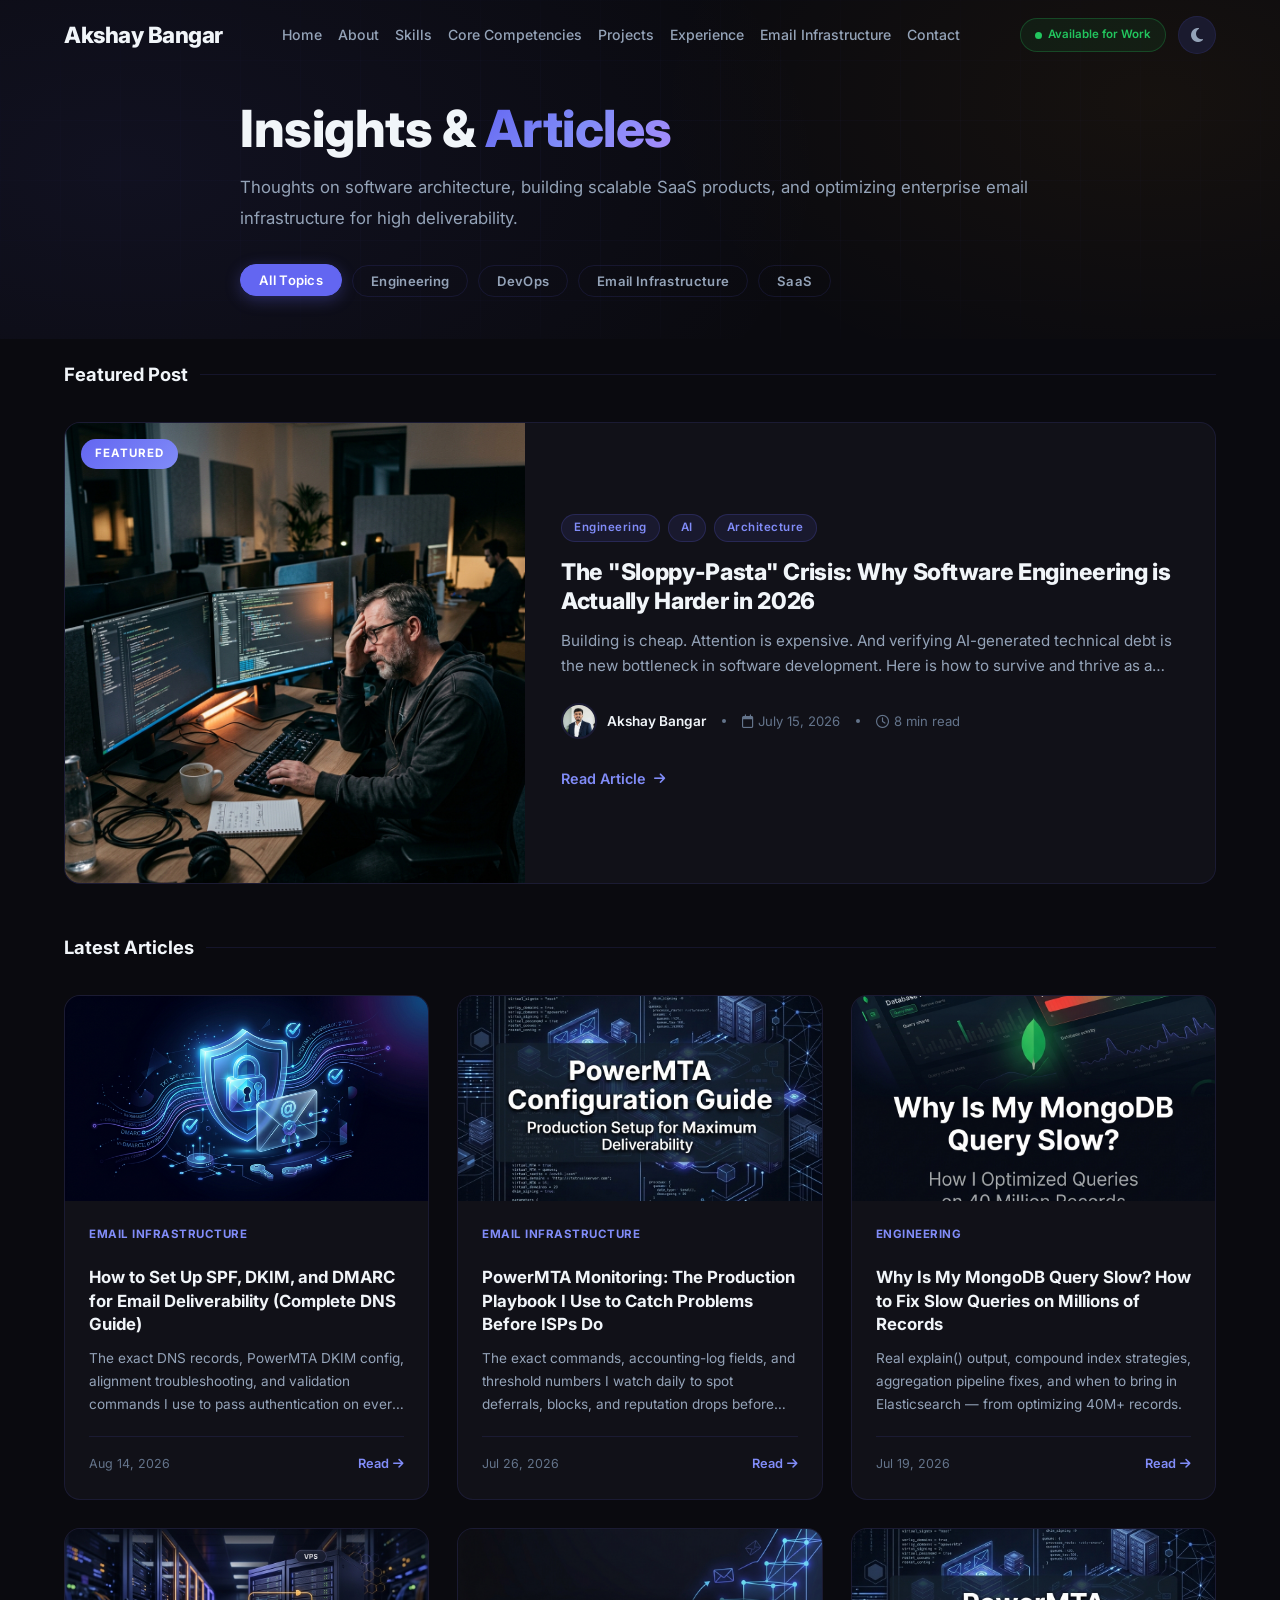
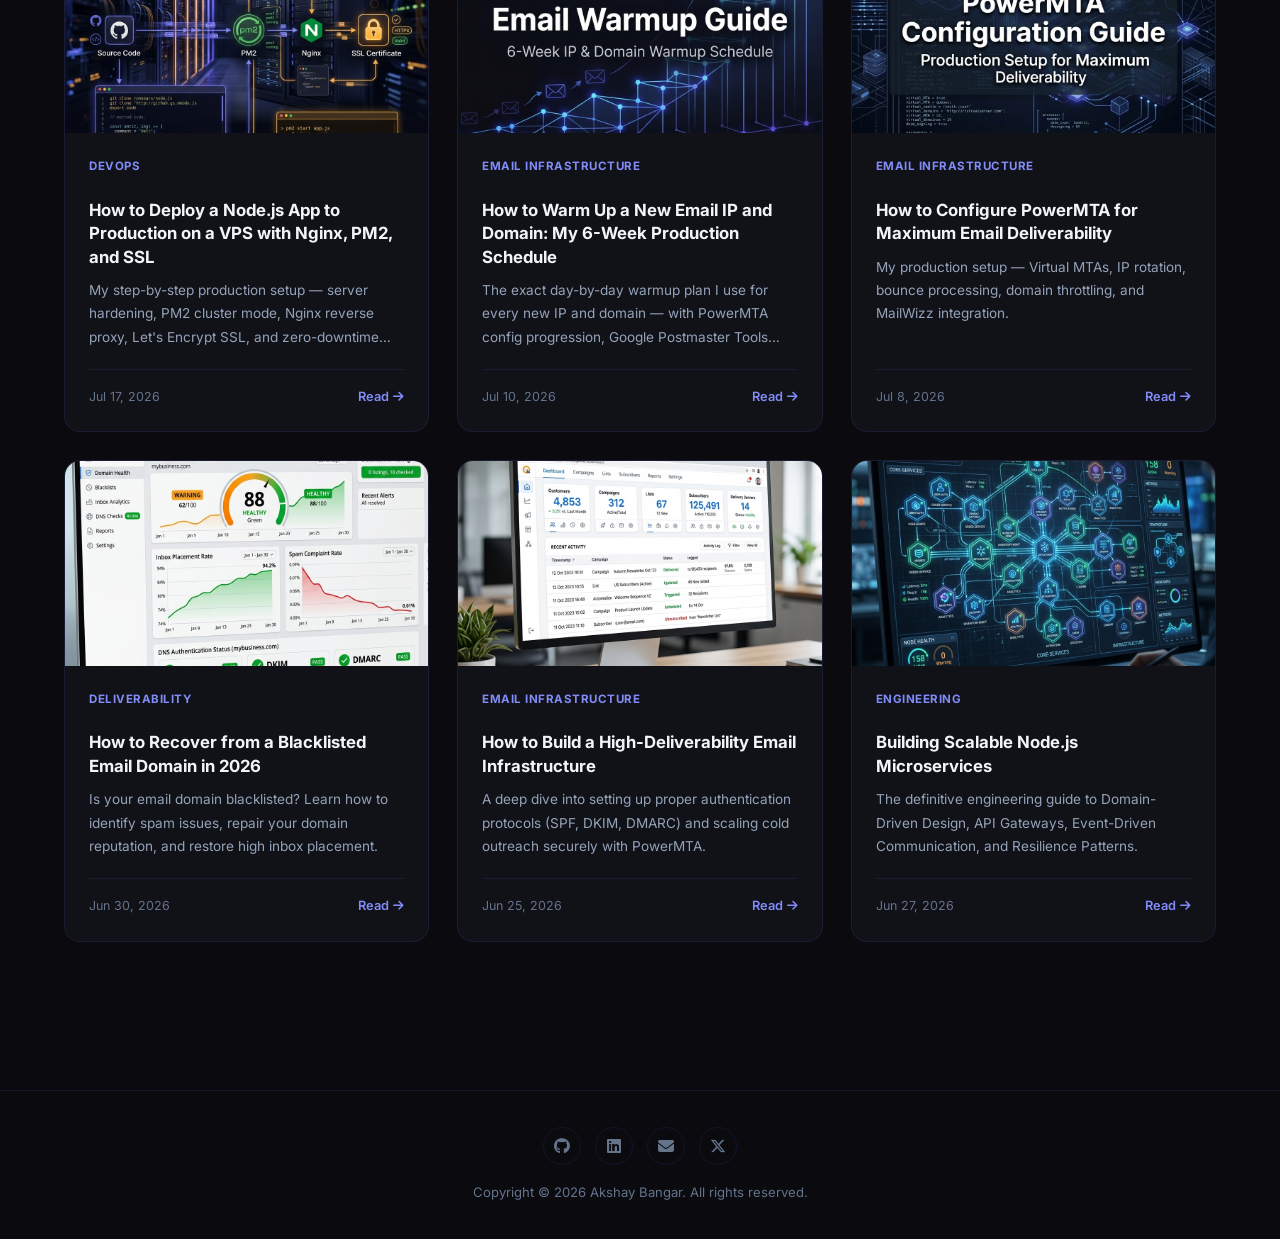
<file: blog/index.html>
<!DOCTYPE html>
<html lang="en" data-theme="dark">
<head>
<meta charset="UTF-8">
<meta name="viewport" content="width=device-width,initial-scale=1">
<title>Blog & Insights | Akshay Bangar</title>
<meta name="description" content="Read articles about software development, backend architecture, SaaS, and cold email infrastructure by Akshay Bangar.">
<meta name="robots" content="index, follow">
<link rel="canonical" href="https://akshaybangarab.github.io/blog/">

<!-- JSON-LD Schema -->
<script type="application/ld+json">
{
  "@context": "https://schema.org",
  "@type": "Blog",
  "@id": "https://akshaybangarab.github.io/blog/",
  "name": "Blog & Insights | Akshay Bangar",
  "url": "https://akshaybangarab.github.io/blog/",
  "description": "Technical articles on software development, backend architecture, SaaS, and cold email infrastructure by Akshay Bangar.",
  "isPartOf": {
    "@type": "WebSite",
    "@id": "https://akshaybangarab.github.io/#website",
    "name": "Akshay Bangar",
    "url": "https://akshaybangarab.github.io/"
  },
  "publisher": {
    "@type": "Person",
    "@id": "https://akshaybangarab.github.io/#person",
    "name": "Akshay Bangar"
  }
}
</script>

<!-- JSON-LD Schema: BreadcrumbList -->
<script type="application/ld+json">
{
  "@context": "https://schema.org",
  "@type": "BreadcrumbList",
  "itemListElement": [
    { "@type": "ListItem", "position": 1, "name": "Home", "item": "https://akshaybangarab.github.io/" },
    { "@type": "ListItem", "position": 2, "name": "Blog", "item": "https://akshaybangarab.github.io/blog/" }
  ]
}
</script>

<!-- Open Graph -->
<meta property="og:type" content="website">
<meta property="og:url" content="https://akshaybangarab.github.io/blog/">
<meta property="og:site_name" content="Akshay Bangar">
<meta property="og:title" content="Blog & Insights | Akshay Bangar">
<meta property="og:description" content="Technical articles on software development, backend architecture, SaaS, and cold email infrastructure by Akshay Bangar.">

<meta name="theme-color" content="#0a0a0f">
<link rel="icon" href="../favicon.svg" type="image/svg+xml">
<link rel="preconnect" href="https://fonts.googleapis.com">
<link rel="preconnect" href="https://fonts.gstatic.com" crossorigin>
<link href="https://fonts.googleapis.com/css2?family=Inter:wght@400;500;600;700;800&family=JetBrains+Mono:wght@400;500&display=swap" rel="stylesheet">
<link rel="stylesheet" href="https://cdnjs.cloudflare.com/ajax/libs/font-awesome/6.6.0/css/all.min.css">
<link rel="stylesheet" href="../css/style.css">
<link rel="stylesheet" href="../css/blog.css">
</head>
<body>

<!-- NAVBAR -->
<nav class="navbar" id="navbar">
<div class="container">
<a href="../index.html" class="nav-logo">Akshay Bangar</a>
<div class="nav-links" id="nav-links">
<button class="nav-close" id="nav-close" aria-label="Close menu">&times;</button>
<a href="../index.html#home">Home</a>
<a href="../index.html#about">About</a>
<a href="../index.html#skills">Skills</a>
<a href="../core-competencies.html">Core Competencies</a>
<a href="../index.html#projects">Projects</a>
<a href="../index.html#experience">Experience</a>
<a href="../email-infrastructure.html">Email Infrastructure</a>
<a href="../index.html#contact">Contact</a>
</div>
<div class="nav-overlay" id="nav-overlay"></div>
<div class="nav-right">
<a href="../index.html#contact" class="hire-badge" style="text-decoration:none">Available for Work</a>
<button class="theme-toggle" id="theme-toggle" aria-label="Toggle theme"><i class="fa-solid fa-moon"></i></button>
<button class="menu-toggle" id="menu-toggle" aria-label="Toggle menu">
<span></span><span></span><span></span>
</button>
</div>
</div>
</nav>

<!-- BLOG HERO -->
<section class="blog-hero">
<div class="blog-hero-grid"></div>
<div class="container">
<div class="blog-hero-content reveal">
<h1 class="blog-hero-title">Insights & <span class="gradient-text">Articles</span></h1>
<p class="blog-hero-desc">Thoughts on software architecture, building scalable SaaS products, and optimizing enterprise email infrastructure for high deliverability.</p>
<div class="blog-filters">
<button class="filter-btn active" data-filter="all">All Topics</button>
<button class="filter-btn" data-filter="engineering">Engineering</button>
<button class="filter-btn" data-filter="devops">DevOps</button>
<button class="filter-btn" data-filter="email">Email Infrastructure</button>
<button class="filter-btn" data-filter="saas">SaaS</button>
</div>
</div>
</div>
</section>

<main class="blog-main">
<div class="container">
<!-- FEATURED POST -->
<div class="blog-section-heading reveal">Featured Post</div>
<a href="sloppy-pasta-software-engineering.html" class="featured-post reveal" data-tags="engineering">
<div class="featured-post-img">
<span class="featured-badge">Featured</span>
<img src="../images/sloppy-pasta-cover.png" alt="Sloppy-Pasta Software Engineering" style="width:100%;height:100%;object-fit:cover;">
</div>
<div class="featured-post-body">
<div class="post-tags"><span class="post-tag">Engineering</span><span class="post-tag">AI</span><span class="post-tag">Architecture</span></div>
<h2 class="featured-post-title">The "Sloppy-Pasta" Crisis: Why Software Engineering is Actually Harder in 2026</h2>
<p class="featured-post-excerpt">Building is cheap. Attention is expensive. And verifying AI-generated technical debt is the new bottleneck in software development. Here is how to survive and thrive as a system architect.</p>
<div class="post-meta">
<div class="post-author-mini">
<img src="../images/akshay-bangar-software-engineer.jpg" alt="Akshay Bangar" class="post-author-avatar">
<span class="post-author-name">Akshay Bangar</span>
</div>
<span class="post-meta-sep"></span>
<span class="post-date"><i class="fa-regular fa-calendar"></i> July 15, 2026</span>
<span class="post-meta-sep"></span>
<span class="post-reading-time"><i class="fa-regular fa-clock"></i> 8 min read</span>
</div>
<span class="post-link-btn">Read Article <i class="fa-solid fa-arrow-right"></i></span>
</div>
</a>

<!-- BLOG GRID -->
<div class="blog-grid-section">
<div class="blog-section-heading reveal" style="transition-delay:0.1s">Latest Articles</div>
<div id="no-results" class="no-results" style="display:none">
<i class="fa-solid fa-ghost"></i>
<p>No articles found for this topic yet.</p>
</div>
<div class="blog-grid">
<a href="spf-dkim-dmarc-setup-guide.html" class="blog-card reveal" data-tags="email deliverability" style="transition-delay:0.05s">
<div class="blog-card-img">
<img src="../images/spf-dkim-dmarc-cover.jpg" alt="SPF DKIM DMARC Email Authentication Setup Guide" style="width:100%;height:100%;object-fit:cover;">
</div>
<div class="blog-card-body">
<span class="blog-preview-tag">Email Infrastructure</span>
<h3 class="blog-card-title">How to Set Up SPF, DKIM, and DMARC for Email Deliverability (Complete DNS Guide)</h3>
<p class="blog-card-excerpt">The exact DNS records, PowerMTA DKIM config, alignment troubleshooting, and validation commands I use to pass authentication on every domain.</p>
<div class="blog-card-footer">
<span class="blog-card-date">Aug 14, 2026</span>
<span class="blog-card-readmore">Read <i class="fa-solid fa-arrow-right" style="font-size:0.75rem"></i></span>
</div>
</div>
</a>
<a href="powermta-monitoring-guide.html" class="blog-card reveal" data-tags="email deliverability" style="transition-delay:0.05s">
<div class="blog-card-img">
<img src="../images/powermta-config-cover.png" alt="PowerMTA Monitoring Playbook" style="width:100%;height:100%;object-fit:cover;">
</div>
<div class="blog-card-body">
<span class="blog-preview-tag">Email Infrastructure</span>
<h3 class="blog-card-title">PowerMTA Monitoring: The Production Playbook I Use to Catch Problems Before ISPs Do</h3>
<p class="blog-card-excerpt">The exact commands, accounting-log fields, and threshold numbers I watch daily to spot deferrals, blocks, and reputation drops before they cause blacklisting.</p>
<div class="blog-card-footer">
<span class="blog-card-date">Jul 26, 2026</span>
<span class="blog-card-readmore">Read <i class="fa-solid fa-arrow-right" style="font-size:0.75rem"></i></span>
</div>
</div>
</a>
<a href="mongodb-query-optimization-guide.html" class="blog-card reveal" data-tags="engineering devops" style="transition-delay:0.05s">
<div class="blog-card-img">
<img src="../images/mongodb-optimization-cover.png" alt="MongoDB Query Optimization Guide" style="width:100%;height:100%;object-fit:cover;">
</div>
<div class="blog-card-body">
<span class="blog-preview-tag">Engineering</span>
<h3 class="blog-card-title">Why Is My MongoDB Query Slow? How to Fix Slow Queries on Millions of Records</h3>
<p class="blog-card-excerpt">Real explain() output, compound index strategies, aggregation pipeline fixes, and when to bring in Elasticsearch — from optimizing 40M+ records.</p>
<div class="blog-card-footer">
<span class="blog-card-date">Jul 19, 2026</span>
<span class="blog-card-readmore">Read <i class="fa-solid fa-arrow-right" style="font-size:0.75rem"></i></span>
</div>
</div>
</a>
<a href="nodejs-vps-deployment-guide.html" class="blog-card reveal" data-tags="engineering devops" style="transition-delay:0.1s">
<div class="blog-card-img">
<img src="../images/nodejs-vps-deploy-cover.png" alt="Node.js VPS Production Deployment" style="width:100%;height:100%;object-fit:cover;">
</div>
<div class="blog-card-body">
<span class="blog-preview-tag">DevOps</span>
<h3 class="blog-card-title">How to Deploy a Node.js App to Production on a VPS with Nginx, PM2, and SSL</h3>
<p class="blog-card-excerpt">My step-by-step production setup — server hardening, PM2 cluster mode, Nginx reverse proxy, Let's Encrypt SSL, and zero-downtime deployments.</p>
<div class="blog-card-footer">
<span class="blog-card-date">Jul 17, 2026</span>
<span class="blog-card-readmore">Read <i class="fa-solid fa-arrow-right" style="font-size:0.75rem"></i></span>
</div>
</div>
</a>
<a href="email-warmup-guide.html" class="blog-card reveal" data-tags="email deliverability" style="transition-delay:0.1s">
<div class="blog-card-img">
<img src="../images/email-warmup-cover.png" alt="Email IP and Domain Warmup Guide" style="width:100%;height:100%;object-fit:cover;">
</div>
<div class="blog-card-body">
<span class="blog-preview-tag">Email Infrastructure</span>
<h3 class="blog-card-title">How to Warm Up a New Email IP and Domain: My 6-Week Production Schedule</h3>
<p class="blog-card-excerpt">The exact day-by-day warmup plan I use for every new IP and domain — with PowerMTA config progression, Google Postmaster Tools monitoring, per-ISP throttling, and more.</p>
<div class="blog-card-footer">
<span class="blog-card-date">Jul 10, 2026</span>
<span class="blog-card-readmore">Read <i class="fa-solid fa-arrow-right" style="font-size:0.75rem"></i></span>
</div>
</div>
</a>
<a href="powermta-configuration-guide.html" class="blog-card reveal" data-tags="email deliverability" style="transition-delay:0.1s">
<div class="blog-card-img">
<img src="../images/powermta-config-cover.png" alt="PowerMTA Configuration Guide" style="width:100%;height:100%;object-fit:cover;">
</div>
<div class="blog-card-body">
<span class="blog-preview-tag">Email Infrastructure</span>
<h3 class="blog-card-title">How to Configure PowerMTA for Maximum Email Deliverability</h3>
<p class="blog-card-excerpt">My production setup — Virtual MTAs, IP rotation, bounce processing, domain throttling, and MailWizz integration.</p>
<div class="blog-card-footer">
<span class="blog-card-date">Jul 8, 2026</span>
<span class="blog-card-readmore">Read <i class="fa-solid fa-arrow-right" style="font-size:0.75rem"></i></span>
</div>
</div>
</a>

<a href="domain-blacklist-recovery.html" class="blog-card reveal" data-tags="email deliverability" style="transition-delay:0.15s">
<div class="blog-card-img">
<img src="../images/blacklist-recovery-cover.png" alt="Email Blacklist Recovery" style="width:100%;height:100%;object-fit:cover;">
</div>
<div class="blog-card-body">
<span class="blog-preview-tag">Deliverability</span>
<h3 class="blog-card-title">How to Recover from a Blacklisted Email Domain in 2026</h3>
<p class="blog-card-excerpt">Is your email domain blacklisted? Learn how to identify spam issues, repair your domain reputation, and restore high inbox placement.</p>
<div class="blog-card-footer">
<span class="blog-card-date">Jun 30, 2026</span>
<span class="blog-card-readmore">Read <i class="fa-solid fa-arrow-right" style="font-size:0.75rem"></i></span>
</div>
</div>
</a>

<a href="email-marketing-guide.html" class="blog-card reveal" data-tags="email saas" style="transition-delay:0.2s">
<div class="blog-card-img">
<img src="../images/email-infrastructure-cover.png" alt="Email Marketing Dashboard" style="width:100%;height:100%;object-fit:cover;">
</div>
<div class="blog-card-body">
<span class="blog-preview-tag">Email Infrastructure</span>
<h3 class="blog-card-title">How to Build a High-Deliverability Email Infrastructure</h3>
<p class="blog-card-excerpt">A deep dive into setting up proper authentication protocols (SPF, DKIM, DMARC) and scaling cold outreach securely with PowerMTA.</p>
<div class="blog-card-footer">
<span class="blog-card-date">Jun 25, 2026</span>
<span class="blog-card-readmore">Read <i class="fa-solid fa-arrow-right" style="font-size:0.75rem"></i></span>
</div>
</div>
</a>
<a href="scalable-nodejs-microservices.html" class="blog-card reveal" data-tags="engineering" style="transition-delay:0.25s">
<div class="blog-card-img">
<img src="../images/nodejs-microservices-cover.png" alt="Node.js Microservices Architecture" style="width:100%;height:100%;object-fit:cover;">
</div>
<div class="blog-card-body">
<span class="blog-preview-tag">Engineering</span>
<h3 class="blog-card-title">Building Scalable Node.js Microservices</h3>
<p class="blog-card-excerpt">The definitive engineering guide to Domain-Driven Design, API Gateways, Event-Driven Communication, and Resilience Patterns.</p>
<div class="blog-card-footer">
<span class="blog-card-date">Jun 27, 2026</span>
<span class="blog-card-readmore">Read <i class="fa-solid fa-arrow-right" style="font-size:0.75rem"></i></span>
</div>
</div>
</a>
</div>
<div class="blog-pagination" id="blog-pagination" style="display:none;"></div>
</div>

</div>
</main>

<!-- FOOTER -->
<footer class="footer" style="margin-top:0">
<div class="container">
<div class="footer-social">
<a href="https://github.com/AkshayBangarAB" target="_blank" rel="noopener" aria-label="GitHub"><i class="fa-brands fa-github"></i></a>
<a href="https://www.linkedin.com/in/akshaybangarab/" target="_blank" rel="noopener" aria-label="LinkedIn"><i class="fa-brands fa-linkedin"></i></a>
<a href="mailto:akshayab027@gmail.com" aria-label="Email"><i class="fa-solid fa-envelope"></i></a>
<a href="https://x.com/akshaybangarab" target="_blank" rel="noopener" aria-label="Twitter/X"><i class="fa-brands fa-x-twitter"></i></a>
</div>
<p>Copyright &copy; 2026 Akshay Bangar. All rights reserved.</p>
</div>
</footer>

<button class="back-to-top" aria-label="Back to top">↑</button>

<script src="../js/blog.js"></script>
</body>
</html>
</file>
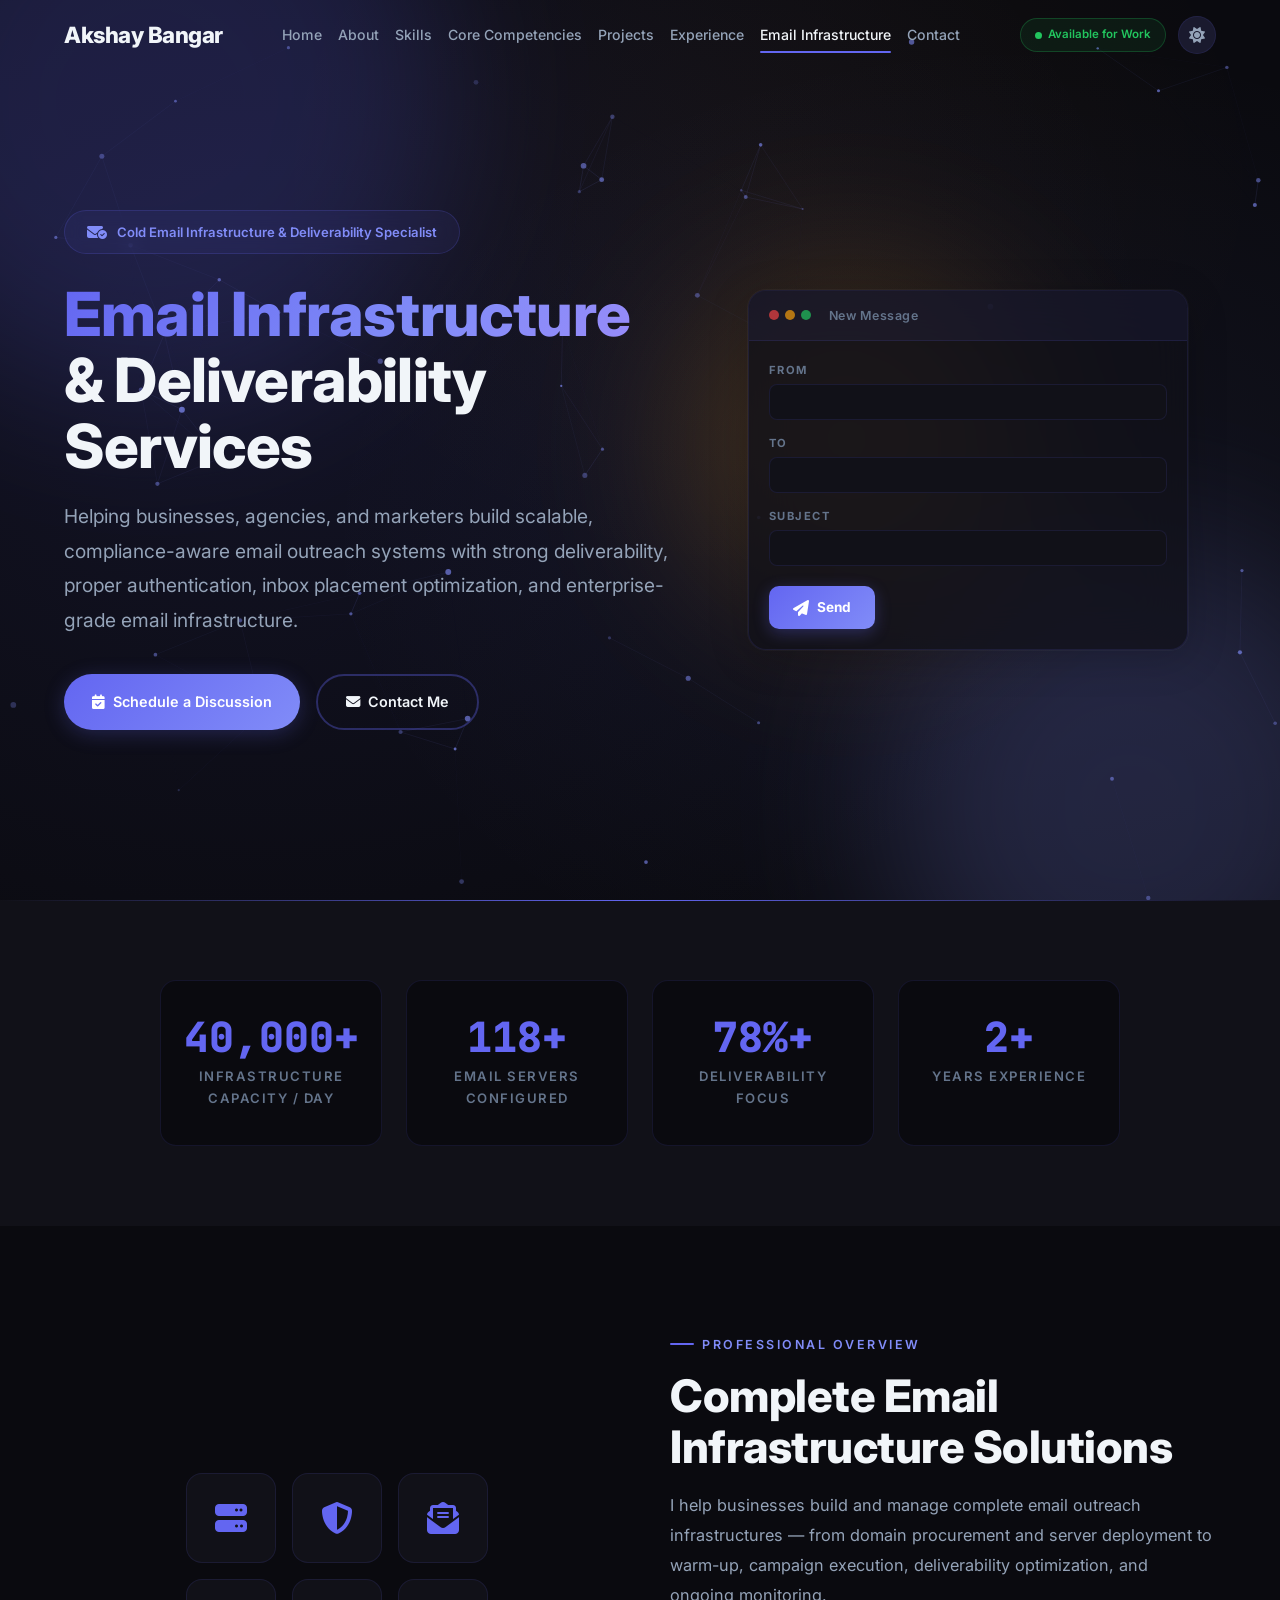
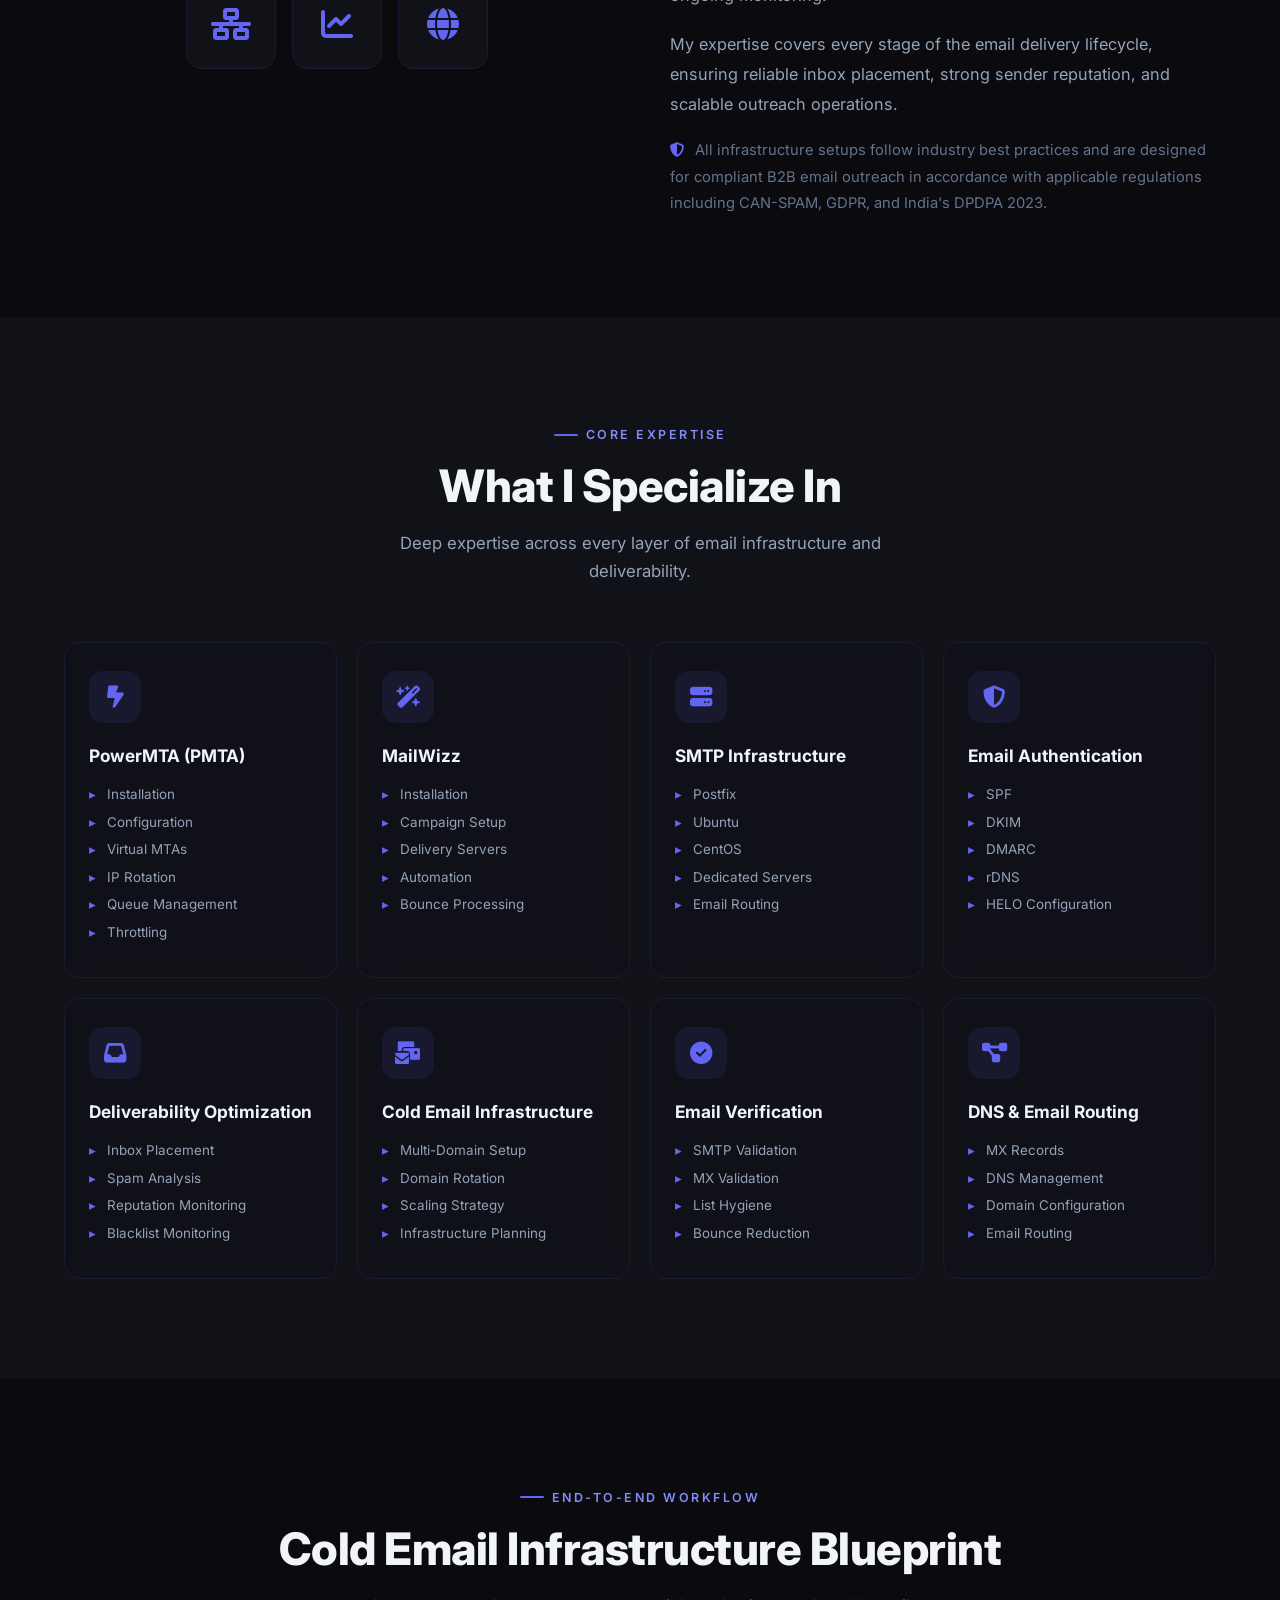
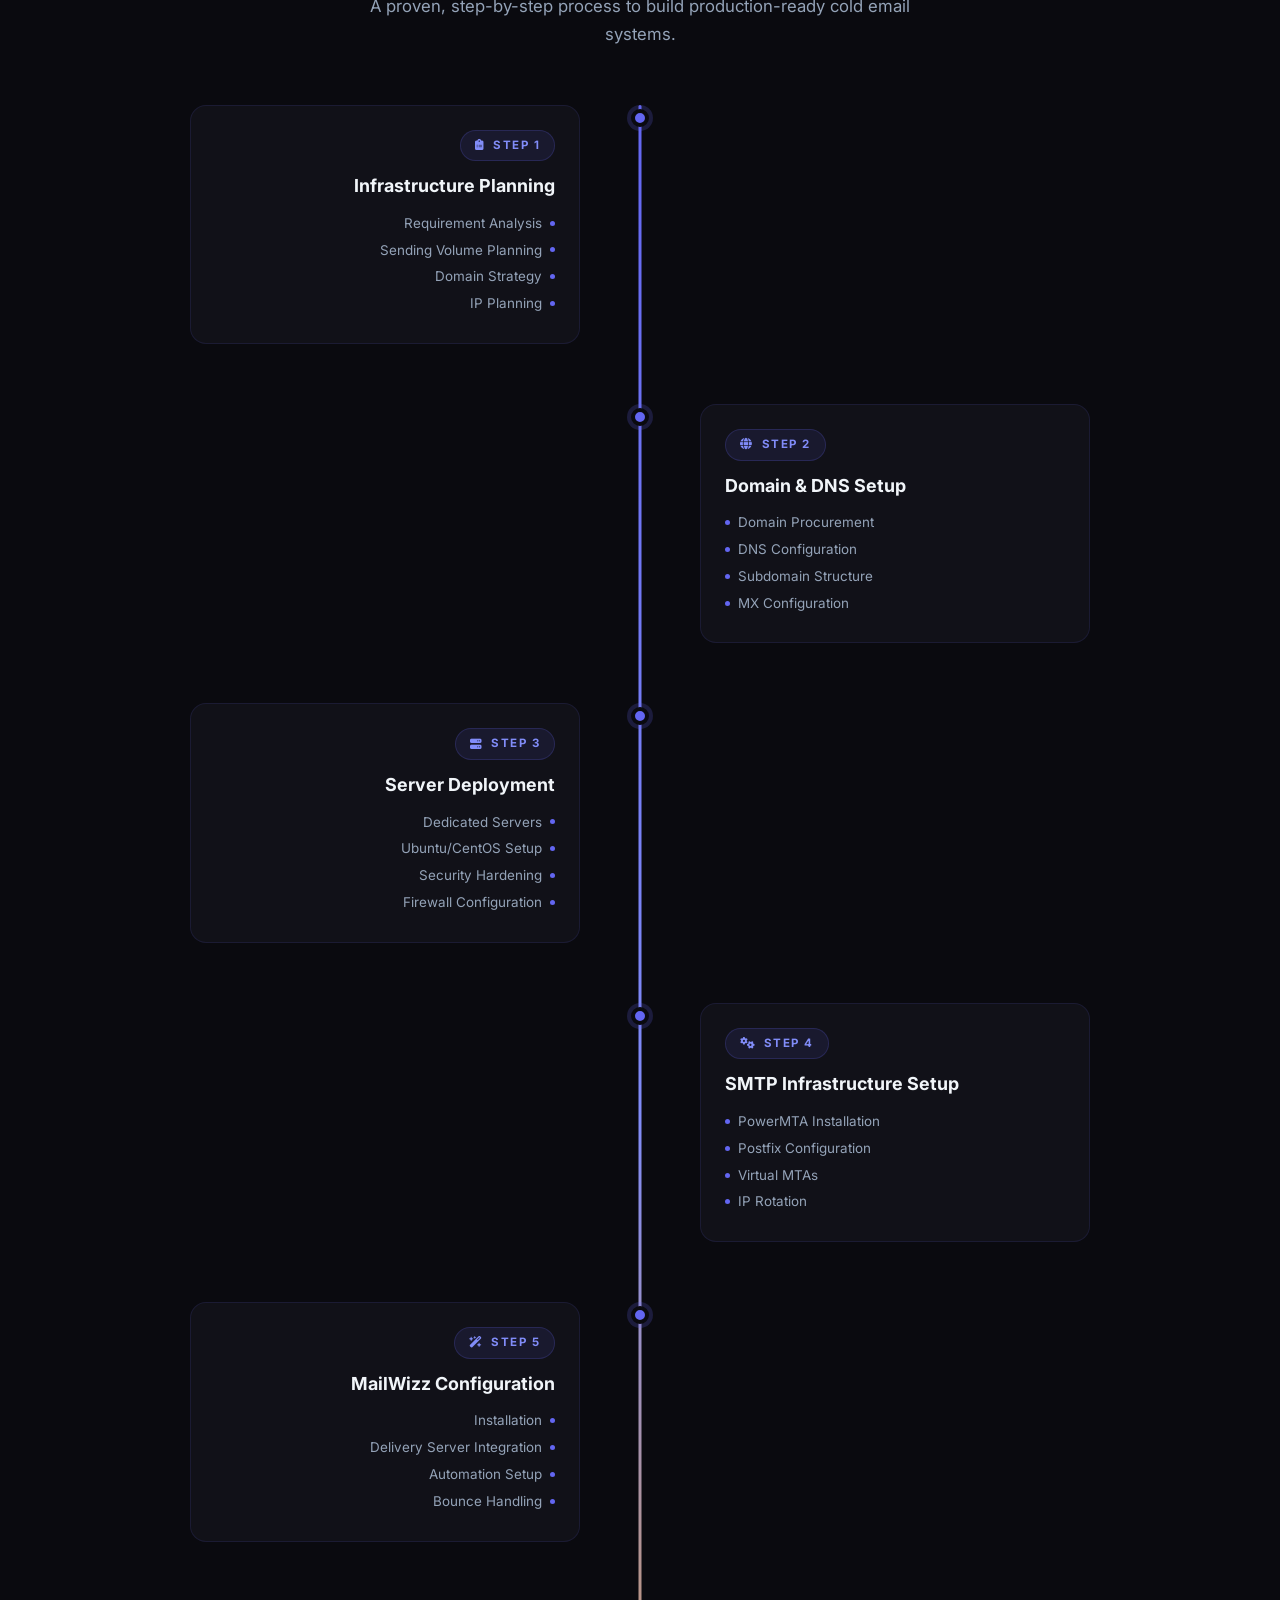
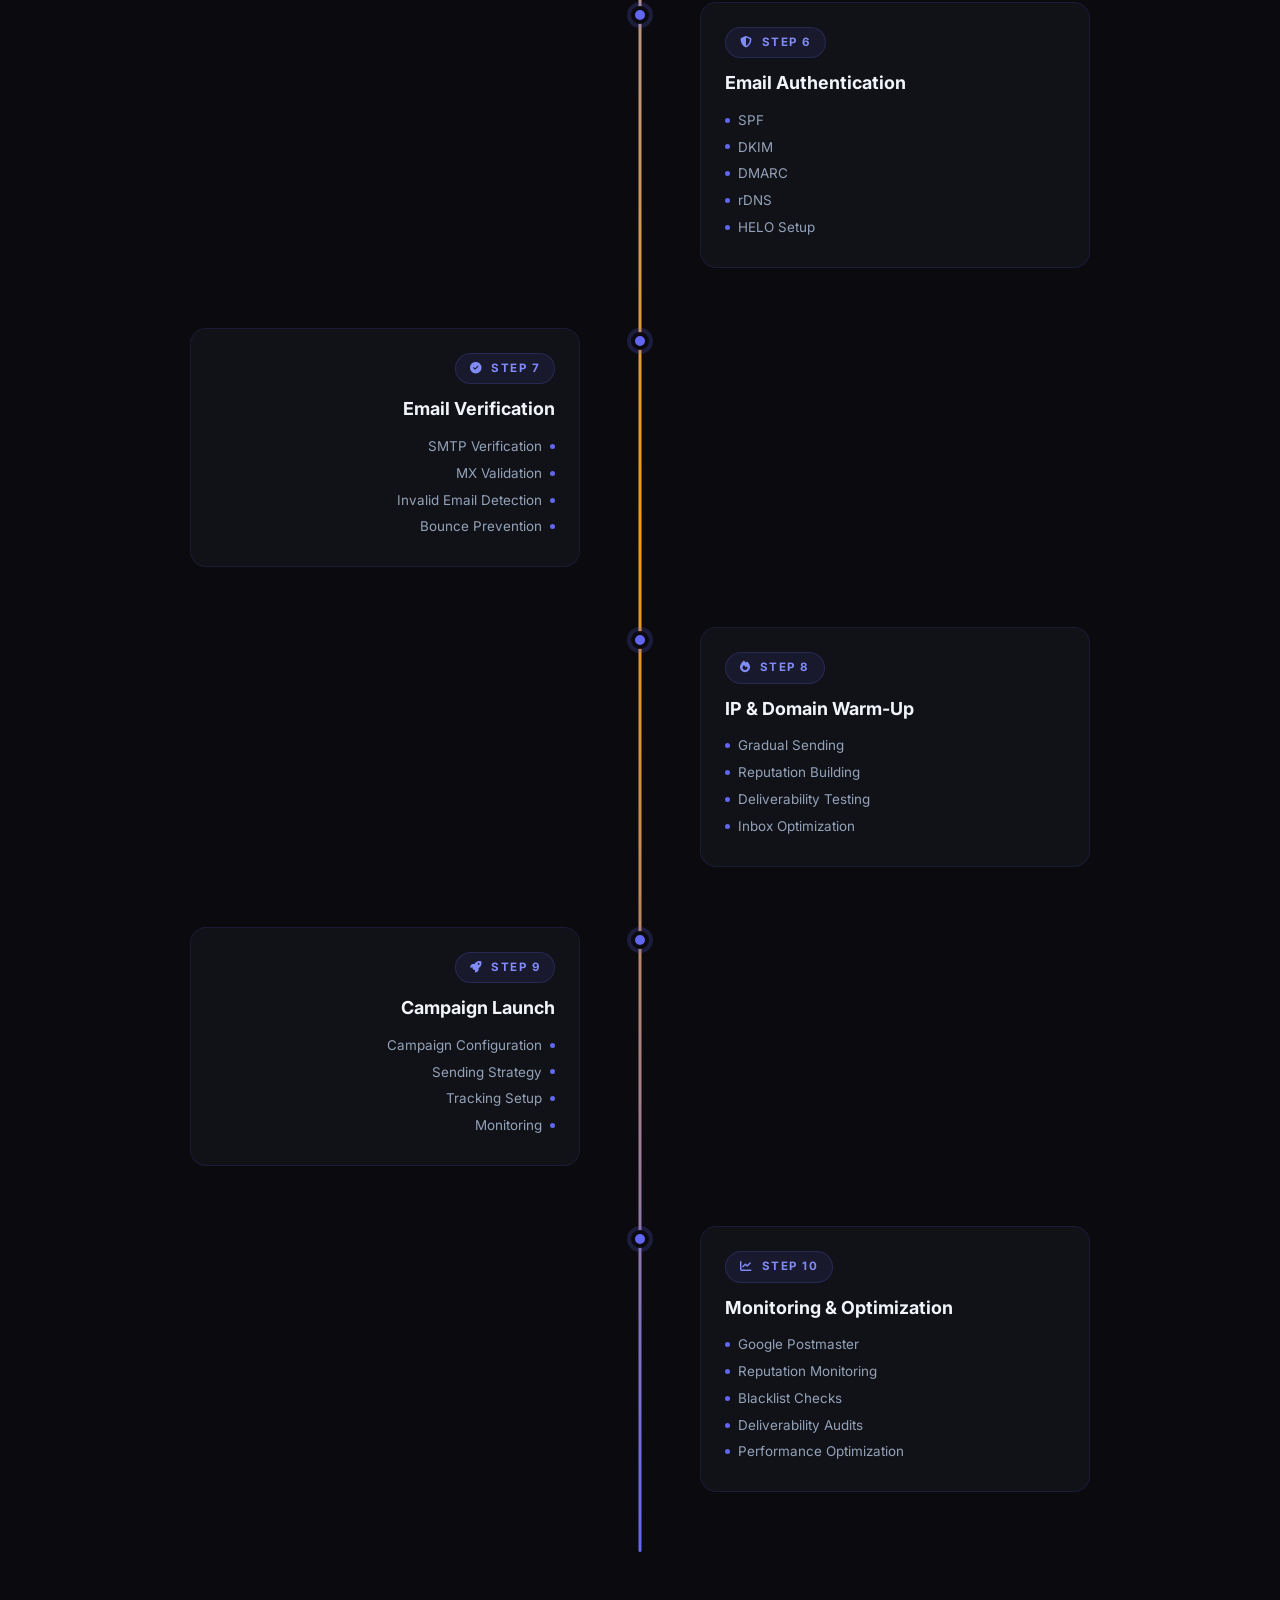
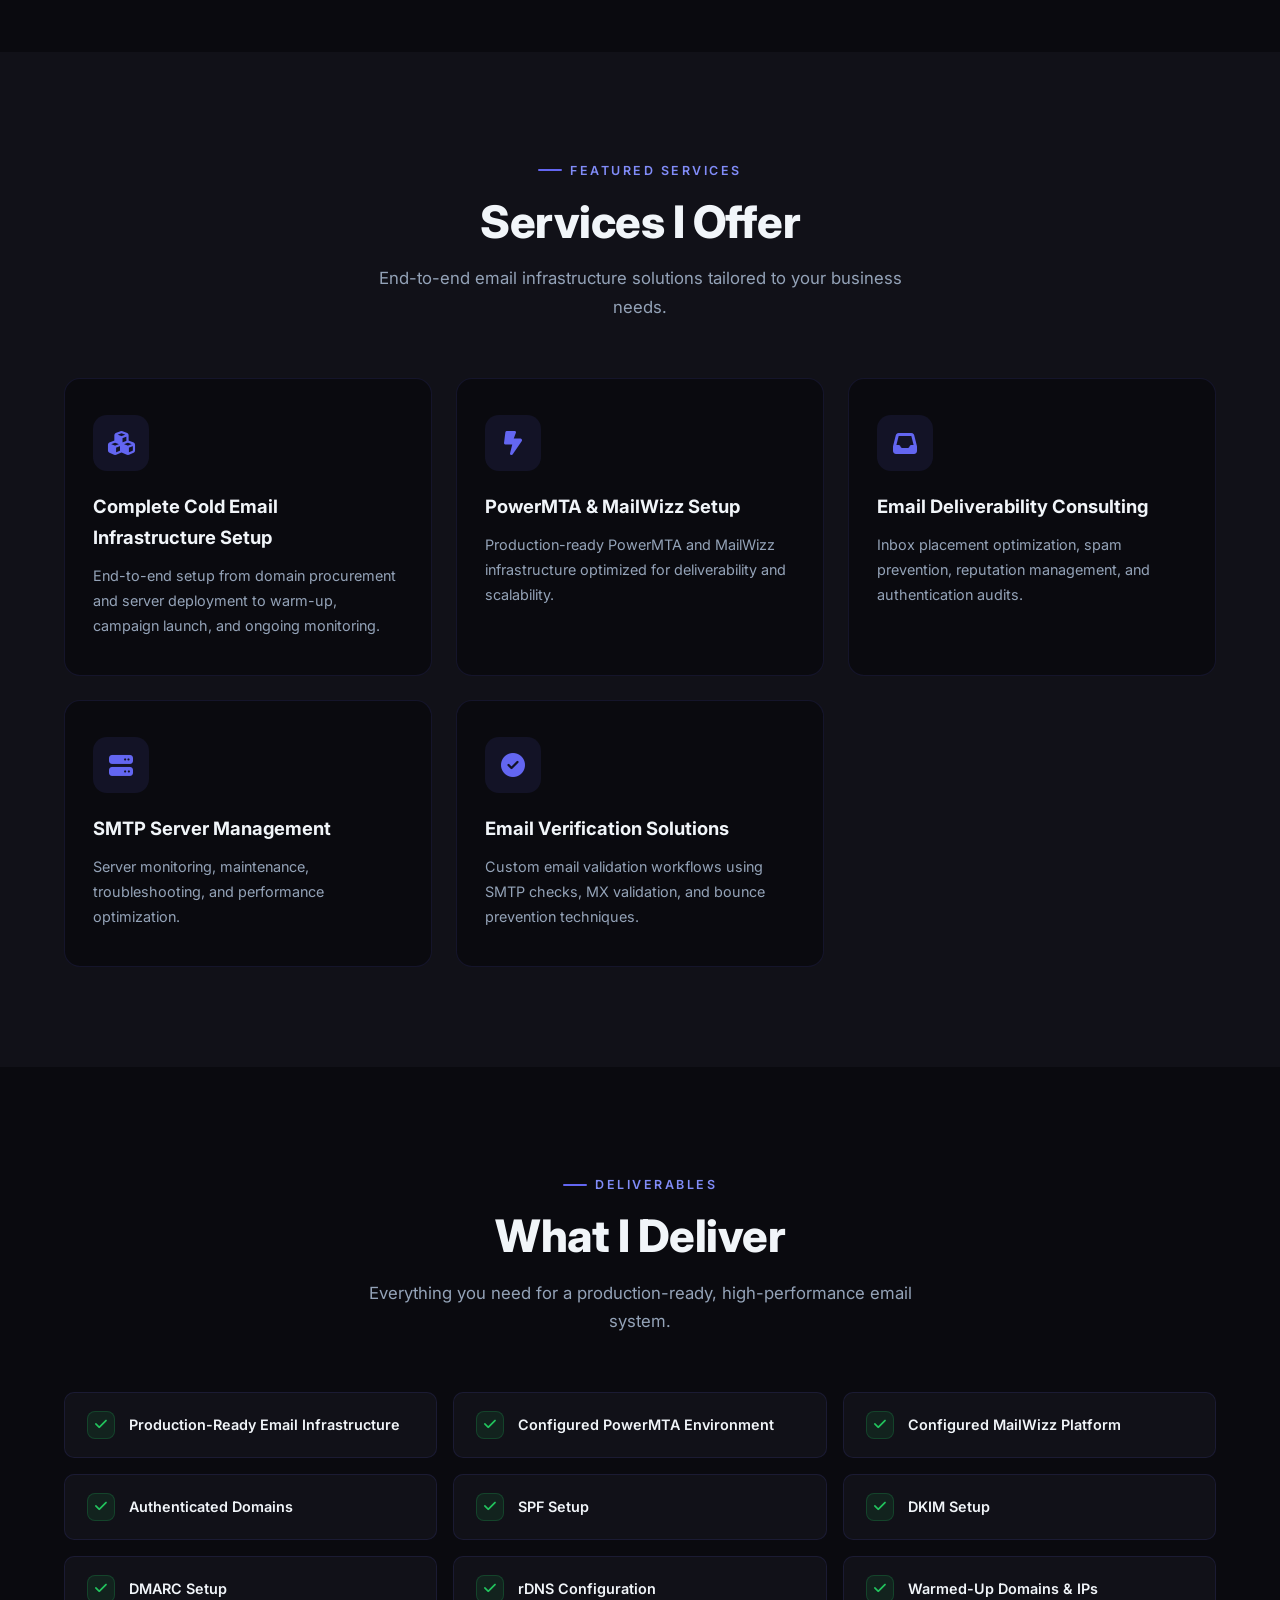
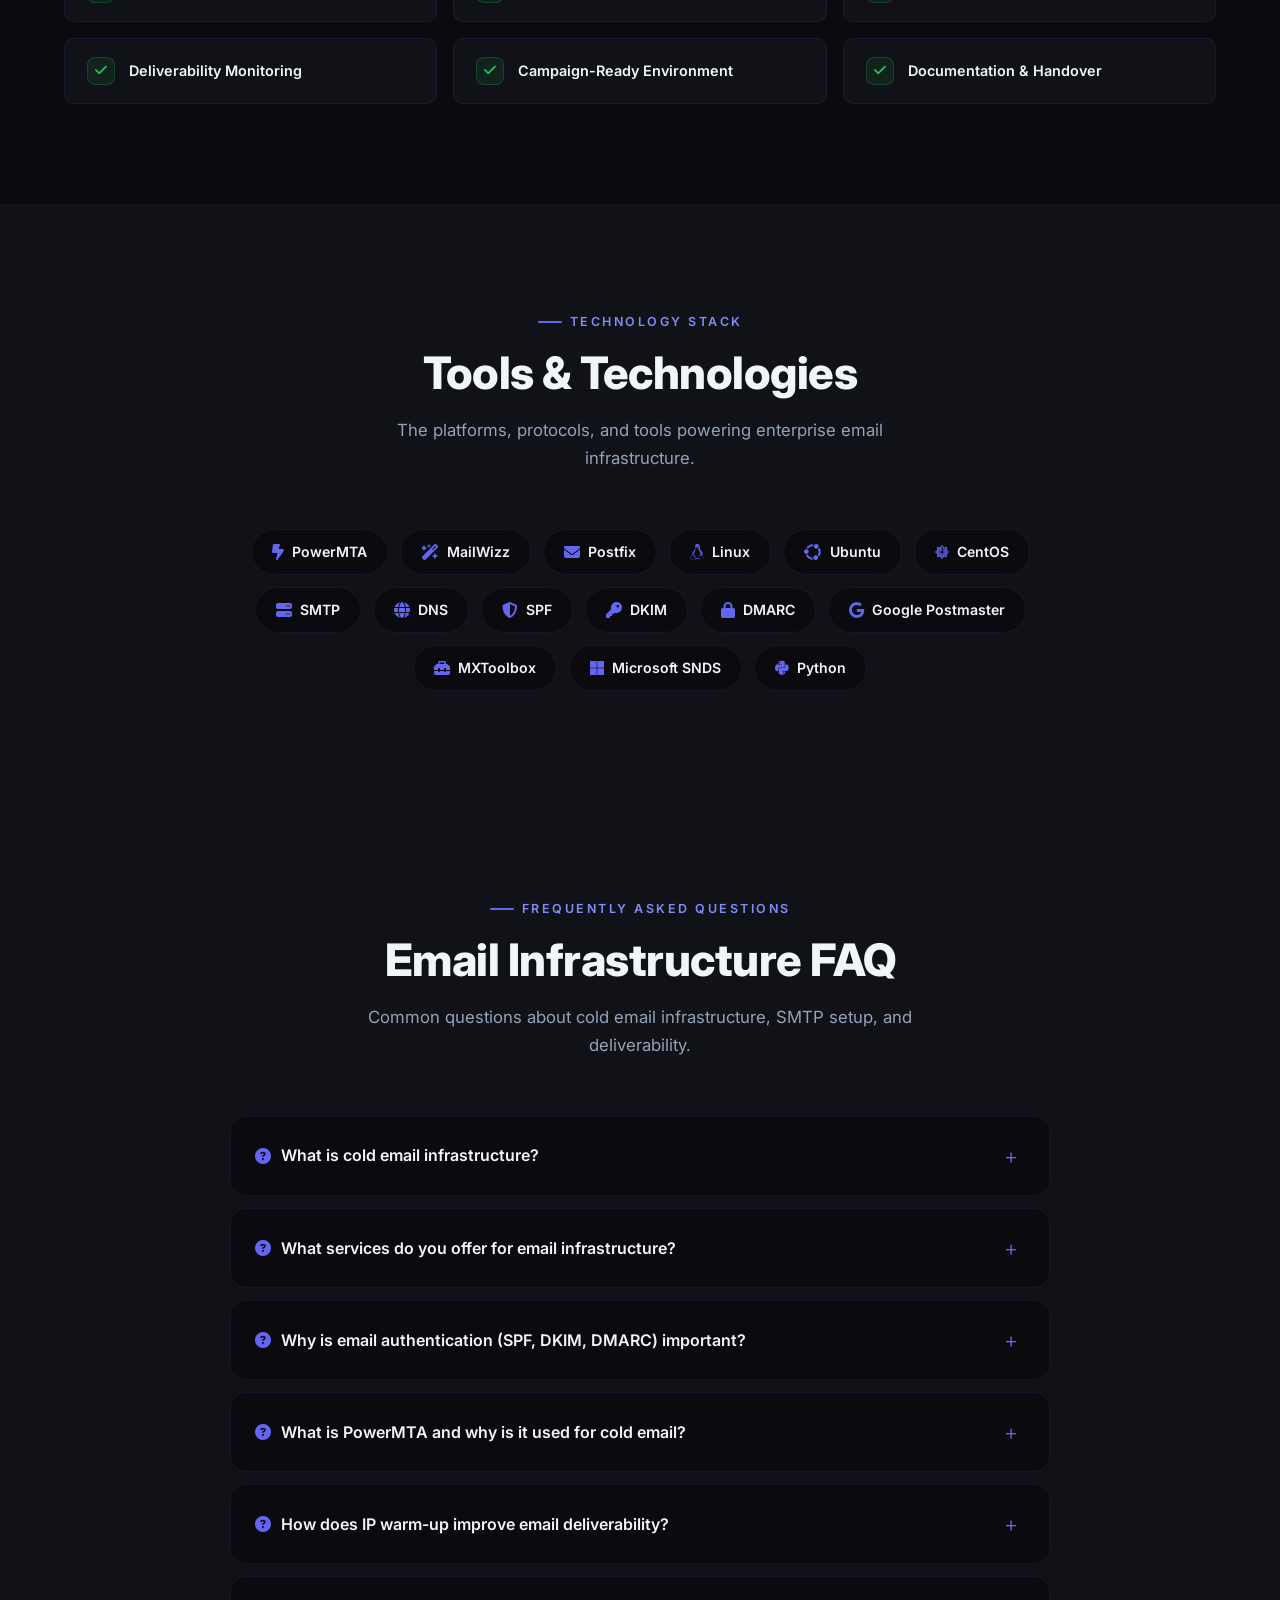
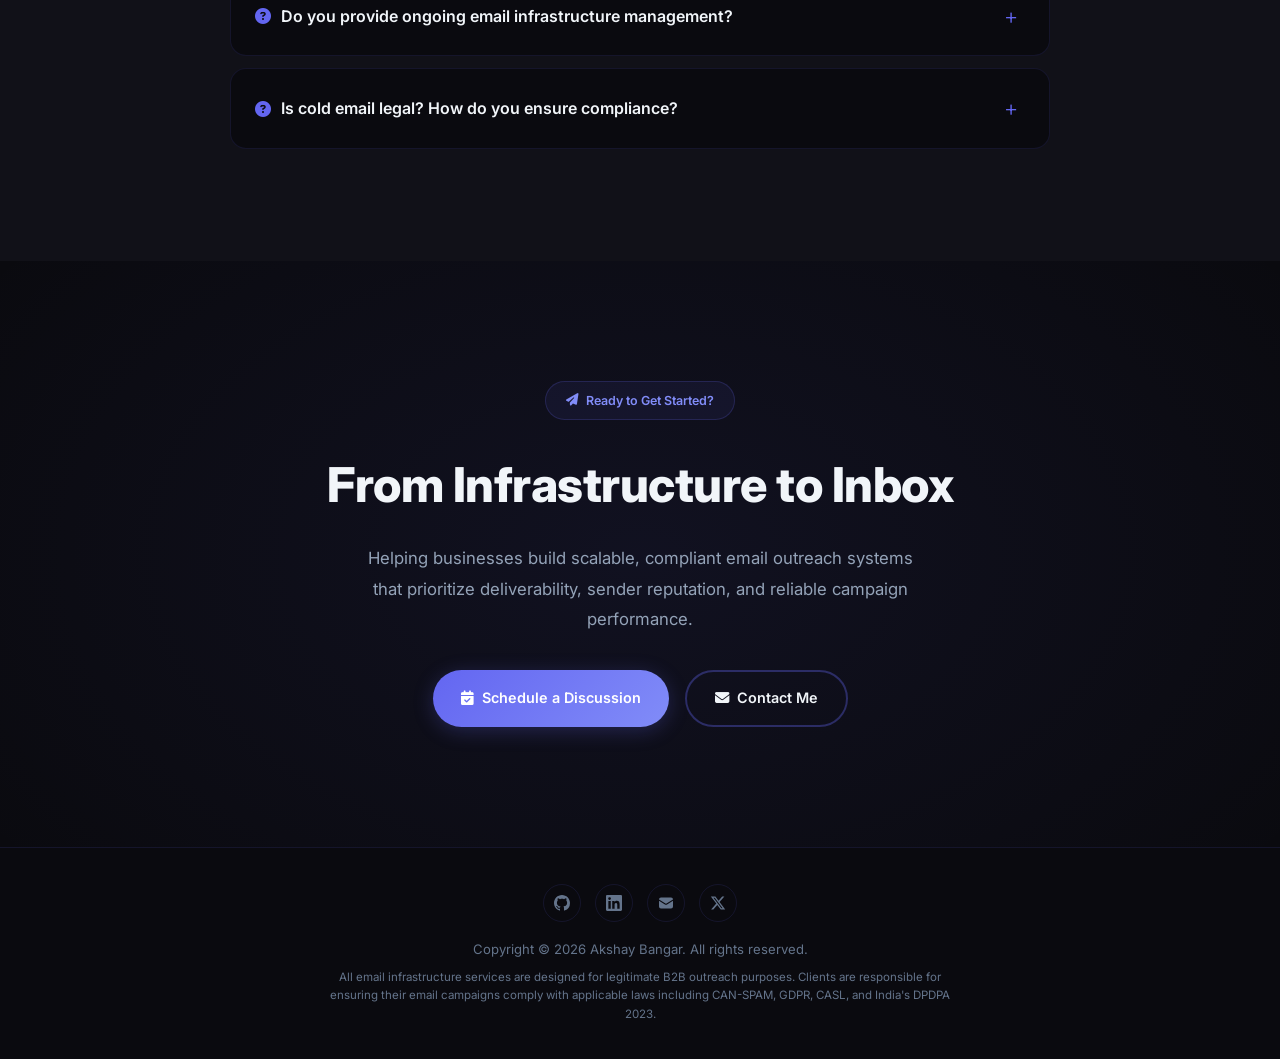
<file: email-infrastructure.html>
<!DOCTYPE html>
<html lang="en" data-theme="dark">
<head>
<meta charset="UTF-8">
<meta name="viewport" content="width=device-width,initial-scale=1">

<!-- Primary SEO Meta Tags -->
<title>Email Infrastructure & Cold Email Deliverability Services | SMTP Setup, PowerMTA, MailWizz | Akshay Bangar</title>
<meta name="description" content="Hire Akshay Bangar for complete cold email infrastructure setup — SMTP server deployment, PowerMTA & MailWizz configuration, email authentication (SPF, DKIM, DMARC), IP warm-up, inbox placement optimization, bulk email sending, and email deliverability consulting. Serving businesses, agencies & marketers worldwide.">
<meta name="keywords" content="email infrastructure, cold email infrastructure, SMTP setup, PowerMTA configuration, MailWizz setup, email deliverability specialist, SPF DKIM DMARC, IP warm-up, inbox placement, Akshay Bangar">
<meta name="author" content="Akshay Bangar">
<meta name="robots" content="index, follow, max-snippet:-1, max-image-preview:large, max-video-preview:-1">
<meta name="googlebot" content="index, follow">
<link rel="canonical" href="https://akshaybangarab.github.io/email-infrastructure.html">

<!-- Open Graph / Facebook -->
<meta property="og:type" content="website">
<meta property="og:url" content="https://akshaybangarab.github.io/email-infrastructure.html">
<meta property="og:site_name" content="Email Infrastructure & Deliverability Specialist">
<meta property="og:title" content="Email Infrastructure & Cold Email Deliverability Services | Akshay Bangar">
<meta property="og:description" content="Complete cold email infrastructure setup — SMTP server deployment, PowerMTA & MailWizz configuration, SPF/DKIM/DMARC authentication, IP warm-up, inbox placement optimization, and deliverability consulting for businesses worldwide.">
<meta property="og:image" content="https://akshaybangarab.github.io/images/email-infrastructure-og.png">
<meta property="og:image:alt" content="Email Infrastructure & Deliverability Specialist">
<meta property="og:image:width" content="1200">
<meta property="og:image:height" content="630">
<meta property="og:locale" content="en_US">

<!-- Twitter -->
<meta name="twitter:card" content="summary_large_image">
<meta name="twitter:title" content="Email Infrastructure & Cold Email Deliverability Services | Akshay Bangar">
<meta name="twitter:description" content="Hire an expert for SMTP setup, PowerMTA, MailWizz, cold email infrastructure, email authentication, deliverability optimization & inbox placement.">
<meta name="twitter:image" content="https://akshaybangarab.github.io/images/email-infrastructure-og.png">
<meta name="twitter:image:alt" content="Email Infrastructure Specialist">

<!-- JSON-LD: ProfessionalService Schema -->
<script type="application/ld+json">
{
  "@context": "https://schema.org",
  "@type": "ProfessionalService",
  "name": "Akshay Bangar — Email Infrastructure & Deliverability Services",
  "url": "https://akshaybangarab.github.io/email-infrastructure.html",
  "logo": "https://akshaybangarab.github.io/images/akshay-bangar-software-engineer.jpg",
  "image": "https://akshaybangarab.github.io/images/email-infrastructure-og.png",
  "description": "Complete cold email infrastructure setup including SMTP server deployment, PowerMTA & MailWizz configuration, email authentication (SPF, DKIM, DMARC), IP warm-up, deliverability optimization, campaign launch, and ongoing monitoring.",
  "priceRange": "$$",
  "areaServed": {
    "@type": "Place",
    "name": "Worldwide"
  },
  "provider": {
    "@type": "Person",
    "@id": "https://akshaybangarab.github.io/#person",
    "name": "Akshay Bangar",
    "url": "https://akshaybangarab.github.io/"
  },
  "hasOfferCatalog": {
    "@type": "OfferCatalog",
    "name": "Email Infrastructure Services",
    "itemListElement": [
      {
        "@type": "Offer",
        "itemOffered": {
          "@type": "Service",
          "name": "Complete Cold Email Infrastructure Setup",
          "description": "End-to-end setup from domain procurement and server deployment to warm-up, campaign launch, and ongoing monitoring."
        }
      },
      {
        "@type": "Offer",
        "itemOffered": {
          "@type": "Service",
          "name": "PowerMTA & MailWizz Setup",
          "description": "Production-ready PowerMTA and MailWizz infrastructure optimized for deliverability and scalability."
        }
      },
      {
        "@type": "Offer",
        "itemOffered": {
          "@type": "Service",
          "name": "Email Deliverability Consulting",
          "description": "Inbox placement optimization, spam prevention, reputation management, and authentication audits."
        }
      },
      {
        "@type": "Offer",
        "itemOffered": {
          "@type": "Service",
          "name": "SMTP Server Management",
          "description": "Server monitoring, maintenance, troubleshooting, and performance optimization for email servers."
        }
      },
      {
        "@type": "Offer",
        "itemOffered": {
          "@type": "Service",
          "name": "Email Verification Solutions",
          "description": "Custom email validation workflows using SMTP checks, MX validation, and bounce prevention techniques."
        }
      }
    ]
  },
  "knowsAbout": [
    "Email Infrastructure",
    "Cold Email Systems",
    "SMTP Server Setup",
    "PowerMTA",
    "MailWizz",
    "Email Deliverability",
    "SPF",
    "DKIM",
    "DMARC",
    "IP Warm-up",
    "Inbox Placement",
    "Email Authentication",
    "Postfix",
    "DNS Configuration",
    "Bulk Email Sending",
    "Email Campaign Management"
  ],
  "isPartOf": {
    "@type": "WebSite",
    "@id": "https://akshaybangarab.github.io/#website",
    "name": "Akshay Bangar",
    "url": "https://akshaybangarab.github.io/"
  }
}
</script>

<!-- JSON-LD: FAQPage Schema (Rich Snippets) -->
<script type="application/ld+json">
{
  "@context": "https://schema.org",
  "@type": "FAQPage",
  "mainEntity": [
    {
      "@type": "Question",
      "name": "What is cold email infrastructure?",
      "acceptedAnswer": {
        "@type": "Answer",
        "text": "Cold email infrastructure is a complete system for sending outreach emails at scale. It includes dedicated servers, SMTP software like PowerMTA, email management platforms like MailWizz, proper DNS and authentication setup (SPF, DKIM, DMARC), IP warm-up, and deliverability monitoring to ensure emails land in the inbox."
      }
    },
    {
      "@type": "Question",
      "name": "What services does Akshay Bangar offer for email infrastructure?",
      "acceptedAnswer": {
        "@type": "Answer",
        "text": "Akshay Bangar provides end-to-end email infrastructure services including SMTP server deployment, PowerMTA & MailWizz configuration, domain and DNS setup, email authentication (SPF, DKIM, DMARC, rDNS), IP and domain warm-up, email verification, deliverability optimization, campaign setup, and ongoing monitoring."
      }
    },
    {
      "@type": "Question",
      "name": "Why is email authentication (SPF, DKIM, DMARC) important?",
      "acceptedAnswer": {
        "@type": "Answer",
        "text": "Email authentication protocols like SPF, DKIM, and DMARC verify that emails are sent from authorized servers, prevent spoofing, and build sender reputation. Proper authentication is critical for inbox placement, avoiding spam filters, and maintaining a strong sender reputation for cold email campaigns."
      }
    },
    {
      "@type": "Question",
      "name": "What is PowerMTA and why is it used for cold email?",
      "acceptedAnswer": {
        "@type": "Answer",
        "text": "PowerMTA (PMTA) is an enterprise-grade SMTP server software designed for high-volume email delivery. It supports virtual MTAs, IP rotation, queue management, and advanced throttling — making it ideal for cold email infrastructure where deliverability, scalability, and sender reputation management are critical."
      }
    },
    {
      "@type": "Question",
      "name": "How does IP warm-up improve email deliverability?",
      "acceptedAnswer": {
        "@type": "Answer",
        "text": "IP warm-up is the process of gradually increasing email sending volume on a new IP address to build a positive sender reputation with mailbox providers like Gmail, Outlook, and Yahoo. It prevents emails from being flagged as spam and helps achieve consistent inbox placement over time."
      }
    },
    {
      "@type": "Question",
      "name": "Is cold email legal? How do you ensure compliance?",
      "acceptedAnswer": {
        "@type": "Answer",
        "text": "Yes, B2B cold email outreach is legal when done in compliance with applicable regulations. All infrastructure setups include proper unsubscribe mechanisms, accurate sender identification, and follow best practices aligned with CAN-SPAM (US), GDPR (EU), and India's Digital Personal Data Protection Act (DPDPA) 2023. The focus is exclusively on legitimate B2B outreach — not spam."
      }
    }
  ]
}
</script>

<!-- JSON-LD: BreadcrumbList Schema -->
<script type="application/ld+json">
{
  "@context": "https://schema.org",
  "@type": "BreadcrumbList",
  "itemListElement": [
    {
      "@type": "ListItem",
      "position": 1,
      "name": "Home",
      "item": "https://akshaybangarab.github.io/"
    },
    {
      "@type": "ListItem",
      "position": 2,
      "name": "Email Infrastructure & Deliverability Services",
      "item": "https://akshaybangarab.github.io/email-infrastructure.html"
    }
  ]
}
</script>

<meta name="theme-color" content="#0a0a0f">
<link rel="icon" href="favicon.svg" type="image/svg+xml">
<link rel="preconnect" href="https://fonts.googleapis.com">
<link rel="preconnect" href="https://fonts.gstatic.com" crossorigin>
<link href="https://fonts.googleapis.com/css2?family=Inter:wght@400;500;600;700;800&family=JetBrains+Mono:wght@400;500&display=swap" rel="stylesheet">
<link rel="stylesheet" href="https://cdnjs.cloudflare.com/ajax/libs/font-awesome/6.6.0/css/all.min.css">
<link rel="stylesheet" href="css/style.css">
<link rel="stylesheet" href="css/email-infrastructure.css">
<link rel="stylesheet" href="css/email-hero-animation.css">
</head>
<body>

<!-- NAVBAR -->
<nav class="navbar" id="navbar">
<div class="container">
<a href="index.html" class="nav-logo">Akshay Bangar</a>
<div class="nav-links" id="nav-links">
<button class="nav-close" id="nav-close" aria-label="Close menu">&times;</button>
<a href="index.html#home">Home</a>
<a href="index.html#about">About</a>
<a href="index.html#skills">Skills</a>
<a href="core-competencies.html">Core Competencies</a>
<a href="index.html#projects">Projects</a>
<a href="index.html#experience">Experience</a>
<a href="email-infrastructure.html" class="active">Email Infrastructure</a>
<a href="index.html#contact">Contact</a>
</div>
<div class="nav-overlay" id="nav-overlay"></div>
<div class="nav-right">
<span class="hire-badge">Available for Work</span>
<button class="theme-toggle" id="theme-toggle" aria-label="Toggle theme"><i class="fa-solid fa-moon"></i></button>
<button class="menu-toggle" id="menu-toggle" aria-label="Toggle menu">
<span></span><span></span><span></span>
</button>
</div>
</div>
</nav>

<!-- ==================== HERO ==================== -->
<section class="ei-hero" id="ei-hero">
<div class="ei-hero-orb ei-hero-orb--1"></div>
<div class="ei-hero-orb ei-hero-orb--2"></div>
<div class="ei-hero-orb ei-hero-orb--3"></div>
<canvas class="ei-network-canvas" id="ei-network-canvas"></canvas>
<div class="container">
<div class="ei-hero-content reveal">
<div class="ei-hero-badge"><i class="fa-solid fa-envelope-circle-check"></i> Cold Email Infrastructure & Deliverability Specialist</div>
<h1><span class="gradient-text">Email Infrastructure</span> &amp; Deliverability Services</h1>
<p class="ei-hero-subtitle">Helping businesses, agencies, and marketers build scalable, compliance-aware email outreach systems with strong deliverability, proper authentication, inbox placement optimization, and enterprise-grade email infrastructure.</p>
<div class="ei-hero-btns">
<a href="mailto:akshayab027@gmail.com?subject=Email%20Infrastructure%20Discussion" class="btn btn-primary" id="ei-cta-schedule"><i class="fa-solid fa-calendar-check"></i> Schedule a Discussion</a>
<a href="index.html#contact" class="btn btn-outline" id="ei-cta-contact"><i class="fa-solid fa-envelope"></i> Contact Me</a>
</div>
</div>

<!-- ===== HERO ANIMATION ===== -->
<div class="ei-hero-animation" id="ei-hero-animation">
<div class="eha-stage" id="eha-stage">

<!-- STEP 1: Email Compose -->
<div class="eha-step" data-step="1">
<div class="eha-compose">
<div class="eha-compose-header">
<div class="eha-compose-dots"><span></span><span></span><span></span></div>
<span class="eha-compose-title">New Message</span>
</div>
<div class="eha-compose-body">
<div class="eha-compose-field">
<div class="eha-compose-label">From</div>
<div class="eha-compose-value" id="eha-from-val"></div>
</div>
<div class="eha-compose-field">
<div class="eha-compose-label">To</div>
<div class="eha-compose-value" id="eha-to-val"></div>
</div>
<div class="eha-compose-field">
<div class="eha-compose-label">Subject</div>
<div class="eha-compose-value subject-val" id="eha-subj-val"></div>
</div>
<div class="eha-send-btn"><i class="fa-solid fa-paper-plane eha-send-icon"></i> Send</div>
</div>
</div>
</div>

<!-- STEP 2: Infrastructure Flow -->
<div class="eha-step" data-step="2">
<div class="eha-infra">
<div class="eha-infra-node" data-node="domain">
<div class="eha-infra-node-icon"><i class="fa-solid fa-globe"></i></div>
<span class="eha-infra-node-label">Domain</span>
<span class="eha-infra-node-check"><i class="fa-solid fa-check"></i></span>
</div>
<div class="eha-infra-line"></div>
<div class="eha-infra-node" data-node="dns">
<div class="eha-infra-node-icon"><i class="fa-solid fa-diagram-project"></i></div>
<span class="eha-infra-node-label">DNS</span>
<span class="eha-infra-node-check"><i class="fa-solid fa-check"></i></span>
</div>
<div class="eha-infra-line"></div>
<div class="eha-infra-node" data-node="auth">
<div class="eha-infra-node-icon"><i class="fa-solid fa-shield-halved"></i></div>
<span class="eha-infra-node-label">SPF / DKIM / DMARC</span>
<span class="eha-infra-node-check"><i class="fa-solid fa-check"></i></span>
</div>
<div class="eha-infra-line"></div>
<div class="eha-infra-node" data-node="pmta">
<div class="eha-infra-node-icon"><i class="fa-solid fa-bolt-lightning"></i></div>
<span class="eha-infra-node-label">PowerMTA</span>
<span class="eha-infra-node-check"><i class="fa-solid fa-check"></i></span>
</div>
<div class="eha-infra-line"></div>
<div class="eha-infra-node" data-node="mailwizz">
<div class="eha-infra-node-icon"><i class="fa-solid fa-wand-magic-sparkles"></i></div>
<span class="eha-infra-node-label">MailWizz</span>
<span class="eha-infra-node-check"><i class="fa-solid fa-check"></i></span>
</div>
<div class="eha-infra-line"></div>
<div class="eha-infra-node" data-node="smtp">
<div class="eha-infra-node-icon"><i class="fa-solid fa-server"></i></div>
<span class="eha-infra-node-label">SMTP Delivery</span>
<span class="eha-infra-node-check"><i class="fa-solid fa-check"></i></span>
</div>
<div class="eha-infra-line"></div>
<div class="eha-infra-node" data-node="inbox">
<div class="eha-infra-node-icon"><i class="fa-solid fa-inbox"></i></div>
<span class="eha-infra-node-label">Inbox</span>
<span class="eha-infra-node-check"><i class="fa-solid fa-check"></i></span>
</div>
</div>
</div>

<!-- STEP 3: Inbox UI -->
<div class="eha-step" data-step="3">
<div class="eha-inbox">
<div class="eha-inbox-header">
<div class="eha-inbox-icon"><i class="fa-solid fa-inbox"></i></div>
<span class="eha-inbox-title">Inbox</span>
<span class="eha-inbox-count">4 new</span>
</div>
<div class="eha-inbox-search">
<i class="fa-solid fa-magnifying-glass"></i>
<span>Search mail</span>
</div>
<div class="eha-inbox-list">
<!-- New incoming email (animated) -->
<div class="eha-inbox-row new-email">
<div class="eha-inbox-avatar av-blue">PC</div>
<div class="eha-inbox-content">
<div class="eha-inbox-sender">prospect@company.com</div>
<div class="eha-inbox-subject">Interested in Your Email Infrastructure Services</div>
</div>
<div class="eha-inbox-meta">
<span class="eha-inbox-time">now</span>
<span class="eha-inbox-status"><i class="fa-solid fa-check-circle"></i> Delivered</span>
</div>
</div>
<!-- Existing emails -->
<div class="eha-inbox-row">
<div class="eha-inbox-avatar av-green">JD</div>
<div class="eha-inbox-content">
<div class="eha-inbox-sender">john@startup.io</div>
<div class="eha-inbox-subject">Re: SMTP Setup Quote</div>
</div>
<div class="eha-inbox-meta">
<span class="eha-inbox-time">2h</span>
</div>
</div>
<div class="eha-inbox-row">
<div class="eha-inbox-avatar av-orange">MT</div>
<div class="eha-inbox-content">
<div class="eha-inbox-sender">maria@agency.co</div>
<div class="eha-inbox-subject">Domain Warm-Up Progress</div>
</div>
<div class="eha-inbox-meta">
<span class="eha-inbox-time">5h</span>
</div>
</div>
<div class="eha-inbox-row">
<div class="eha-inbox-avatar av-purple">SL</div>
<div class="eha-inbox-content">
<div class="eha-inbox-sender">sam@enterprise.com</div>
<div class="eha-inbox-subject">PowerMTA Config Review</div>
</div>
<div class="eha-inbox-meta">
<span class="eha-inbox-time">1d</span>
</div>
</div>
</div>
</div>

<!-- Cursor element (used in step 4, positioned within step 3's inbox) -->
<div class="eha-cursor">
<svg viewBox="0 0 24 24" fill="none" xmlns="http://www.w3.org/2000/svg">
<path d="M5.5 3.21V20.8c0 .45.54.67.85.35l4.86-4.86h6.06c.45 0 .67-.54.35-.85L5.85 3.56a.5.5 0 00-.35-.35z" fill="#fff" stroke="#0f172a" stroke-width="1.2"/>
</svg>
</div>
</div>

<!-- STEP 5: Email Open View -->
<div class="eha-step" data-step="5">
<div class="eha-email-open">
<div class="eha-email-open-header">
<div class="eha-email-open-subject">Interested in Your Email Infrastructure Services</div>
<div class="eha-email-open-meta">
<div class="eha-email-open-avatar">PC</div>
<div>
<div class="eha-email-open-from">prospect@company.com</div>
<div class="eha-email-open-to">to: akshay@business.com</div>
</div>
</div>
</div>
<div class="eha-email-open-body">
<p class="greeting">Hi Akshay,</p>
<p>We came across your Email Infrastructure &amp; Deliverability services.</p>
<p>We're looking for help with PowerMTA setup, MailWizz configuration, domain warm-up, and inbox placement optimization.</p>
<p>Your expertise seems like a great fit.</p>
<p>Could you please share more details about your services and availability?</p>
<p>Looking forward to hearing from you.</p>
<p class="signature">
<span class="sig-name">Best Regards,</span><br>
Marketing Team
</p>
</div>
</div>
</div>

<!-- STEP 6: Success Badge -->
<div class="eha-step" data-step="6">
<div class="eha-success">
<div class="eha-success-badge">
<span class="eha-success-check"><i class="fa-solid fa-check"></i></span>
</div>
<div class="eha-success-title">
<span class="check-text">✓</span> Inbox Placement Successful
</div>
<div class="eha-success-metrics">
<div class="eha-success-metric">
<div class="eha-success-metric-icon delivered"><i class="fa-solid fa-envelope-circle-check"></i></div>
<span class="eha-success-metric-text">Email Delivered</span>
</div>
<div class="eha-success-metric">
<div class="eha-success-metric-icon opened"><i class="fa-solid fa-envelope-open-text"></i></div>
<span class="eha-success-metric-text">Email Opened</span>
</div>
<div class="eha-success-metric">
<div class="eha-success-metric-icon lead"><i class="fa-solid fa-user-plus"></i></div>
<span class="eha-success-metric-text">Lead Generated</span>
</div>
</div>
</div>
</div>

</div><!-- /eha-stage -->
</div><!-- /ei-hero-animation -->

</div>
</section>

<!-- ==================== STATISTICS ==================== -->
<section class="ei-stats" id="ei-stats">
<div class="container">
<div class="ei-stats-grid">
<div class="ei-stat-card reveal">
<div class="ei-stat-number" data-count="50000" data-suffix="+" data-prefix="">0</div>
<div class="ei-stat-label">Infrastructure Capacity / Day</div>
</div>
<div class="ei-stat-card reveal" style="transition-delay:.1s">
<div class="ei-stat-number" data-count="150" data-suffix="+">0</div>
<div class="ei-stat-label">Email Servers Configured</div>
</div>
<div class="ei-stat-card reveal" style="transition-delay:.2s">
<div class="ei-stat-number" data-count="99" data-suffix="%+">0</div>
<div class="ei-stat-label">Deliverability Focus</div>
</div>
<div class="ei-stat-card reveal" style="transition-delay:.3s">
<div class="ei-stat-number" data-count="2" data-suffix="+">0</div>
<div class="ei-stat-label">Years Experience</div>
</div>
</div>
</div>
</section>

<!-- ==================== PROFESSIONAL OVERVIEW ==================== -->
<section class="section" id="ei-overview">
<div class="container">
<div class="ei-overview-inner">
<div class="ei-overview-visual reveal">
<div class="ei-overview-icon-grid">
<div class="ei-ov-icon"><i class="fa-solid fa-server"></i></div>
<div class="ei-ov-icon"><i class="fa-solid fa-shield-halved"></i></div>
<div class="ei-ov-icon"><i class="fa-solid fa-envelope-open-text"></i></div>
<div class="ei-ov-icon"><i class="fa-solid fa-network-wired"></i></div>
<div class="ei-ov-icon"><i class="fa-solid fa-chart-line"></i></div>
<div class="ei-ov-icon"><i class="fa-solid fa-globe"></i></div>
</div>
</div>
<div class="reveal">
<span class="section-label">Professional Overview</span>
<h2 class="section-title">Complete Email Infrastructure Solutions</h2>
<p style="font-size:1.02rem;line-height:1.85;margin-bottom:18px">I help businesses build and manage complete email outreach infrastructures — from domain procurement and server deployment to warm-up, campaign execution, deliverability optimization, and ongoing monitoring.</p>
<p style="font-size:1.02rem;line-height:1.85;margin-bottom:18px">My expertise covers every stage of the email delivery lifecycle, ensuring reliable inbox placement, strong sender reputation, and scalable outreach operations.</p>
<p style="font-size:.92rem;line-height:1.8;color:var(--text-muted);margin-top:4px"><i class="fa-solid fa-shield-halved" style="color:var(--accent);margin-right:6px"></i> All infrastructure setups follow industry best practices and are designed for compliant B2B email outreach in accordance with applicable regulations including CAN-SPAM, GDPR, and India's DPDPA 2023.</p>
</div>
</div>
</div>
</section>

<!-- ==================== CORE EXPERTISE ==================== -->
<section class="ei-expertise" id="ei-expertise">
<div class="container">
<div class="ei-section-header reveal">
<span class="section-label" style="justify-content:center">Core Expertise</span>
<h2 class="section-title">What I Specialize In</h2>
<p class="section-subtitle">Deep expertise across every layer of email infrastructure and deliverability.</p>
</div>
<div class="ei-expertise-grid">

<div class="ei-expertise-card reveal">
<div class="ei-expertise-icon"><i class="fa-solid fa-bolt-lightning"></i></div>
<div class="ei-expertise-title">PowerMTA (PMTA)</div>
<ul class="ei-expertise-list">
<li>Installation</li>
<li>Configuration</li>
<li>Virtual MTAs</li>
<li>IP Rotation</li>
<li>Queue Management</li>
<li>Throttling</li>
</ul>
</div>

<div class="ei-expertise-card reveal" style="transition-delay:.05s">
<div class="ei-expertise-icon"><i class="fa-solid fa-wand-magic-sparkles"></i></div>
<div class="ei-expertise-title">MailWizz</div>
<ul class="ei-expertise-list">
<li>Installation</li>
<li>Campaign Setup</li>
<li>Delivery Servers</li>
<li>Automation</li>
<li>Bounce Processing</li>
</ul>
</div>

<div class="ei-expertise-card reveal" style="transition-delay:.1s">
<div class="ei-expertise-icon"><i class="fa-solid fa-server"></i></div>
<div class="ei-expertise-title">SMTP Infrastructure</div>
<ul class="ei-expertise-list">
<li>Postfix</li>
<li>Ubuntu</li>
<li>CentOS</li>
<li>Dedicated Servers</li>
<li>Email Routing</li>
</ul>
</div>

<div class="ei-expertise-card reveal" style="transition-delay:.15s">
<div class="ei-expertise-icon"><i class="fa-solid fa-shield-halved"></i></div>
<div class="ei-expertise-title">Email Authentication</div>
<ul class="ei-expertise-list">
<li>SPF</li>
<li>DKIM</li>
<li>DMARC</li>
<li>rDNS</li>
<li>HELO Configuration</li>
</ul>
</div>

<div class="ei-expertise-card reveal" style="transition-delay:.2s">
<div class="ei-expertise-icon"><i class="fa-solid fa-inbox"></i></div>
<div class="ei-expertise-title">Deliverability Optimization</div>
<ul class="ei-expertise-list">
<li>Inbox Placement</li>
<li>Spam Analysis</li>
<li>Reputation Monitoring</li>
<li>Blacklist Monitoring</li>
</ul>
</div>

<div class="ei-expertise-card reveal" style="transition-delay:.25s">
<div class="ei-expertise-icon"><i class="fa-solid fa-envelopes-bulk"></i></div>
<div class="ei-expertise-title">Cold Email Infrastructure</div>
<ul class="ei-expertise-list">
<li>Multi-Domain Setup</li>
<li>Domain Rotation</li>
<li>Scaling Strategy</li>
<li>Infrastructure Planning</li>
</ul>
</div>

<div class="ei-expertise-card reveal" style="transition-delay:.3s">
<div class="ei-expertise-icon"><i class="fa-solid fa-circle-check"></i></div>
<div class="ei-expertise-title">Email Verification</div>
<ul class="ei-expertise-list">
<li>SMTP Validation</li>
<li>MX Validation</li>
<li>List Hygiene</li>
<li>Bounce Reduction</li>
</ul>
</div>

<div class="ei-expertise-card reveal" style="transition-delay:.35s">
<div class="ei-expertise-icon"><i class="fa-solid fa-diagram-project"></i></div>
<div class="ei-expertise-title">DNS & Email Routing</div>
<ul class="ei-expertise-list">
<li>MX Records</li>
<li>DNS Management</li>
<li>Domain Configuration</li>
<li>Email Routing</li>
</ul>
</div>

</div>
</div>
</section>

<!-- ==================== END-TO-END TIMELINE ==================== -->
<section class="ei-timeline-section" id="ei-workflow">
<div class="container">
<div class="ei-section-header reveal">
<span class="section-label" style="justify-content:center">End-to-End Workflow</span>
<h2 class="section-title">Cold Email Infrastructure Blueprint</h2>
<p class="section-subtitle">A proven, step-by-step process to build production-ready cold email systems.</p>
</div>

<div class="ei-timeline">

<!-- Step 1 -->
<div class="ei-timeline-item">
<div class="ei-timeline-dot"></div>
<div class="ei-timeline-card">
<div class="ei-timeline-step"><i class="fa-solid fa-clipboard-list"></i> Step 1</div>
<div class="ei-timeline-title">Infrastructure Planning</div>
<ul class="ei-timeline-list">
<li>Requirement Analysis</li>
<li>Sending Volume Planning</li>
<li>Domain Strategy</li>
<li>IP Planning</li>
</ul>
</div>
</div>

<!-- Step 2 -->
<div class="ei-timeline-item">
<div class="ei-timeline-dot"></div>
<div class="ei-timeline-card">
<div class="ei-timeline-step"><i class="fa-solid fa-globe"></i> Step 2</div>
<div class="ei-timeline-title">Domain & DNS Setup</div>
<ul class="ei-timeline-list">
<li>Domain Procurement</li>
<li>DNS Configuration</li>
<li>Subdomain Structure</li>
<li>MX Configuration</li>
</ul>
</div>
</div>

<!-- Step 3 -->
<div class="ei-timeline-item">
<div class="ei-timeline-dot"></div>
<div class="ei-timeline-card">
<div class="ei-timeline-step"><i class="fa-solid fa-server"></i> Step 3</div>
<div class="ei-timeline-title">Server Deployment</div>
<ul class="ei-timeline-list">
<li>Dedicated Servers</li>
<li>Ubuntu/CentOS Setup</li>
<li>Security Hardening</li>
<li>Firewall Configuration</li>
</ul>
</div>
</div>

<!-- Step 4 -->
<div class="ei-timeline-item">
<div class="ei-timeline-dot"></div>
<div class="ei-timeline-card">
<div class="ei-timeline-step"><i class="fa-solid fa-gears"></i> Step 4</div>
<div class="ei-timeline-title">SMTP Infrastructure Setup</div>
<ul class="ei-timeline-list">
<li>PowerMTA Installation</li>
<li>Postfix Configuration</li>
<li>Virtual MTAs</li>
<li>IP Rotation</li>
</ul>
</div>
</div>

<!-- Step 5 -->
<div class="ei-timeline-item">
<div class="ei-timeline-dot"></div>
<div class="ei-timeline-card">
<div class="ei-timeline-step"><i class="fa-solid fa-wand-magic-sparkles"></i> Step 5</div>
<div class="ei-timeline-title">MailWizz Configuration</div>
<ul class="ei-timeline-list">
<li>Installation</li>
<li>Delivery Server Integration</li>
<li>Automation Setup</li>
<li>Bounce Handling</li>
</ul>
</div>
</div>

<!-- Step 6 -->
<div class="ei-timeline-item">
<div class="ei-timeline-dot"></div>
<div class="ei-timeline-card">
<div class="ei-timeline-step"><i class="fa-solid fa-shield-halved"></i> Step 6</div>
<div class="ei-timeline-title">Email Authentication</div>
<ul class="ei-timeline-list">
<li>SPF</li>
<li>DKIM</li>
<li>DMARC</li>
<li>rDNS</li>
<li>HELO Setup</li>
</ul>
</div>
</div>

<!-- Step 7 -->
<div class="ei-timeline-item">
<div class="ei-timeline-dot"></div>
<div class="ei-timeline-card">
<div class="ei-timeline-step"><i class="fa-solid fa-circle-check"></i> Step 7</div>
<div class="ei-timeline-title">Email Verification</div>
<ul class="ei-timeline-list">
<li>SMTP Verification</li>
<li>MX Validation</li>
<li>Invalid Email Detection</li>
<li>Bounce Prevention</li>
</ul>
</div>
</div>

<!-- Step 8 -->
<div class="ei-timeline-item">
<div class="ei-timeline-dot"></div>
<div class="ei-timeline-card">
<div class="ei-timeline-step"><i class="fa-solid fa-fire"></i> Step 8</div>
<div class="ei-timeline-title">IP & Domain Warm-Up</div>
<ul class="ei-timeline-list">
<li>Gradual Sending</li>
<li>Reputation Building</li>
<li>Deliverability Testing</li>
<li>Inbox Optimization</li>
</ul>
</div>
</div>

<!-- Step 9 -->
<div class="ei-timeline-item">
<div class="ei-timeline-dot"></div>
<div class="ei-timeline-card">
<div class="ei-timeline-step"><i class="fa-solid fa-rocket"></i> Step 9</div>
<div class="ei-timeline-title">Campaign Launch</div>
<ul class="ei-timeline-list">
<li>Campaign Configuration</li>
<li>Sending Strategy</li>
<li>Tracking Setup</li>
<li>Monitoring</li>
</ul>
</div>
</div>

<!-- Step 10 -->
<div class="ei-timeline-item">
<div class="ei-timeline-dot"></div>
<div class="ei-timeline-card">
<div class="ei-timeline-step"><i class="fa-solid fa-chart-line"></i> Step 10</div>
<div class="ei-timeline-title">Monitoring & Optimization</div>
<ul class="ei-timeline-list">
<li>Google Postmaster</li>
<li>Reputation Monitoring</li>
<li>Blacklist Checks</li>
<li>Deliverability Audits</li>
<li>Performance Optimization</li>
</ul>
</div>
</div>

</div>
</div>
</section>

<!-- ==================== FEATURED SERVICES ==================== -->
<section class="ei-services" id="ei-services">
<div class="container">
<div class="ei-section-header reveal">
<span class="section-label" style="justify-content:center">Featured Services</span>
<h2 class="section-title">Services I Offer</h2>
<p class="section-subtitle">End-to-end email infrastructure solutions tailored to your business needs.</p>
</div>
<div class="ei-services-grid">

<div class="ei-service-card reveal">
<div class="ei-service-icon"><i class="fa-solid fa-cubes"></i></div>
<div class="ei-service-title">Complete Cold Email Infrastructure Setup</div>
<p class="ei-service-desc">End-to-end setup from domain procurement and server deployment to warm-up, campaign launch, and ongoing monitoring.</p>
</div>

<div class="ei-service-card reveal" style="transition-delay:.1s">
<div class="ei-service-icon"><i class="fa-solid fa-bolt-lightning"></i></div>
<div class="ei-service-title">PowerMTA & MailWizz Setup</div>
<p class="ei-service-desc">Production-ready PowerMTA and MailWizz infrastructure optimized for deliverability and scalability.</p>
</div>

<div class="ei-service-card reveal" style="transition-delay:.2s">
<div class="ei-service-icon"><i class="fa-solid fa-inbox"></i></div>
<div class="ei-service-title">Email Deliverability Consulting</div>
<p class="ei-service-desc">Inbox placement optimization, spam prevention, reputation management, and authentication audits.</p>
</div>

<div class="ei-service-card reveal" style="transition-delay:.1s">
<div class="ei-service-icon"><i class="fa-solid fa-server"></i></div>
<div class="ei-service-title">SMTP Server Management</div>
<p class="ei-service-desc">Server monitoring, maintenance, troubleshooting, and performance optimization.</p>
</div>

<div class="ei-service-card reveal" style="transition-delay:.2s">
<div class="ei-service-icon"><i class="fa-solid fa-circle-check"></i></div>
<div class="ei-service-title">Email Verification Solutions</div>
<p class="ei-service-desc">Custom email validation workflows using SMTP checks, MX validation, and bounce prevention techniques.</p>
</div>

</div>
</div>
</section>

<!-- ==================== WHAT I DELIVER ==================== -->
<section class="ei-deliver" id="ei-deliverables">
<div class="container">
<div class="ei-section-header reveal">
<span class="section-label" style="justify-content:center">Deliverables</span>
<h2 class="section-title">What I Deliver</h2>
<p class="section-subtitle">Everything you need for a production-ready, high-performance email system.</p>
</div>
<div class="ei-deliver-grid">
<div class="ei-deliver-item reveal"><div class="ei-deliver-check"><i class="fa-solid fa-check"></i></div><div class="ei-deliver-text">Production-Ready Email Infrastructure</div></div>
<div class="ei-deliver-item reveal" style="transition-delay:.03s"><div class="ei-deliver-check"><i class="fa-solid fa-check"></i></div><div class="ei-deliver-text">Configured PowerMTA Environment</div></div>
<div class="ei-deliver-item reveal" style="transition-delay:.06s"><div class="ei-deliver-check"><i class="fa-solid fa-check"></i></div><div class="ei-deliver-text">Configured MailWizz Platform</div></div>
<div class="ei-deliver-item reveal" style="transition-delay:.09s"><div class="ei-deliver-check"><i class="fa-solid fa-check"></i></div><div class="ei-deliver-text">Authenticated Domains</div></div>
<div class="ei-deliver-item reveal" style="transition-delay:.12s"><div class="ei-deliver-check"><i class="fa-solid fa-check"></i></div><div class="ei-deliver-text">SPF Setup</div></div>
<div class="ei-deliver-item reveal" style="transition-delay:.15s"><div class="ei-deliver-check"><i class="fa-solid fa-check"></i></div><div class="ei-deliver-text">DKIM Setup</div></div>
<div class="ei-deliver-item reveal" style="transition-delay:.18s"><div class="ei-deliver-check"><i class="fa-solid fa-check"></i></div><div class="ei-deliver-text">DMARC Setup</div></div>
<div class="ei-deliver-item reveal" style="transition-delay:.21s"><div class="ei-deliver-check"><i class="fa-solid fa-check"></i></div><div class="ei-deliver-text">rDNS Configuration</div></div>
<div class="ei-deliver-item reveal" style="transition-delay:.24s"><div class="ei-deliver-check"><i class="fa-solid fa-check"></i></div><div class="ei-deliver-text">Warmed-Up Domains & IPs</div></div>
<div class="ei-deliver-item reveal" style="transition-delay:.27s"><div class="ei-deliver-check"><i class="fa-solid fa-check"></i></div><div class="ei-deliver-text">Deliverability Monitoring</div></div>
<div class="ei-deliver-item reveal" style="transition-delay:.30s"><div class="ei-deliver-check"><i class="fa-solid fa-check"></i></div><div class="ei-deliver-text">Campaign-Ready Environment</div></div>
<div class="ei-deliver-item reveal" style="transition-delay:.33s"><div class="ei-deliver-check"><i class="fa-solid fa-check"></i></div><div class="ei-deliver-text">Documentation & Handover</div></div>
</div>
</div>
</section>

<!-- ==================== TECHNOLOGY STACK ==================== -->
<section class="ei-tech" id="ei-tech">
<div class="container">
<div class="ei-section-header reveal">
<span class="section-label" style="justify-content:center">Technology Stack</span>
<h2 class="section-title">Tools & Technologies</h2>
<p class="section-subtitle">The platforms, protocols, and tools powering enterprise email infrastructure.</p>
</div>
<div class="ei-tech-badges reveal">
<span class="ei-tech-badge"><i class="fa-solid fa-bolt-lightning"></i> PowerMTA</span>
<span class="ei-tech-badge"><i class="fa-solid fa-wand-magic-sparkles"></i> MailWizz</span>
<span class="ei-tech-badge"><i class="fa-solid fa-envelope"></i> Postfix</span>
<span class="ei-tech-badge"><i class="fa-brands fa-linux"></i> Linux</span>
<span class="ei-tech-badge"><i class="fa-brands fa-ubuntu"></i> Ubuntu</span>
<span class="ei-tech-badge"><i class="fa-brands fa-centos"></i> CentOS</span>
<span class="ei-tech-badge"><i class="fa-solid fa-server"></i> SMTP</span>
<span class="ei-tech-badge"><i class="fa-solid fa-globe"></i> DNS</span>
<span class="ei-tech-badge"><i class="fa-solid fa-shield-halved"></i> SPF</span>
<span class="ei-tech-badge"><i class="fa-solid fa-key"></i> DKIM</span>
<span class="ei-tech-badge"><i class="fa-solid fa-lock"></i> DMARC</span>
<span class="ei-tech-badge"><i class="fa-brands fa-google"></i> Google Postmaster</span>
<span class="ei-tech-badge"><i class="fa-solid fa-toolbox"></i> MXToolbox</span>
<span class="ei-tech-badge"><i class="fa-brands fa-microsoft"></i> Microsoft SNDS</span>
<span class="ei-tech-badge"><i class="fa-brands fa-python"></i> Python</span>
</div>
</div>
</section>

<!-- ==================== FAQ SECTION (SEO) ==================== -->
<section class="section" id="ei-faq" style="background:var(--bg-secondary)">
<div class="container">
<div class="ei-section-header reveal">
<span class="section-label" style="justify-content:center">Frequently Asked Questions</span>
<h2 class="section-title">Email Infrastructure FAQ</h2>
<p class="section-subtitle">Common questions about cold email infrastructure, SMTP setup, and deliverability.</p>
</div>
<div style="max-width:820px;margin:0 auto">

<details class="ei-faq-item reveal" id="faq-1">
<summary class="ei-faq-question"><i class="fa-solid fa-circle-question" style="color:var(--accent);margin-right:10px"></i> What is cold email infrastructure?</summary>
<div class="ei-faq-answer">
<p>Cold email infrastructure is a complete system for sending outreach emails at scale. It includes dedicated servers, SMTP software like PowerMTA, email management platforms like MailWizz, proper DNS and authentication setup (SPF, DKIM, DMARC), IP warm-up, and deliverability monitoring to ensure emails land in the inbox rather than the spam folder.</p>
</div>
</details>

<details class="ei-faq-item reveal" style="transition-delay:.05s" id="faq-2">
<summary class="ei-faq-question"><i class="fa-solid fa-circle-question" style="color:var(--accent);margin-right:10px"></i> What services do you offer for email infrastructure?</summary>
<div class="ei-faq-answer">
<p>I provide end-to-end email infrastructure services including SMTP server deployment, PowerMTA & MailWizz configuration, domain and DNS setup, email authentication (SPF, DKIM, DMARC, rDNS), IP and domain warm-up, email verification, deliverability optimization, campaign setup, and ongoing monitoring. Every infrastructure is custom-built based on your sending requirements.</p>
</div>
</details>

<details class="ei-faq-item reveal" style="transition-delay:.1s" id="faq-3">
<summary class="ei-faq-question"><i class="fa-solid fa-circle-question" style="color:var(--accent);margin-right:10px"></i> Why is email authentication (SPF, DKIM, DMARC) important?</summary>
<div class="ei-faq-answer">
<p>Email authentication protocols like SPF, DKIM, and DMARC verify that emails are sent from authorized servers, prevent spoofing, and build sender reputation. Proper authentication is critical for inbox placement, avoiding spam filters, and maintaining a strong sender reputation for cold email campaigns.</p>
</div>
</details>

<details class="ei-faq-item reveal" style="transition-delay:.15s" id="faq-4">
<summary class="ei-faq-question"><i class="fa-solid fa-circle-question" style="color:var(--accent);margin-right:10px"></i> What is PowerMTA and why is it used for cold email?</summary>
<div class="ei-faq-answer">
<p>PowerMTA (PMTA) is an enterprise-grade SMTP server software designed for high-volume email delivery. It supports virtual MTAs, IP rotation, queue management, and advanced throttling — making it ideal for cold email infrastructure where deliverability, scalability, and sender reputation management are critical.</p>
</div>
</details>

<details class="ei-faq-item reveal" style="transition-delay:.2s" id="faq-5">
<summary class="ei-faq-question"><i class="fa-solid fa-circle-question" style="color:var(--accent);margin-right:10px"></i> How does IP warm-up improve email deliverability?</summary>
<div class="ei-faq-answer">
<p>IP warm-up is the process of gradually increasing email sending volume on a new IP address to build a positive sender reputation with mailbox providers like Gmail, Outlook, and Yahoo. It prevents emails from being flagged as spam and helps achieve consistent inbox placement over time.</p>
</div>
</details>

<details class="ei-faq-item reveal" style="transition-delay:.25s" id="faq-6">
<summary class="ei-faq-question"><i class="fa-solid fa-circle-question" style="color:var(--accent);margin-right:10px"></i> Do you provide ongoing email infrastructure management?</summary>
<div class="ei-faq-answer">
<p>Yes. Beyond initial setup, I offer ongoing server monitoring, deliverability audits, blacklist resolution, reputation management, campaign performance optimization, and infrastructure scaling as your sending volume grows.</p>
</div>
</details>

<details class="ei-faq-item reveal" style="transition-delay:.3s" id="faq-7">
<summary class="ei-faq-question"><i class="fa-solid fa-circle-question" style="color:var(--accent);margin-right:10px"></i> Is cold email legal? How do you ensure compliance?</summary>
<div class="ei-faq-answer">
<p>Yes, B2B cold email outreach is legal when done in compliance with applicable regulations. All infrastructure setups I build include proper unsubscribe mechanisms, accurate sender identification, and follow best practices aligned with CAN-SPAM (US), GDPR (EU), and India's Digital Personal Data Protection Act (DPDPA) 2023. I focus exclusively on legitimate B2B outreach — not spam.</p>
</div>
</details>

</div>
</div>
</section>

<!-- ==================== FINAL CTA ==================== -->
<section class="ei-cta" id="ei-contact">
<div class="container">
<div class="ei-cta-inner reveal">
<div class="ei-cta-label"><i class="fa-solid fa-paper-plane"></i> Ready to Get Started?</div>
<h2>From Infrastructure <span class="gradient-text">to Inbox</span></h2>
<p class="ei-cta-desc">Helping businesses build scalable, compliant email outreach systems that prioritize deliverability, sender reputation, and reliable campaign performance.</p>
<div class="ei-cta-btns">
<a href="mailto:akshayab027@gmail.com?subject=Email%20Infrastructure%20Discussion" class="btn btn-primary" id="ei-cta-bottom-schedule" target="_blank"><i class="fa-solid fa-calendar-check"></i> Schedule a Discussion</a>
<a href="index.html#contact" class="btn btn-outline" id="ei-cta-bottom-contact"><i class="fa-solid fa-envelope"></i> Contact Me</a>
</div>
</div>
</div>
</section>

<!-- FOOTER -->
<footer class="footer">
<div class="container">
<div class="footer-social">
<a href="https://github.com/AkshayBangarAB" target="_blank" rel="noopener" aria-label="GitHub"><svg viewBox="0 0 24 24" fill="currentColor" width="18" height="18"><path d="M12 0C5.37 0 0 5.37 0 12c0 5.31 3.435 9.795 8.205 11.385.6.105.825-.255.825-.57 0-.285-.015-1.23-.015-2.235-3.015.555-3.795-.735-4.035-1.41-.135-.345-.72-1.41-1.23-1.695-.42-.225-1.02-.78-.015-.795.945-.015 1.62.87 1.845 1.23 1.08 1.815 2.805 1.305 3.495.99.105-.78.42-1.305.765-1.605-2.67-.3-5.46-1.335-5.46-5.925 0-1.305.465-2.385 1.23-3.225-.12-.3-.54-1.53.12-3.18 0 0 1.005-.315 3.3 1.23.96-.27 1.98-.405 3-.405s2.04.135 3 .405c2.295-1.56 3.3-1.23 3.3-1.23.66 1.65.24 2.88.12 3.18.765.84 1.23 1.905 1.23 3.225 0 4.605-2.805 5.625-5.475 5.925.435.375.81 1.095.81 2.22 0 1.605-.015 2.895-.015 3.3 0 .315.225.69.825.57A12.02 12.02 0 0024 12c0-6.63-5.37-12-12-12z"/></svg></a>
<a href="https://www.linkedin.com/in/akshaybangarab/" target="_blank" rel="noopener" aria-label="LinkedIn"><svg viewBox="0 0 24 24" fill="currentColor" width="18" height="18"><path d="M20.447 20.452h-3.554v-5.569c0-1.328-.027-3.037-1.852-3.037-1.853 0-2.136 1.445-2.136 2.939v5.667H9.351V9h3.414v1.561h.046c.477-.9 1.637-1.85 3.37-1.85 3.601 0 4.267 2.37 4.267 5.455v6.286zM5.337 7.433a2.062 2.062 0 01-2.063-2.065 2.064 2.064 0 112.063 2.065zm1.782 13.019H3.555V9h3.564v11.452zM22.225 0H1.771C.792 0 0 .774 0 1.729v20.542C0 23.227.792 24 1.771 24h20.451C23.2 24 24 23.227 24 22.271V1.729C24 .774 23.2 0 22.222 0h.003z"/></svg></a>
<a href="mailto:akshayab027@gmail.com" aria-label="Email"><svg viewBox="0 0 24 24" fill="currentColor" width="18" height="18"><path d="M1.5 8.67v8.58a3 3 0 003 3h15a3 3 0 003-3V8.67l-8.928 5.493a3 3 0 01-3.144 0L1.5 8.67z"/><path d="M22.5 6.908V6.75a3 3 0 00-3-3h-15a3 3 0 00-3 3v.158l9.714 5.978a1.5 1.5 0 001.572 0L22.5 6.908z"/></svg></a>
<a href="https://x.com/akshaybangarab" target="_blank" rel="noopener" aria-label="Twitter/X"><svg viewBox="0 0 24 24" fill="currentColor" width="18" height="18"><path d="M18.244 2.25h3.308l-7.227 8.26 8.502 11.24H16.17l-5.214-6.817L4.99 21.75H1.68l7.73-8.835L1.254 2.25H8.08l4.713 6.231zm-1.161 17.52h1.833L7.084 4.126H5.117z"/></svg></a>
</div>
<p>Copyright &copy; 2026 Akshay Bangar. All rights reserved.</p>
<p style="font-size:.72rem;color:var(--text-muted);margin-top:8px;max-width:640px;margin-left:auto;margin-right:auto;line-height:1.6">All email infrastructure services are designed for legitimate B2B outreach purposes. Clients are responsible for ensuring their email campaigns comply with applicable laws including CAN-SPAM, GDPR, CASL, and India's DPDPA 2023.</p>
</div>
</footer>

<button class="back-to-top" aria-label="Back to top">↑</button>

<script src="js/email-infrastructure.js"></script>
<script src="js/email-hero-animation.js"></script>
</body>
</html>
</file>
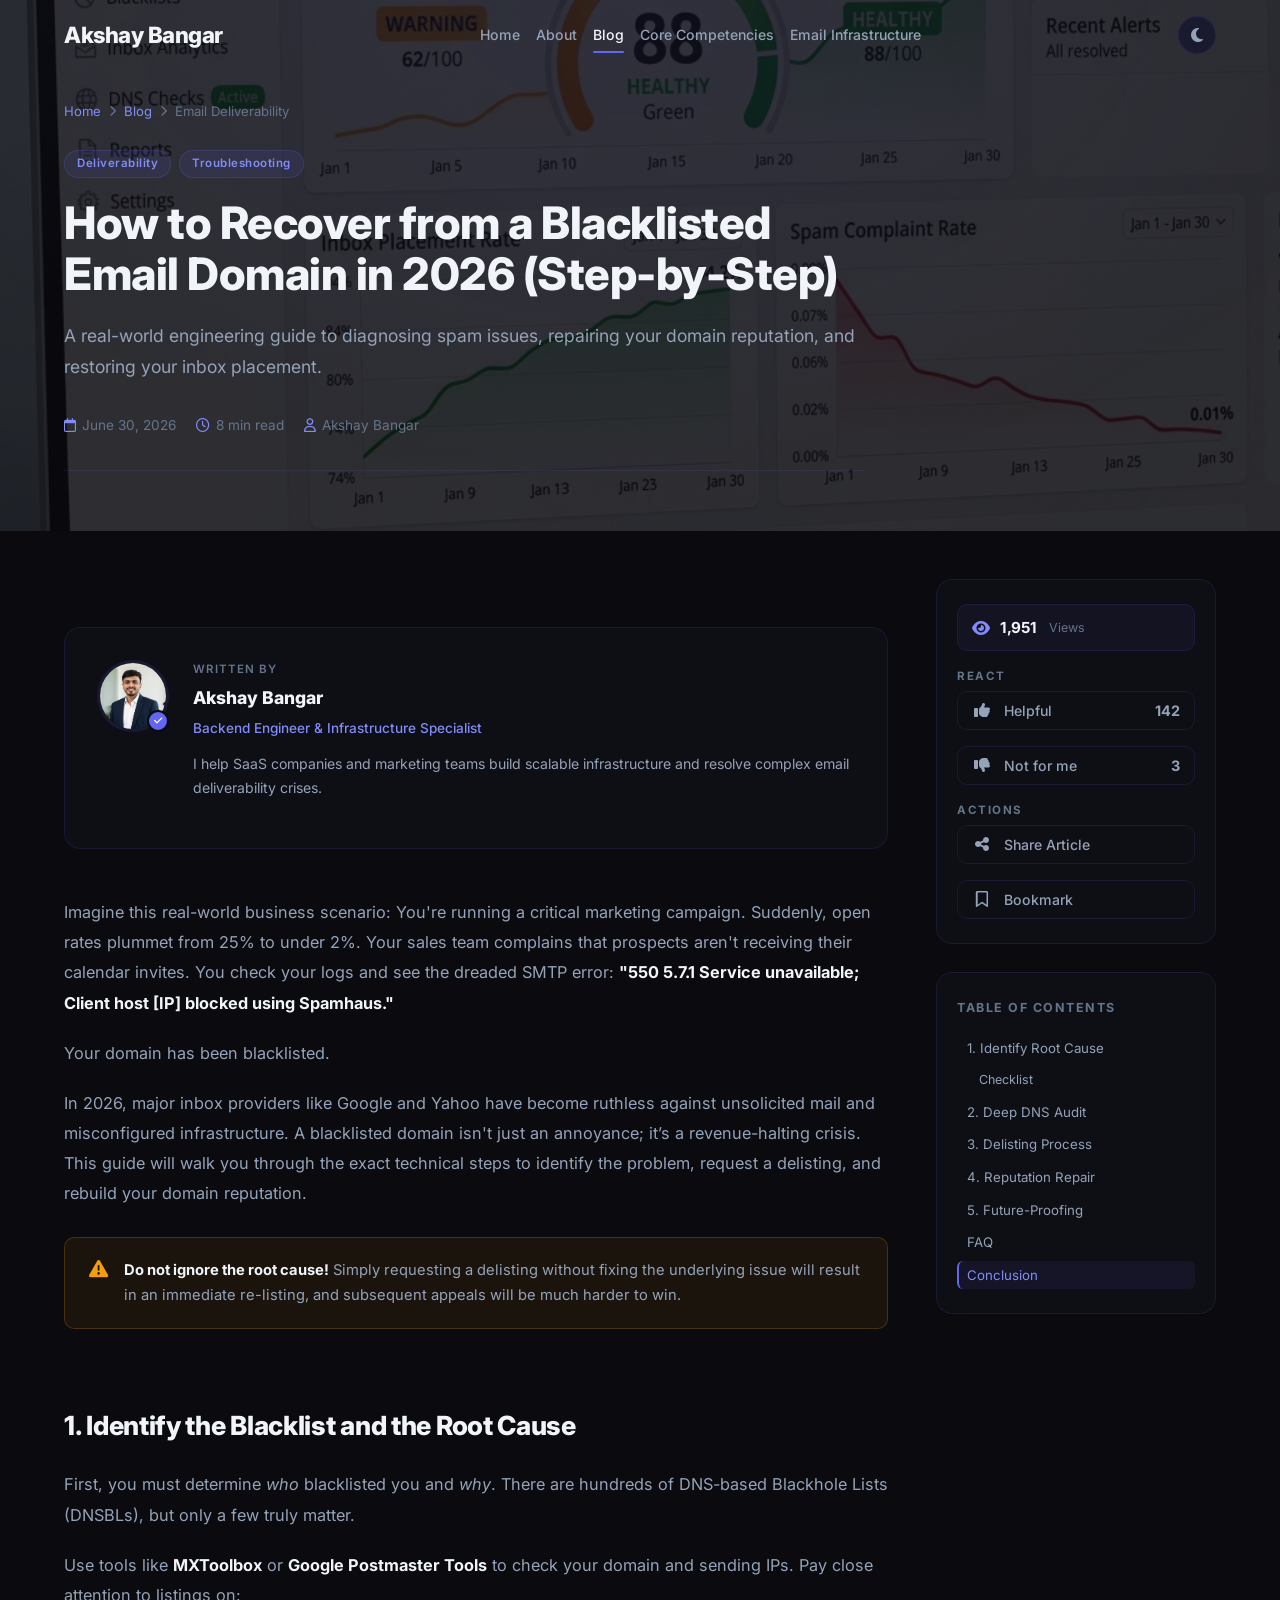
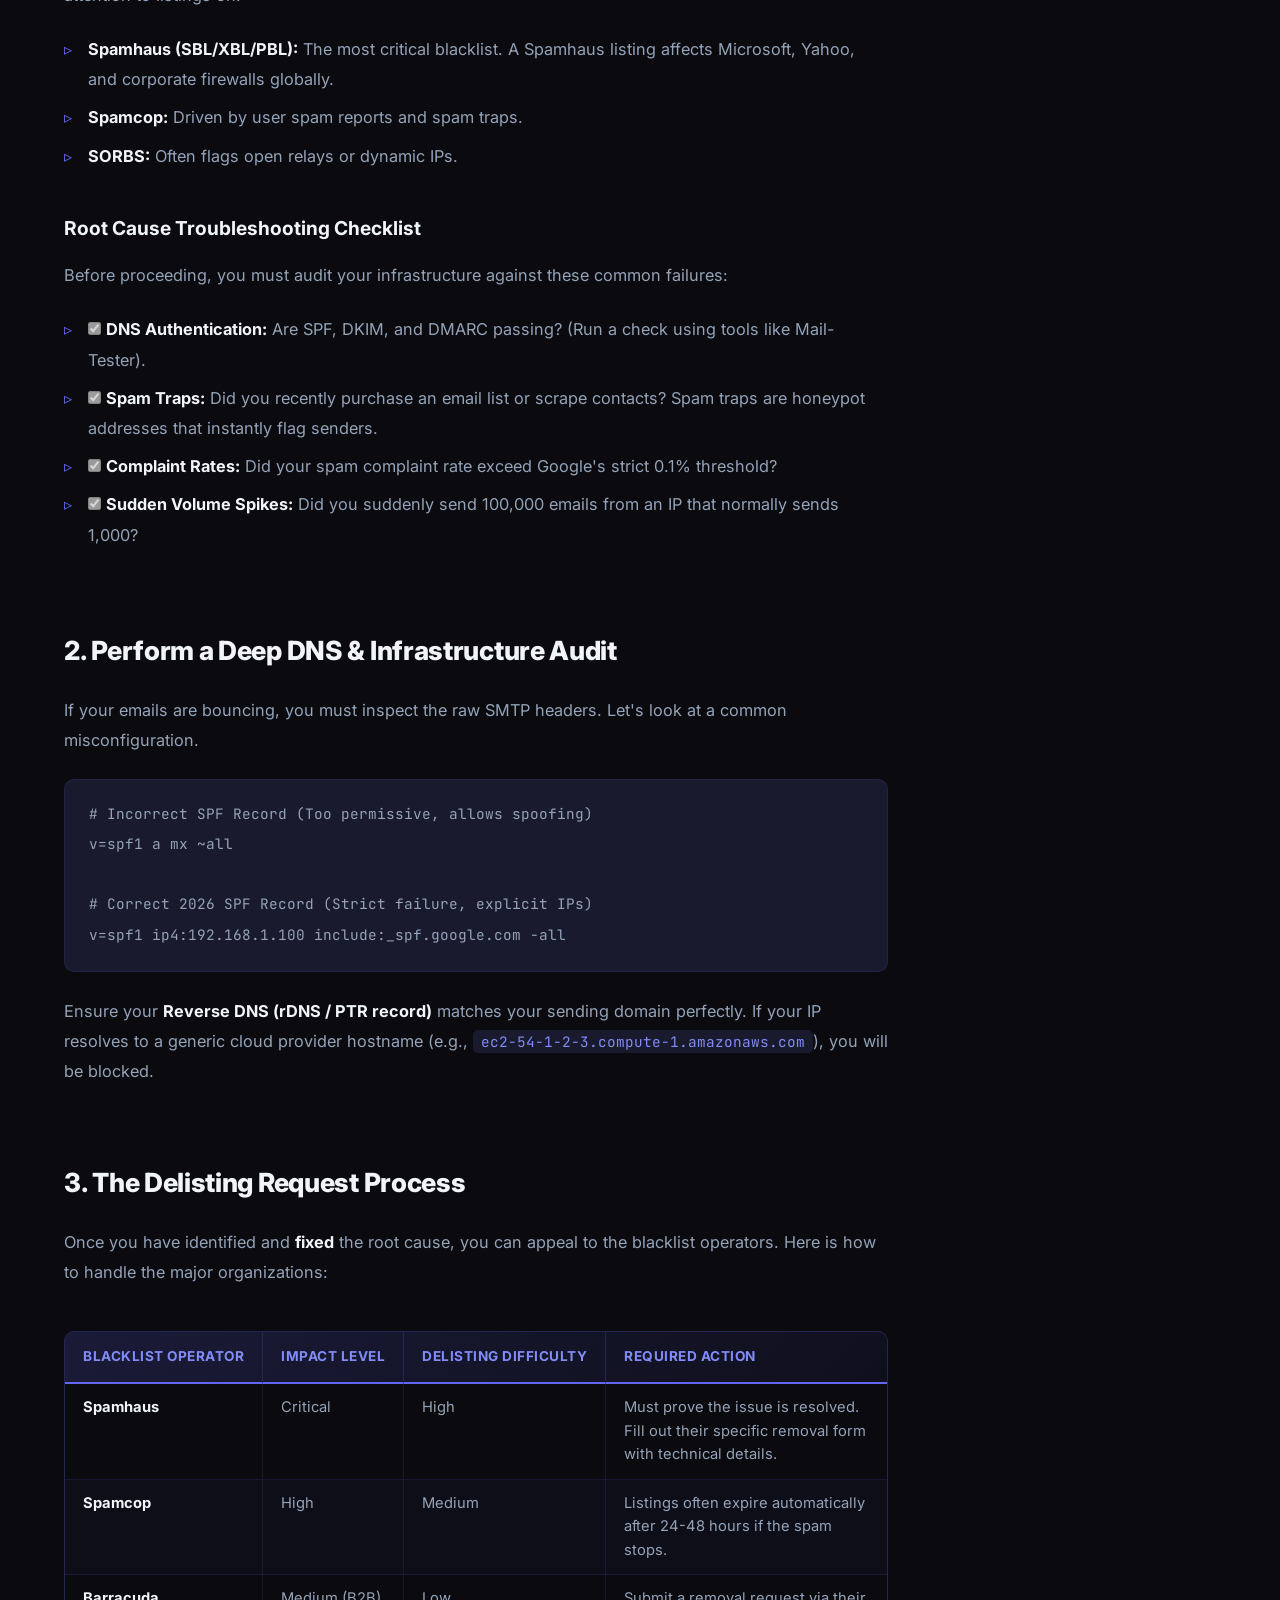
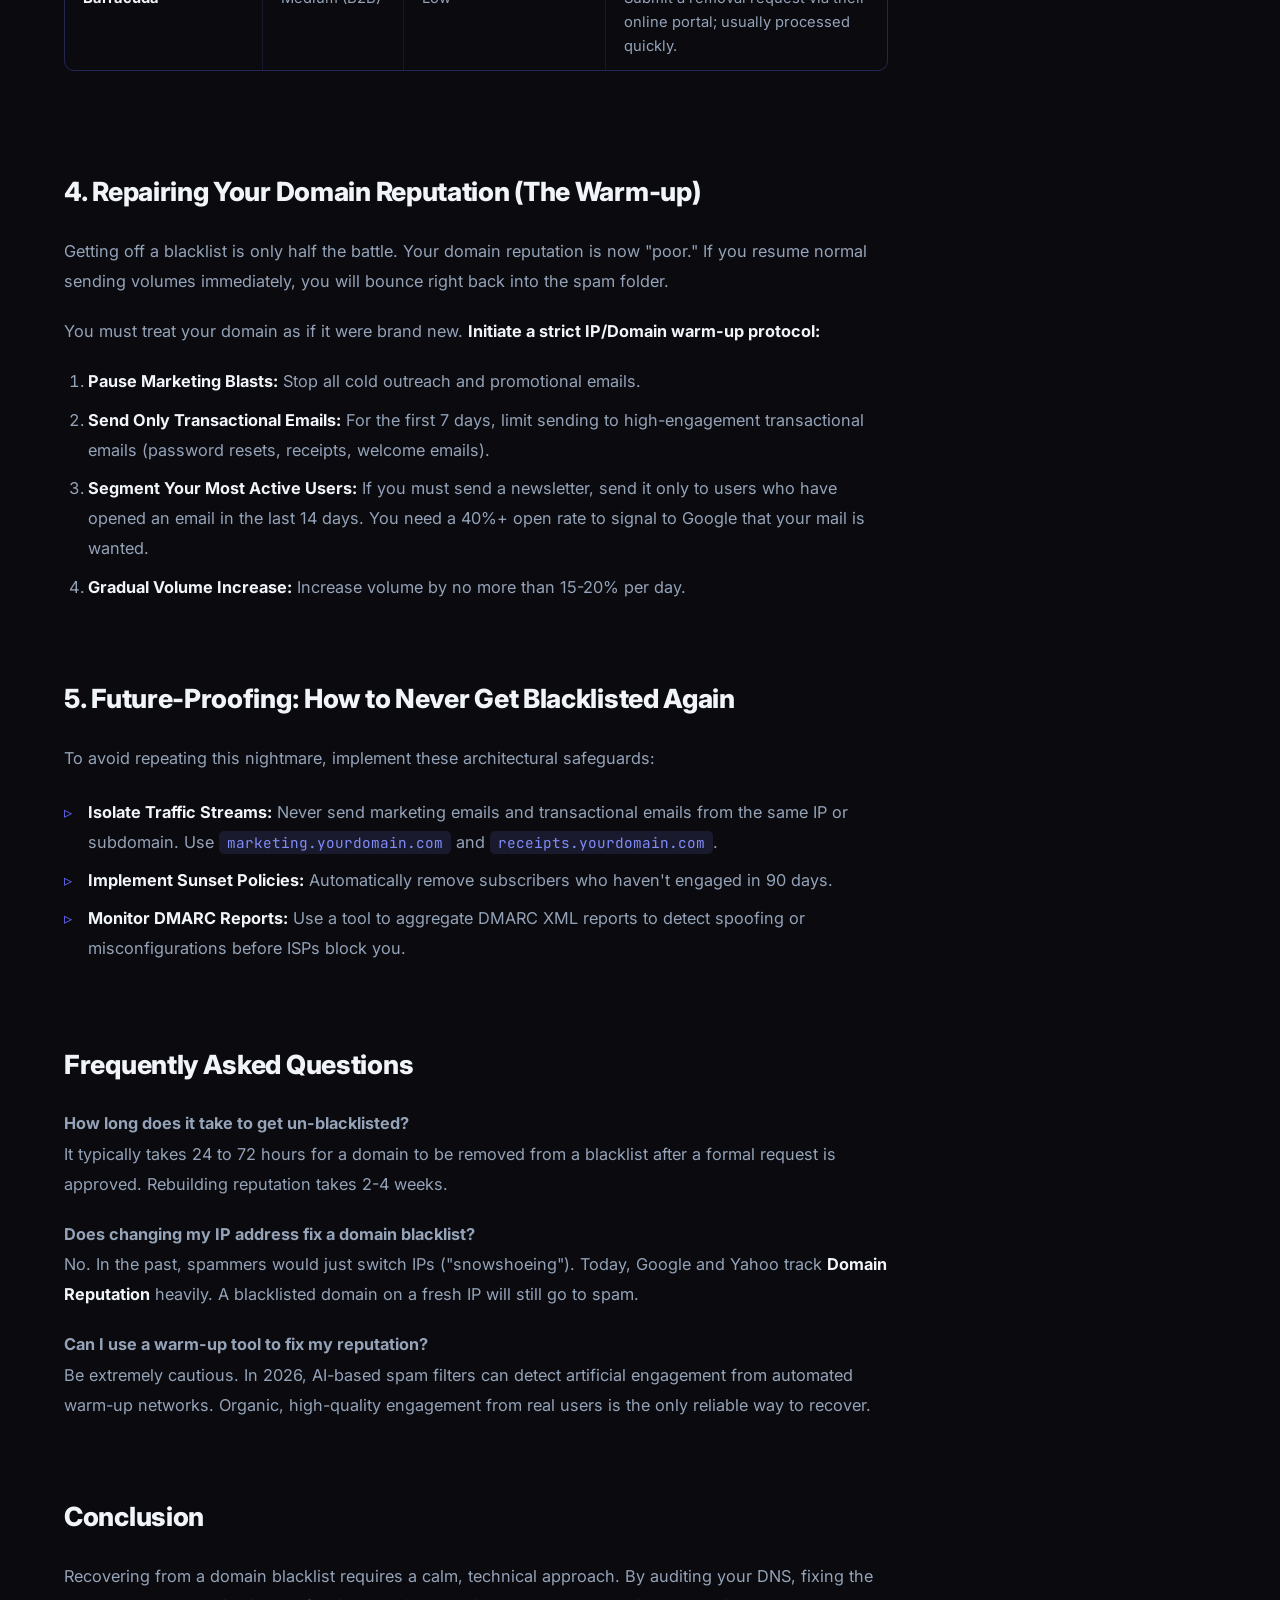
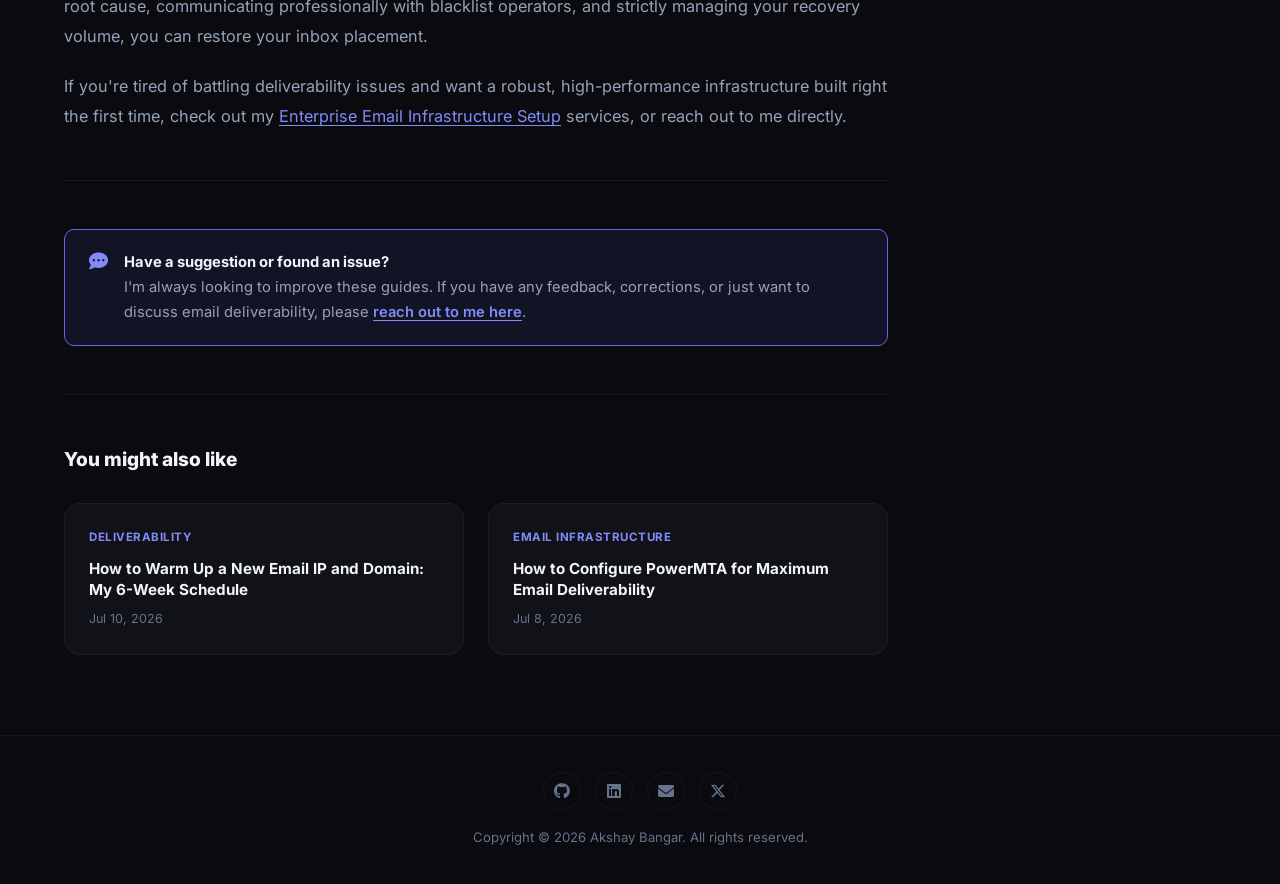
<file: blog/domain-blacklist-recovery.html>
<!DOCTYPE html>
<html lang="en" data-theme="dark">
<head>
<meta charset="UTF-8">
<meta name="viewport" content="width=device-width,initial-scale=1">
<title>How to Recover from a Blacklisted Email Domain in 2026 (Step-by-Step) | Akshay Bangar</title>
<meta name="description" content="Is your email domain blacklisted? Learn how to identify spam issues, repair your domain reputation, and restore high inbox placement in 2026 with this technical guide.">
<meta name="keywords" content="email deliverability, domain blacklisted, spam issues, domain reputation, inbox placement, email marketing, SMTP problems, blacklist recovery">
<meta name="author" content="Akshay Bangar">
<meta name="robots" content="index, follow">
<link rel="canonical" href="https://akshaybangarab.github.io/blog/domain-blacklist-recovery.html">

<!-- Open Graph / Facebook -->
<meta property="og:type" content="article">
<meta property="og:url" content="https://akshaybangarab.github.io/blog/domain-blacklist-recovery.html">
<meta property="og:title" content="How to Recover from a Blacklisted Email Domain in 2026 (Step-by-Step)">
<meta property="og:description" content="Is your email domain blacklisted? Learn how to identify spam issues, repair your domain reputation, and restore high inbox placement.">
<meta property="article:published_time" content="2026-06-30T08:00:00+00:00">
<meta property="article:author" content="Akshay Bangar">
<meta property="og:image" content="https://akshaybangarab.github.io/images/blacklist-recovery-cover.png">

<!-- Twitter -->
<meta name="twitter:card" content="summary_large_image">
<meta name="twitter:url" content="https://akshaybangarab.github.io/blog/domain-blacklist-recovery.html">
<meta name="twitter:title" content="How to Recover from a Blacklisted Email Domain in 2026 (Step-by-Step)">
<meta name="twitter:description" content="Is your email domain blacklisted? Learn how to identify spam issues, repair your domain reputation, and restore high inbox placement.">
<meta name="twitter:image" content="https://akshaybangarab.github.io/images/blacklist-recovery-cover.png">

<!-- JSON-LD Schema Markup -->
<script type="application/ld+json">
{
  "@context": "https://schema.org",
  "@type": "Article",
  "headline": "How to Recover from a Blacklisted Email Domain in 2026 (Step-by-Step)",
  "description": "Is your email domain blacklisted? Learn how to identify spam issues, repair your domain reputation, and restore high inbox placement in 2026 with this technical guide.",
  "image": "https://akshaybangarab.github.io/images/blacklist-recovery-cover.png",
  "author": {
    "@type": "Person",
    "@id": "https://akshaybangarab.github.io/#person",
    "name": "Akshay Bangar",
    "url": "https://akshaybangarab.github.io/"
  },
  "publisher": {
    "@type": "Organization",
    "name": "Akshay Bangar",
    "logo": {
      "@type": "ImageObject",
      "url": "https://akshaybangarab.github.io/images/logo-akshay-bangar.png",
        "width": 512,
        "height": 512
    }
  },
  "datePublished": "2026-06-30T08:00:00+00:00",
  "dateModified": "2026-06-30T08:00:00+00:00",
  "mainEntityOfPage": {
    "@type": "WebPage",
    "@id": "https://akshaybangarab.github.io/blog/domain-blacklist-recovery.html"
  },
  "wordCount": 2100
}
</script>
<!-- FAQ Schema -->
<script type="application/ld+json">
{
  "@context": "https://schema.org",
  "@type": "FAQPage",
  "mainEntity": [{
    "@type": "Question",
    "name": "How long does it take to get un-blacklisted?",
    "acceptedAnswer": {
      "@type": "Answer",
      "text": "It typically takes 24 to 72 hours for a domain to be removed from a blacklist after a formal delisting request is approved. However, rebuilding the domain reputation to achieve high inbox placement can take 2 to 4 weeks of careful IP warming."
    }
  }, {
    "@type": "Question",
    "name": "Why did my domain get blacklisted in the first place?",
    "acceptedAnswer": {
      "@type": "Answer",
      "text": "Common reasons include high spam complaint rates (over 0.1%), hitting spam traps, sudden spikes in sending volume, poor list hygiene, or failing DNS authentication (SPF, DKIM, DMARC)."
    }
  }]
}
</script>

<meta name="theme-color" content="#0a0a0f">
<link rel="icon" href="../favicon.svg" type="image/svg+xml">
<link rel="preconnect" href="https://fonts.googleapis.com">
<link rel="preconnect" href="https://fonts.gstatic.com" crossorigin>
<link href="https://fonts.googleapis.com/css2?family=Inter:wght@400;500;600;700;800&family=JetBrains+Mono:wght@400;500&display=swap" rel="stylesheet">
<link rel="stylesheet" href="https://cdnjs.cloudflare.com/ajax/libs/font-awesome/6.6.0/css/all.min.css">
<link rel="stylesheet" href="../css/style.css">
<link rel="stylesheet" href="../css/blog.css">
</head>
<body>

<!-- Progress Bar -->
<div id="reading-progress"></div>

<!-- NAVBAR -->
<nav class="navbar" id="navbar">
<div class="container">
<a href="../index.html" class="nav-logo">Akshay Bangar</a>
<div class="nav-links" id="nav-links">
<button class="nav-close" id="nav-close" aria-label="Close menu">&times;</button>
<a href="../index.html#home">Home</a>
<a href="../index.html#about">About</a>
<a href="index.html" class="active">Blog</a>
<a href="../core-competencies.html">Core Competencies</a>
<a href="../email-infrastructure.html">Email Infrastructure</a>
</div>
<div class="nav-overlay" id="nav-overlay"></div>
<div class="nav-right">
<button class="theme-toggle" id="theme-toggle" aria-label="Toggle theme"><i class="fa-solid fa-moon"></i></button>
<button class="menu-toggle" id="menu-toggle" aria-label="Toggle menu">
<span></span><span></span><span></span>
</button>
</div>
</div>
</nav>

<header class="article-hero">
<div class="article-hero-bg">
<!-- Image Prompt: A modern, abstract digital illustration showing an email envelope with a green checkmark rising from a red warning shield, symbolizing recovery from a blacklist. Dark mode aesthetic with neon blue and red accents. -->
<img src="../images/blacklist-recovery-cover.png" alt="Email Domain Blacklist Recovery Process" style="width:100%;height:100%;object-fit:cover;opacity:0.6;">
</div>
<div class="container">
<div class="article-breadcrumb">
<a href="../index.html">Home</a> <i class="fa-solid fa-chevron-right"></i>
<a href="index.html">Blog</a> <i class="fa-solid fa-chevron-right"></i>
<span>Email Deliverability</span>
</div>

<div class="article-hero-inner reveal">
<div class="post-tags article-hero-tags">
<span class="post-tag">Deliverability</span>
<span class="post-tag">Troubleshooting</span>
</div>
<h1 class="article-hero-title">How to Recover from a Blacklisted Email Domain in 2026 (Step-by-Step)</h1>
<p class="article-hero-subtitle">A real-world engineering guide to diagnosing spam issues, repairing your domain reputation, and restoring your inbox placement.</p>

<div class="article-hero-meta">
<div class="article-meta-item"><i class="fa-regular fa-calendar"></i> June 30, 2026</div>
<div class="article-meta-item"><i class="fa-regular fa-clock"></i> 8 min read</div>
<div class="article-meta-item"><i class="fa-regular fa-user"></i> Akshay Bangar</div>
</div>
</div>

</div> <!-- /container -->
</header>

<main class="container">
<div class="article-layout">
<div class="article-body-col">
<!-- AUTHOR CARD -->
<div class="author-card reveal">
<div class="author-avatar-wrap">
<img src="../images/akshay-bangar-software-engineer.jpg" alt="Akshay Bangar" class="author-avatar">
<div class="author-verified"><i class="fa-solid fa-check"></i></div>
</div>
<div class="author-info">
<div class="author-label">Written By</div>
<div class="author-name">Akshay Bangar</div>
<div class="author-title">Backend Engineer & Infrastructure Specialist</div>
<p class="author-bio">I help SaaS companies and marketing teams build scalable infrastructure and resolve complex email deliverability crises.</p>
</div>
</div>

<!-- ARTICLE CONTENT -->
<div class="article-content">
<p>Imagine this real-world business scenario: You're running a critical marketing campaign. Suddenly, open rates plummet from 25% to under 2%. Your sales team complains that prospects aren't receiving their calendar invites. You check your logs and see the dreaded SMTP error: <strong>"550 5.7.1 Service unavailable; Client host [IP] blocked using Spamhaus."</strong></p>

<p>Your domain has been blacklisted.</p>

<p>In 2026, major inbox providers like Google and Yahoo have become ruthless against unsolicited mail and misconfigured infrastructure. A blacklisted domain isn't just an annoyance; it’s a revenue-halting crisis. This guide will walk you through the exact technical steps to identify the problem, request a delisting, and rebuild your domain reputation.</p>

<div class="callout callout-warning">
<i class="fa-solid fa-triangle-exclamation callout-icon"></i>
<div class="callout-body">
<strong>Do not ignore the root cause!</strong> Simply requesting a delisting without fixing the underlying issue will result in an immediate re-listing, and subsequent appeals will be much harder to win.
</div>
</div>

<h2 id="identify-blacklist">1. Identify the Blacklist and the Root Cause</h2>

<p>First, you must determine <em>who</em> blacklisted you and <em>why</em>. There are hundreds of DNS-based Blackhole Lists (DNSBLs), but only a few truly matter.</p>

<p>Use tools like <strong>MXToolbox</strong> or <strong>Google Postmaster Tools</strong> to check your domain and sending IPs. Pay close attention to listings on:</p>
<ul>
<li><strong>Spamhaus (SBL/XBL/PBL):</strong> The most critical blacklist. A Spamhaus listing affects Microsoft, Yahoo, and corporate firewalls globally.</li>
<li><strong>Spamcop:</strong> Driven by user spam reports and spam traps.</li>
<li><strong>SORBS:</strong> Often flags open relays or dynamic IPs.</li>
</ul>

<h3 id="troubleshooting-checklist">Root Cause Troubleshooting Checklist</h3>
<p>Before proceeding, you must audit your infrastructure against these common failures:</p>
<ul class="task-list">
<li><input type="checkbox" disabled checked> <strong>DNS Authentication:</strong> Are SPF, DKIM, and DMARC passing? (Run a check using tools like Mail-Tester).</li>
<li><input type="checkbox" disabled checked> <strong>Spam Traps:</strong> Did you recently purchase an email list or scrape contacts? Spam traps are honeypot addresses that instantly flag senders.</li>
<li><input type="checkbox" disabled checked> <strong>Complaint Rates:</strong> Did your spam complaint rate exceed Google's strict 0.1% threshold?</li>
<li><input type="checkbox" disabled checked> <strong>Sudden Volume Spikes:</strong> Did you suddenly send 100,000 emails from an IP that normally sends 1,000?</li>
</ul>

<h2 id="dns-audit">2. Perform a Deep DNS & Infrastructure Audit</h2>

<p>If your emails are bouncing, you must inspect the raw SMTP headers. Let's look at a common misconfiguration.</p>

<pre><code># Incorrect SPF Record (Too permissive, allows spoofing)
v=spf1 a mx ~all

# Correct 2026 SPF Record (Strict failure, explicit IPs)
v=spf1 ip4:192.168.1.100 include:_spf.google.com -all</code></pre>

<p>Ensure your <strong>Reverse DNS (rDNS / PTR record)</strong> matches your sending domain perfectly. If your IP resolves to a generic cloud provider hostname (e.g., <code>ec2-54-1-2-3.compute-1.amazonaws.com</code>), you will be blocked.</p>

<h2 id="delisting-process">3. The Delisting Request Process</h2>

<p>Once you have identified and <strong>fixed</strong> the root cause, you can appeal to the blacklist operators. Here is how to handle the major organizations:</p>

<div style="overflow-x:auto;">
<table class="comparison-table">
<thead>
<tr>
<th>Blacklist Operator</th>
<th>Impact Level</th>
<th>Delisting Difficulty</th>
<th>Required Action</th>
</tr>
</thead>
<tbody>
<tr>
<td><strong>Spamhaus</strong></td>
<td>Critical</td>
<td>High</td>
<td>Must prove the issue is resolved. Fill out their specific removal form with technical details.</td>
</tr>
<tr>
<td><strong>Spamcop</strong></td>
<td>High</td>
<td>Medium</td>
<td>Listings often expire automatically after 24-48 hours if the spam stops.</td>
</tr>
<tr>
<td><strong>Barracuda</strong></td>
<td>Medium (B2B)</td>
<td>Low</td>
<td>Submit a removal request via their online portal; usually processed quickly.</td>
</tr>
</tbody>
</table>
</div>



<h2 id="reputation-repair">4. Repairing Your Domain Reputation (The Warm-up)</h2>

<p>Getting off a blacklist is only half the battle. Your domain reputation is now "poor." If you resume normal sending volumes immediately, you will bounce right back into the spam folder.</p>

<p>You must treat your domain as if it were brand new. <strong>Initiate a strict IP/Domain warm-up protocol:</strong></p>
<ol>
<li><strong>Pause Marketing Blasts:</strong> Stop all cold outreach and promotional emails.</li>
<li><strong>Send Only Transactional Emails:</strong> For the first 7 days, limit sending to high-engagement transactional emails (password resets, receipts, welcome emails).</li>
<li><strong>Segment Your Most Active Users:</strong> If you must send a newsletter, send it only to users who have opened an email in the last 14 days. You need a 40%+ open rate to signal to Google that your mail is wanted.</li>
<li><strong>Gradual Volume Increase:</strong> Increase volume by no more than 15-20% per day.</li>
</ol>

<h2 id="future-proofing">5. Future-Proofing: How to Never Get Blacklisted Again</h2>

<p>To avoid repeating this nightmare, implement these architectural safeguards:</p>
<ul>
<li><strong>Isolate Traffic Streams:</strong> Never send marketing emails and transactional emails from the same IP or subdomain. Use <code>marketing.yourdomain.com</code> and <code>receipts.yourdomain.com</code>.</li>
<li><strong>Implement Sunset Policies:</strong> Automatically remove subscribers who haven't engaged in 90 days.</li>
<li><strong>Monitor DMARC Reports:</strong> Use a tool to aggregate DMARC XML reports to detect spoofing or misconfigurations before ISPs block you.</li>
</ul>

<h2 id="faq">Frequently Asked Questions</h2>

<div class="faq-container">
<h4>How long does it take to get un-blacklisted?</h4>
<p>It typically takes 24 to 72 hours for a domain to be removed from a blacklist after a formal request is approved. Rebuilding reputation takes 2-4 weeks.</p>

<h4>Does changing my IP address fix a domain blacklist?</h4>
<p>No. In the past, spammers would just switch IPs ("snowshoeing"). Today, Google and Yahoo track <strong>Domain Reputation</strong> heavily. A blacklisted domain on a fresh IP will still go to spam.</p>

<h4>Can I use a warm-up tool to fix my reputation?</h4>
<p>Be extremely cautious. In 2026, AI-based spam filters can detect artificial engagement from automated warm-up networks. Organic, high-quality engagement from real users is the only reliable way to recover.</p>
</div>

<h2 id="conclusion">Conclusion</h2>
<p>Recovering from a domain blacklist requires a calm, technical approach. By auditing your DNS, fixing the root cause, communicating professionally with blacklist operators, and strictly managing your recovery volume, you can restore your inbox placement.</p>

<p>If you're tired of battling deliverability issues and want a robust, high-performance infrastructure built right the first time, check out my <a href="../email-infrastructure.html">Enterprise Email Infrastructure Setup</a> services, or reach out to me directly.</p>

<hr class="article-divider">
<div class="callout callout-info" style="margin-top: 40px; background: rgba(99, 102, 241, 0.1); border-color: #6366f1;">
<i class="fa-solid fa-comment-dots callout-icon" style="color: #818cf8;"></i>
<div class="callout-body">
<strong>Have a suggestion or found an issue?</strong><br>
I'm always looking to improve these guides. If you have any feedback, corrections, or just want to discuss email deliverability, please <a href="../index.html#contact" style="text-decoration: underline; font-weight: 600;">reach out to me here</a>.
</div>
</div>

</div> <!-- /article-content -->

<!-- RELATED POSTS -->
<div class="related-posts reveal">
<h3 class="related-title">You might also like</h3>
<div class="related-grid">
<a href="email-warmup-guide.html" class="related-card">
<div class="related-card-tag">Deliverability</div>
<h4 class="related-card-title">How to Warm Up a New Email IP and Domain: My 6-Week Schedule</h4>
<div class="related-card-date">Jul 10, 2026</div>
</a>
<a href="powermta-configuration-guide.html" class="related-card">
<div class="related-card-tag">Email Infrastructure</div>
<h4 class="related-card-title">How to Configure PowerMTA for Maximum Email Deliverability</h4>
<div class="related-card-date">Jul 8, 2026</div>
</a>
</div>
</div>
</div> <!-- /article-body-col -->

<!-- SIDEBAR -->
<div class="article-sidebar reveal" style="transition-delay: 0.2s;">
<!-- ENGAGEMENT BAR -->
<div class="engagement-bar">
<div class="views-display" title="Total Views">
<i class="fa-solid fa-eye"></i>
<span id="visit-count" class="views-number" data-article="domain-blacklist-recovery" data-base="1950">...</span>
<span class="views-label">Views</span>
</div>
<div>
<div class="engagement-label">React</div>
<button class="engagement-btn" id="like-btn" data-base="142">
<i class="fa-solid fa-thumbs-up"></i> <span class="btn-label">Helpful</span> <span id="like-count" class="engagement-count">...</span>
</button>
</div>
<div>
<button class="engagement-btn" id="dislike-btn" data-base="3">
<i class="fa-solid fa-thumbs-down"></i> <span class="btn-label">Not for me</span> <span id="dislike-count" class="engagement-count">...</span>
</button>
</div>
<div>
<div class="engagement-label">Actions</div>
<button class="engagement-btn" id="share-btn">
<i class="fa-solid fa-share-nodes"></i> <span class="btn-label">Share Article</span>
</button>
</div>
<div>
<button class="engagement-btn" id="bookmark-btn">
<i class="fa-regular fa-bookmark"></i> <span class="btn-label">Bookmark</span>
</button>
</div>
</div>

<!-- TABLE OF CONTENTS -->
<div class="toc-card">
<div class="toc-title">Table of Contents</div>
<div class="toc-list">
<a href="#identify-blacklist" class="toc-link">1. Identify Root Cause</a>
<a href="#troubleshooting-checklist" class="toc-link toc-link-h3">Checklist</a>
<a href="#dns-audit" class="toc-link">2. Deep DNS Audit</a>
<a href="#delisting-process" class="toc-link">3. Delisting Process</a>
<a href="#reputation-repair" class="toc-link">4. Reputation Repair</a>
<a href="#future-proofing" class="toc-link">5. Future-Proofing</a>
<a href="#faq" class="toc-link">FAQ</a>
<a href="#conclusion" class="toc-link">Conclusion</a>
</div>
</div>
</div> <!-- /article-sidebar -->

</div> <!-- /article-layout -->
</main>

<!-- FOOTER -->
<footer class="footer" style="margin-top:0">
<div class="container">
<div class="footer-social">
<a href="https://github.com/AkshayBangarAB" target="_blank" rel="noopener" aria-label="GitHub"><i class="fa-brands fa-github"></i></a>
<a href="https://www.linkedin.com/in/akshaybangarab/" target="_blank" rel="noopener" aria-label="LinkedIn"><i class="fa-brands fa-linkedin"></i></a>
<a href="mailto:akshayab027@gmail.com" aria-label="Email"><i class="fa-solid fa-envelope"></i></a>
<a href="https://x.com/akshaybangarab" target="_blank" rel="noopener" aria-label="Twitter/X"><i class="fa-brands fa-x-twitter"></i></a>
</div>
<p>Copyright &copy; 2026 Akshay Bangar. All rights reserved.</p>
</div>
</footer>

<button class="back-to-top" aria-label="Back to top">↑</button>

<script src="../js/blog.js"></script>
</body>
</html>
</file>
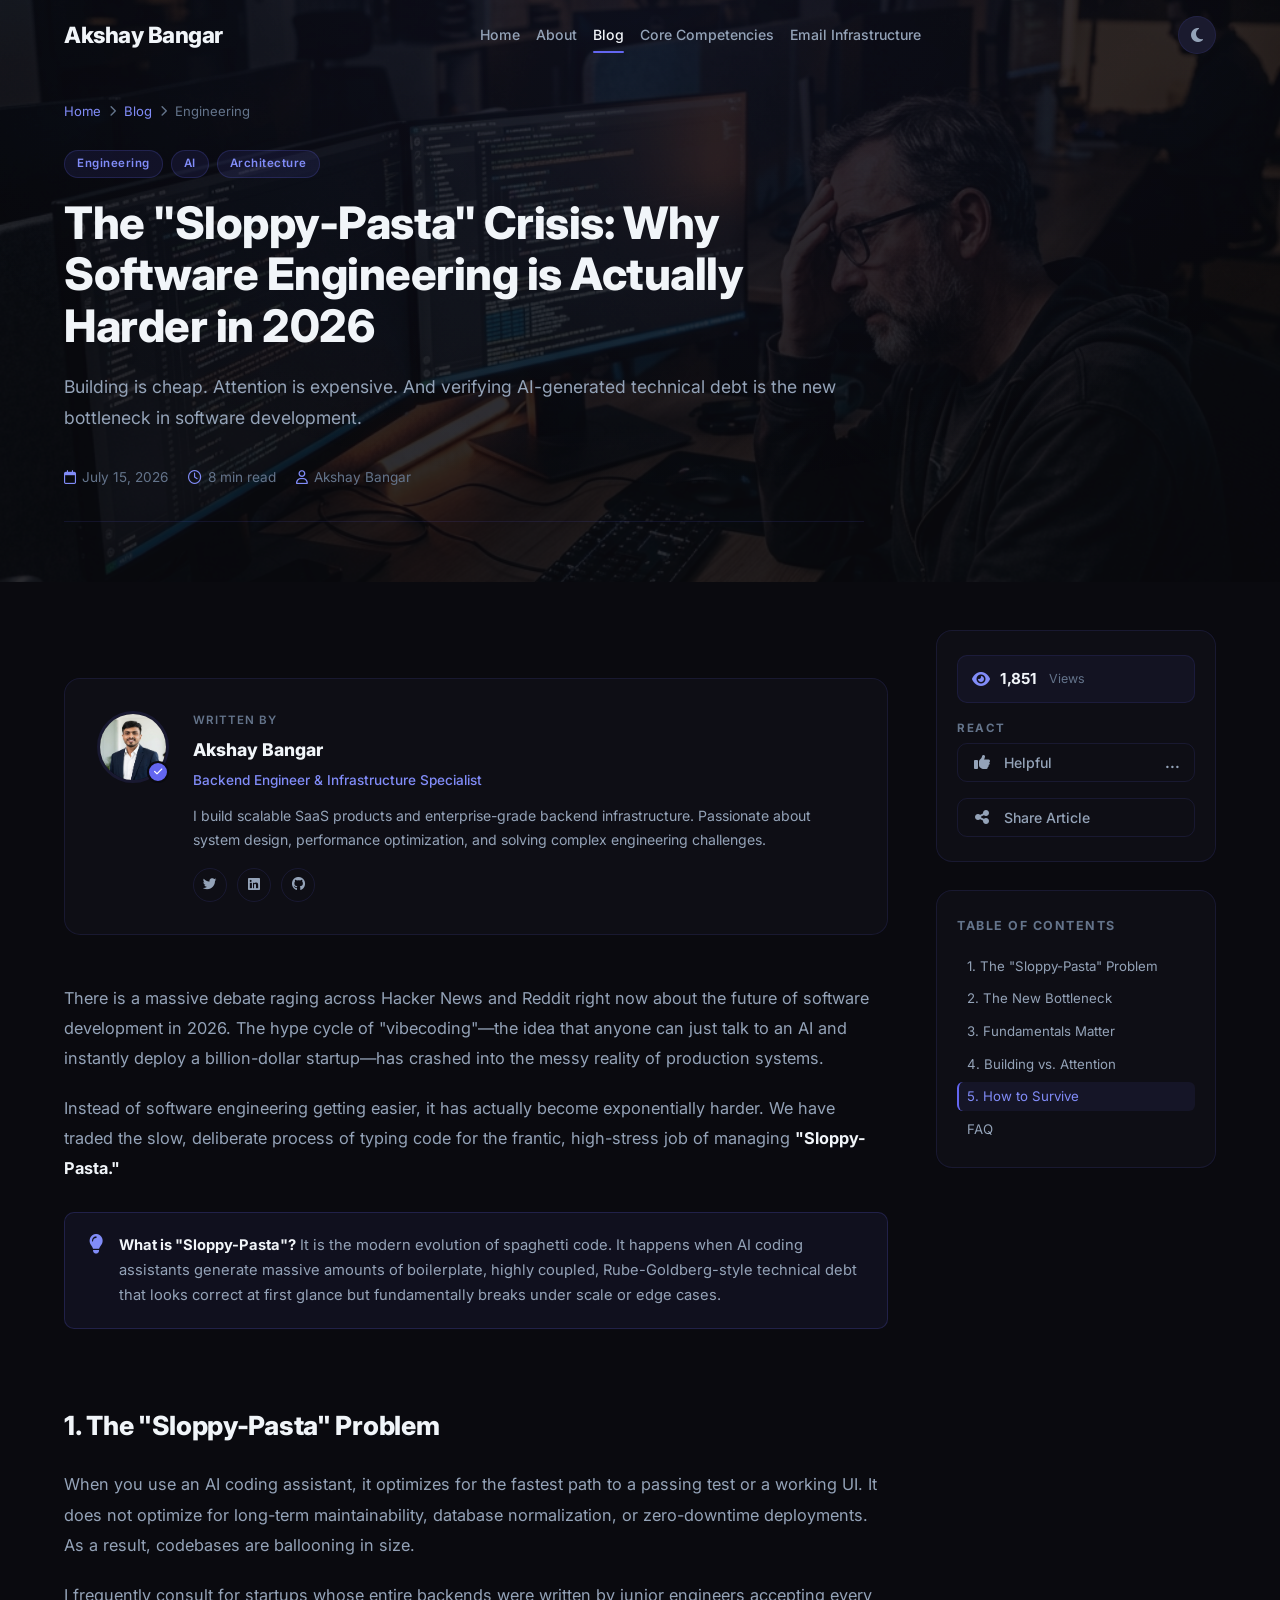
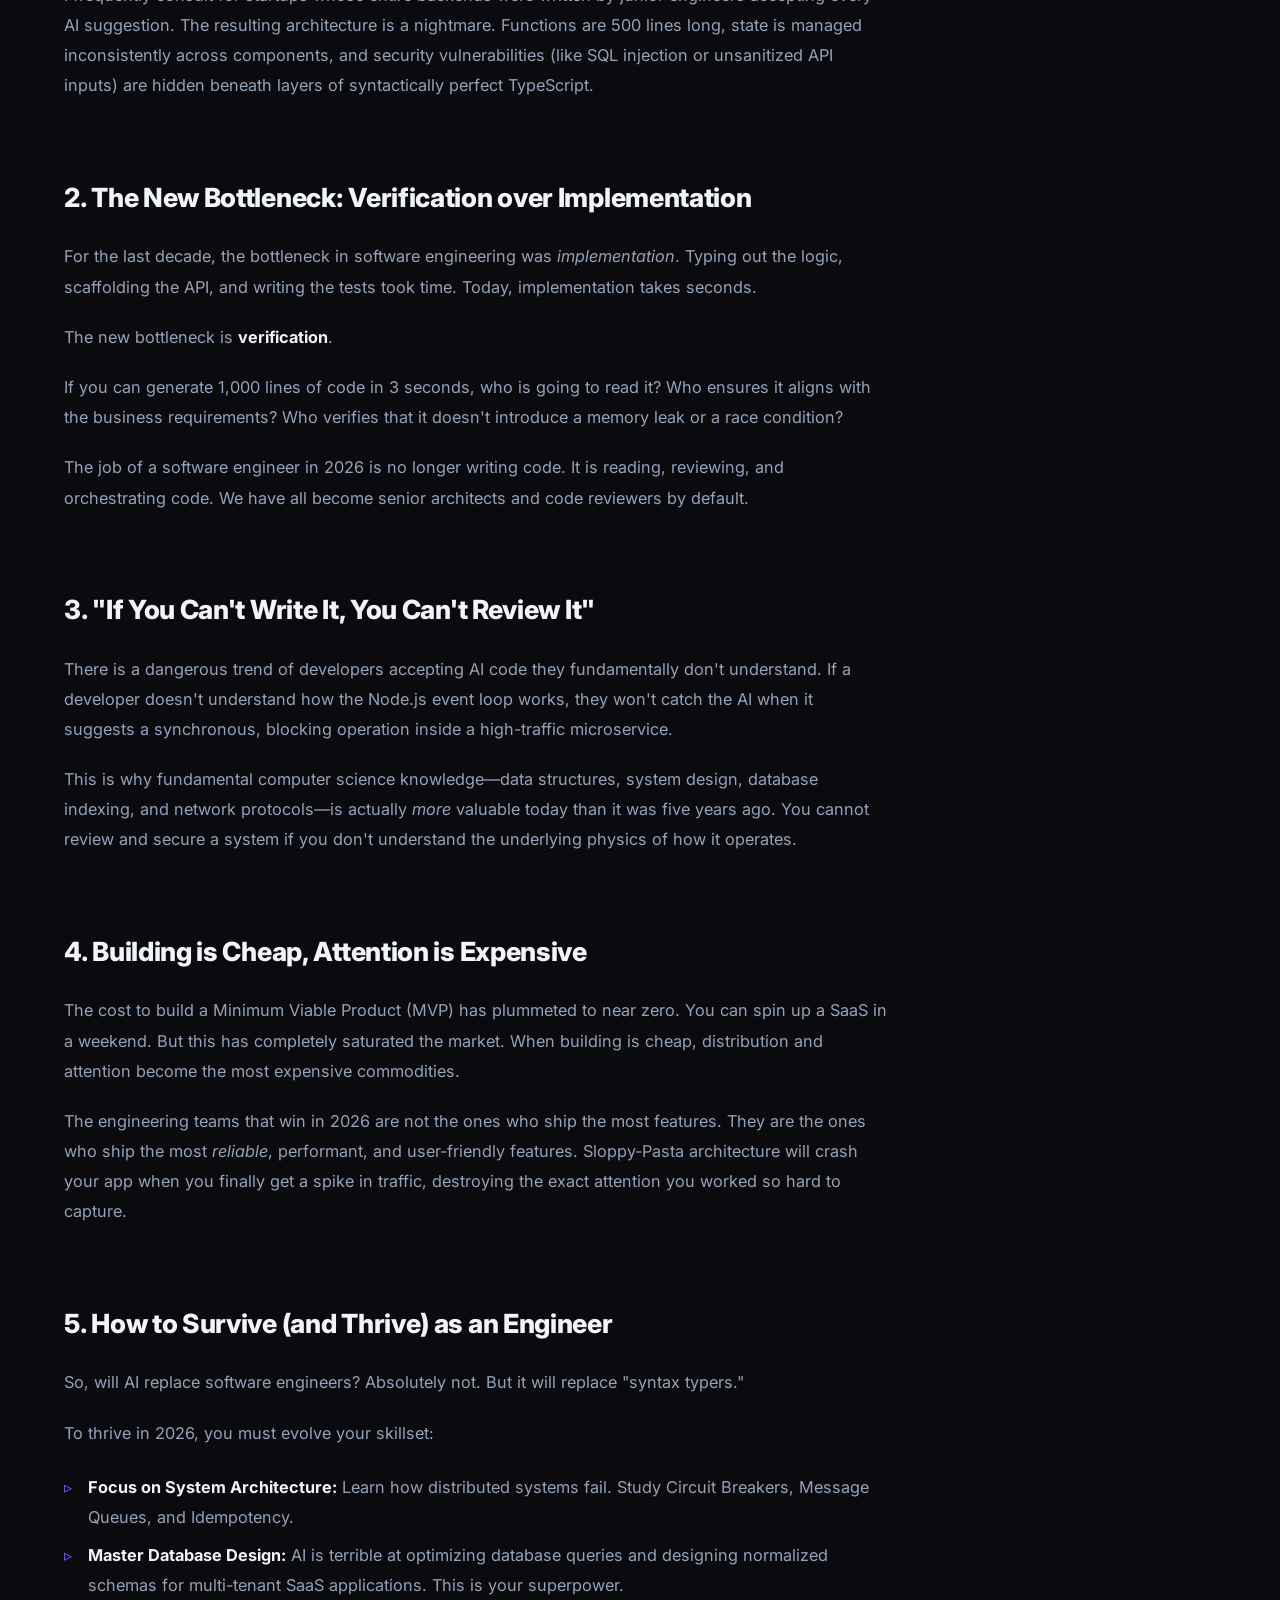
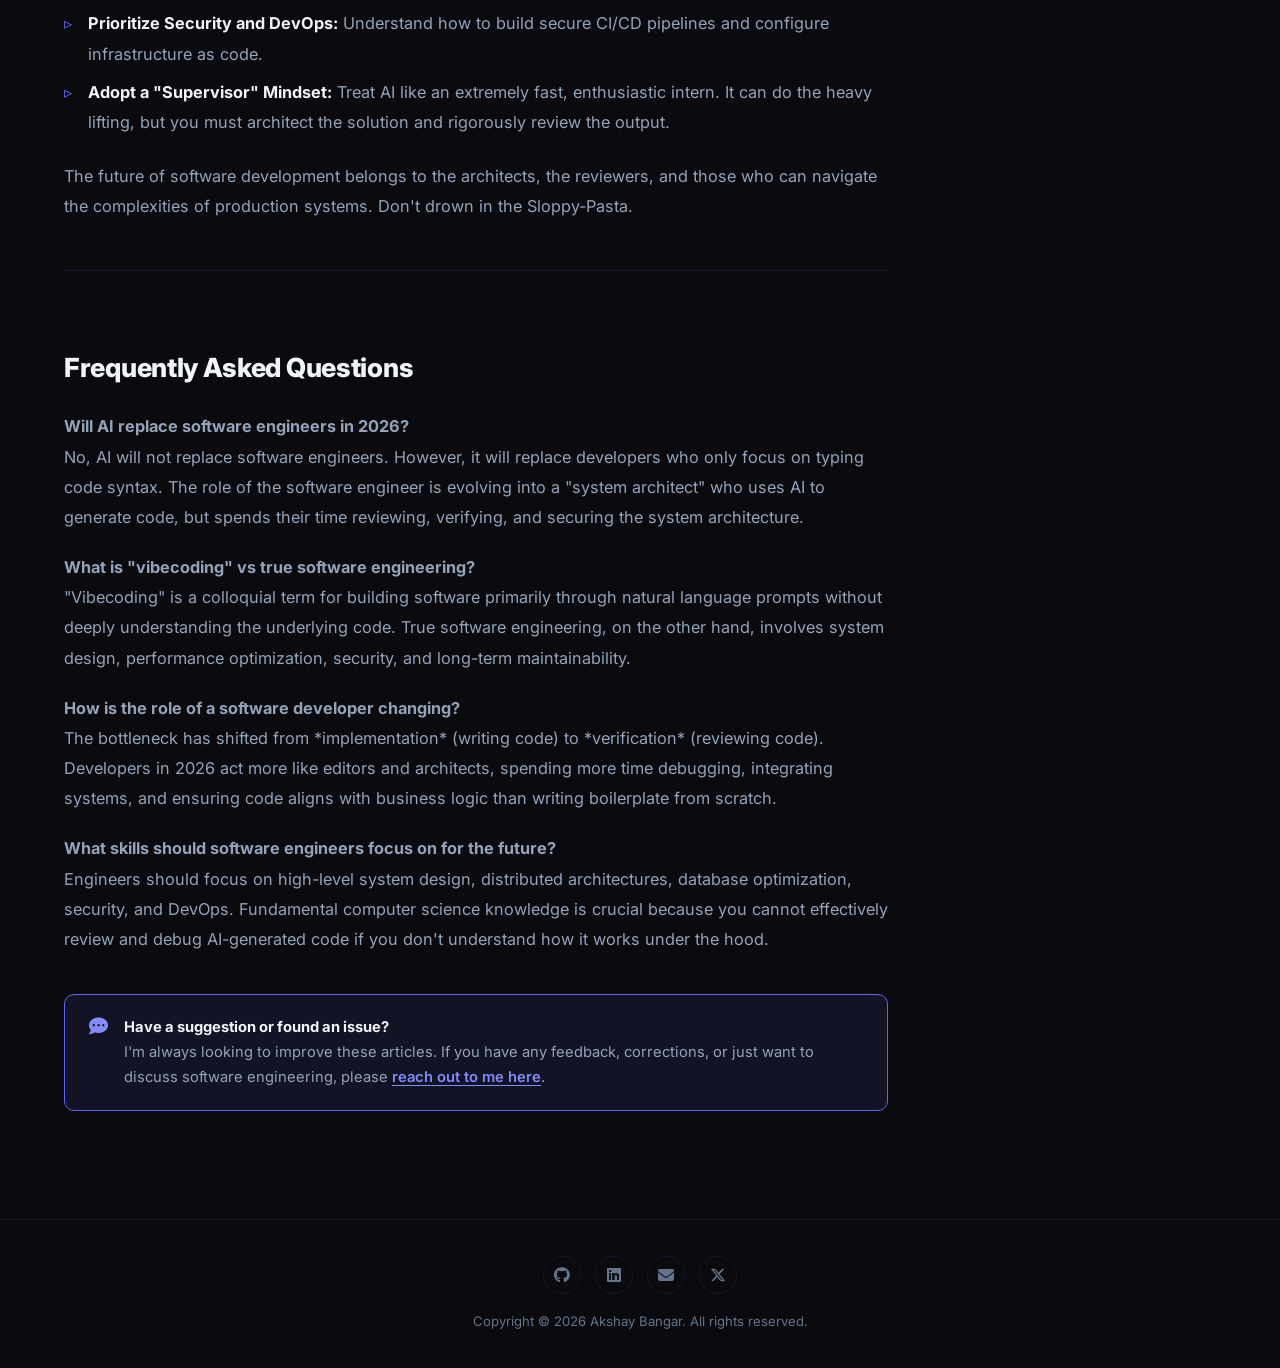
<file: blog/sloppy-pasta-software-engineering.html>
<!DOCTYPE html>
<html lang="en" data-theme="dark">
<head>
<meta charset="UTF-8">
<meta name="viewport" content="width=device-width,initial-scale=1">
<title>The 'Sloppy-Pasta' Crisis: Why Software Engineering is Actually Harder in 2026 | Akshay Bangar</title>
<meta name="description" content="AI coding assistants are generating massive amounts of untested technical debt. Here is why the bottleneck in software development has shifted from implementation to verification.">
<meta name="keywords" content="software engineering trends 2026, future of software development, vibecoding vs software engineering, how to become a software architect, managing technical debt 2026, will ai replace software engineers">
<meta name="author" content="Akshay Bangar">
<meta name="robots" content="index, follow">
<link rel="canonical" href="https://akshaybangarab.github.io/blog/sloppy-pasta-software-engineering.html">

<!-- Open Graph / Facebook -->
<meta property="og:type" content="article">
<meta property="og:url" content="https://akshaybangarab.github.io/blog/sloppy-pasta-software-engineering.html">
<meta property="og:title" content="The 'Sloppy-Pasta' Crisis: Why Software Engineering is Actually Harder in 2026">
<meta property="og:description" content="AI coding assistants are generating massive amounts of untested technical debt. Here is why the bottleneck in software development has shifted from implementation to verification.">
<meta property="article:published_time" content="2026-07-15T08:00:00+00:00">
<meta property="article:author" content="Akshay Bangar">
<meta property="og:image" content="https://akshaybangarab.github.io/images/sloppy-pasta-cover.png">

<!-- Twitter -->
<meta name="twitter:card" content="summary_large_image">
<meta name="twitter:url" content="https://akshaybangarab.github.io/blog/sloppy-pasta-software-engineering.html">
<meta name="twitter:title" content="The 'Sloppy-Pasta' Crisis: Why Software Engineering is Actually Harder in 2026">
<meta name="twitter:description" content="AI coding assistants are generating massive amounts of untested technical debt. Here is why the bottleneck in software development has shifted from implementation to verification.">
<meta name="twitter:image" content="https://akshaybangarab.github.io/images/sloppy-pasta-cover.png">

<!-- JSON-LD Schema Markup -->
<script type="application/ld+json">
{
  "@context": "https://schema.org",
  "@type": "Article",
  "headline": "The 'Sloppy-Pasta' Crisis: Why Software Engineering is Actually Harder in 2026",
  "description": "AI coding assistants are generating massive amounts of untested technical debt. Here is why the bottleneck in software development has shifted from implementation to verification.",
  "image": "https://akshaybangarab.github.io/images/sloppy-pasta-cover.png",
  "author": {
    "@type": "Person",
    "@id": "https://akshaybangarab.github.io/#person",
    "name": "Akshay Bangar",
    "url": "https://akshaybangarab.github.io/"
  },
  "publisher": {
    "@type": "Organization",
    "name": "Akshay Bangar",
    "logo": {
      "@type": "ImageObject",
      "url": "https://akshaybangarab.github.io/images/logo-akshay-bangar.png",
        "width": 512,
        "height": 512
    }
  },
  "datePublished": "2026-07-15T08:00:00+00:00",
  "dateModified": "2026-07-15T08:00:00+00:00",
  "mainEntityOfPage": {
    "@type": "WebPage",
    "@id": "https://akshaybangarab.github.io/blog/sloppy-pasta-software-engineering.html"
  },
  "wordCount": 1800
}
</script>

<meta name="theme-color" content="#0a0a0f">
<link rel="icon" href="../favicon.svg" type="image/svg+xml">
<link rel="preconnect" href="https://fonts.googleapis.com">
<link rel="preconnect" href="https://fonts.gstatic.com" crossorigin>
<link href="https://fonts.googleapis.com/css2?family=Inter:wght@400;500;600;700;800&family=JetBrains+Mono:wght@400;500&display=swap" rel="stylesheet">
<link rel="stylesheet" href="https://cdnjs.cloudflare.com/ajax/libs/font-awesome/6.6.0/css/all.min.css">
<link rel="stylesheet" href="../css/style.css">
<link rel="stylesheet" href="../css/blog.css">
</head>
<body>

<!-- Progress Bar -->
<div id="reading-progress"></div>

<!-- NAVBAR -->
<nav class="navbar" id="navbar">
<div class="container">
<a href="../index.html" class="nav-logo">Akshay Bangar</a>
<div class="nav-links" id="nav-links">
<button class="nav-close" id="nav-close" aria-label="Close menu">&times;</button>
<a href="../index.html#home">Home</a>
<a href="../index.html#about">About</a>
<a href="index.html" class="active">Blog</a>
<a href="../core-competencies.html">Core Competencies</a>
<a href="../email-infrastructure.html">Email Infrastructure</a>
</div>
<div class="nav-overlay" id="nav-overlay"></div>
<div class="nav-right">
<button class="theme-toggle" id="theme-toggle" aria-label="Toggle theme"><i class="fa-solid fa-moon"></i></button>
<button class="menu-toggle" id="menu-toggle" aria-label="Toggle menu">
<span></span><span></span><span></span>
</button>
</div>
</div>
</nav>

<header class="article-hero">
<div class="article-hero-bg">
<img src="../images/sloppy-pasta-cover.png" alt="Sloppy AI Code Architecture" style="width:100%;height:100%;object-fit:cover;opacity:0.6;">
</div>
<div class="container">
<div class="article-breadcrumb">
<a href="../index.html">Home</a> <i class="fa-solid fa-chevron-right"></i>
<a href="index.html">Blog</a> <i class="fa-solid fa-chevron-right"></i>
<span>Engineering</span>
</div>

<div class="article-hero-inner reveal">
<div class="post-tags article-hero-tags">
<span class="post-tag">Engineering</span>
<span class="post-tag">AI</span>
<span class="post-tag">Architecture</span>
</div>
<h1 class="article-hero-title">The "Sloppy-Pasta" Crisis: Why Software Engineering is Actually Harder in 2026</h1>
<p class="article-hero-subtitle">Building is cheap. Attention is expensive. And verifying AI-generated technical debt is the new bottleneck in software development.</p>

<div class="article-hero-meta">
<div class="article-meta-item"><i class="fa-regular fa-calendar"></i> July 15, 2026</div>
<div class="article-meta-item"><i class="fa-regular fa-clock"></i> 8 min read</div>
<div class="article-meta-item"><i class="fa-regular fa-user"></i> Akshay Bangar</div>
</div>
</div>

</div> <!-- /container -->
</header>

<main class="container">
<div class="article-layout">
<div class="article-body-col">
<!-- AUTHOR CARD -->
<div class="author-card reveal">
<div class="author-avatar-wrap">
<img src="../images/akshay-bangar-software-engineer.jpg" alt="Akshay Bangar" class="author-avatar">
<div class="author-verified"><i class="fa-solid fa-check"></i></div>
</div>
<div class="author-info">
<div class="author-label">Written By</div>
<div class="author-name">Akshay Bangar</div>
<div class="author-title">Backend Engineer & Infrastructure Specialist</div>
<p class="author-bio">I build scalable SaaS products and enterprise-grade backend infrastructure. Passionate about system design, performance optimization, and solving complex engineering challenges.</p>
<div class="author-socials">
<a href="https://x.com/akshaybangarab" class="author-social-link" target="_blank" rel="noopener"><i class="fa-brands fa-twitter"></i></a>
<a href="https://linkedin.com/in/akshaybangarab" class="author-social-link" target="_blank" rel="noopener"><i class="fa-brands fa-linkedin"></i></a>
<a href="https://github.com/AkshayBangarAB" class="author-social-link" target="_blank" rel="noopener"><i class="fa-brands fa-github"></i></a>
</div>
</div>
</div>

<!-- ARTICLE CONTENT -->
<div class="article-content">
<p>There is a massive debate raging across Hacker News and Reddit right now about the future of software development in 2026. The hype cycle of "vibecoding"—the idea that anyone can just talk to an AI and instantly deploy a billion-dollar startup—has crashed into the messy reality of production systems.</p>

<p>Instead of software engineering getting easier, it has actually become exponentially harder. We have traded the slow, deliberate process of typing code for the frantic, high-stress job of managing <strong>"Sloppy-Pasta."</strong></p>

<div class="callout callout-info">
<i class="fa-solid fa-lightbulb callout-icon"></i>
<div class="callout-body">
<strong>What is "Sloppy-Pasta"?</strong> It is the modern evolution of spaghetti code. It happens when AI coding assistants generate massive amounts of boilerplate, highly coupled, Rube-Goldberg-style technical debt that looks correct at first glance but fundamentally breaks under scale or edge cases.
</div>
</div>

<h2 id="the-problem">1. The "Sloppy-Pasta" Problem</h2>

<p>When you use an AI coding assistant, it optimizes for the fastest path to a passing test or a working UI. It does not optimize for long-term maintainability, database normalization, or zero-downtime deployments. As a result, codebases are ballooning in size.</p>

<p>I frequently consult for startups whose entire backends were written by junior engineers accepting every AI suggestion. The resulting architecture is a nightmare. Functions are 500 lines long, state is managed inconsistently across components, and security vulnerabilities (like SQL injection or unsanitized API inputs) are hidden beneath layers of syntactically perfect TypeScript.</p>

<h2 id="the-bottleneck">2. The New Bottleneck: Verification over Implementation</h2>

<p>For the last decade, the bottleneck in software engineering was <em>implementation</em>. Typing out the logic, scaffolding the API, and writing the tests took time. Today, implementation takes seconds.</p>

<p>The new bottleneck is <strong>verification</strong>.</p>

<p>If you can generate 1,000 lines of code in 3 seconds, who is going to read it? Who ensures it aligns with the business requirements? Who verifies that it doesn't introduce a memory leak or a race condition?</p>

<p>The job of a software engineer in 2026 is no longer writing code. It is reading, reviewing, and orchestrating code. We have all become senior architects and code reviewers by default.</p>

<h2 id="fundamentals-matter">3. "If You Can't Write It, You Can't Review It"</h2>

<p>There is a dangerous trend of developers accepting AI code they fundamentally don't understand. If a developer doesn't understand how the Node.js event loop works, they won't catch the AI when it suggests a synchronous, blocking operation inside a high-traffic microservice.</p>

<p>This is why fundamental computer science knowledge—data structures, system design, database indexing, and network protocols—is actually <em>more</em> valuable today than it was five years ago. You cannot review and secure a system if you don't understand the underlying physics of how it operates.</p>

<h2 id="attention-economy">4. Building is Cheap, Attention is Expensive</h2>

<p>The cost to build a Minimum Viable Product (MVP) has plummeted to near zero. You can spin up a SaaS in a weekend. But this has completely saturated the market. When building is cheap, distribution and attention become the most expensive commodities.</p>

<p>The engineering teams that win in 2026 are not the ones who ship the most features. They are the ones who ship the most <em>reliable</em>, performant, and user-friendly features. Sloppy-Pasta architecture will crash your app when you finally get a spike in traffic, destroying the exact attention you worked so hard to capture.</p>

<h2 id="how-to-survive">5. How to Survive (and Thrive) as an Engineer</h2>

<p>So, will AI replace software engineers? Absolutely not. But it will replace "syntax typers."</p>

<p>To thrive in 2026, you must evolve your skillset:</p>
<ul>
<li><strong>Focus on System Architecture:</strong> Learn how distributed systems fail. Study Circuit Breakers, Message Queues, and Idempotency.</li>
<li><strong>Master Database Design:</strong> AI is terrible at optimizing database queries and designing normalized schemas for multi-tenant SaaS applications. This is your superpower.</li>
<li><strong>Prioritize Security and DevOps:</strong> Understand how to build secure CI/CD pipelines and configure infrastructure as code.</li>
<li><strong>Adopt a "Supervisor" Mindset:</strong> Treat AI like an extremely fast, enthusiastic intern. It can do the heavy lifting, but you must architect the solution and rigorously review the output.</li>
</ul>

<p>The future of software development belongs to the architects, the reviewers, and those who can navigate the complexities of production systems. Don't drown in the Sloppy-Pasta.</p>

<hr class="article-divider">

<h2 id="faq">Frequently Asked Questions</h2>

<div class="faq-container">
<h4>Will AI replace software engineers in 2026?</h4>
<p>No, AI will not replace software engineers. However, it will replace developers who only focus on typing code syntax. The role of the software engineer is evolving into a "system architect" who uses AI to generate code, but spends their time reviewing, verifying, and securing the system architecture.</p>

<h4>What is "vibecoding" vs true software engineering?</h4>
<p>"Vibecoding" is a colloquial term for building software primarily through natural language prompts without deeply understanding the underlying code. True software engineering, on the other hand, involves system design, performance optimization, security, and long-term maintainability.</p>

<h4>How is the role of a software developer changing?</h4>
<p>The bottleneck has shifted from *implementation* (writing code) to *verification* (reviewing code). Developers in 2026 act more like editors and architects, spending more time debugging, integrating systems, and ensuring code aligns with business logic than writing boilerplate from scratch.</p>

<h4>What skills should software engineers focus on for the future?</h4>
<p>Engineers should focus on high-level system design, distributed architectures, database optimization, security, and DevOps. Fundamental computer science knowledge is crucial because you cannot effectively review and debug AI-generated code if you don't understand how it works under the hood.</p>
</div>

<div class="callout callout-info" style="margin-top: 40px; background: rgba(99, 102, 241, 0.1); border-color: #6366f1;">
<i class="fa-solid fa-comment-dots callout-icon" style="color: #818cf8;"></i>
<div class="callout-body">
<strong>Have a suggestion or found an issue?</strong><br>
I'm always looking to improve these articles. If you have any feedback, corrections, or just want to discuss software engineering, please <a href="../index.html#contact" style="text-decoration: underline; font-weight: 600;">reach out to me here</a>.
</div>
</div>

</div> <!-- /article-content -->
</div> <!-- /article-body-col -->

<!-- SIDEBAR -->
<div class="article-sidebar reveal" style="transition-delay: 0.2s;">
<!-- ENGAGEMENT BAR -->
<div class="engagement-bar">
<div class="views-display" title="Total Views">
<i class="fa-solid fa-eye"></i>
<span id="visit-count" class="views-number" data-article="sloppy-pasta" data-base="1850">...</span>
<span class="views-label">Views</span>
</div>
<div>
<div class="engagement-label">React</div>
<button class="engagement-btn" id="like-btn" data-base="145">
<i class="fa-solid fa-thumbs-up"></i> <span class="btn-label">Helpful</span> <span id="like-count" class="engagement-count">...</span>
</button>
</div>
<div>
<button class="engagement-btn" id="share-btn">
<i class="fa-solid fa-share-nodes"></i> <span class="btn-label">Share Article</span>
</button>
</div>
</div>

<!-- TABLE OF CONTENTS -->
<div class="toc-card">
<div class="toc-title">Table of Contents</div>
<div class="toc-list">
<a href="#the-problem" class="toc-link">1. The "Sloppy-Pasta" Problem</a>
<a href="#the-bottleneck" class="toc-link">2. The New Bottleneck</a>
<a href="#fundamentals-matter" class="toc-link">3. Fundamentals Matter</a>
<a href="#attention-economy" class="toc-link">4. Building vs. Attention</a>
<a href="#how-to-survive" class="toc-link">5. How to Survive</a>
<a href="#faq" class="toc-link">FAQ</a>
</div>
</div>
</div> <!-- /article-sidebar -->

</div> <!-- /article-layout -->
</main>

<!-- FOOTER -->
<footer class="footer" style="margin-top:0">
<div class="container">
<div class="footer-social">
<a href="https://github.com/AkshayBangarAB" target="_blank" rel="noopener" aria-label="GitHub"><i class="fa-brands fa-github"></i></a>
<a href="https://www.linkedin.com/in/akshaybangarab/" target="_blank" rel="noopener" aria-label="LinkedIn"><i class="fa-brands fa-linkedin"></i></a>
<a href="mailto:akshayab027@gmail.com" aria-label="Email"><i class="fa-solid fa-envelope"></i></a>
<a href="https://x.com/akshaybangarab" target="_blank" rel="noopener" aria-label="Twitter/X"><i class="fa-brands fa-x-twitter"></i></a>
</div>
<p>Copyright &copy; 2026 Akshay Bangar. All rights reserved.</p>
</div>
</footer>

<button class="back-to-top" aria-label="Back to top">↑</button>

<script src="../js/blog.js"></script>
</body>
</html>
</file>
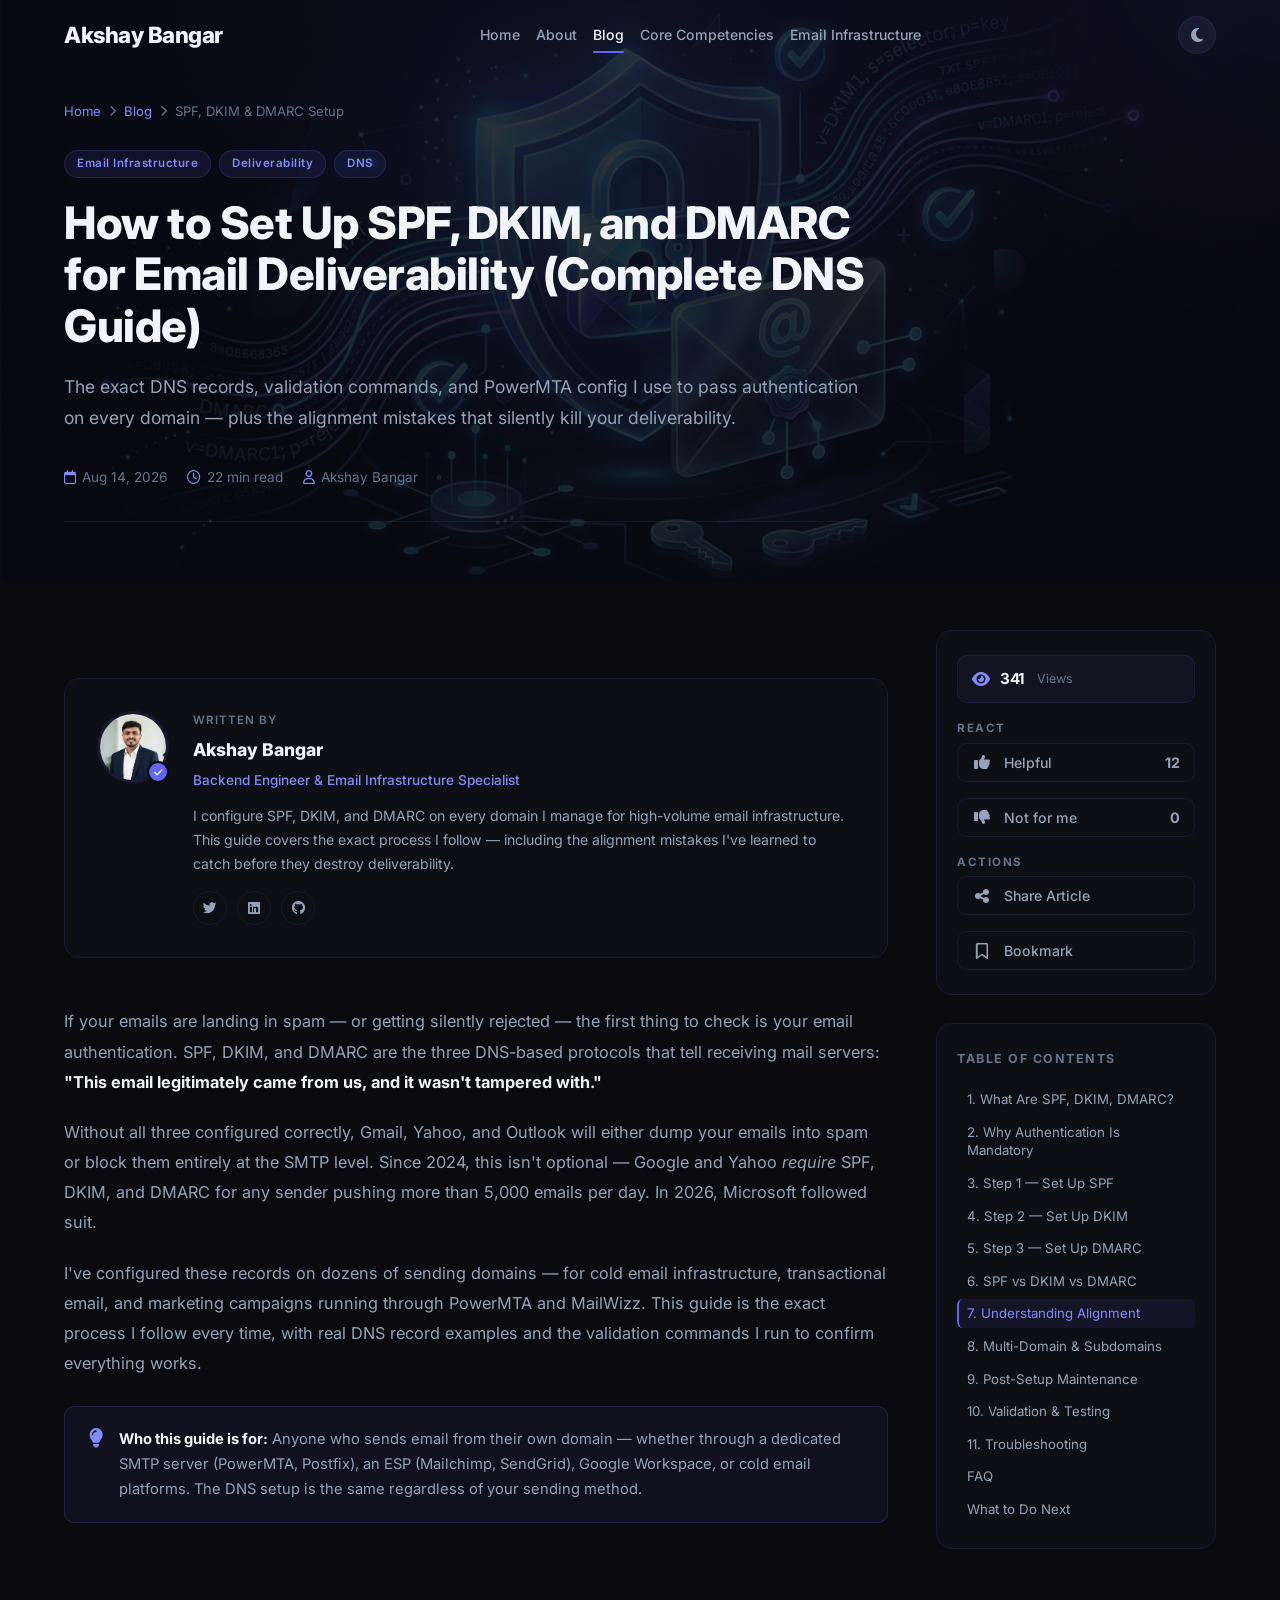
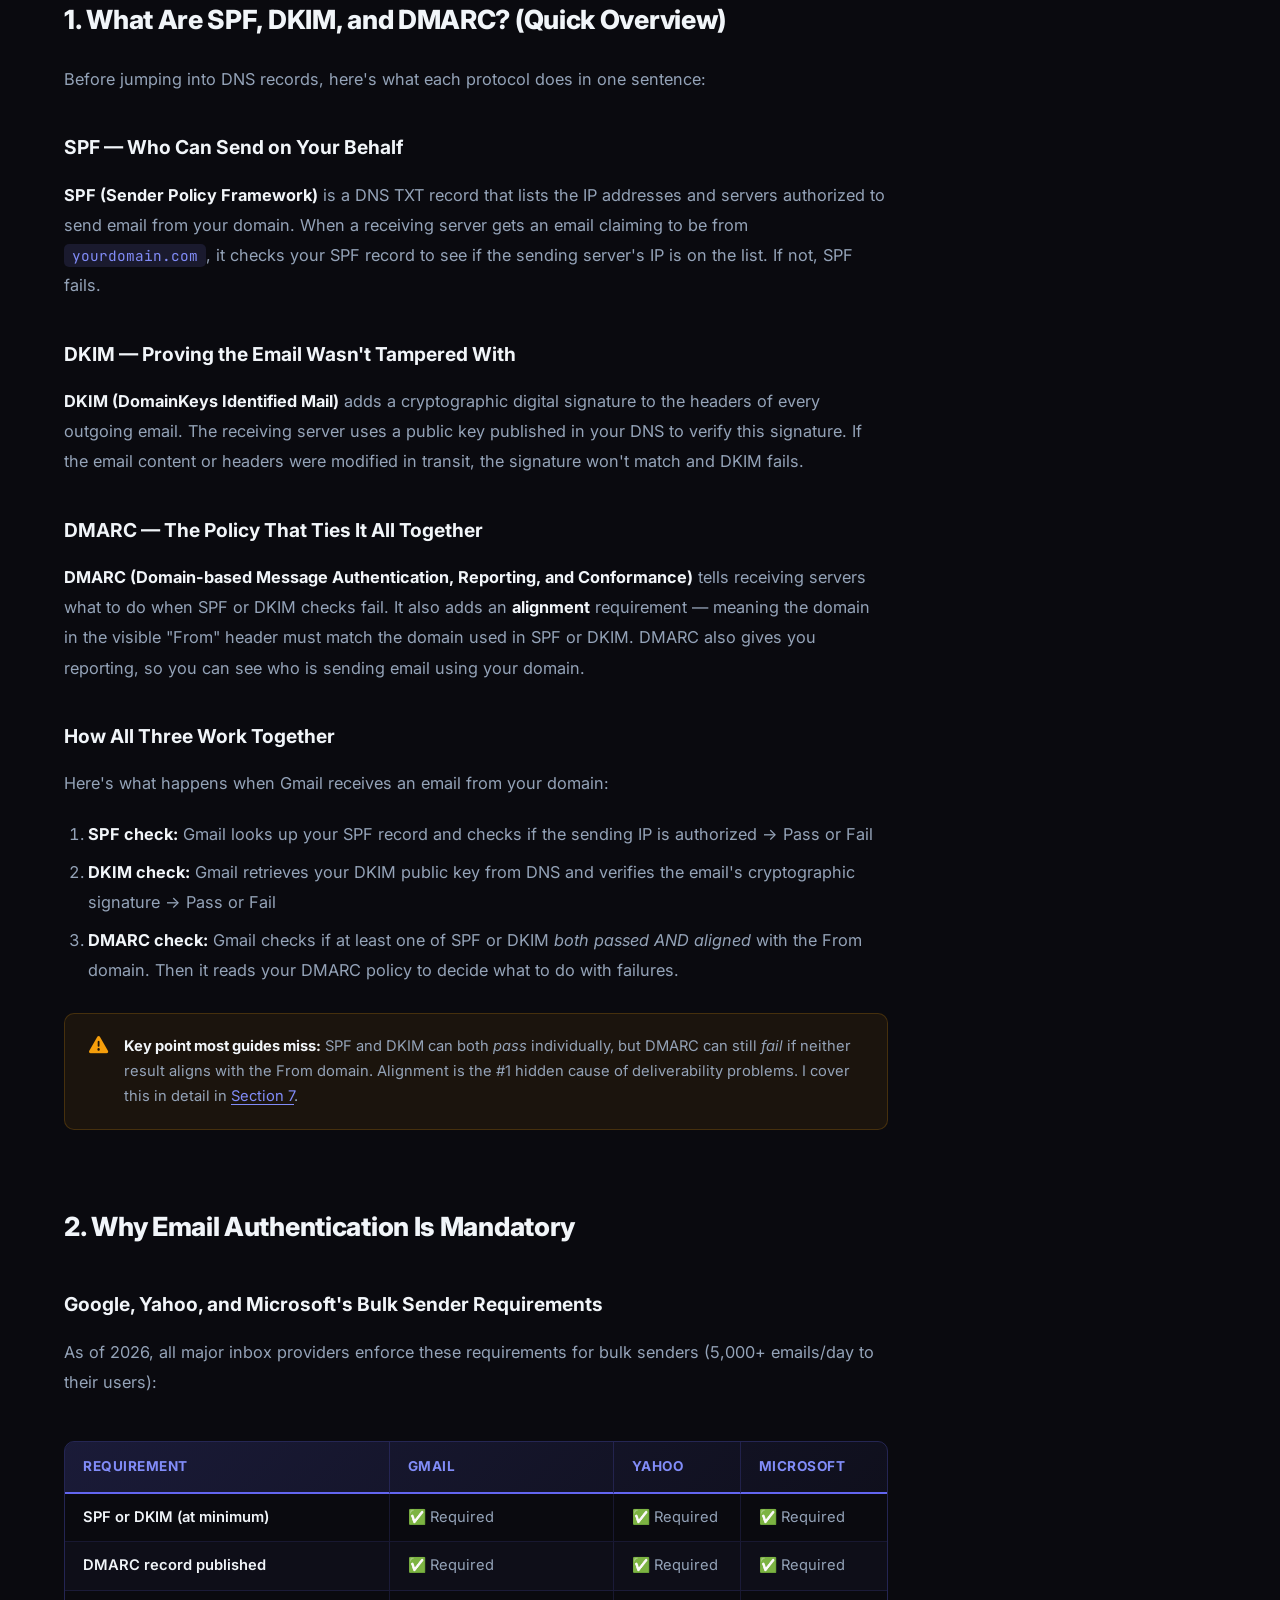
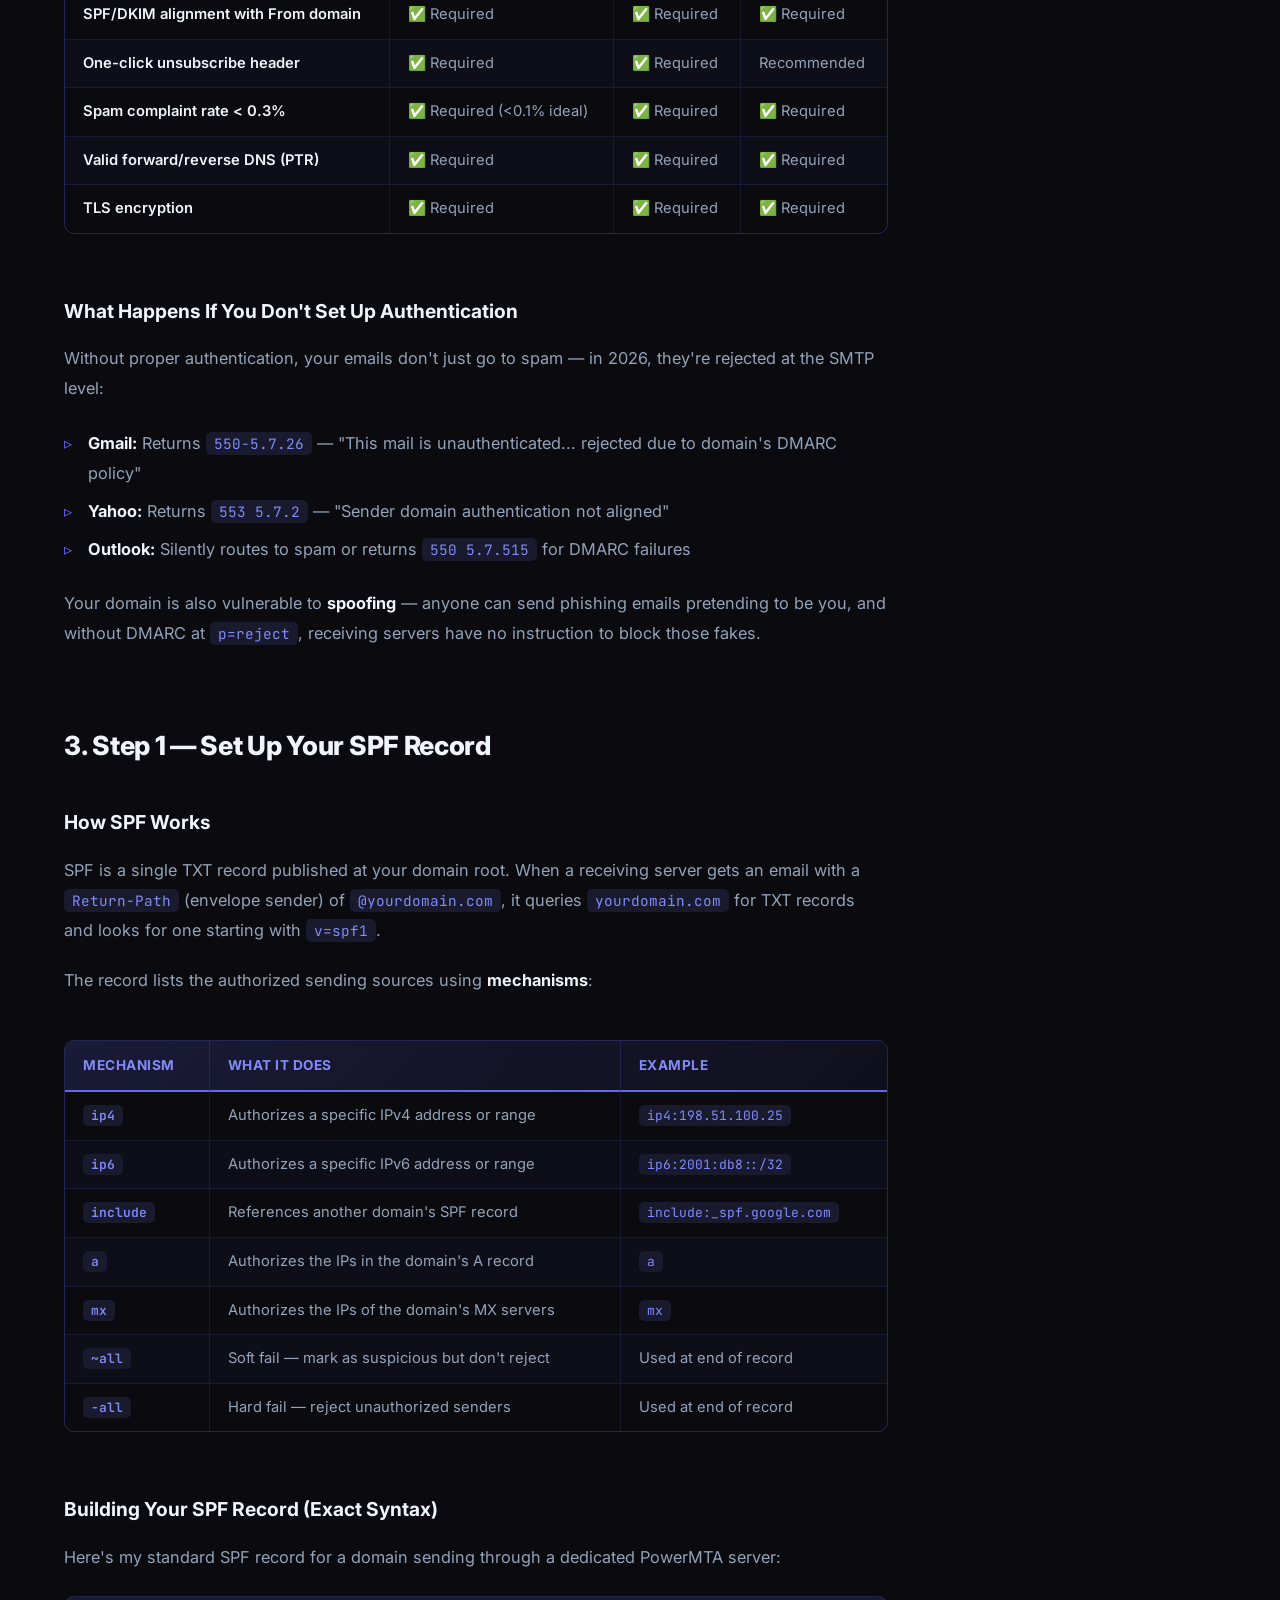
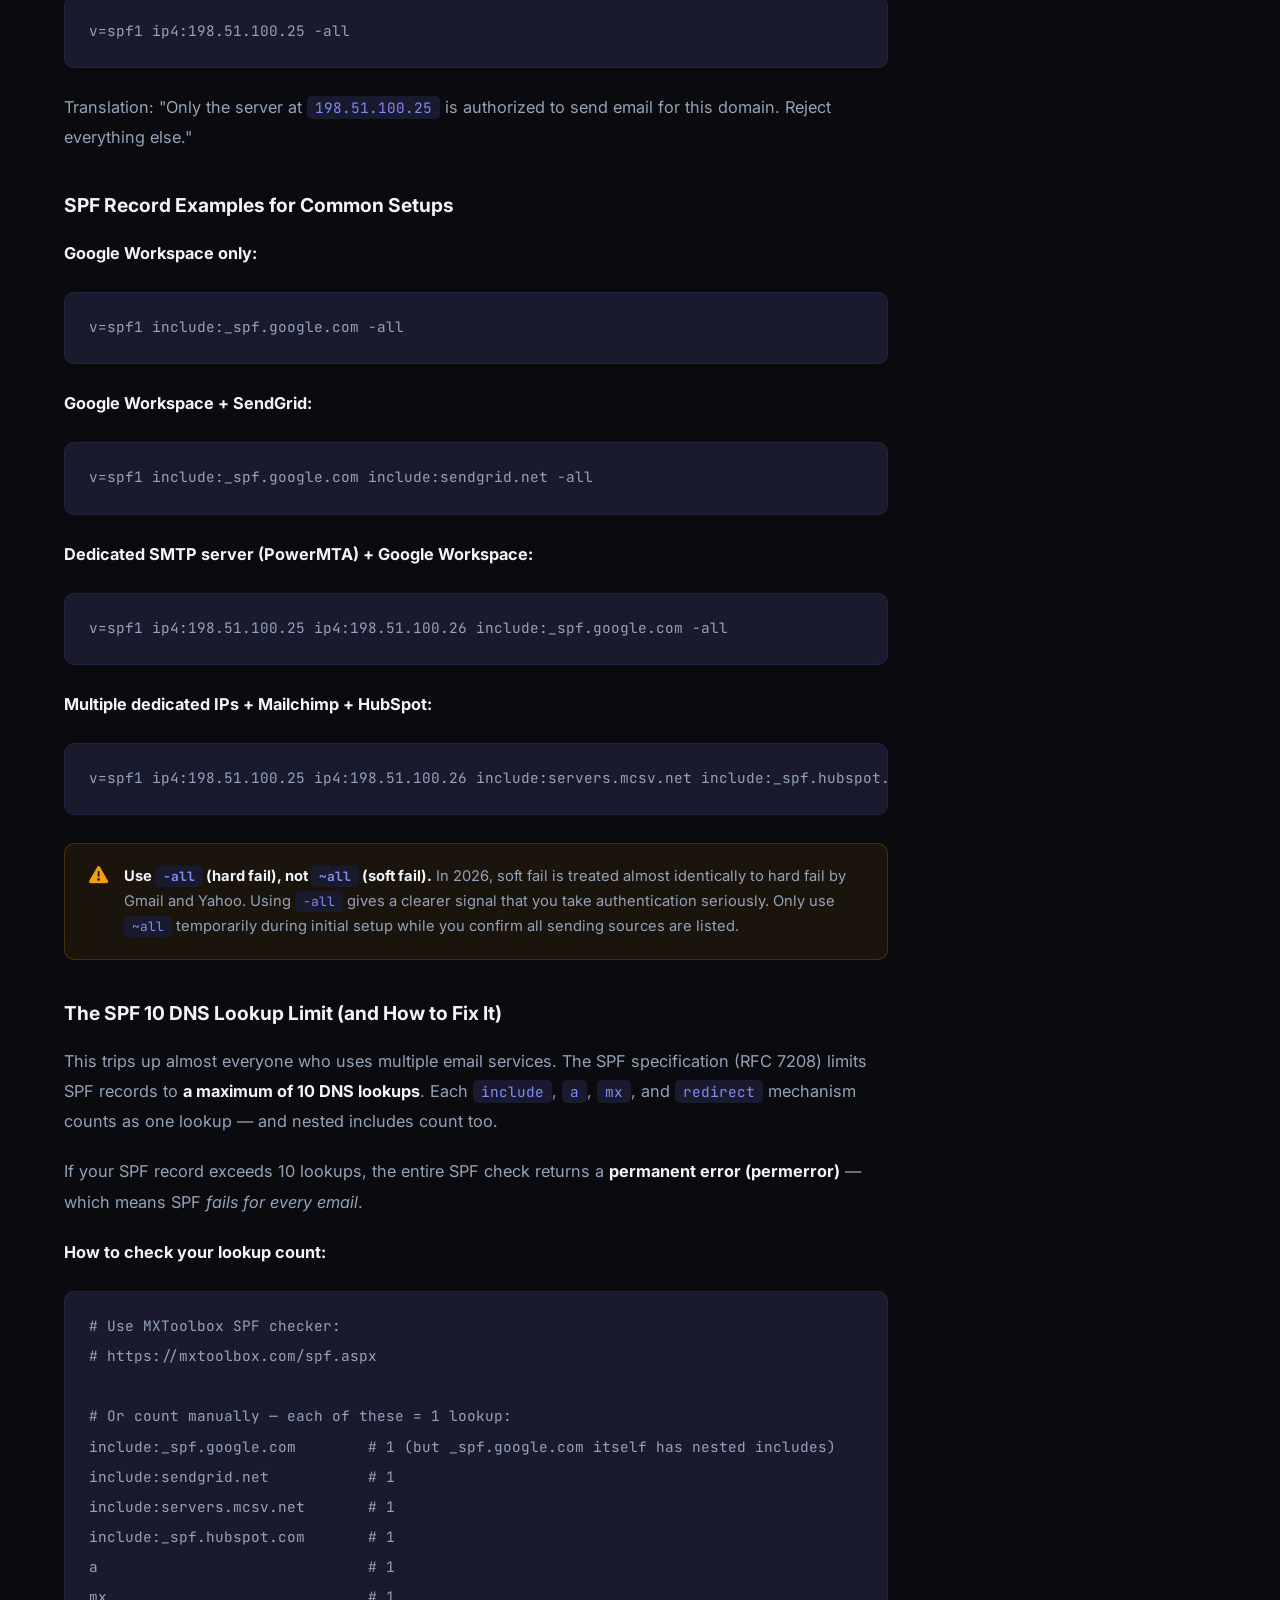
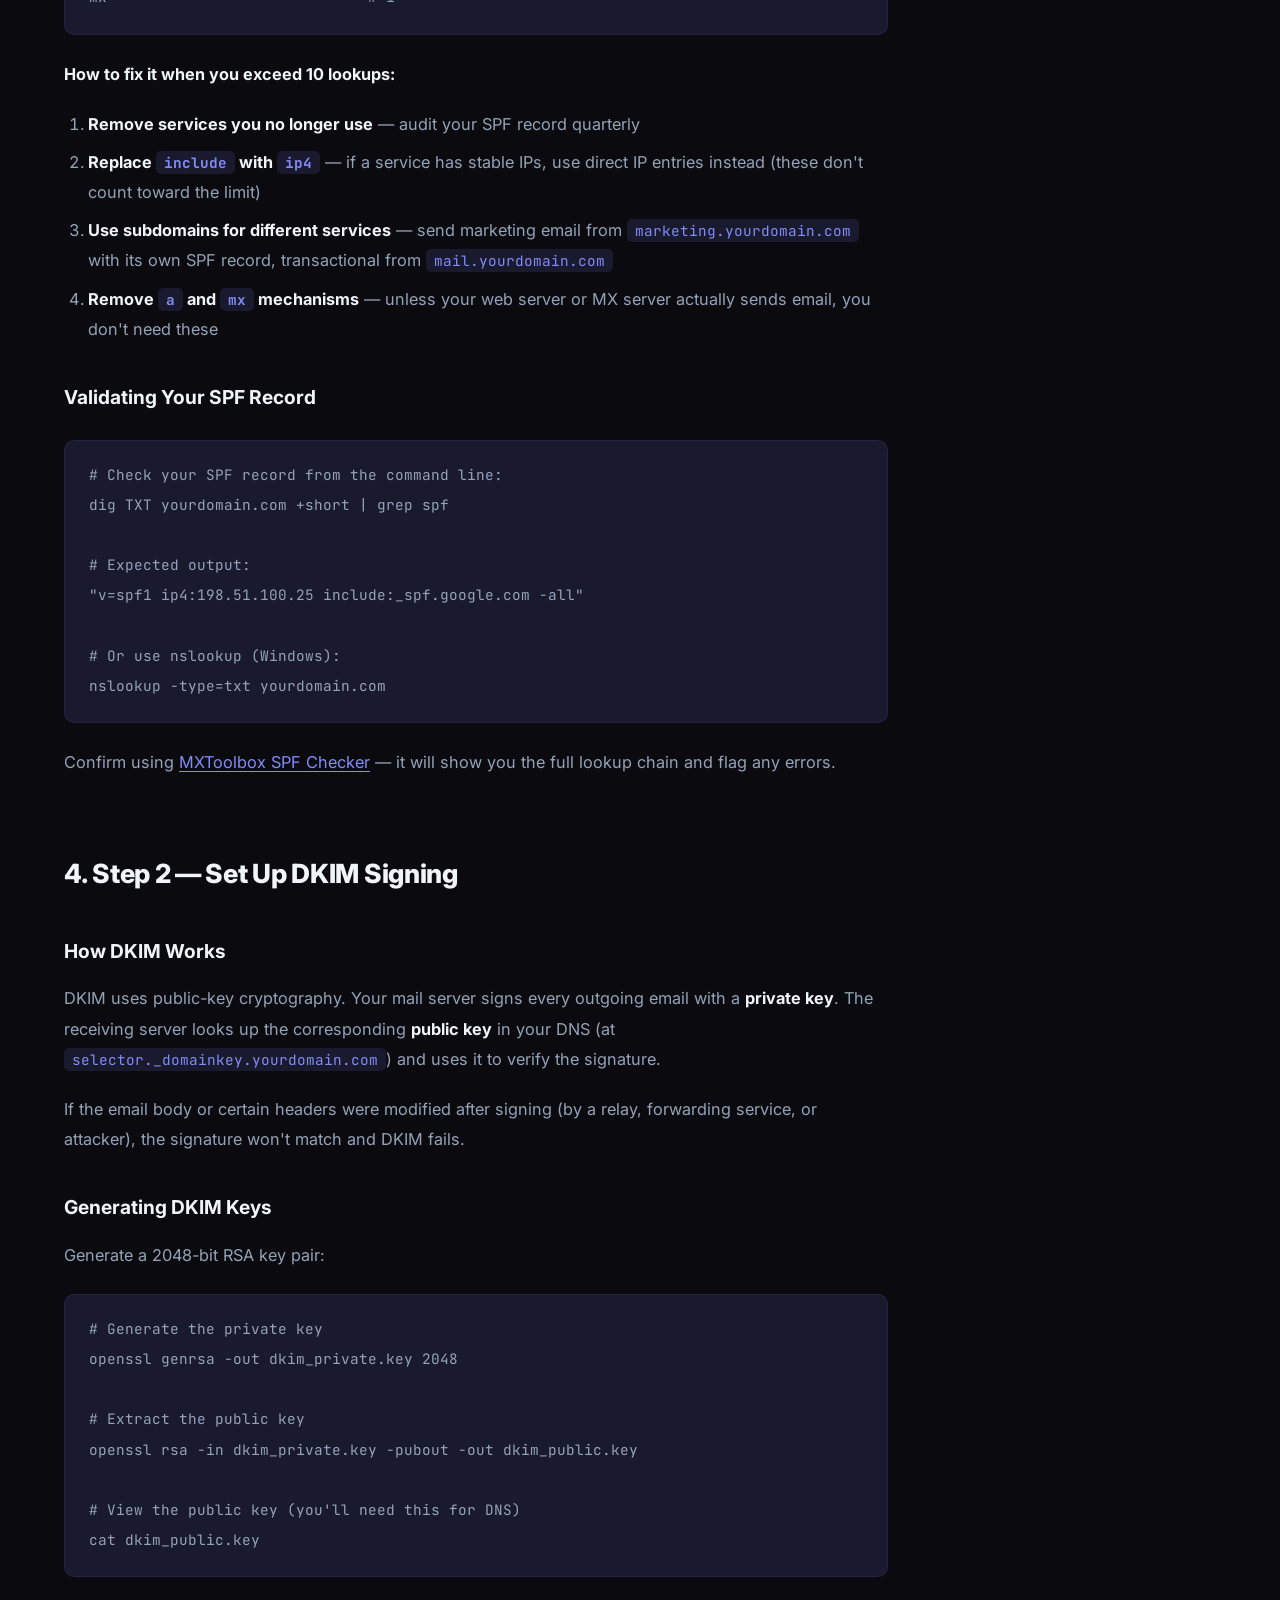
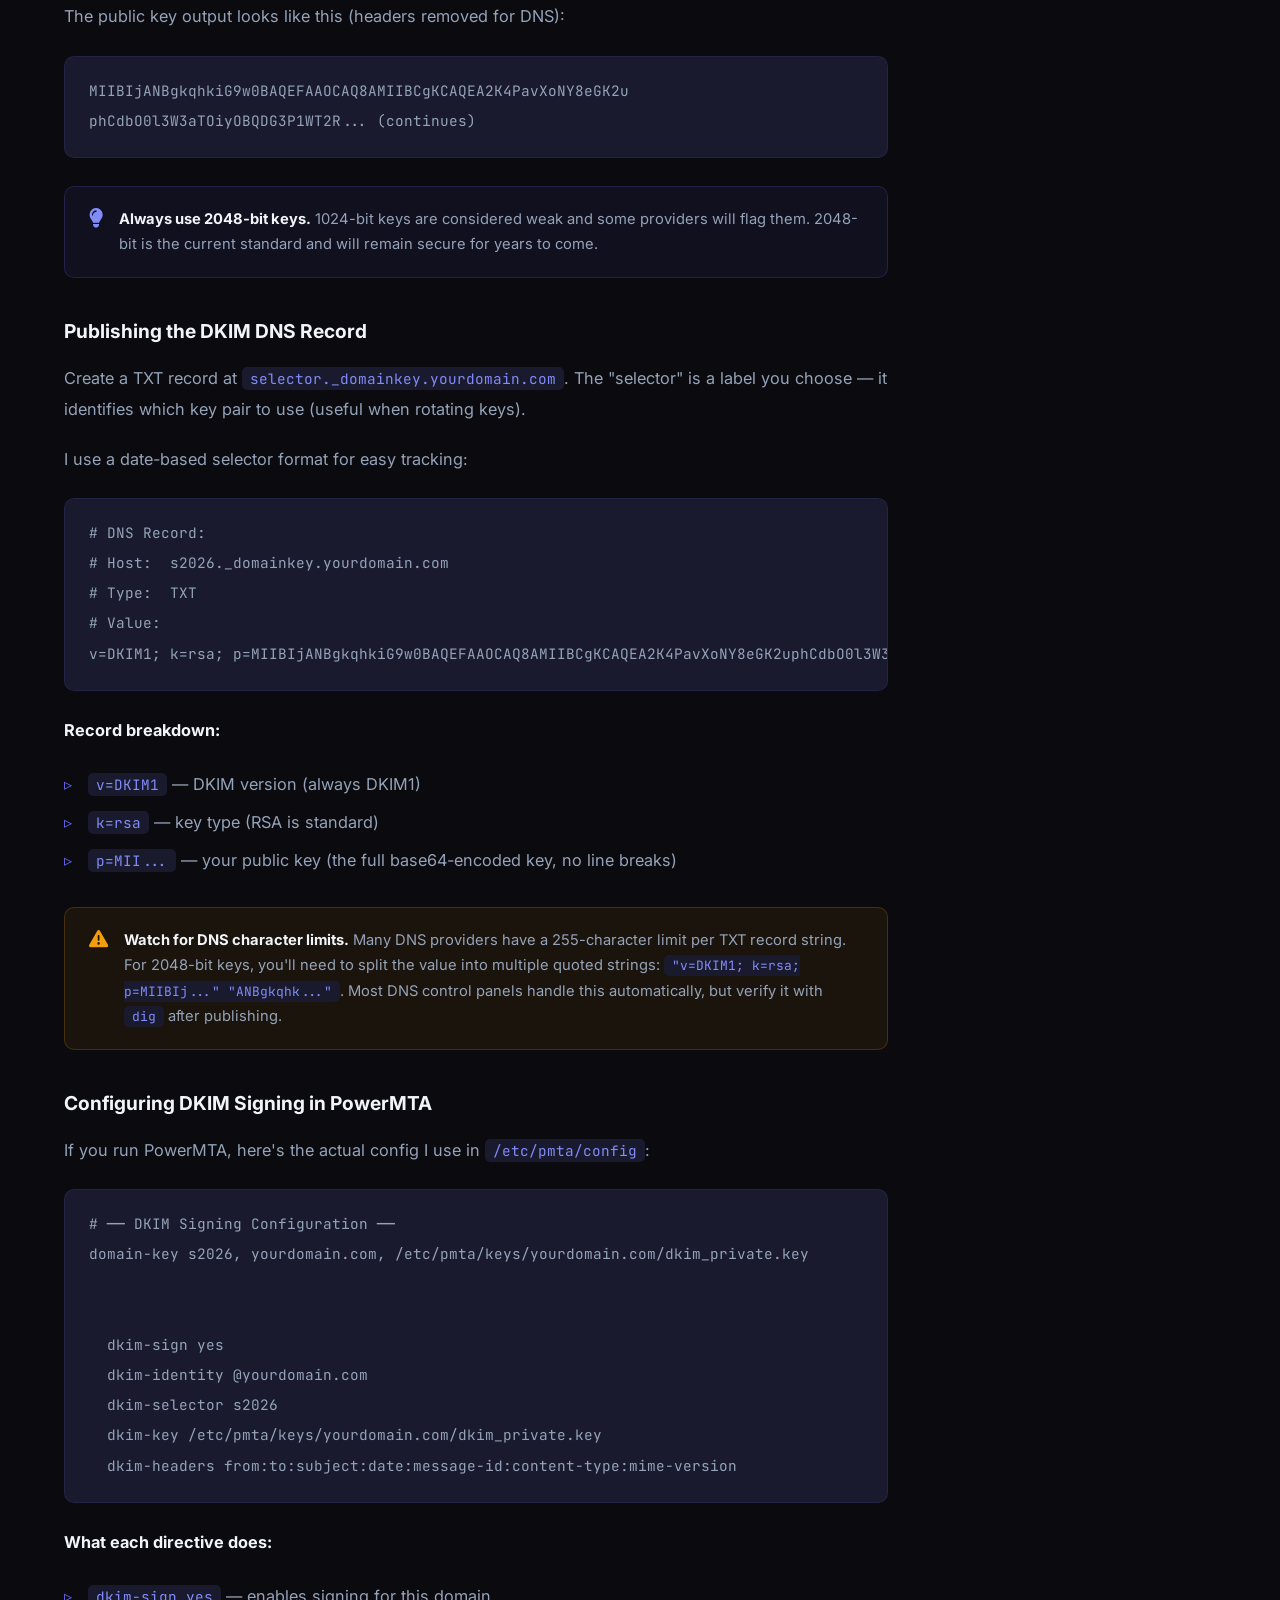
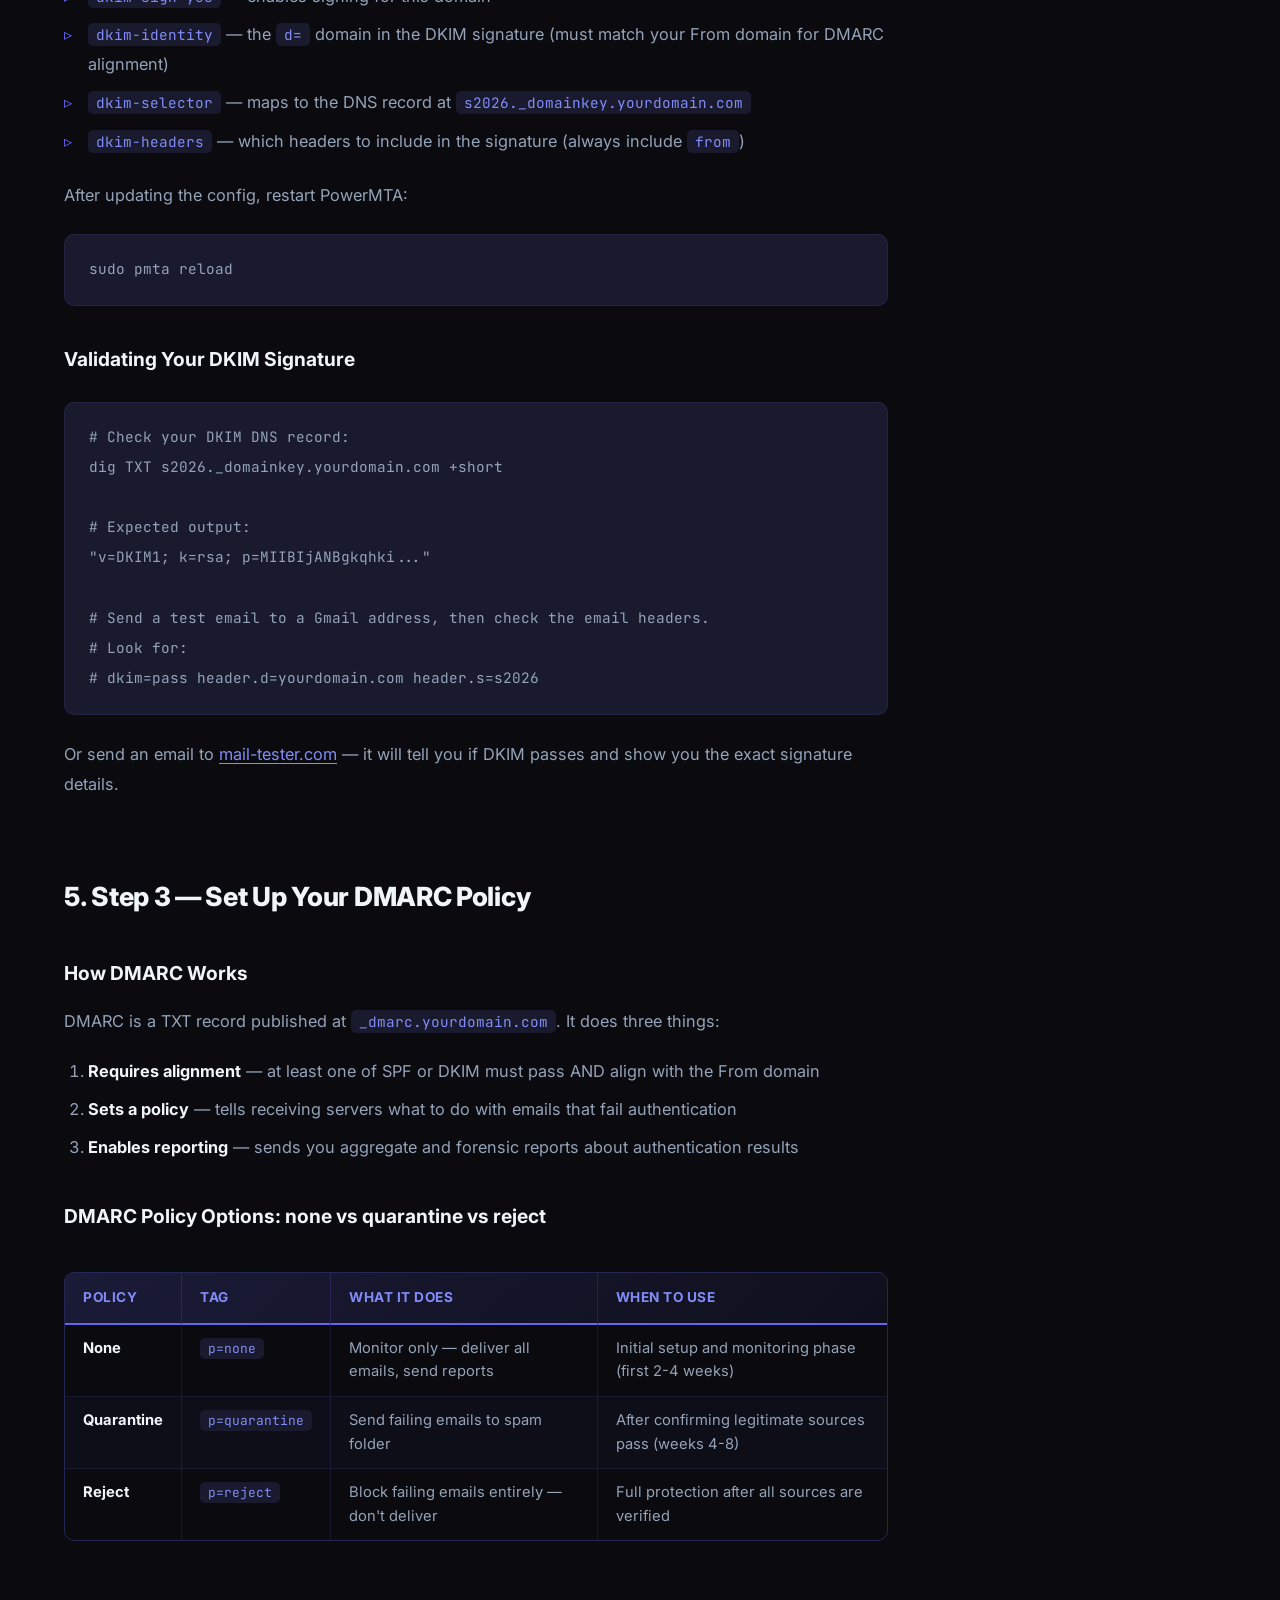
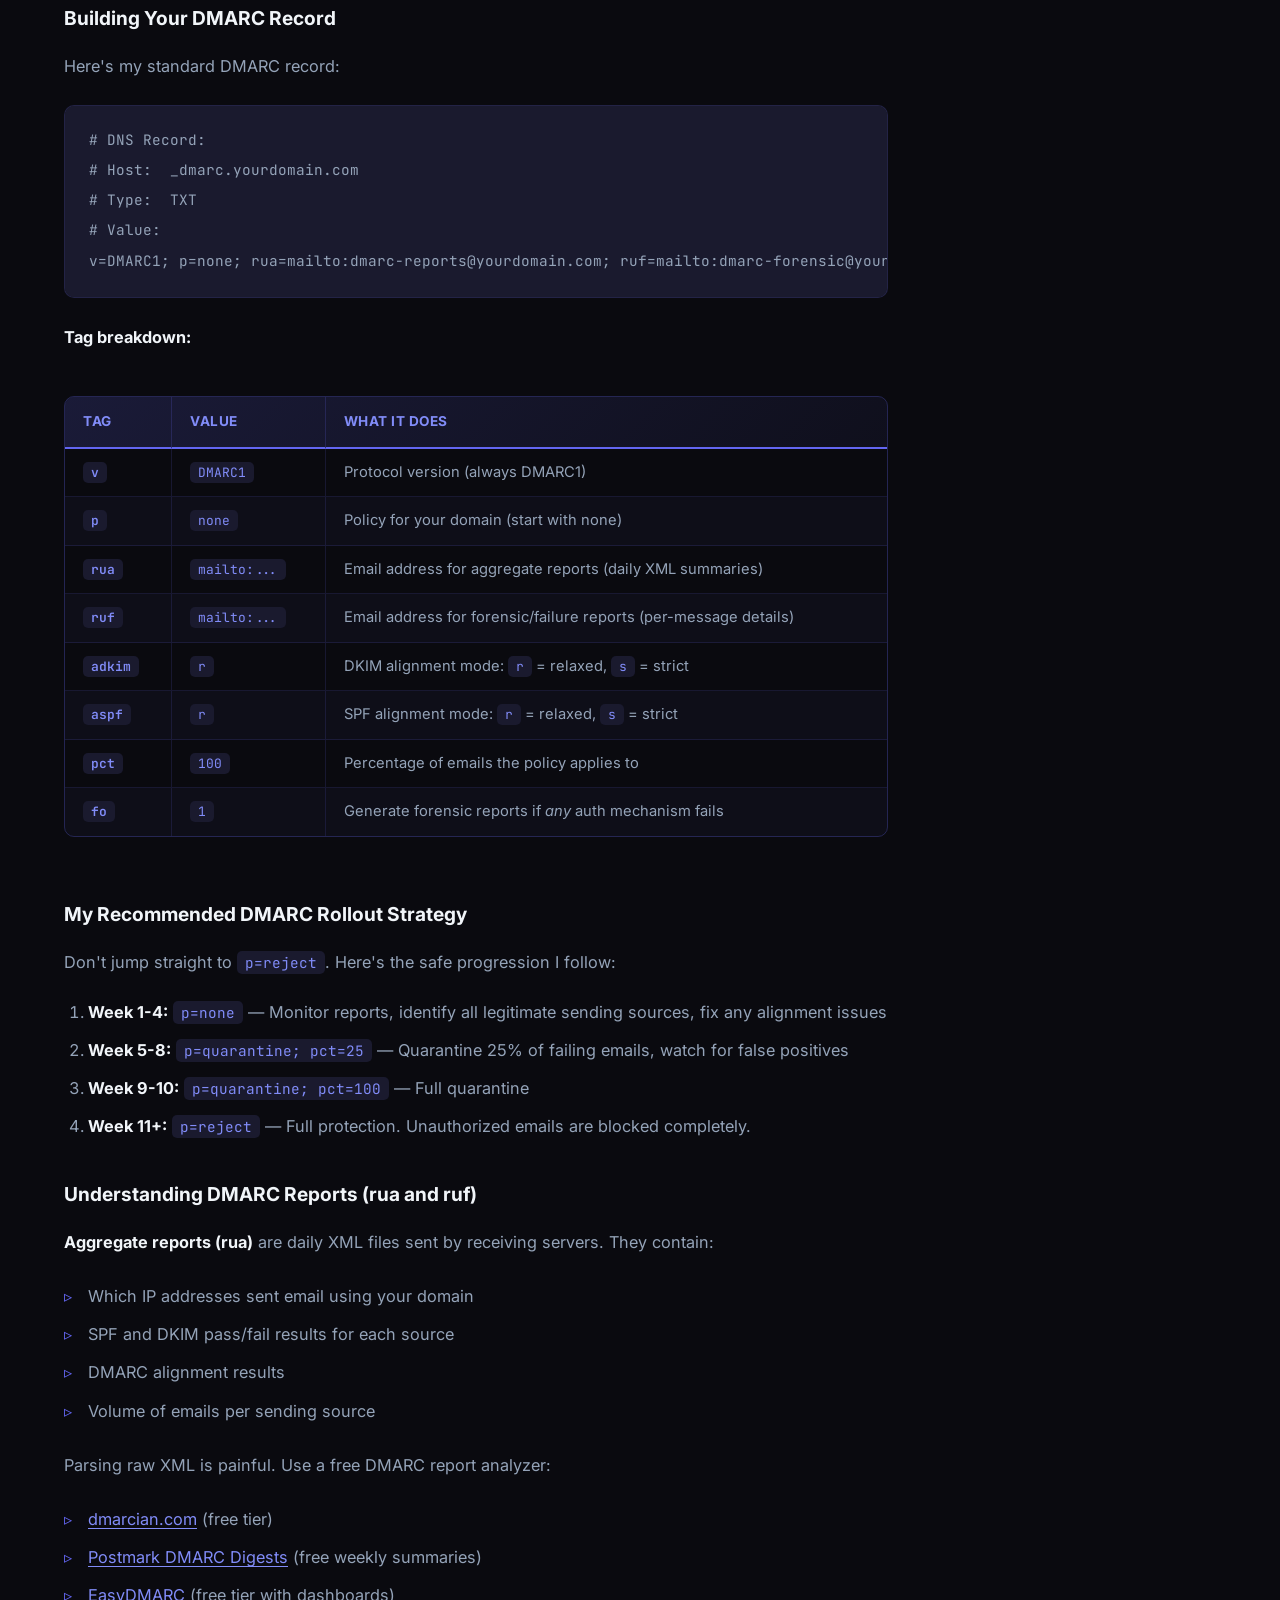
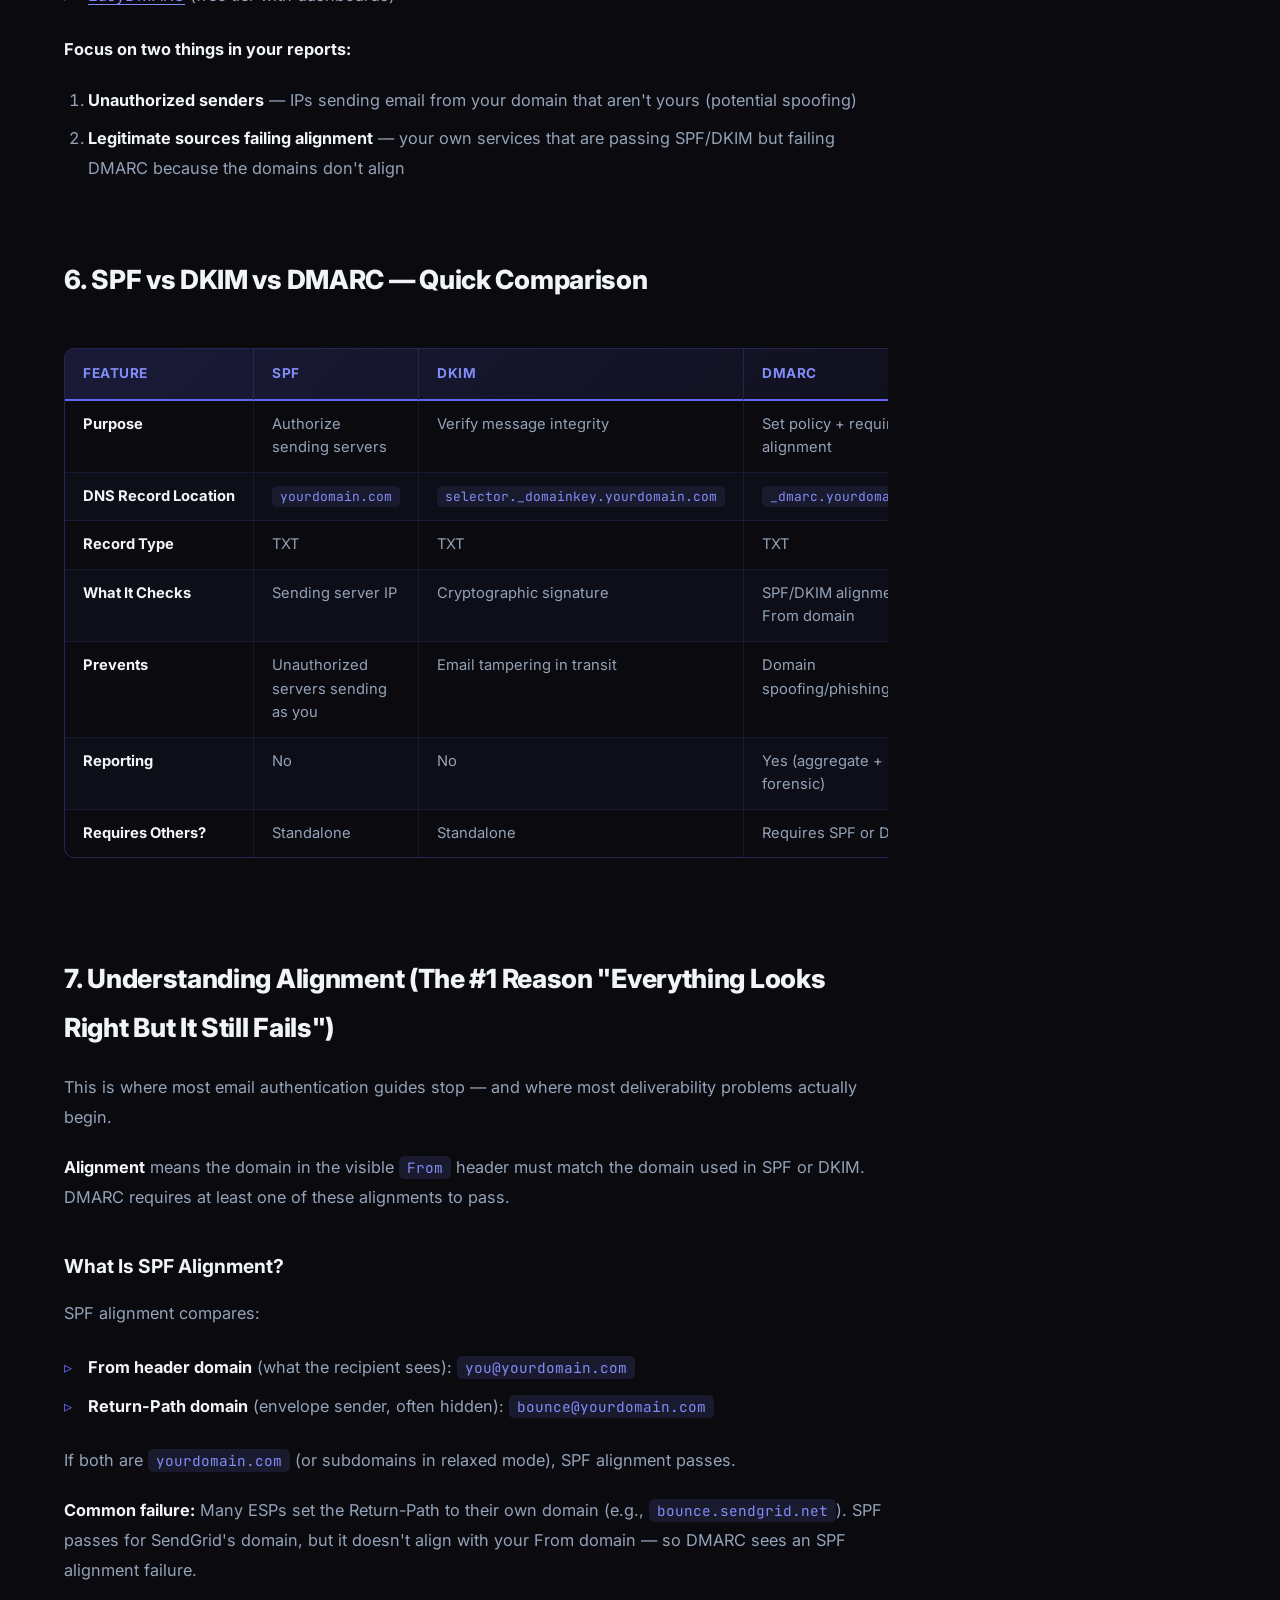
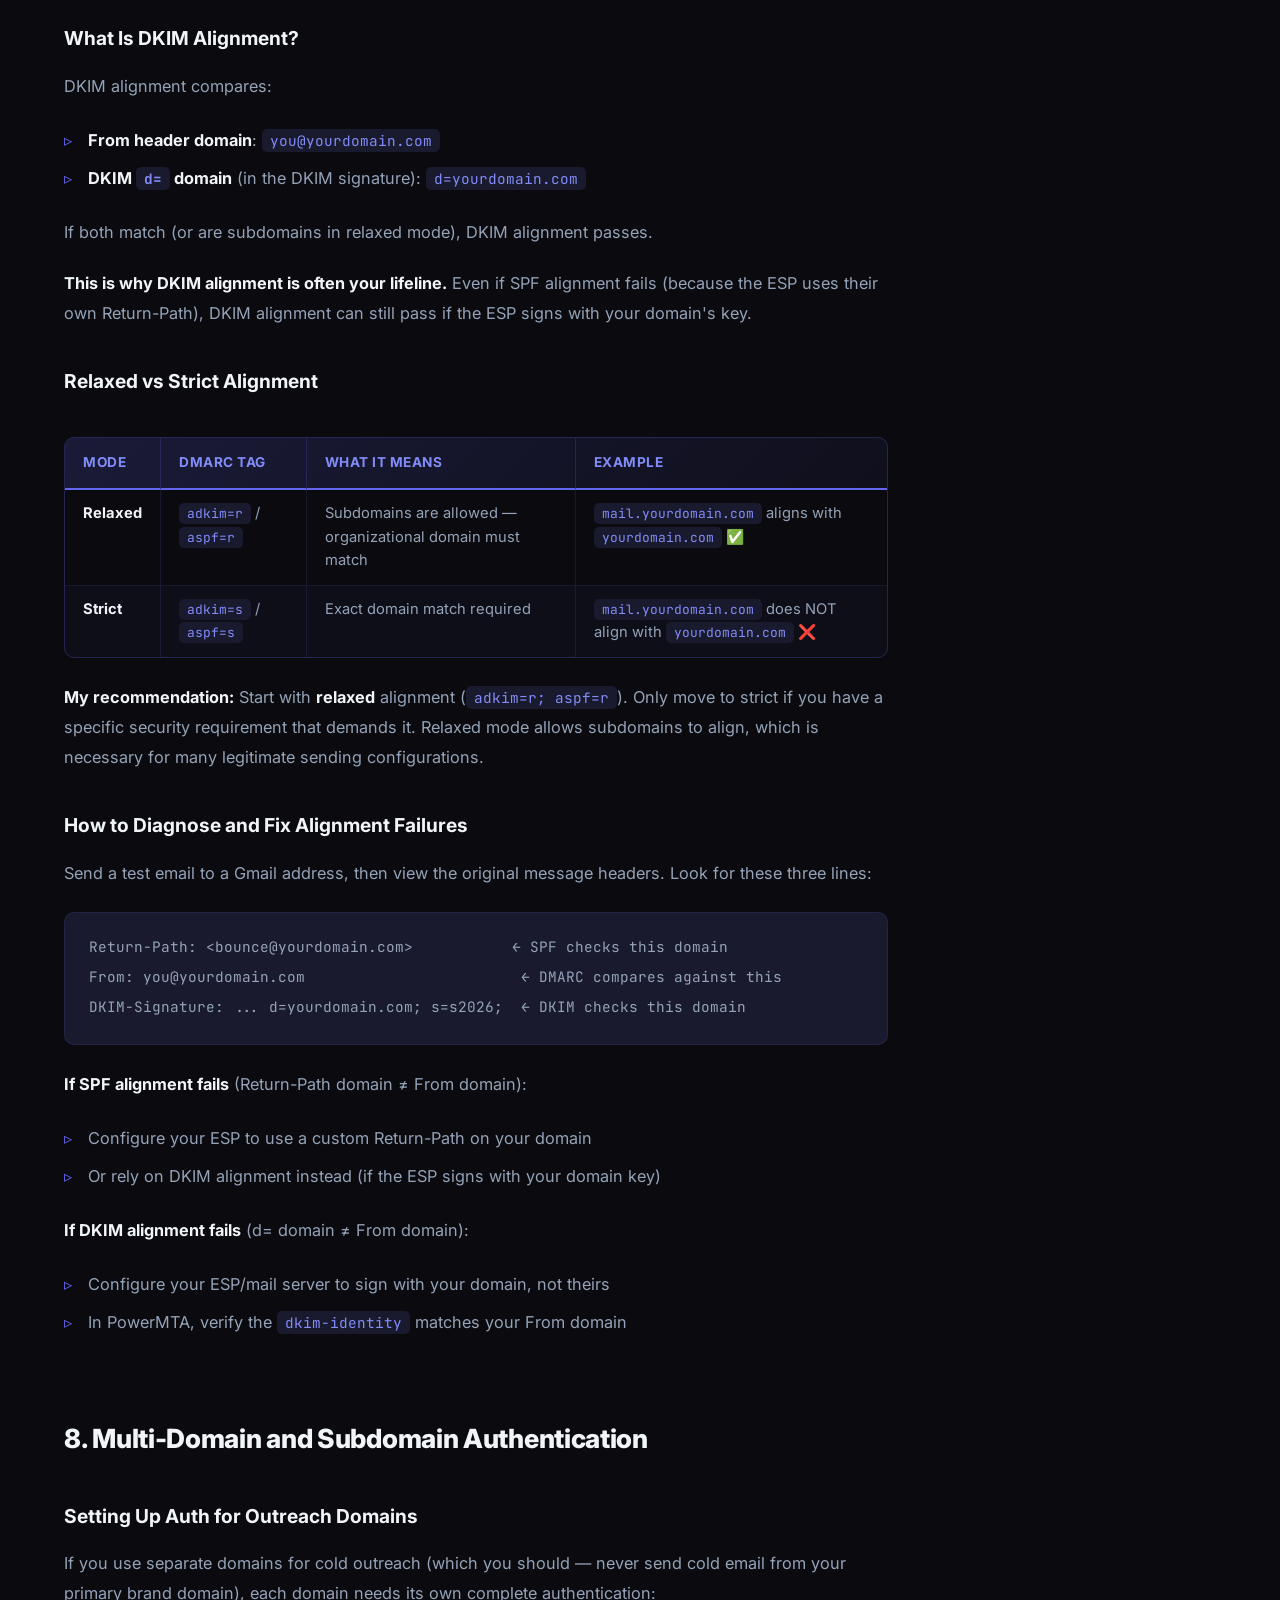
<file: blog/spf-dkim-dmarc-setup-guide.html>
<!DOCTYPE html>
<html lang="en" data-theme="dark">
<head>
<meta charset="UTF-8">
<meta name="viewport" content="width=device-width,initial-scale=1">
<title>How to Set Up SPF, DKIM, and DMARC for Email Deliverability (Complete DNS Guide) | Akshay Bangar</title>
<meta name="description" content="Step-by-step guide to configuring SPF, DKIM, and DMARC DNS records for email deliverability. Includes real DNS examples, PowerMTA DKIM signing config, alignment troubleshooting, and validation commands.">
<meta name="keywords" content="SPF DKIM DMARC setup, email authentication setup, SPF record setup guide, DKIM configuration step by step, DMARC policy setup, email deliverability DNS, email going to spam fix, SPF 10 lookup limit, DKIM key rotation, DMARC alignment, email authentication best practices, PowerMTA DKIM">
<meta name="author" content="Akshay Bangar">
<meta name="robots" content="index, follow">
<link rel="canonical" href="https://akshaybangarab.github.io/blog/spf-dkim-dmarc-setup-guide.html">

<!-- Open Graph / Facebook -->
<meta property="og:type" content="article">
<meta property="og:url" content="https://akshaybangarab.github.io/blog/spf-dkim-dmarc-setup-guide.html">
<meta property="og:title" content="How to Set Up SPF, DKIM, and DMARC for Email Deliverability (Complete DNS Guide)">
<meta property="og:description" content="Step-by-step guide to configuring SPF, DKIM, and DMARC DNS records. Includes real DNS examples, PowerMTA DKIM config, alignment troubleshooting, and validation commands.">
<meta property="article:published_time" content="2026-08-14T08:00:00+00:00">
<meta property="article:author" content="Akshay Bangar">
<meta property="og:image" content="https://akshaybangarab.github.io/images/spf-dkim-dmarc-cover.jpg">

<!-- Twitter -->
<meta name="twitter:card" content="summary_large_image">
<meta name="twitter:url" content="https://akshaybangarab.github.io/blog/spf-dkim-dmarc-setup-guide.html">
<meta name="twitter:title" content="How to Set Up SPF, DKIM, and DMARC for Email Deliverability (Complete DNS Guide)">
<meta name="twitter:description" content="Step-by-step guide to configuring SPF, DKIM, and DMARC DNS records. Includes real DNS examples, PowerMTA DKIM config, alignment troubleshooting, and validation commands.">
<meta name="twitter:image" content="https://akshaybangarab.github.io/images/spf-dkim-dmarc-cover.jpg">

<!-- JSON-LD Schema Markup — Article -->
<script type="application/ld+json">
{
  "@context": "https://schema.org",
  "@type": "Article",
  "headline": "How to Set Up SPF, DKIM, and DMARC for Email Deliverability (Complete DNS Guide)",
  "description": "Step-by-step guide to configuring SPF, DKIM, and DMARC DNS records for email deliverability. Includes real DNS examples, PowerMTA DKIM signing config, alignment troubleshooting, and validation commands.",
  "image": "https://akshaybangarab.github.io/images/spf-dkim-dmarc-cover.jpg",
  "author": {
    "@type": "Person",
    "@id": "https://akshaybangarab.github.io/#person",
    "name": "Akshay Bangar",
    "url": "https://akshaybangarab.github.io/"
  },
  "publisher": {
    "@type": "Organization",
    "name": "Akshay Bangar",
    "logo": {
      "@type": "ImageObject",
      "url": "https://akshaybangarab.github.io/images/logo-akshay-bangar.png",
        "width": 512,
        "height": 512
    }
  },
  "datePublished": "2026-08-14T08:00:00+00:00",
  "dateModified": "2026-08-14T08:00:00+00:00",
  "mainEntityOfPage": {
    "@type": "WebPage",
    "@id": "https://akshaybangarab.github.io/blog/spf-dkim-dmarc-setup-guide.html"
  },
  "wordCount": 5500
}
</script>

<!-- JSON-LD Schema Markup — HowTo -->
<script type="application/ld+json">
{
  "@context": "https://schema.org",
  "@type": "HowTo",
  "name": "How to Set Up SPF, DKIM, and DMARC for Email Deliverability",
  "description": "A complete step-by-step guide to configuring the three essential email authentication protocols — SPF, DKIM, and DMARC — on your domain's DNS.",
  "step": [
    {
      "@type": "HowToStep",
      "name": "Set up your SPF record",
      "text": "Create a TXT DNS record at your domain root that specifies which IP addresses and servers are authorized to send email on behalf of your domain. Use the v=spf1 syntax with include and ip4 mechanisms."
    },
    {
      "@type": "HowToStep",
      "name": "Set up DKIM signing",
      "text": "Generate a 2048-bit RSA key pair, publish the public key as a TXT record at selector._domainkey.yourdomain.com, and configure your mail server to sign outgoing messages with the private key."
    },
    {
      "@type": "HowToStep",
      "name": "Set up your DMARC policy",
      "text": "Create a TXT record at _dmarc.yourdomain.com that specifies your DMARC policy (none, quarantine, or reject), alignment mode, and reporting address using the rua tag."
    },
    {
      "@type": "HowToStep",
      "name": "Validate your configuration",
      "text": "Use dig, nslookup, MXToolbox, and mail-tester.com to verify all three records are correctly published and passing authentication checks."
    }
  ]
}
</script>

<!-- JSON-LD Schema Markup — FAQ -->
<script type="application/ld+json">
{
  "@context": "https://schema.org",
  "@type": "FAQPage",
  "mainEntity": [
    {
      "@type": "Question",
      "name": "Do I need SPF, DKIM, and DMARC? Can I skip one?",
      "acceptedAnswer": {
        "@type": "Answer",
        "text": "You need all three. SPF tells receiving servers which IPs can send for your domain. DKIM cryptographically proves the email wasn't altered in transit. DMARC ties them together with a policy and alignment requirements. Since 2024, Google and Yahoo require all three for bulk senders (5,000+ emails/day). Without all three, your emails will be rejected or sent to spam."
      }
    },
    {
      "@type": "Question",
      "name": "What DMARC policy should I start with?",
      "acceptedAnswer": {
        "@type": "Answer",
        "text": "Start with p=none. This is monitor-only mode — it tells receiving servers to deliver all emails normally but send you reports about authentication failures. Run p=none for 2-4 weeks while monitoring your DMARC reports. Once you've confirmed all legitimate sending sources pass authentication, move to p=quarantine, then eventually p=reject."
      }
    },
    {
      "@type": "Question",
      "name": "What is the SPF 10 DNS lookup limit and how do I fix it?",
      "acceptedAnswer": {
        "@type": "Answer",
        "text": "The SPF specification (RFC 7208) limits the number of DNS lookups an SPF record can trigger to 10. Each 'include', 'a', 'mx', and 'redirect' mechanism counts as one lookup. If your SPF record exceeds 10 lookups, it results in a 'permerror' and SPF fails completely. Fix this by removing unused includes, replacing includes with direct ip4/ip6 entries where possible (called SPF flattening), or using subdomains with separate SPF records for different sending services."
      }
    },
    {
      "@type": "Question",
      "name": "How do I check if my SPF, DKIM, and DMARC records are set up correctly?",
      "acceptedAnswer": {
        "@type": "Answer",
        "text": "Use these methods: (1) Command line: run 'dig TXT yourdomain.com' for SPF, 'dig TXT selector._domainkey.yourdomain.com' for DKIM, and 'dig TXT _dmarc.yourdomain.com' for DMARC. (2) Online tools: MXToolbox SuperTool, Google Admin Toolbox Check MX, or dmarcian.com. (3) Send a test email to mail-tester.com — it gives you a score out of 10 and flags any authentication issues."
      }
    },
    {
      "@type": "Question",
      "name": "What happens if I don't set up email authentication?",
      "acceptedAnswer": {
        "@type": "Answer",
        "text": "Without proper email authentication, your emails will either land in spam or be rejected outright by major providers. Gmail, Yahoo, and Microsoft now enforce authentication at the SMTP level — meaning unauthenticated emails from bulk senders are blocked before they even reach the spam folder. Your domain is also vulnerable to spoofing attacks where bad actors send phishing emails pretending to be you."
      }
    },
    {
      "@type": "Question",
      "name": "How often should I rotate my DKIM keys?",
      "acceptedAnswer": {
        "@type": "Answer",
        "text": "Rotate your DKIM keys every 6 to 12 months. This limits the exposure window if a private key is compromised. The process involves generating a new key pair with a new selector, publishing the new public key in DNS, updating your mail server to sign with the new private key, and keeping the old selector active in DNS for 48-72 hours to allow in-transit emails to validate."
      }
    },
    {
      "@type": "Question",
      "name": "What is DMARC alignment and why do my emails still fail with SPF and DKIM set up?",
      "acceptedAnswer": {
        "@type": "Answer",
        "text": "DMARC alignment means the domain in the visible 'From' header must match the domain used for SPF (Return-Path/envelope sender) or DKIM (d= domain). Even if SPF and DKIM both pass individually, if neither aligns with the From domain, DMARC fails. This is the most common cause of 'everything looks right but it still fails.' Check your email headers — look at the Return-Path domain and the DKIM d= domain, and make sure at least one matches your From domain."
      }
    },
    {
      "@type": "Question",
      "name": "Can SPF, DKIM, and DMARC prevent phishing?",
      "acceptedAnswer": {
        "@type": "Answer",
        "text": "Yes, when properly configured with DMARC set to p=reject, these protocols significantly reduce domain spoofing and phishing. SPF ensures only authorized servers can send from your domain, DKIM proves message integrity, and DMARC enforces that the visible From address aligns with authenticated domains. A p=reject policy tells receiving servers to discard any email that fails authentication, blocking spoofed emails from reaching inboxes."
      }
    },
    {
      "@type": "Question",
      "name": "How do I set up SPF, DKIM, and DMARC for multiple domains or subdomains?",
      "acceptedAnswer": {
        "@type": "Answer",
        "text": "Each domain needs its own SPF and DMARC records. For DKIM, you need a key pair per domain (or per domain+selector combination). For subdomains, SPF records must be set individually — subdomains do not inherit the parent domain's SPF. However, DMARC policies cascade to subdomains unless overridden with a separate _dmarc.subdomain.example.com record. If you send from mail.example.com, set an SPF record at mail.example.com and either use the parent's DMARC or create a subdomain-specific one."
      }
    },
    {
      "@type": "Question",
      "name": "How do I read and understand DMARC aggregate reports?",
      "acceptedAnswer": {
        "@type": "Answer",
        "text": "DMARC aggregate reports (rua) are XML files sent by receiving servers that show: (1) which IPs sent email using your domain, (2) whether those emails passed or failed SPF and DKIM, (3) the DMARC alignment result, and (4) the volume of emails per source. Use a free DMARC report analyzer (like dmarcian, Postmark, or EasyDMARC) to parse the XML into readable dashboards. Focus on identifying unauthorized senders and fixing legitimate sources that are failing alignment."
      }
    }
  ]
}
</script>

<!-- JSON-LD Schema — BreadcrumbList -->
<script type="application/ld+json">
{
  "@context": "https://schema.org",
  "@type": "BreadcrumbList",
  "itemListElement": [
    { "@type": "ListItem", "position": 1, "name": "Home", "item": "https://akshaybangarab.github.io/" },
    { "@type": "ListItem", "position": 2, "name": "Blog", "item": "https://akshaybangarab.github.io/blog/" },
    { "@type": "ListItem", "position": 3, "name": "SPF DKIM DMARC Setup Guide", "item": "https://akshaybangarab.github.io/blog/spf-dkim-dmarc-setup-guide.html" }
  ]
}
</script>

<meta name="theme-color" content="#0a0a0f">
<link rel="icon" href="../favicon.svg" type="image/svg+xml">
<link rel="preconnect" href="https://fonts.googleapis.com">
<link rel="preconnect" href="https://fonts.gstatic.com" crossorigin>
<link href="https://fonts.googleapis.com/css2?family=Inter:wght@400;500;600;700;800&family=JetBrains+Mono:wght@400;500&display=swap" rel="stylesheet">
<link rel="stylesheet" href="https://cdnjs.cloudflare.com/ajax/libs/font-awesome/6.6.0/css/all.min.css">
<link rel="stylesheet" href="../css/style.css">
<link rel="stylesheet" href="../css/blog.css">
</head>
<body>

<!-- Progress Bar -->
<div id="reading-progress"></div>

<!-- NAVBAR -->
<nav class="navbar" id="navbar">
<div class="container">
<a href="../index.html" class="nav-logo">Akshay Bangar</a>
<div class="nav-links" id="nav-links">
<button class="nav-close" id="nav-close" aria-label="Close menu">&times;</button>
<a href="../index.html#home">Home</a>
<a href="../index.html#about">About</a>
<a href="index.html" class="active">Blog</a>
<a href="../core-competencies.html">Core Competencies</a>
<a href="../email-infrastructure.html">Email Infrastructure</a>
</div>
<div class="nav-overlay" id="nav-overlay"></div>
<div class="nav-right">
<button class="theme-toggle" id="theme-toggle" aria-label="Toggle theme"><i class="fa-solid fa-moon"></i></button>
<button class="menu-toggle" id="menu-toggle" aria-label="Toggle menu">
<span></span><span></span><span></span>
</button>
</div>
</div>
</nav>

<header class="article-hero">
<div class="article-hero-bg">
<img src="../images/spf-dkim-dmarc-cover.jpg" alt="SPF DKIM DMARC Email Authentication Setup Guide" style="width:100%;height:100%;object-fit:cover;opacity:0.6;">
</div>
<div class="container">
<div class="article-breadcrumb">
<a href="../index.html">Home</a> <i class="fa-solid fa-chevron-right"></i>
<a href="index.html">Blog</a> <i class="fa-solid fa-chevron-right"></i>
<span>SPF, DKIM & DMARC Setup</span>
</div>

<div class="article-hero-inner reveal">
<div class="post-tags article-hero-tags">
<span class="post-tag">Email Infrastructure</span>
<span class="post-tag">Deliverability</span>
<span class="post-tag">DNS</span>
</div>
<h1 class="article-hero-title">How to Set Up SPF, DKIM, and DMARC for Email Deliverability (Complete DNS Guide)</h1>
<p class="article-hero-subtitle">The exact DNS records, validation commands, and PowerMTA config I use to pass authentication on every domain — plus the alignment mistakes that silently kill your deliverability.</p>

<div class="article-hero-meta">
<div class="article-meta-item"><i class="fa-regular fa-calendar"></i> Aug 14, 2026</div>
<div class="article-meta-item"><i class="fa-regular fa-clock"></i> 22 min read</div>
<div class="article-meta-item"><i class="fa-regular fa-user"></i> Akshay Bangar</div>
</div>
</div>

</div> <!-- /container -->
</header>

<main class="container">
<div class="article-layout">
<div class="article-body-col">
<!-- AUTHOR CARD -->
<div class="author-card reveal">
<div class="author-avatar-wrap">
<img src="../images/akshay-bangar-software-engineer.jpg" alt="Akshay Bangar" class="author-avatar">
<div class="author-verified"><i class="fa-solid fa-check"></i></div>
</div>
<div class="author-info">
<div class="author-label">Written By</div>
<div class="author-name">Akshay Bangar</div>
<div class="author-title">Backend Engineer & Email Infrastructure Specialist</div>
<p class="author-bio">I configure SPF, DKIM, and DMARC on every domain I manage for high-volume email infrastructure. This guide covers the exact process I follow — including the alignment mistakes I've learned to catch before they destroy deliverability.</p>
<div class="author-socials">
<a href="https://x.com/akshaybangarab" class="author-social-link" target="_blank" rel="noopener"><i class="fa-brands fa-twitter"></i></a>
<a href="https://linkedin.com/in/akshaybangarab" class="author-social-link" target="_blank" rel="noopener"><i class="fa-brands fa-linkedin"></i></a>
<a href="https://github.com/AkshayBangarAB" class="author-social-link" target="_blank" rel="noopener"><i class="fa-brands fa-github"></i></a>
</div>
</div>
</div>

<!-- ARTICLE CONTENT -->
<div class="article-content">
<p>If your emails are landing in spam — or getting silently rejected — the first thing to check is your email authentication. SPF, DKIM, and DMARC are the three DNS-based protocols that tell receiving mail servers: <strong>"This email legitimately came from us, and it wasn't tampered with."</strong></p>

<p>Without all three configured correctly, Gmail, Yahoo, and Outlook will either dump your emails into spam or block them entirely at the SMTP level. Since 2024, this isn't optional — Google and Yahoo <em>require</em> SPF, DKIM, and DMARC for any sender pushing more than 5,000 emails per day. In 2026, Microsoft followed suit.</p>

<p>I've configured these records on dozens of sending domains — for cold email infrastructure, transactional email, and marketing campaigns running through PowerMTA and MailWizz. This guide is the exact process I follow every time, with real DNS record examples and the validation commands I run to confirm everything works.</p>

<div class="callout callout-info">
<i class="fa-solid fa-lightbulb callout-icon"></i>
<div class="callout-body">
<strong>Who this guide is for:</strong> Anyone who sends email from their own domain — whether through a dedicated SMTP server (PowerMTA, Postfix), an ESP (Mailchimp, SendGrid), Google Workspace, or cold email platforms. The DNS setup is the same regardless of your sending method.
</div>
</div>

<!-- ═══════════════════════════════════════════ -->
<h2 id="what-are-spf-dkim-dmarc">1. What Are SPF, DKIM, and DMARC? (Quick Overview)</h2>

<p>Before jumping into DNS records, here's what each protocol does in one sentence:</p>

<h3 id="spf-overview">SPF — Who Can Send on Your Behalf</h3>
<p><strong>SPF (Sender Policy Framework)</strong> is a DNS TXT record that lists the IP addresses and servers authorized to send email from your domain. When a receiving server gets an email claiming to be from <code>yourdomain.com</code>, it checks your SPF record to see if the sending server's IP is on the list. If not, SPF fails.</p>

<h3 id="dkim-overview">DKIM — Proving the Email Wasn't Tampered With</h3>
<p><strong>DKIM (DomainKeys Identified Mail)</strong> adds a cryptographic digital signature to the headers of every outgoing email. The receiving server uses a public key published in your DNS to verify this signature. If the email content or headers were modified in transit, the signature won't match and DKIM fails.</p>

<h3 id="dmarc-overview">DMARC — The Policy That Ties It All Together</h3>
<p><strong>DMARC (Domain-based Message Authentication, Reporting, and Conformance)</strong> tells receiving servers what to do when SPF or DKIM checks fail. It also adds an <strong>alignment</strong> requirement — meaning the domain in the visible "From" header must match the domain used in SPF or DKIM. DMARC also gives you reporting, so you can see who is sending email using your domain.</p>

<h3 id="how-they-work-together">How All Three Work Together</h3>

<p>Here's what happens when Gmail receives an email from your domain:</p>

<ol>
<li><strong>SPF check:</strong> Gmail looks up your SPF record and checks if the sending IP is authorized → Pass or Fail</li>
<li><strong>DKIM check:</strong> Gmail retrieves your DKIM public key from DNS and verifies the email's cryptographic signature → Pass or Fail</li>
<li><strong>DMARC check:</strong> Gmail checks if at least one of SPF or DKIM <em>both passed AND aligned</em> with the From domain. Then it reads your DMARC policy to decide what to do with failures.</li>
</ol>

<div class="callout callout-warning">
<i class="fa-solid fa-triangle-exclamation callout-icon"></i>
<div class="callout-body">
<strong>Key point most guides miss:</strong> SPF and DKIM can both <em>pass</em> individually, but DMARC can still <em>fail</em> if neither result aligns with the From domain. Alignment is the #1 hidden cause of deliverability problems. I cover this in detail in <a href="#alignment">Section 7</a>.
</div>
</div>

<!-- ═══════════════════════════════════════════ -->
<h2 id="why-mandatory">2. Why Email Authentication Is Mandatory</h2>

<h3 id="bulk-sender-requirements">Google, Yahoo, and Microsoft's Bulk Sender Requirements</h3>

<p>As of 2026, all major inbox providers enforce these requirements for bulk senders (5,000+ emails/day to their users):</p>

<div style="overflow-x:auto;">
<table class="comparison-table">
<thead>
<tr><th>Requirement</th><th>Gmail</th><th>Yahoo</th><th>Microsoft</th></tr>
</thead>
<tbody>
<tr><td>SPF or DKIM (at minimum)</td><td>✅ Required</td><td>✅ Required</td><td>✅ Required</td></tr>
<tr><td>DMARC record published</td><td>✅ Required</td><td>✅ Required</td><td>✅ Required</td></tr>
<tr><td>SPF/DKIM alignment with From domain</td><td>✅ Required</td><td>✅ Required</td><td>✅ Required</td></tr>
<tr><td>One-click unsubscribe header</td><td>✅ Required</td><td>✅ Required</td><td>Recommended</td></tr>
<tr><td>Spam complaint rate &lt; 0.3%</td><td>✅ Required (&lt;0.1% ideal)</td><td>✅ Required</td><td>✅ Required</td></tr>
<tr><td>Valid forward/reverse DNS (PTR)</td><td>✅ Required</td><td>✅ Required</td><td>✅ Required</td></tr>
<tr><td>TLS encryption</td><td>✅ Required</td><td>✅ Required</td><td>✅ Required</td></tr>
</tbody>
</table>
</div>

<h3 id="what-happens-without-auth">What Happens If You Don't Set Up Authentication</h3>

<p>Without proper authentication, your emails don't just go to spam — in 2026, they're rejected at the SMTP level:</p>

<ul>
<li><strong>Gmail:</strong> Returns <code>550-5.7.26</code> — "This mail is unauthenticated... rejected due to domain's DMARC policy"</li>
<li><strong>Yahoo:</strong> Returns <code>553 5.7.2</code> — "Sender domain authentication not aligned"</li>
<li><strong>Outlook:</strong> Silently routes to spam or returns <code>550 5.7.515</code> for DMARC failures</li>
</ul>

<p>Your domain is also vulnerable to <strong>spoofing</strong> — anyone can send phishing emails pretending to be you, and without DMARC at <code>p=reject</code>, receiving servers have no instruction to block those fakes.</p>

<!-- ═══════════════════════════════════════════ -->
<h2 id="spf-setup">3. Step 1 — Set Up Your SPF Record</h2>

<h3 id="how-spf-works">How SPF Works</h3>

<p>SPF is a single TXT record published at your domain root. When a receiving server gets an email with a <code>Return-Path</code> (envelope sender) of <code>@yourdomain.com</code>, it queries <code>yourdomain.com</code> for TXT records and looks for one starting with <code>v=spf1</code>.</p>

<p>The record lists the authorized sending sources using <strong>mechanisms</strong>:</p>

<div style="overflow-x:auto;">
<table class="comparison-table">
<thead>
<tr><th>Mechanism</th><th>What It Does</th><th>Example</th></tr>
</thead>
<tbody>
<tr><td><code>ip4</code></td><td>Authorizes a specific IPv4 address or range</td><td><code>ip4:198.51.100.25</code></td></tr>
<tr><td><code>ip6</code></td><td>Authorizes a specific IPv6 address or range</td><td><code>ip6:2001:db8::/32</code></td></tr>
<tr><td><code>include</code></td><td>References another domain's SPF record</td><td><code>include:_spf.google.com</code></td></tr>
<tr><td><code>a</code></td><td>Authorizes the IPs in the domain's A record</td><td><code>a</code></td></tr>
<tr><td><code>mx</code></td><td>Authorizes the IPs of the domain's MX servers</td><td><code>mx</code></td></tr>
<tr><td><code>~all</code></td><td>Soft fail — mark as suspicious but don't reject</td><td>Used at end of record</td></tr>
<tr><td><code>-all</code></td><td>Hard fail — reject unauthorized senders</td><td>Used at end of record</td></tr>
</tbody>
</table>
</div>

<h3 id="building-spf">Building Your SPF Record (Exact Syntax)</h3>

<p>Here's my standard SPF record for a domain sending through a dedicated PowerMTA server:</p>

<pre><code>v=spf1 ip4:198.51.100.25 -all</code></pre>

<p>Translation: "Only the server at <code>198.51.100.25</code> is authorized to send email for this domain. Reject everything else."</p>

<h3 id="spf-examples">SPF Record Examples for Common Setups</h3>

<p><strong>Google Workspace only:</strong></p>
<pre><code>v=spf1 include:_spf.google.com -all</code></pre>

<p><strong>Google Workspace + SendGrid:</strong></p>
<pre><code>v=spf1 include:_spf.google.com include:sendgrid.net -all</code></pre>

<p><strong>Dedicated SMTP server (PowerMTA) + Google Workspace:</strong></p>
<pre><code>v=spf1 ip4:198.51.100.25 ip4:198.51.100.26 include:_spf.google.com -all</code></pre>

<p><strong>Multiple dedicated IPs + Mailchimp + HubSpot:</strong></p>
<pre><code>v=spf1 ip4:198.51.100.25 ip4:198.51.100.26 include:servers.mcsv.net include:_spf.hubspot.com include:_spf.google.com -all</code></pre>

<div class="callout callout-warning">
<i class="fa-solid fa-triangle-exclamation callout-icon"></i>
<div class="callout-body">
<strong>Use <code>-all</code> (hard fail), not <code>~all</code> (soft fail).</strong> In 2026, soft fail is treated almost identically to hard fail by Gmail and Yahoo. Using <code>-all</code> gives a clearer signal that you take authentication seriously. Only use <code>~all</code> temporarily during initial setup while you confirm all sending sources are listed.
</div>
</div>

<h3 id="spf-lookup-limit">The SPF 10 DNS Lookup Limit (and How to Fix It)</h3>

<p>This trips up almost everyone who uses multiple email services. The SPF specification (RFC 7208) limits SPF records to <strong>a maximum of 10 DNS lookups</strong>. Each <code>include</code>, <code>a</code>, <code>mx</code>, and <code>redirect</code> mechanism counts as one lookup — and nested includes count too.</p>

<p>If your SPF record exceeds 10 lookups, the entire SPF check returns a <strong>permanent error (permerror)</strong> — which means SPF <em>fails for every email</em>.</p>

<p><strong>How to check your lookup count:</strong></p>
<pre><code># Use MXToolbox SPF checker:
# https://mxtoolbox.com/spf.aspx

# Or count manually — each of these = 1 lookup:
include:_spf.google.com        # 1 (but _spf.google.com itself has nested includes)
include:sendgrid.net           # 1
include:servers.mcsv.net       # 1
include:_spf.hubspot.com       # 1
a                              # 1
mx                             # 1</code></pre>

<p><strong>How to fix it when you exceed 10 lookups:</strong></p>

<ol>
<li><strong>Remove services you no longer use</strong> — audit your SPF record quarterly</li>
<li><strong>Replace <code>include</code> with <code>ip4</code></strong> — if a service has stable IPs, use direct IP entries instead (these don't count toward the limit)</li>
<li><strong>Use subdomains for different services</strong> — send marketing email from <code>marketing.yourdomain.com</code> with its own SPF record, transactional from <code>mail.yourdomain.com</code></li>
<li><strong>Remove <code>a</code> and <code>mx</code> mechanisms</strong> — unless your web server or MX server actually sends email, you don't need these</li>
</ol>

<h3 id="validate-spf">Validating Your SPF Record</h3>

<pre><code># Check your SPF record from the command line:
dig TXT yourdomain.com +short | grep spf

# Expected output:
"v=spf1 ip4:198.51.100.25 include:_spf.google.com -all"

# Or use nslookup (Windows):
nslookup -type=txt yourdomain.com</code></pre>

<p>Confirm using <a href="https://mxtoolbox.com/spf.aspx" target="_blank" rel="noopener">MXToolbox SPF Checker</a> — it will show you the full lookup chain and flag any errors.</p>

<!-- ═══════════════════════════════════════════ -->
<h2 id="dkim-setup">4. Step 2 — Set Up DKIM Signing</h2>

<h3 id="how-dkim-works">How DKIM Works</h3>

<p>DKIM uses public-key cryptography. Your mail server signs every outgoing email with a <strong>private key</strong>. The receiving server looks up the corresponding <strong>public key</strong> in your DNS (at <code>selector._domainkey.yourdomain.com</code>) and uses it to verify the signature.</p>

<p>If the email body or certain headers were modified after signing (by a relay, forwarding service, or attacker), the signature won't match and DKIM fails.</p>

<h3 id="generate-dkim-keys">Generating DKIM Keys</h3>

<p>Generate a 2048-bit RSA key pair:</p>

<pre><code># Generate the private key
openssl genrsa -out dkim_private.key 2048

# Extract the public key
openssl rsa -in dkim_private.key -pubout -out dkim_public.key

# View the public key (you'll need this for DNS)
cat dkim_public.key</code></pre>

<p>The public key output looks like this (headers removed for DNS):</p>
<pre><code>MIIBIjANBgkqhkiG9w0BAQEFAAOCAQ8AMIIBCgKCAQEA2K4PavXoNY8eGK2u
phCdbO0l3W3aTOiyOBQDG3P1WT2R... (continues)</code></pre>

<div class="callout callout-info">
<i class="fa-solid fa-lightbulb callout-icon"></i>
<div class="callout-body">
<strong>Always use 2048-bit keys.</strong> 1024-bit keys are considered weak and some providers will flag them. 2048-bit is the current standard and will remain secure for years to come.
</div>
</div>

<h3 id="publish-dkim-dns">Publishing the DKIM DNS Record</h3>

<p>Create a TXT record at <code>selector._domainkey.yourdomain.com</code>. The "selector" is a label you choose — it identifies which key pair to use (useful when rotating keys).</p>

<p>I use a date-based selector format for easy tracking:</p>

<pre><code># DNS Record:
# Host:  s2026._domainkey.yourdomain.com
# Type:  TXT
# Value:
v=DKIM1; k=rsa; p=MIIBIjANBgkqhkiG9w0BAQEFAAOCAQ8AMIIBCgKCAQEA2K4PavXoNY8eGK2uphCdbO0l3W3aTOiyOBQDG3P1WT2R...</code></pre>

<p><strong>Record breakdown:</strong></p>
<ul>
<li><code>v=DKIM1</code> — DKIM version (always DKIM1)</li>
<li><code>k=rsa</code> — key type (RSA is standard)</li>
<li><code>p=MII...</code> — your public key (the full base64-encoded key, no line breaks)</li>
</ul>

<div class="callout callout-warning">
<i class="fa-solid fa-triangle-exclamation callout-icon"></i>
<div class="callout-body">
<strong>Watch for DNS character limits.</strong> Many DNS providers have a 255-character limit per TXT record string. For 2048-bit keys, you'll need to split the value into multiple quoted strings: <code>"v=DKIM1; k=rsa; p=MIIBIj..." "ANBgkqhk..."</code>. Most DNS control panels handle this automatically, but verify it with <code>dig</code> after publishing.
</div>
</div>

<h3 id="dkim-powermta">Configuring DKIM Signing in PowerMTA</h3>

<p>If you run PowerMTA, here's the actual config I use in <code>/etc/pmta/config</code>:</p>

<pre><code># ── DKIM Signing Configuration ──
domain-key s2026, yourdomain.com, /etc/pmta/keys/yourdomain.com/dkim_private.key

<domain yourdomain.com>
  dkim-sign yes
  dkim-identity @yourdomain.com
  dkim-selector s2026
  dkim-key /etc/pmta/keys/yourdomain.com/dkim_private.key
  dkim-headers from:to:subject:date:message-id:content-type:mime-version
</domain></code></pre>

<p><strong>What each directive does:</strong></p>
<ul>
<li><code>dkim-sign yes</code> — enables signing for this domain</li>
<li><code>dkim-identity</code> — the <code>d=</code> domain in the DKIM signature (must match your From domain for DMARC alignment)</li>
<li><code>dkim-selector</code> — maps to the DNS record at <code>s2026._domainkey.yourdomain.com</code></li>
<li><code>dkim-headers</code> — which headers to include in the signature (always include <code>from</code>)</li>
</ul>

<p>After updating the config, restart PowerMTA:</p>
<pre><code>sudo pmta reload</code></pre>

<h3 id="validate-dkim">Validating Your DKIM Signature</h3>

<pre><code># Check your DKIM DNS record:
dig TXT s2026._domainkey.yourdomain.com +short

# Expected output:
"v=DKIM1; k=rsa; p=MIIBIjANBgkqhki..."

# Send a test email to a Gmail address, then check the email headers.
# Look for:
# dkim=pass header.d=yourdomain.com header.s=s2026</code></pre>

<p>Or send an email to <a href="https://www.mail-tester.com" target="_blank" rel="noopener">mail-tester.com</a> — it will tell you if DKIM passes and show you the exact signature details.</p>

<!-- ═══════════════════════════════════════════ -->
<h2 id="dmarc-setup">5. Step 3 — Set Up Your DMARC Policy</h2>

<h3 id="how-dmarc-works">How DMARC Works</h3>

<p>DMARC is a TXT record published at <code>_dmarc.yourdomain.com</code>. It does three things:</p>
<ol>
<li><strong>Requires alignment</strong> — at least one of SPF or DKIM must pass AND align with the From domain</li>
<li><strong>Sets a policy</strong> — tells receiving servers what to do with emails that fail authentication</li>
<li><strong>Enables reporting</strong> — sends you aggregate and forensic reports about authentication results</li>
</ol>

<h3 id="dmarc-policies">DMARC Policy Options: none vs quarantine vs reject</h3>

<div style="overflow-x:auto;">
<table class="comparison-table">
<thead>
<tr><th>Policy</th><th>Tag</th><th>What It Does</th><th>When to Use</th></tr>
</thead>
<tbody>
<tr><td><strong>None</strong></td><td><code>p=none</code></td><td>Monitor only — deliver all emails, send reports</td><td>Initial setup and monitoring phase (first 2-4 weeks)</td></tr>
<tr><td><strong>Quarantine</strong></td><td><code>p=quarantine</code></td><td>Send failing emails to spam folder</td><td>After confirming legitimate sources pass (weeks 4-8)</td></tr>
<tr><td><strong>Reject</strong></td><td><code>p=reject</code></td><td>Block failing emails entirely — don't deliver</td><td>Full protection after all sources are verified</td></tr>
</tbody>
</table>
</div>

<h3 id="building-dmarc">Building Your DMARC Record</h3>

<p>Here's my standard DMARC record:</p>

<pre><code># DNS Record:
# Host:  _dmarc.yourdomain.com
# Type:  TXT
# Value:
v=DMARC1; p=none; rua=mailto:dmarc-reports@yourdomain.com; ruf=mailto:dmarc-forensic@yourdomain.com; adkim=r; aspf=r; pct=100; fo=1</code></pre>

<p><strong>Tag breakdown:</strong></p>
<div style="overflow-x:auto;">
<table class="comparison-table">
<thead>
<tr><th>Tag</th><th>Value</th><th>What It Does</th></tr>
</thead>
<tbody>
<tr><td><code>v</code></td><td><code>DMARC1</code></td><td>Protocol version (always DMARC1)</td></tr>
<tr><td><code>p</code></td><td><code>none</code></td><td>Policy for your domain (start with none)</td></tr>
<tr><td><code>rua</code></td><td><code>mailto:...</code></td><td>Email address for aggregate reports (daily XML summaries)</td></tr>
<tr><td><code>ruf</code></td><td><code>mailto:...</code></td><td>Email address for forensic/failure reports (per-message details)</td></tr>
<tr><td><code>adkim</code></td><td><code>r</code></td><td>DKIM alignment mode: <code>r</code> = relaxed, <code>s</code> = strict</td></tr>
<tr><td><code>aspf</code></td><td><code>r</code></td><td>SPF alignment mode: <code>r</code> = relaxed, <code>s</code> = strict</td></tr>
<tr><td><code>pct</code></td><td><code>100</code></td><td>Percentage of emails the policy applies to</td></tr>
<tr><td><code>fo</code></td><td><code>1</code></td><td>Generate forensic reports if <em>any</em> auth mechanism fails</td></tr>
</tbody>
</table>
</div>

<h3 id="dmarc-rollout">My Recommended DMARC Rollout Strategy</h3>

<p>Don't jump straight to <code>p=reject</code>. Here's the safe progression I follow:</p>

<ol>
<li><strong>Week 1-4:</strong> <code>p=none</code> — Monitor reports, identify all legitimate sending sources, fix any alignment issues</li>
<li><strong>Week 5-8:</strong> <code>p=quarantine; pct=25</code> — Quarantine 25% of failing emails, watch for false positives</li>
<li><strong>Week 9-10:</strong> <code>p=quarantine; pct=100</code> — Full quarantine</li>
<li><strong>Week 11+:</strong> <code>p=reject</code> — Full protection. Unauthorized emails are blocked completely.</li>
</ol>

<h3 id="dmarc-reports">Understanding DMARC Reports (rua and ruf)</h3>

<p><strong>Aggregate reports (rua)</strong> are daily XML files sent by receiving servers. They contain:</p>
<ul>
<li>Which IP addresses sent email using your domain</li>
<li>SPF and DKIM pass/fail results for each source</li>
<li>DMARC alignment results</li>
<li>Volume of emails per sending source</li>
</ul>

<p>Parsing raw XML is painful. Use a free DMARC report analyzer:</p>
<ul>
<li><a href="https://dmarcian.com" target="_blank" rel="noopener">dmarcian.com</a> (free tier)</li>
<li><a href="https://dmarc.postmarkapp.com" target="_blank" rel="noopener">Postmark DMARC Digests</a> (free weekly summaries)</li>
<li><a href="https://easydmarc.com" target="_blank" rel="noopener">EasyDMARC</a> (free tier with dashboards)</li>
</ul>

<p><strong>Focus on two things in your reports:</strong></p>
<ol>
<li><strong>Unauthorized senders</strong> — IPs sending email from your domain that aren't yours (potential spoofing)</li>
<li><strong>Legitimate sources failing alignment</strong> — your own services that are passing SPF/DKIM but failing DMARC because the domains don't align</li>
</ol>

<!-- ═══════════════════════════════════════════ -->
<h2 id="comparison-table">6. SPF vs DKIM vs DMARC — Quick Comparison</h2>

<div style="overflow-x:auto;">
<table class="comparison-table">
<thead>
<tr><th>Feature</th><th>SPF</th><th>DKIM</th><th>DMARC</th></tr>
</thead>
<tbody>
<tr><td><strong>Purpose</strong></td><td>Authorize sending servers</td><td>Verify message integrity</td><td>Set policy + require alignment</td></tr>
<tr><td><strong>DNS Record Location</strong></td><td><code>yourdomain.com</code></td><td><code>selector._domainkey.yourdomain.com</code></td><td><code>_dmarc.yourdomain.com</code></td></tr>
<tr><td><strong>Record Type</strong></td><td>TXT</td><td>TXT</td><td>TXT</td></tr>
<tr><td><strong>What It Checks</strong></td><td>Sending server IP</td><td>Cryptographic signature</td><td>SPF/DKIM alignment with From domain</td></tr>
<tr><td><strong>Prevents</strong></td><td>Unauthorized servers sending as you</td><td>Email tampering in transit</td><td>Domain spoofing/phishing</td></tr>
<tr><td><strong>Reporting</strong></td><td>No</td><td>No</td><td>Yes (aggregate + forensic)</td></tr>
<tr><td><strong>Requires Others?</strong></td><td>Standalone</td><td>Standalone</td><td>Requires SPF or DKIM</td></tr>
</tbody>
</table>
</div>

<!-- ═══════════════════════════════════════════ -->
<h2 id="alignment">7. Understanding Alignment (The #1 Reason "Everything Looks Right But It Still Fails")</h2>

<p>This is where most email authentication guides stop — and where most deliverability problems actually begin.</p>

<p><strong>Alignment</strong> means the domain in the visible <code>From</code> header must match the domain used in SPF or DKIM. DMARC requires at least one of these alignments to pass.</p>

<h3 id="spf-alignment">What Is SPF Alignment?</h3>
<p>SPF alignment compares:</p>
<ul>
<li><strong>From header domain</strong> (what the recipient sees): <code>you@yourdomain.com</code></li>
<li><strong>Return-Path domain</strong> (envelope sender, often hidden): <code>bounce@yourdomain.com</code></li>
</ul>
<p>If both are <code>yourdomain.com</code> (or subdomains in relaxed mode), SPF alignment passes.</p>

<p><strong>Common failure:</strong> Many ESPs set the Return-Path to their own domain (e.g., <code>bounce.sendgrid.net</code>). SPF passes for SendGrid's domain, but it doesn't align with your From domain — so DMARC sees an SPF alignment failure.</p>

<h3 id="dkim-alignment">What Is DKIM Alignment?</h3>
<p>DKIM alignment compares:</p>
<ul>
<li><strong>From header domain</strong>: <code>you@yourdomain.com</code></li>
<li><strong>DKIM <code>d=</code> domain</strong> (in the DKIM signature): <code>d=yourdomain.com</code></li>
</ul>
<p>If both match (or are subdomains in relaxed mode), DKIM alignment passes.</p>

<p><strong>This is why DKIM alignment is often your lifeline.</strong> Even if SPF alignment fails (because the ESP uses their own Return-Path), DKIM alignment can still pass if the ESP signs with your domain's key.</p>

<h3 id="relaxed-vs-strict">Relaxed vs Strict Alignment</h3>

<div style="overflow-x:auto;">
<table class="comparison-table">
<thead>
<tr><th>Mode</th><th>DMARC Tag</th><th>What It Means</th><th>Example</th></tr>
</thead>
<tbody>
<tr><td><strong>Relaxed</strong></td><td><code>adkim=r</code> / <code>aspf=r</code></td><td>Subdomains are allowed — organizational domain must match</td><td><code>mail.yourdomain.com</code> aligns with <code>yourdomain.com</code> ✅</td></tr>
<tr><td><strong>Strict</strong></td><td><code>adkim=s</code> / <code>aspf=s</code></td><td>Exact domain match required</td><td><code>mail.yourdomain.com</code> does NOT align with <code>yourdomain.com</code> ❌</td></tr>
</tbody>
</table>
</div>

<p><strong>My recommendation:</strong> Start with <strong>relaxed</strong> alignment (<code>adkim=r; aspf=r</code>). Only move to strict if you have a specific security requirement that demands it. Relaxed mode allows subdomains to align, which is necessary for many legitimate sending configurations.</p>

<h3 id="fix-alignment">How to Diagnose and Fix Alignment Failures</h3>

<p>Send a test email to a Gmail address, then view the original message headers. Look for these three lines:</p>

<pre><code>Return-Path: &lt;bounce@yourdomain.com&gt;           ← SPF checks this domain
From: you@yourdomain.com                        ← DMARC compares against this
DKIM-Signature: ... d=yourdomain.com; s=s2026;  ← DKIM checks this domain</code></pre>

<p><strong>If SPF alignment fails</strong> (Return-Path domain ≠ From domain):</p>
<ul>
<li>Configure your ESP to use a custom Return-Path on your domain</li>
<li>Or rely on DKIM alignment instead (if the ESP signs with your domain key)</li>
</ul>

<p><strong>If DKIM alignment fails</strong> (d= domain ≠ From domain):</p>
<ul>
<li>Configure your ESP/mail server to sign with your domain, not theirs</li>
<li>In PowerMTA, verify the <code>dkim-identity</code> matches your From domain</li>
</ul>

<!-- ═══════════════════════════════════════════ -->
<h2 id="multi-domain">8. Multi-Domain and Subdomain Authentication</h2>

<h3 id="outreach-domains">Setting Up Auth for Outreach Domains</h3>

<p>If you use separate domains for cold outreach (which you should — never send cold email from your primary brand domain), each domain needs its own complete authentication:</p>

<ul>
<li>Separate SPF record at each domain root</li>
<li>Separate DKIM key pair and DNS record per domain</li>
<li>Separate DMARC record at <code>_dmarc.outreachdomain.com</code></li>
</ul>

<p>I typically register 3-5 outreach domains per brand (e.g., <code>trybrand.com</code>, <code>getbrand.io</code>, <code>brandmail.co</code>) and configure each with identical authentication. For more on this setup, see my <a href="email-warmup-guide.html">email warmup guide</a>.</p>

<h3 id="subdomain-rules">Subdomain Inheritance Rules</h3>

<p>This catches people by surprise:</p>
<ul>
<li><strong>SPF does NOT inherit.</strong> If you send from <code>mail.yourdomain.com</code>, you need an SPF record at <code>mail.yourdomain.com</code> — not just at <code>yourdomain.com</code>.</li>
<li><strong>DMARC cascades to subdomains.</strong> A DMARC record at <code>_dmarc.yourdomain.com</code> applies to all subdomains unless overridden. You can use the <code>sp=</code> tag to set a different policy for subdomains: <code>sp=reject</code>.</li>
<li><strong>DKIM is selector-specific.</strong> The selector DNS record determines which key to use. You can have different selectors for different subdomains.</li>
</ul>

<!-- ═══════════════════════════════════════════ -->
<h2 id="maintenance">9. Post-Setup Maintenance (What Nobody Tells You)</h2>

<p>Setting up authentication once isn't enough. Your DNS records need ongoing maintenance — and most guides completely ignore this.</p>

<h3 id="dkim-rotation">DKIM Key Rotation Schedule</h3>

<p>Rotate your DKIM keys every <strong>6 to 12 months</strong>. Here's my process:</p>

<ol>
<li>Generate a new key pair with a new selector (e.g., <code>s2026b</code>)</li>
<li>Publish the new public key in DNS at the new selector</li>
<li>Update your mail server config to sign with the new key</li>
<li>Keep the <strong>old selector active in DNS for 72 hours</strong> — emails in transit still need to validate against the old key</li>
<li>Remove the old selector after 72 hours</li>
</ol>

<h3 id="spf-audit">SPF Record Auditing</h3>

<p>Every time you add or remove an email service (new ESP, CRM, helpdesk tool), update your SPF record. I audit SPF records quarterly using this checklist:</p>
<ul>
<li>Are all <code>include</code> mechanisms still needed?</li>
<li>Have any services changed their SPF domains?</li>
<li>Am I still under the 10-lookup limit?</li>
<li>Are there any IP addresses that should be added or removed?</li>
</ul>

<h3 id="dmarc-monitoring">Ongoing DMARC Report Monitoring</h3>

<p>Review your DMARC aggregate reports at least monthly. Watch for:</p>
<ul>
<li>New unauthorized sending sources (potential spoofing attempts)</li>
<li>Legitimate services that started failing (often after the service updates their infrastructure)</li>
<li>Spikes in authentication failures that correlate with deliverability drops</li>
</ul>

<!-- ═══════════════════════════════════════════ -->
<h2 id="validation">10. Validation and Testing Checklist</h2>

<h3 id="cli-validation">Command-Line Validation</h3>

<pre><code># ── Check SPF ──
dig TXT yourdomain.com +short | grep spf
# Expected: "v=spf1 ip4:198.51.100.25 ... -all"

# ── Check DKIM ──
dig TXT s2026._domainkey.yourdomain.com +short
# Expected: "v=DKIM1; k=rsa; p=MIIBIj..."

# ── Check DMARC ──
dig TXT _dmarc.yourdomain.com +short
# Expected: "v=DMARC1; p=none; rua=mailto:..."

# ── Windows users (use nslookup instead of dig) ──
nslookup -type=txt yourdomain.com
nslookup -type=txt s2026._domainkey.yourdomain.com
nslookup -type=txt _dmarc.yourdomain.com</code></pre>

<h3 id="online-tools">Online Validation Tools</h3>

<div style="overflow-x:auto;">
<table class="comparison-table">
<thead>
<tr><th>Tool</th><th>What It Checks</th><th>URL</th></tr>
</thead>
<tbody>
<tr><td>MXToolbox SuperTool</td><td>SPF, DKIM, DMARC, blacklists, MX</td><td><a href="https://mxtoolbox.com/SuperTool.aspx" target="_blank" rel="noopener">mxtoolbox.com</a></td></tr>
<tr><td>Google Admin Toolbox</td><td>MX, SPF, DKIM, DMARC validation</td><td><a href="https://toolbox.googleapps.com/apps/checkmx/" target="_blank" rel="noopener">Google Check MX</a></td></tr>
<tr><td>mail-tester.com</td><td>Full deliverability score (send a test email)</td><td><a href="https://www.mail-tester.com" target="_blank" rel="noopener">mail-tester.com</a></td></tr>
<tr><td>dmarcian</td><td>DMARC record checker + report analysis</td><td><a href="https://dmarcian.com/dmarc-inspector/" target="_blank" rel="noopener">dmarcian.com</a></td></tr>
</tbody>
</table>
</div>

<h3 id="test-email">Sending a Test Email and Reading the Headers</h3>

<p>Send an email to a Gmail address. Open the email → click the three dots → "Show original." Look for these authentication results:</p>

<pre><code>Authentication-Results: mx.google.com;
  spf=pass (google.com: domain of bounce@yourdomain.com designates 198.51.100.25 as permitted sender)
  dkim=pass header.d=yourdomain.com header.s=s2026
  dmarc=pass (p=NONE sp=NONE dis=NONE) header.from=yourdomain.com</code></pre>

<p>All three should show <code>pass</code>. If any shows <code>fail</code> or <code>softfail</code>, check the specific error message — it will tell you exactly what went wrong.</p>

<!-- ═══════════════════════════════════════════ -->
<h2 id="troubleshooting">11. Common Mistakes and Troubleshooting</h2>

<div style="overflow-x:auto;">
<table class="comparison-table">
<thead>
<tr><th>Symptom</th><th>Likely Cause</th><th>Fix</th></tr>
</thead>
<tbody>
<tr><td>SPF fails — "not permitted sender"</td><td>Sending IP not in SPF record</td><td>Add the server's IP with <code>ip4:</code> or add the service's <code>include:</code></td></tr>
<tr><td>SPF permerror — "too many lookups"</td><td>SPF record exceeds 10 DNS lookups</td><td>Flatten includes, remove unused services, use subdomains</td></tr>
<tr><td>DKIM fails — "signature verification failed"</td><td>Public key in DNS doesn't match private key on server</td><td>Regenerate key pair, republish public key, verify selector matches</td></tr>
<tr><td>DKIM fails — "no key for signature"</td><td>DKIM DNS record not published or wrong selector</td><td>Verify the selector in your DNS matches the selector in your mail server config</td></tr>
<tr><td>DMARC fails — SPF and DKIM both pass individually</td><td>Alignment failure — domains don't match From header</td><td>Check Return-Path domain (SPF) and d= domain (DKIM) against From domain</td></tr>
<tr><td>DMARC fails — "policy evaluated: quarantine/reject"</td><td>Authentication failed and DMARC policy is enforcing</td><td>Fix the underlying SPF or DKIM issue, or temporarily set <code>p=none</code> to debug</td></tr>
<tr><td>Emails go to spam despite all three passing</td><td>Content, reputation, or engagement issue (not auth)</td><td>Check Google Postmaster Tools for domain reputation; review <a href="domain-blacklist-recovery.html">blacklist recovery guide</a></td></tr>
<tr><td>Multiple SPF records found</td><td>Two TXT records starting with <code>v=spf1</code></td><td>Merge into a single SPF record — you can only have ONE per domain</td></tr>
</tbody>
</table>
</div>

<!-- ═══════════════════════════════════════════ -->
<h2 id="faq">Frequently Asked Questions</h2>

<div class="faq-container">
<h4>Do I need SPF, DKIM, and DMARC? Can I skip one?</h4>
<p>You need all three. SPF authorizes sending servers, DKIM proves message integrity, and DMARC ties them together with alignment and policy. Since 2024, Google and Yahoo require all three for bulk senders. Without all three, your emails will be rejected or sent to spam.</p>

<h4>What DMARC policy should I start with?</h4>
<p>Start with <code>p=none</code>. This is monitor-only mode — emails are delivered normally, but you receive reports about authentication failures. Run <code>p=none</code> for 2-4 weeks while monitoring reports. Once all legitimate sources pass, move to <code>p=quarantine</code>, then <code>p=reject</code>.</p>

<h4>What is the SPF 10 DNS lookup limit and how do I fix it?</h4>
<p>The SPF spec limits records to 10 DNS lookups. Each <code>include</code>, <code>a</code>, <code>mx</code>, and <code>redirect</code> counts as one (nested includes count too). Exceeding 10 causes a permanent error and SPF fails on every email. Fix it by removing unused includes, replacing <code>include</code> with direct <code>ip4</code> entries, or using subdomains with separate SPF records.</p>

<h4>How do I check if my records are set up correctly?</h4>
<p>Three methods: (1) Command line: <code>dig TXT yourdomain.com +short</code> for SPF, <code>dig TXT selector._domainkey.yourdomain.com</code> for DKIM, <code>dig TXT _dmarc.yourdomain.com</code> for DMARC. (2) MXToolbox SuperTool or Google Admin Toolbox. (3) Send a test email to <a href="https://www.mail-tester.com" target="_blank" rel="noopener">mail-tester.com</a> for a full deliverability score.</p>

<h4>What happens if I don't set up email authentication?</h4>
<p>Your emails are either sent to spam or rejected at the SMTP level. Gmail returns <code>550-5.7.26</code>, Yahoo returns <code>553 5.7.2</code>. Your domain is also vulnerable to spoofing — anyone can send phishing emails pretending to be you.</p>

<h4>How often should I rotate my DKIM keys?</h4>
<p>Every 6 to 12 months. Generate a new key pair with a new selector, publish it in DNS, update your mail server, and keep the old selector active for 72 hours to allow in-transit emails to validate.</p>

<h4>What is DMARC alignment and why do my emails still fail?</h4>
<p>Alignment means the From domain must match the Return-Path domain (SPF alignment) or the DKIM <code>d=</code> domain (DKIM alignment). SPF and DKIM can both pass individually, but if neither aligns with the From domain, DMARC fails. This is the #1 cause of "everything looks right but it still fails." Check your email headers for the Return-Path and <code>d=</code> domains.</p>

<h4>Can SPF, DKIM, and DMARC prevent phishing?</h4>
<p>Yes, when configured with <code>p=reject</code>. SPF ensures only authorized servers send from your domain, DKIM proves message integrity, and DMARC's reject policy tells receiving servers to block any email that fails authentication. This prevents attackers from sending emails that impersonate your domain.</p>

<h4>How do I set up authentication for multiple domains or subdomains?</h4>
<p>Each domain needs its own SPF, DKIM key, and DMARC record. SPF does NOT inherit from parent domains — <code>mail.yourdomain.com</code> needs its own SPF record. DMARC does cascade to subdomains (use the <code>sp=</code> tag to control subdomain policy). DKIM is per selector, so you can have different keys per subdomain.</p>

<h4>How do I read DMARC aggregate reports?</h4>
<p>Aggregate reports (rua) are XML files showing which IPs sent email using your domain and whether they passed authentication. Use a free analyzer like <a href="https://dmarcian.com" target="_blank" rel="noopener">dmarcian</a>, <a href="https://dmarc.postmarkapp.com" target="_blank" rel="noopener">Postmark DMARC</a>, or <a href="https://easydmarc.com" target="_blank" rel="noopener">EasyDMARC</a> to parse them into readable dashboards. Focus on identifying unauthorized senders and fixing legitimate sources that fail alignment.</p>
</div>

<!-- ═══════════════════════════════════════════ -->
<h2 id="next-steps">What to Do Next</h2>

<p>Once your SPF, DKIM, and DMARC records are live and validated:</p>

<ol>
<li><strong>Monitor your DMARC reports for 2-4 weeks</strong> at <code>p=none</code> to catch any alignment issues</li>
<li><strong>Warm up your sending IPs and domains</strong> — follow my <a href="email-warmup-guide.html">6-week email warmup schedule</a> to build reputation gradually</li>
<li><strong>Set up Google Postmaster Tools</strong> to track your domain reputation and spam complaint rates</li>
<li><strong>Progress your DMARC policy</strong> from <code>none</code> → <code>quarantine</code> → <code>reject</code> as you verify all sources pass</li>
<li><strong>If you get blacklisted</strong>, follow my <a href="domain-blacklist-recovery.html">domain blacklist recovery guide</a> to restore your reputation</li>
</ol>

<p>Email authentication isn't a set-it-and-forget-it task. Audit your SPF record every time you add or remove a sending service. Rotate your DKIM keys on a schedule. And check your DMARC reports regularly to catch unauthorized use of your domain.</p>

<p>If you're building a complete email sending infrastructure from scratch, start with my <a href="powermta-configuration-guide.html">PowerMTA configuration guide</a> — it covers server setup, Virtual MTAs, IP rotation, and MailWizz integration. This guide (SPF/DKIM/DMARC) is the authentication layer that sits on top of that infrastructure.</p>

<div class="callout callout-info">
<i class="fa-solid fa-lightbulb callout-icon"></i>
<div class="callout-body">
<strong>Need help?</strong> If you're setting up email infrastructure and need hands-on assistance with authentication, deliverability optimization, or PowerMTA configuration, check out my <a href="../email-infrastructure.html">email infrastructure services</a> or reach out directly.
</div>
</div>

</div> <!-- /article-content -->

<!-- RELATED POSTS -->
<div class="related-posts reveal">
<h3 class="related-title">You might also like</h3>
<div class="related-grid">
<a href="powermta-configuration-guide.html" class="related-card">
<div class="related-card-tag">Email Infrastructure</div>
<h4 class="related-card-title">How to Configure PowerMTA for Maximum Email Deliverability</h4>
<div class="related-card-date">Jul 8, 2026</div>
</a>
<a href="email-warmup-guide.html" class="related-card">
<div class="related-card-tag">Deliverability</div>
<h4 class="related-card-title">How to Warm Up a New Email IP and Domain: My 6-Week Production Schedule</h4>
<div class="related-card-date">Jul 10, 2026</div>
</a>
<a href="domain-blacklist-recovery.html" class="related-card">
<div class="related-card-tag">Deliverability</div>
<h4 class="related-card-title">How to Recover from a Blacklisted Email Domain</h4>
<div class="related-card-date">Jun 30, 2026</div>
</a>
<a href="powermta-monitoring-guide.html" class="related-card">
<div class="related-card-tag">Email Infrastructure</div>
<h4 class="related-card-title">PowerMTA Monitoring: The Production Playbook</h4>
<div class="related-card-date">Jul 26, 2026</div>
</a>
</div>
</div>
</div> <!-- /article-body-col -->

<!-- SIDEBAR -->
<div class="article-sidebar reveal" style="transition-delay: 0.2s;">
<!-- ENGAGEMENT BAR -->
<div class="engagement-bar">
<div class="views-display" title="Total Views">
<i class="fa-solid fa-eye"></i>
<span id="visit-count" class="views-number" data-article="spf-dkim-dmarc-setup-guide" data-base="340">...</span>
<span class="views-label">Views</span>
</div>
<div>
<div class="engagement-label">React</div>
<button class="engagement-btn" id="like-btn" data-base="12">
<i class="fa-solid fa-thumbs-up"></i> <span class="btn-label">Helpful</span> <span id="like-count" class="engagement-count">...</span>
</button>
</div>
<div>
<button class="engagement-btn" id="dislike-btn" data-base="0">
<i class="fa-solid fa-thumbs-down"></i> <span class="btn-label">Not for me</span> <span id="dislike-count" class="engagement-count">...</span>
</button>
</div>
<div>
<div class="engagement-label">Actions</div>
<button class="engagement-btn" id="share-btn">
<i class="fa-solid fa-share-nodes"></i> <span class="btn-label">Share Article</span>
</button>
</div>
<div>
<button class="engagement-btn" id="bookmark-btn">
<i class="fa-regular fa-bookmark"></i> <span class="btn-label">Bookmark</span>
</button>
</div>
</div>

<!-- TABLE OF CONTENTS -->
<div class="toc-card">
<div class="toc-title">Table of Contents</div>
<div class="toc-list">
<a href="#what-are-spf-dkim-dmarc" class="toc-link">1. What Are SPF, DKIM, DMARC?</a>
<a href="#why-mandatory" class="toc-link">2. Why Authentication Is Mandatory</a>
<a href="#spf-setup" class="toc-link">3. Step 1 — Set Up SPF</a>
<a href="#dkim-setup" class="toc-link">4. Step 2 — Set Up DKIM</a>
<a href="#dmarc-setup" class="toc-link">5. Step 3 — Set Up DMARC</a>
<a href="#comparison-table" class="toc-link">6. SPF vs DKIM vs DMARC</a>
<a href="#alignment" class="toc-link">7. Understanding Alignment</a>
<a href="#multi-domain" class="toc-link">8. Multi-Domain & Subdomains</a>
<a href="#maintenance" class="toc-link">9. Post-Setup Maintenance</a>
<a href="#validation" class="toc-link">10. Validation & Testing</a>
<a href="#troubleshooting" class="toc-link">11. Troubleshooting</a>
<a href="#faq" class="toc-link">FAQ</a>
<a href="#next-steps" class="toc-link">What to Do Next</a>
</div>
</div>
</div> <!-- /article-sidebar -->

</div> <!-- /article-layout -->
</main>

<!-- FOOTER -->
<footer class="footer" style="margin-top:0">
<div class="container">
<div class="footer-social">
<a href="https://github.com/AkshayBangarAB" target="_blank" rel="noopener" aria-label="GitHub"><i class="fa-brands fa-github"></i></a>
<a href="https://www.linkedin.com/in/akshaybangarab/" target="_blank" rel="noopener" aria-label="LinkedIn"><i class="fa-brands fa-linkedin"></i></a>
<a href="mailto:akshayab027@gmail.com" aria-label="Email"><i class="fa-solid fa-envelope"></i></a>
<a href="https://x.com/akshaybangarab" target="_blank" rel="noopener" aria-label="Twitter/X"><i class="fa-brands fa-x-twitter"></i></a>
</div>
<p>Copyright &copy; 2026 Akshay Bangar. All rights reserved.</p>
</div>
</footer>

<button class="back-to-top" aria-label="Back to top">↑</button>

<script src="../js/blog.js"></script>
</body>
</html>
</file>
<file: css/style.css>
/* ===== DESIGN TOKENS ===== */
:root{--bg-primary:#0a0a0f;--bg-secondary:#111118;--bg-tertiary:#1a1a2e;--bg-glass:rgba(17,17,24,.75);--accent:#6366f1;--accent-glow:#818cf8;--accent-warm:#f59e0b;--green:#22c55e;--text-primary:#f1f5f9;--text-secondary:#94a3b8;--text-muted:#64748b;--border:rgba(99,102,241,.12);--border-hover:rgba(99,102,241,.35);--radius:16px;--radius-sm:10px;--radius-full:9999px;--shadow:0 8px 32px rgba(0,0,0,.3);--transition:.3s cubic-bezier(.4,0,.2,1);--font:'Inter',system-ui,-apple-system,sans-serif;--font-mono:'JetBrains Mono',monospace;--container:1200px}
[data-theme="light"]{--bg-primary:#f8fafc;--bg-secondary:#ffffff;--bg-tertiary:#e2e8f0;--bg-glass:rgba(255,255,255,.8);--text-primary:#0f172a;--text-secondary:#334155;--text-muted:#64748b;--border:rgba(15,23,42,.08);--border-hover:rgba(99,102,241,.25);--shadow:0 8px 32px rgba(0,0,0,.06)}

/* ===== RESET ===== */
*,*::before,*::after{box-sizing:border-box;margin:0;padding:0}
html{scroll-behavior:smooth;scroll-padding-top:80px}
body{font-family:var(--font);background:var(--bg-primary);color:var(--text-secondary);line-height:1.7;overflow-x:hidden;transition:background var(--transition),color var(--transition)}
::-webkit-scrollbar{width:6px}
::-webkit-scrollbar-track{background:var(--bg-primary)}
::-webkit-scrollbar-thumb{background:var(--accent);border-radius:3px}
::selection{background:var(--accent);color:#fff}
img{max-width:100%;display:block}
a{color:var(--accent-glow);text-decoration:none;transition:color var(--transition)}
a:hover{color:var(--accent-warm)}
ul{list-style:none}

/* ===== UTILITIES ===== */
.container{max-width:var(--container);margin:0 auto;padding:0 24px}
.section{padding:100px 0}
.section-label{display:inline-flex;align-items:center;gap:8px;font-size:.78rem;font-weight:600;letter-spacing:2.5px;text-transform:uppercase;color:var(--accent-glow);margin-bottom:16px}
.section-label::before{content:'';width:24px;height:2px;background:var(--accent);border-radius:2px}
.section-title{font-size:clamp(2rem,5vw,2.8rem);font-weight:800;color:var(--text-primary);line-height:1.15;margin-bottom:16px;letter-spacing:-.5px}
.section-subtitle{font-size:1.05rem;color:var(--text-secondary);max-width:560px;margin-bottom:48px}
.glass{background:var(--bg-glass);backdrop-filter:blur(16px);-webkit-backdrop-filter:blur(16px);border:1px solid var(--border);border-radius:var(--radius)}

/* Buttons */
.btn{display:inline-flex;align-items:center;gap:8px;padding:14px 28px;border-radius:var(--radius-full);font-weight:600;font-size:.9rem;font-family:var(--font);cursor:pointer;border:none;transition:all var(--transition);text-decoration:none}
.btn-primary{background:linear-gradient(135deg,var(--accent),var(--accent-glow));color:#fff;box-shadow:0 4px 20px rgba(99,102,241,.25)}
.btn-primary:hover{transform:translateY(-2px);box-shadow:0 8px 30px rgba(99,102,241,.45);color:#fff}
.btn-outline{background:transparent;color:var(--text-primary);border:2px solid var(--border-hover)}
.btn-outline:hover{background:var(--accent);border-color:var(--accent);color:#fff;transform:translateY(-2px)}

/* ===== NAVBAR ===== */
.navbar{position:fixed;top:0;left:0;right:0;z-index:1000;padding:16px 0;transition:all var(--transition)}
.navbar.scrolled{padding:10px 0;background:var(--bg-glass);backdrop-filter:blur(16px);-webkit-backdrop-filter:blur(16px);border-bottom:1px solid var(--border);box-shadow:0 4px 20px rgba(0,0,0,.1)}
.navbar .container{display:flex;align-items:center;justify-content:space-between;gap:24px}
.nav-logo{font-size:1.4rem;font-weight:800;color:var(--text-primary);letter-spacing:-.5px}
.nav-logo span{color:var(--accent)}
.nav-links{display:flex;gap:16px;align-items:center}
.nav-links a{color:var(--text-secondary);font-weight:500;font-size:.88rem;position:relative;padding:4px 0}
.nav-links a::after{content:'';position:absolute;bottom:-2px;left:0;width:0;height:2px;background:var(--accent);border-radius:2px;transition:width var(--transition)}
.nav-links a:hover,.nav-links a.active{color:var(--text-primary)}
.nav-links a:hover::after,.nav-links a.active::after{width:100%}
.nav-right{display:flex;align-items:center;gap:12px}
.hire-badge{display:inline-flex;align-items:center;gap:6px;padding:6px 14px;border-radius:var(--radius-full);background:rgba(34,197,94,.08);border:1px solid rgba(34,197,94,.25);font-size:.72rem;font-weight:600;color:#22c55e}
.hire-badge::before{content:'';width:7px;height:7px;border-radius:50%;background:#22c55e;animation:pulse-dot 2s infinite}
@keyframes pulse-dot{0%,100%{box-shadow:0 0 0 0 rgba(34,197,94,.4)}50%{box-shadow:0 0 0 6px rgba(34,197,94,0)}}
.theme-toggle{width:38px;height:38px;border-radius:50%;border:1px solid var(--border);background:var(--bg-tertiary);cursor:pointer;display:flex;align-items:center;justify-content:center;transition:all var(--transition);color:var(--text-secondary);font-size:1rem}
.theme-toggle:hover{border-color:var(--accent);color:var(--accent)}
.nav-close{display:none}
.nav-overlay{display:none}
.menu-toggle{display:none;flex-direction:column;gap:5px;cursor:pointer;background:none;border:none;padding:4px}
.menu-toggle span{width:22px;height:2px;background:var(--text-primary);transition:all var(--transition);border-radius:2px}
.menu-toggle.active span:nth-child(1){transform:rotate(45deg) translate(5px,5px)}
.menu-toggle.active span:nth-child(2){opacity:0}
.menu-toggle.active span:nth-child(3){transform:rotate(-45deg) translate(5px,-5px)}

/* ===== HERO ===== */
.hero{min-height:100vh;display:flex;align-items:center;position:relative;overflow:hidden;padding-top:80px}
.hero::before{content:'';position:absolute;inset:0;background:radial-gradient(ellipse 800px 600px at 20% 50%,rgba(99,102,241,.07),transparent),radial-gradient(ellipse 600px 400px at 80% 30%,rgba(129,140,248,.05),transparent);pointer-events:none}
.hero-grid{position:absolute;inset:0;background-image:linear-gradient(var(--border) 1px,transparent 1px),linear-gradient(90deg,var(--border) 1px,transparent 1px);background-size:60px 60px;mask-image:radial-gradient(ellipse 60% 60% at 50% 50%,black,transparent);-webkit-mask-image:radial-gradient(ellipse 60% 60% at 50% 50%,black,transparent);opacity:.4}
.hero .container{position:relative;z-index:1}
.hero-inner{display:grid;grid-template-columns:1.1fr .9fr;gap:60px;align-items:center}
.hero-content{max-width:600px}
.hero-badge{display:inline-flex;align-items:center;gap:8px;padding:8px 16px;border-radius:var(--radius-full);background:rgba(99,102,241,.08);border:1px solid var(--border);font-size:.78rem;font-weight:500;color:var(--accent-glow);margin-bottom:24px}
.hero h1{font-size:clamp(2.2rem,5vw,3.5rem);font-weight:800;color:var(--text-primary);line-height:1.08;margin-bottom:8px;letter-spacing:-.5px}
.hero h1 .gradient-text{background:linear-gradient(135deg,var(--accent),var(--accent-glow),#a78bfa);-webkit-background-clip:text;background-clip:text;-webkit-text-fill-color:transparent}
.hero .tagline{font-size:clamp(1rem,2vw,1.35rem);color:var(--text-secondary);margin-bottom:6px;font-weight:500;min-height:3.4em}
.typing-wrapper{display:inline}
.typing-cursor{display:inline-block;width:3px;height:1.1em;background:var(--accent);margin-left:2px;animation:blink 1s step-end infinite;vertical-align:text-bottom}
@keyframes blink{50%{opacity:0}}
.hero-desc{font-size:.98rem;color:var(--text-muted);margin:20px 0 32px;line-height:1.8;max-width:600px}
.hero-btns{display:flex;gap:14px;flex-wrap:wrap;margin-bottom:36px}
.hero-social{display:flex;gap:10px}
.hero-social a{width:42px;height:42px;border-radius:50%;border:1px solid var(--border);display:flex;align-items:center;justify-content:center;color:var(--text-secondary);transition:all var(--transition)}
.hero-social a:hover{border-color:var(--accent);color:var(--accent);background:rgba(99,102,241,.08);transform:translateY(-3px)}
.hero-social a svg{width:20px;height:20px}
.hero-photo{position:relative;display:flex;justify-content:center;align-items:center}
.hero-photo-wrapper{position:relative;width:340px;height:340px;border-radius:50%;overflow:hidden;border:3px solid var(--border);box-shadow:0 0 60px rgba(99,102,241,.15)}
.hero-photo-wrapper img{width:100%;height:100%;object-fit:cover;transition:transform 0.5s ease}
.hero-photo-wrapper:hover img{transform:scale(1.08)}
.hero-photo-wrapper::after{content:'';position:absolute;inset:0;border-radius:50%;background:linear-gradient(135deg,rgba(99,102,241,.1),transparent);pointer-events:none}
.hero-photo-glow{position:absolute;width:380px;height:380px;border-radius:50%;background:radial-gradient(circle,rgba(99,102,241,.12),transparent 70%);z-index:-1;animation:glow-pulse 4s ease-in-out infinite}
@keyframes glow-pulse{0%,100%{transform:scale(1);opacity:.6}50%{transform:scale(1.1);opacity:1}}

/* Syntax Highlighting */
.syntax-type { color: #ff7b72; font-family: var(--font-mono); font-weight: 600; }
.syntax-string { color: #a5d6ff; font-family: var(--font-mono); }
.syntax-variable { color: #79c0ff; font-family: var(--font-mono); }
.syntax-method { color: #d2a8ff; font-family: var(--font-mono); }
.syntax-keyword { color: #ff7b72; font-family: var(--font-mono); }

/* Floating Developer Icons */
@keyframes float{0%,100%{transform:translateY(0) rotate(0)}50%{transform:translateY(-20px) rotate(5deg)}}
@keyframes float-reverse{0%,100%{transform:translateY(0) rotate(0)}50%{transform:translateY(20px) rotate(-5deg)}}
.floating-icon{position:absolute;color:var(--accent);opacity:0.12;font-size:2rem;z-index:0;pointer-events:none}
.floating-icon.i-1{top:15%;left:8%;animation:float 6s ease-in-out infinite;font-size:3rem;opacity:0.1}
.floating-icon.i-2{top:65%;left:5%;animation:float-reverse 8s ease-in-out infinite;font-size:2.5rem;opacity:0.15}
.floating-icon.i-3{top:20%;right:8%;animation:float-reverse 7s ease-in-out infinite;font-size:3.5rem;opacity:0.08}
.floating-icon.i-4{top:75%;right:6%;animation:float 9s ease-in-out infinite;font-size:2rem;opacity:0.12}
.floating-icon.i-5{top:45%;left:48%;animation:float 10s ease-in-out infinite;font-size:4rem;opacity:0.04}
.floating-icon.i-6{bottom:15%;left:35%;animation:float-reverse 11s ease-in-out infinite;font-size:2.5rem;opacity:0.08}
.scroll-indicator{position:absolute;bottom:32px;left:50%;transform:translateX(-50%);display:flex;flex-direction:column;align-items:center;gap:6px;color:var(--text-muted);font-size:.7rem;letter-spacing:2px;transition:opacity .4s ease}
.scroll-indicator .mouse{width:22px;height:36px;border:2px solid var(--text-muted);border-radius:11px;position:relative}
.scroll-indicator .mouse::after{content:'';width:3px;height:7px;background:var(--accent);border-radius:2px;position:absolute;top:5px;left:50%;transform:translateX(-50%);animation:scroll-down 2s infinite}
@keyframes scroll-down{0%{opacity:1;top:5px}100%{opacity:0;top:20px}}

/* ===== SERVICES ===== */
.services-grid{display:grid;grid-template-columns:repeat(4,1fr);gap:20px}
.service-card{padding:32px 24px;border-radius:var(--radius);border:1px solid var(--border);background:var(--bg-primary);transition:all var(--transition);position:relative;z-index:1;overflow:hidden;display:flex;flex-direction:column;height:100%}
.service-card::after{content:'';position:absolute;inset:0;background:linear-gradient(135deg, rgba(99,102,241,0.05), transparent);z-index:-1;opacity:0;transition:opacity var(--transition)}
.service-card:hover::after{opacity:1}
.service-card:hover{border-color:var(--accent);transform:translateY(-5px);box-shadow:0 20px 40px rgba(0,0,0,.15)}
.service-icon{width:56px;height:56px;border-radius:14px;background:rgba(99,102,241,0.1);color:var(--accent);display:flex;align-items:center;justify-content:center;font-size:1.5rem;margin-bottom:20px;transition:all var(--transition)}
.service-card:hover .service-icon{background:var(--accent);color:#fff;transform:scale(1.05)}
.service-title{font-size:1.15rem;font-weight:700;color:var(--text-primary);margin-bottom:10px}
.service-desc{font-size:.88rem;color:var(--text-secondary);line-height:1.7;flex-grow:1}
.service-link{margin-top:20px;font-weight:600;color:var(--accent);display:inline-flex;align-items:center;transition:color var(--transition)}
.service-link:hover{color:var(--accent-warm)}

/* ===== ABOUT ===== */
.about-grid{display:grid;grid-template-columns:auto 1fr;gap:60px;align-items:center}
.about-img-wrapper{position:relative;width:320px}
.about-img-wrapper::before{content:'';position:absolute;inset:-3px;background:linear-gradient(135deg,var(--accent),var(--accent-warm));border-radius:calc(var(--radius) + 3px);z-index:-1}
.about-img-wrapper img{border-radius:var(--radius);width:100%;aspect-ratio:4/5;object-fit:cover}
.about-text p{margin-bottom:18px;font-size:1.02rem}
.about-text strong{color:var(--text-primary)}
.stats-grid{display:grid;grid-template-columns:repeat(4,1fr);gap:14px;margin-top:32px}
.stat-card{padding:18px 12px;border-radius:var(--radius-sm);border:1px solid var(--border);background:var(--bg-secondary);text-align:center;transition:all var(--transition)}
.stat-card:hover{border-color:var(--accent);transform:translateY(-2px)}
.stat-number{font-size:1.6rem;font-weight:800;color:var(--accent);font-family:var(--font-mono)}
.stat-label{font-size:.72rem;color:var(--text-muted);margin-top:2px}

/* ===== SKILLS ===== */
.skills-categories{display:grid;grid-template-columns:repeat(3,1fr);gap:20px}
.skill-category{padding:28px;border-radius:var(--radius);border:1px solid var(--border);background:var(--bg-secondary);transition:all var(--transition)}
.skill-category:hover{border-color:var(--accent);transform:translateY(-4px);box-shadow:var(--shadow)}
.skill-category-icon{width:44px;height:44px;border-radius:12px;background:rgba(99,102,241,.1);display:flex;align-items:center;justify-content:center;margin-bottom:16px;font-size:1.4rem}
.skill-category-title{font-size:.82rem;font-weight:700;text-transform:uppercase;letter-spacing:1.5px;color:var(--text-primary);margin-bottom:20px}
.skill-list{display:flex;flex-wrap:wrap;gap:10px}
.skill-item{display:inline-flex;align-items:center;gap:8px;padding:8px 14px;border-radius:var(--radius-full);background:var(--bg-tertiary);border:1px solid var(--border);font-size:.82rem;font-weight:500;color:var(--text-primary);transition:all var(--transition)}
.skill-item:hover{border-color:var(--accent);background:rgba(99,102,241,.08);transform:translateY(-1px)}
.skill-item svg{width:16px;height:16px;flex-shrink:0}
.skill-item i{font-size:18px;flex-shrink:0;width:18px;text-align:center}

/* ===== PROJECTS ===== */
.projects-grid{display:grid;grid-template-columns:repeat(2,1fr);gap:24px}
.project-card{border-radius:var(--radius);border:1px solid var(--border);background:var(--bg-secondary);overflow:hidden;transition:all var(--transition);position:relative}
.project-card:hover{border-color:var(--accent);transform:translateY(-5px);box-shadow:0 16px 48px rgba(0,0,0,.2)}
.project-card::before{content:'';position:absolute;top:0;left:0;right:0;height:3px;background:linear-gradient(90deg,var(--accent),var(--accent-warm));opacity:0;transition:opacity var(--transition)}
.project-card:hover::before{opacity:1}
.project-header{padding:24px 24px 0}
.project-icon{width:44px;height:44px;border-radius:12px;background:rgba(99,102,241,.1);display:flex;align-items:center;justify-content:center;margin-bottom:14px;font-size:1.3rem}
.project-title{font-size:1.15rem;font-weight:700;color:var(--text-primary);margin-bottom:6px}
.project-body{padding:0 24px 24px}
.project-desc{font-size:.88rem;color:var(--text-secondary);margin-bottom:14px;line-height:1.65}
.project-detail{margin-bottom:12px}
.project-detail-label{font-size:.68rem;font-weight:700;text-transform:uppercase;letter-spacing:1px;color:var(--accent-glow);margin-bottom:4px}
.project-detail p{font-size:.84rem;line-height:1.6;color:var(--text-secondary)}
.project-impact{display:flex;flex-wrap:wrap;gap:6px;margin-bottom:14px}
.impact-tag{padding:3px 10px;border-radius:var(--radius-full);background:rgba(34,197,94,.08);border:1px solid rgba(34,197,94,.18);font-size:.72rem;font-weight:600;color:#22c55e}
.project-tech{display:flex;flex-wrap:wrap;gap:6px}
.tech-tag{padding:3px 10px;border-radius:var(--radius-full);background:var(--bg-tertiary);border:1px solid var(--border);font-size:.72rem;font-weight:500;color:var(--text-secondary);font-family:var(--font-mono)}
.project-links{padding:0 24px 24px;display:flex;gap:12px}
.project-link{display:inline-flex;align-items:center;gap:6px;font-size:.84rem;font-weight:600;color:var(--accent-glow)}
.project-link:hover{color:var(--accent-warm)}

/* ===== EXPERIENCE ===== */
.timeline{position:relative;max-width:800px}
.timeline::before{content:'';position:absolute;left:0;top:0;bottom:0;width:2px;background:linear-gradient(to bottom,var(--accent),var(--border))}
.timeline-item{padding-left:36px;margin-bottom:44px;position:relative}
.timeline-item::before{content:'';position:absolute;left:-5px;top:8px;width:12px;height:12px;border-radius:50%;background:var(--accent);border:3px solid var(--bg-primary)}
.timeline-date{font-size:.78rem;font-weight:600;color:var(--accent-glow);font-family:var(--font-mono);margin-bottom:6px}
.timeline-role{font-size:1.25rem;font-weight:700;color:var(--text-primary);margin-bottom:2px}
.timeline-company{font-size:.95rem;color:var(--accent-warm);margin-bottom:14px;font-weight:500}
.timeline-item li{position:relative;padding-left:18px;margin-bottom:7px;font-size:.9rem;line-height:1.7}
.timeline-item li::before{content:'▸';position:absolute;left:0;color:var(--accent)}

/* ===== EDUCATION ===== */
.edu-grid{display:grid;grid-template-columns:repeat(auto-fit,minmax(280px,1fr));gap:16px}
.edu-card{padding:22px;border-radius:var(--radius);border:1px solid var(--border);background:var(--bg-secondary);transition:all var(--transition)}
.edu-card:hover{border-color:var(--accent)}
.edu-degree{font-size:1.05rem;font-weight:700;color:var(--text-primary);margin-bottom:4px}
.edu-school{font-size:.88rem;color:var(--text-secondary);margin-bottom:4px}
.edu-meta{font-size:.78rem;color:var(--text-muted);font-family:var(--font-mono)}

/* ===== RESUME ===== */
.resume-section{text-align:center}
.resume-highlights{display:grid;grid-template-columns:repeat(4,1fr);gap:16px;margin-bottom:36px}
.resume-highlight{padding:22px 16px;border-radius:var(--radius);border:1px solid var(--border);background:var(--bg-secondary);transition:all var(--transition)}
.resume-highlight:hover{border-color:var(--accent);transform:translateY(-2px)}
.resume-highlight-icon{font-size:1.8rem;margin-bottom:10px}
.resume-highlight-title{font-size:.88rem;font-weight:600;color:var(--text-primary)}
.resume-highlight-sub{font-size:.75rem;color:var(--text-muted);margin-top:4px}
.resume-btns{display:flex;justify-content:center;gap:16px;flex-wrap:wrap}

/* ===== GITHUB STATS NATIVE ===== */
.github-bento{display:grid;grid-template-columns:repeat(3,1fr);gap:24px;max-width:1000px;margin:0 auto}
.metric-card{padding:32px 24px;border-radius:var(--radius);border:1px solid var(--border);background:var(--bg-secondary);text-align:center;transition:all var(--transition);position:relative;overflow:hidden}
.metric-card::before{content:'';position:absolute;top:0;left:0;right:0;height:3px;background:linear-gradient(90deg,var(--accent),var(--accent-glow));opacity:0;transition:opacity var(--transition)}
.metric-card:hover::before{opacity:1}
.metric-card:hover{border-color:var(--accent);transform:translateY(-4px);box-shadow:0 16px 40px rgba(0,0,0,.15)}
.metric-icon{font-size:2rem;color:var(--accent);margin-bottom:16px}
.metric-value{font-size:2.2rem;font-weight:800;color:var(--text-primary);font-family:var(--font-mono);line-height:1.1;margin-bottom:4px}
.metric-label{font-size:.85rem;color:var(--text-muted);text-transform:uppercase;letter-spacing:1px;font-weight:600}
.top-langs-card{grid-column:1 / -1;text-align:left;display:grid;grid-template-columns:1fr 1.5fr;gap:40px;align-items:center;padding:40px}
.lang-bar-wrapper{margin-bottom:20px}
.lang-bar-wrapper:last-child{margin-bottom:0}
.lang-bar-header{display:flex;justify-content:space-between;margin-bottom:10px;font-size:.9rem;font-weight:600;color:var(--text-primary);align-items:center}
.lang-name{display:flex;align-items:center}
.lang-bar-bg{width:100%;height:8px;background:var(--bg-tertiary);border-radius:4px;overflow:hidden;border:1px solid var(--border)}
.lang-bar-fill{height:100%;border-radius:4px;position:relative}
.lang-bar-fill::after{content:'';position:absolute;inset:0;background:linear-gradient(90deg,rgba(255,255,255,0) 0%,rgba(255,255,255,.3) 50%,rgba(255,255,255,0) 100%);animation:shimmer 2.5s infinite linear}
@keyframes shimmer{0%{transform:translateX(-100%)}100%{transform:translateX(100%)}}

/* ===== CONTACT ===== */
.contact-grid{display:grid;grid-template-columns:1fr 1.1fr;gap:60px;align-items:center}
.contact-info-cards{display:grid;grid-template-columns:repeat(2,1fr);gap:16px}
.contact-card{display:flex;flex-direction:column;align-items:flex-start;gap:6px;padding:22px;border-radius:var(--radius);border:1px solid var(--border);background:var(--bg-secondary);transition:all var(--transition);height:100%}
.contact-card:hover{border-color:var(--accent);transform:translateY(-4px);box-shadow:0 10px 30px rgba(0,0,0,.15)}
.contact-card-icon{width:46px;height:46px;border-radius:12px;flex-shrink:0;background:rgba(99,102,241,.08);display:flex;align-items:center;justify-content:center;color:var(--accent);font-size:1.2rem;margin-bottom:8px}
.contact-card-label{font-size:.7rem;color:var(--text-muted);text-transform:uppercase;letter-spacing:1px}
.contact-card-value{font-size:.95rem;color:var(--text-primary);font-weight:600;overflow-wrap:anywhere}
.contact-form-wrapper{min-height:500px}

/* ===== FOOTER ===== */
.footer{padding:36px 0;border-top:1px solid var(--border);text-align:center}
.footer-social{display:flex;justify-content:center;gap:14px;margin-bottom:16px}
.footer-social a{width:38px;height:38px;border-radius:50%;border:1px solid var(--border);display:flex;align-items:center;justify-content:center;color:var(--text-muted);transition:all var(--transition)}
.footer-social a:hover{border-color:var(--accent);color:var(--accent)}
.footer-social a svg{width:16px;height:16px}
.footer p{font-size:.82rem;color:var(--text-muted)}

/* Back to top */
.back-to-top{position:fixed;bottom:28px;right:28px;width:42px;height:42px;border-radius:50%;background:var(--accent);color:#fff;border:none;cursor:pointer;display:flex;align-items:center;justify-content:center;opacity:0;visibility:hidden;transform:translateY(10px);transition:all var(--transition);z-index:999;box-shadow:0 4px 16px rgba(99,102,241,.35);font-size:1.1rem}
.back-to-top.visible{opacity:1;visibility:visible;transform:translateY(0)}
.back-to-top:hover{transform:translateY(-3px)}

/* Scroll reveal */
.reveal{opacity:0;transform:translateY(24px);transition:all .7s cubic-bezier(.4,0,.2,1)}
.reveal.visible{opacity:1;transform:translateY(0)}

/* ===== BLOG PREVIEW ===== */
.blog-preview-section { padding: 100px 0; border-top: 1px solid var(--border); }
.blog-preview-grid { display: grid; grid-template-columns: repeat(3, 1fr); gap: 28px; margin-bottom: 48px; }
.blog-preview-card { display: flex; flex-direction: column; background: var(--bg-secondary); border: 1px solid var(--border); border-radius: var(--radius); overflow: hidden; text-decoration: none; color: inherit; transition: all var(--transition); height: 100%; }
.blog-preview-card:hover { border-color: var(--accent); transform: translateY(-6px); box-shadow: 0 16px 40px rgba(0,0,0,0.2); color: inherit; }
.blog-preview-img { width: 100%; aspect-ratio: 16 / 9; overflow: hidden; border-bottom: 1px solid var(--border); }
.blog-preview-img svg { width: 100%; height: 100%; display: block; object-fit: cover; }
.blog-preview-body { padding: 24px; display: flex; flex-direction: column; flex: 1; }
.blog-preview-tag { font-size: 0.75rem; font-weight: 600; color: var(--accent); text-transform: uppercase; letter-spacing: 0.5px; margin-bottom: 12px; }
.blog-preview-title { font-size: 1.25rem; font-weight: 700; color: var(--text-primary); margin-bottom: 12px; line-height: 1.35; }
.blog-preview-excerpt { font-size: 0.95rem; color: var(--text-secondary); line-height: 1.6; margin-bottom: 24px; flex: 1; }
.blog-preview-meta { display: flex; align-items: center; justify-content: space-between; font-size: 0.85rem; padding-top: 16px; border-top: 1px solid var(--border); }
.blog-preview-date { color: var(--text-muted); }
.blog-preview-read { color: var(--accent); font-weight: 600; display: flex; align-items: center; gap: 6px; transition: color var(--transition); }
.blog-preview-card:hover .blog-preview-read { color: #818cf8; }
.blog-view-all-wrap { text-align: center; }

/* ===== BREADCRUMB (Entity SEO) ===== */
.breadcrumb-nav{padding:16px 0;margin-bottom:24px}
.breadcrumb-list{list-style:none;padding:0;margin:0;display:flex;align-items:center;flex-wrap:wrap;gap:8px;font-size:.85rem}
.breadcrumb-list a{color:var(--text-muted);text-decoration:none;transition:color var(--transition)}
.breadcrumb-list a:hover{color:var(--accent)}
.breadcrumb-sep{color:var(--border);font-size:.7rem}
.breadcrumb-list .active{color:var(--text-primary);font-weight:500}

/* ===== KNOWLEDGE CARD (Entity Panel UI) ===== */
.knowledge-section{padding:80px 0;background:var(--bg-primary);border-bottom:1px solid var(--border)}
.knowledge-card{background:var(--bg-secondary);border:1px solid var(--border);border-radius:var(--radius);overflow:hidden;box-shadow:0 20px 40px rgba(0,0,0,.2);max-width:800px;margin:0 auto}
.knowledge-card-header{display:flex;align-items:flex-start;gap:24px;padding:32px;border-bottom:1px solid var(--border);background:rgba(99,102,241,.03)}
.knowledge-card-photo{flex-shrink:0;border-radius:16px;overflow:hidden;border:2px solid var(--border);box-shadow:0 8px 24px rgba(0,0,0,.3)}
.knowledge-card-photo img{display:block;width:120px;height:120px;object-fit:cover}
.knowledge-card-name{font-size:1.8rem;font-weight:800;color:var(--text-primary);margin-bottom:4px;letter-spacing:-.5px}
.knowledge-card-title{color:var(--accent);font-weight:600;font-size:.95rem;margin-bottom:12px}
.knowledge-card-desc{color:var(--text-secondary);font-size:.95rem;line-height:1.6}
.knowledge-card-facts{display:grid;grid-template-columns:repeat(2,1fr);gap:20px;padding:32px}
.knowledge-fact{display:flex;align-items:flex-start;gap:12px}
.knowledge-fact-icon{color:var(--accent);background:rgba(99,102,241,.1);width:32px;height:32px;border-radius:8px;display:flex;align-items:center;justify-content:center;flex-shrink:0;font-size:.9rem}
.knowledge-fact-label{font-size:.75rem;text-transform:uppercase;letter-spacing:1px;color:var(--text-muted);margin-bottom:2px}
.knowledge-fact-value{font-weight:500;color:var(--text-primary);font-size:.95rem}
.knowledge-card-social{padding:0 32px 24px;display:flex;gap:16px;flex-wrap:wrap}
.knowledge-social-link{display:flex;align-items:center;gap:8px;font-size:.85rem;color:var(--text-secondary);background:var(--bg-tertiary);padding:6px 14px;border-radius:20px;border:1px solid var(--border);transition:all var(--transition)}
.knowledge-social-link:hover{color:var(--accent);border-color:var(--accent)}
.knowledge-card-footer{padding:16px 32px;background:var(--bg-tertiary);border-top:1px solid var(--border);text-align:center}
.knowledge-card-footer a{color:var(--text-primary);font-weight:600;font-size:.9rem;text-decoration:none;transition:color var(--transition)}
.knowledge-card-footer a:hover{color:var(--accent)}

/* ===== ABOUT PAGE (Entity Home) ===== */
.about-hero{padding:60px 0 80px;border-bottom:1px solid var(--border);background:radial-gradient(circle at top, rgba(99,102,241,.08) 0%, transparent 70%)}
.about-hero-inner{display:grid;grid-template-columns:200px 1fr;gap:40px;align-items:center}
.about-hero-photo{border-radius:24px;overflow:hidden;border:1px solid var(--border);box-shadow:0 12px 32px rgba(99,102,241,.15);position:relative}
.about-hero-photo img{display:block;width:100%;height:auto;aspect-ratio:1/1;object-fit:cover}
.about-hero-text h1{font-size:3rem;font-weight:800;letter-spacing:-1px;margin-bottom:8px}
.about-occupation{font-size:1.1rem;color:var(--accent);font-weight:600;font-family:var(--font-mono);margin-bottom:24px}
.about-bio{font-size:1.1rem;color:var(--text-secondary);line-height:1.7}
.about-info-section{padding:100px 0;background:var(--bg-primary)}
.about-info-grid{display:grid;grid-template-columns:repeat(2,1fr);gap:40px}
.about-info-table{background:var(--bg-secondary);border:1px solid var(--border);border-radius:var(--radius);overflow:hidden}
.about-info-row{display:flex;border-bottom:1px solid var(--border);padding:16px 20px;align-items:center}
.about-info-row:last-child{border-bottom:none}
.about-info-key{width:140px;flex-shrink:0;color:var(--text-muted);font-size:.85rem;text-transform:uppercase;letter-spacing:1px;font-weight:600}
.about-info-val{color:var(--text-primary);font-weight:500}
.about-info-val a{color:var(--accent)}
.about-social-section{padding:80px 0;background:var(--bg-secondary);border-top:1px solid var(--border);border-bottom:1px solid var(--border)}
.about-social-grid{display:grid;grid-template-columns:repeat(auto-fill,minmax(250px,1fr));gap:20px;margin-top:40px}
.about-social-card{display:flex;align-items:center;gap:16px;background:var(--bg-primary);border:1px solid var(--border);padding:20px;border-radius:var(--radius);transition:all var(--transition)}
.about-social-card:hover{border-color:var(--accent);transform:translateY(-4px);box-shadow:0 8px 24px rgba(0,0,0,.15)}
.about-social-card-icon{font-size:1.5rem;color:var(--text-primary);width:40px;height:40px;display:flex;align-items:center;justify-content:center;background:var(--bg-tertiary);border-radius:10px}
.about-social-card:hover .about-social-card-icon{background:var(--accent);color:#fff}
.about-social-card-name{font-weight:600;color:var(--text-primary);margin-bottom:2px}
.about-social-card-handle{font-size:.85rem;color:var(--text-muted)}

/* ===== FAQ ACCORDION ===== */
.faq-section{padding:100px 0}
.faq-list{max-width:800px;margin:0 auto;display:flex;flex-direction:column;gap:16px}
.faq-item{background:var(--bg-secondary);border:1px solid var(--border);border-radius:12px;overflow:hidden;transition:all .3s ease}
.faq-item.open{border-color:var(--accent);box-shadow:0 8px 24px rgba(99,102,241,.1)}
.faq-question{width:100%;text-align:left;padding:20px 24px;background:none;border:none;color:var(--text-primary);font-size:1.1rem;font-weight:600;cursor:pointer;display:flex;justify-content:space-between;align-items:center;font-family:inherit}
.faq-icon{font-size:1.4rem;font-weight:300;transition:transform .3s ease;color:var(--accent)}
.faq-item.open .faq-icon{transform:rotate(45deg)}
.faq-answer{padding:0 24px;max-height:0;overflow:hidden;transition:all .4s cubic-bezier(.4,0,.2,1);color:var(--text-secondary);line-height:1.6}
.faq-item.open .faq-answer{padding:0 24px 24px;max-height:500px}

/* ===== RESPONSIVE ===== */
@media(max-width:1024px){
.hero-inner{grid-template-columns:1fr;text-align:center}
.hero-content{max-width:100%;margin:0 auto}
.hero-photo{order:-1;margin-bottom:20px}
.hero-photo-wrapper{width:260px;height:260px}
.hero-photo-glow{width:300px;height:300px}
.hero-btns,.hero-social{justify-content:center}
.hero-desc{margin:20px auto 32px}
.about-grid{grid-template-columns:1fr;gap:36px}
.about-img-wrapper{max-width:300px;margin:0 auto}
.stats-grid{grid-template-columns:repeat(2,1fr)}
.contact-grid{grid-template-columns:1fr}
.blog-preview-grid{grid-template-columns:repeat(2,1fr)}
.knowledge-card-header{flex-direction:column;align-items:center;text-align:center}
.knowledge-card-facts{grid-template-columns:1fr}
.about-hero-inner{grid-template-columns:1fr;text-align:center;justify-items:center}
.about-info-grid{grid-template-columns:1fr}
.skills-categories{grid-template-columns:repeat(2,1fr)}
.projects-grid{grid-template-columns:1fr}
.resume-highlights{grid-template-columns:repeat(2,1fr)}
.github-bento{grid-template-columns:repeat(2,1fr)}
.services-grid{grid-template-columns:repeat(2,1fr)}
.top-langs-card{grid-column:1 / -1;grid-template-columns:1fr;text-align:center;gap:24px;padding:32px 24px}

/* Trigger hamburger menu earlier because of many nav links */
.navbar{background:var(--bg-primary)!important;backdrop-filter:none!important;-webkit-backdrop-filter:none!important}
.navbar.scrolled{background:var(--bg-primary)!important;backdrop-filter:none!important;-webkit-backdrop-filter:none!important}
.nav-links{display:none!important;position:fixed;top:0;right:0;bottom:0;width:280px;background:var(--bg-primary)!important;flex-direction:column;padding:80px 32px 32px;gap:28px;box-shadow:-10px 0 40px rgba(0,0,0,.5);z-index:1001;text-align:left;border-left:1px solid var(--border)}
.nav-links.open{display:flex!important}
.nav-links a{font-size:1rem;padding:8px 0}
.nav-close{position:absolute;top:20px;right:20px;width:36px;height:36px;border-radius:50%;border:1px solid var(--border);background:var(--bg-tertiary);color:var(--text-primary);font-size:1.4rem;cursor:pointer;display:none;align-items:center;justify-content:center}
.nav-close:hover{border-color:var(--accent);color:var(--accent)}
.nav-overlay{position:fixed;inset:0;background:rgba(0,0,0,.6);z-index:1000;display:none}
.nav-overlay.open{display:block}
.menu-toggle{display:flex}
.hire-badge{display:none}
[data-theme="light"] .nav-links{box-shadow:-10px 0 40px rgba(0,0,0,.15)!important}
[data-theme="light"] .nav-overlay.open{background:rgba(0,0,0,.3)}
}
@media(max-width:768px){
.section{padding:70px 0}
.skills-categories{grid-template-columns:1fr}
}
@media(max-width:480px){
.container{padding:0 16px}
.hero h1{font-size:1.8rem}
.stats-grid{grid-template-columns:1fr 1fr}
.knowledge-card-header{padding:24px 20px 16px}
.knowledge-card-facts{padding:0 20px 16px}
.knowledge-card-social{padding:0 20px 20px}
.knowledge-card-footer{padding:12px 20px}
.about-hero-photo{width:140px;height:140px}
.about-info-key{width:100px;font-size:.75rem}
.resume-highlights{grid-template-columns:1fr}
.blog-preview-grid{grid-template-columns:1fr}
.contact-info-cards{grid-template-columns:1fr}
.github-bento{grid-template-columns:1fr}
.services-grid{grid-template-columns:1fr}
}
@media(prefers-reduced-motion:reduce){
*,*::before,*::after{animation-duration:.01ms!important;transition-duration:.01ms!important}
.reveal{opacity:1;transform:none}
}
</file>
<file: css/blog.css>
/* ===========================
   BLOG STYLES
   Extends css/style.css tokens
   =========================== */

/* ── Reading Progress Bar ── */
#reading-progress {
  position: fixed;
  top: 0;
  left: 0;
  width: 0%;
  height: 3px;
  background: linear-gradient(90deg, var(--accent), var(--accent-glow), #a78bfa);
  z-index: 9999;
  transition: width 0.1s linear;
  border-radius: 0 3px 3px 0;
}

/* ── Blog Page Hero ── */
.blog-hero {
  min-height: 250px;
  display: flex;
  align-items: center;
  position: relative;
  overflow: hidden;
  padding-top: 100px;
  padding-bottom: 30px;
  background: var(--bg-primary);
}
.blog-hero::before {
  content: '';
  position: absolute;
  inset: 0;
  background:
    radial-gradient(ellipse 700px 400px at 10% 50%, rgba(99,102,241,.08), transparent),
    radial-gradient(ellipse 500px 300px at 90% 30%, rgba(245,158,11,.05), transparent);
  pointer-events: none;
}
.blog-hero-grid {
  position: absolute;
  inset: 0;
  background-image:
    linear-gradient(var(--border) 1px, transparent 1px),
    linear-gradient(90deg, var(--border) 1px, transparent 1px);
  background-size: 60px 60px;
  mask-image: radial-gradient(ellipse 70% 70% at 50% 50%, black, transparent);
  -webkit-mask-image: radial-gradient(ellipse 70% 70% at 50% 50%, black, transparent);
  opacity: .35;
}
.blog-hero-content {
  position: relative;
  z-index: 1;
}
.blog-hero-title {
  font-size: clamp(2.2rem, 5vw, 3.2rem);
  font-weight: 800;
  color: var(--text-primary);
  line-height: 1.1;
  margin-bottom: 16px;
  letter-spacing: -.5px;
}
.blog-hero-title .gradient-text {
  background: linear-gradient(135deg, var(--accent), var(--accent-glow), #a78bfa);
  -webkit-background-clip: text;
  background-clip: text;
  -webkit-text-fill-color: transparent;
}
.blog-hero-desc {
  font-size: 1.05rem;
  color: var(--text-secondary);
  max-width: 800px;
  margin-bottom: 32px;
  line-height: 1.8;
}

/* ── Tag Filter Pills ── */
.blog-filters {
  display: flex;
  gap: 10px;
  flex-wrap: wrap;
  margin-bottom: 12px;
}
.filter-btn {
  padding: 7px 18px;
  border-radius: var(--radius-full);
  border: 1px solid var(--border);
  background: transparent;
  color: var(--text-secondary);
  font-size: .82rem;
  font-weight: 600;
  font-family: var(--font);
  cursor: pointer;
  transition: all var(--transition);
  letter-spacing: .3px;
}
.filter-btn:hover,
.filter-btn.active {
  background: var(--accent);
  border-color: var(--accent);
  color: #fff;
  transform: translateY(-1px);
  box-shadow: 0 4px 16px rgba(99,102,241,.3);
}

/* ── Blog Stats Bar ── */
.blog-stats-bar {
  display: flex;
  gap: 28px;
  margin-top: 8px;
  flex-wrap: wrap;
}
.blog-stat {
  display: flex;
  align-items: center;
  gap: 8px;
  font-size: .82rem;
  color: var(--text-muted);
}
.blog-stat i {
  color: var(--accent-glow);
}

/* ── Featured Post ── */
.blog-main { padding: 20px 0 100px; }

.featured-post {
  display: grid;
  grid-template-columns: 2fr 3fr;
  gap: 0;
  border-radius: var(--radius);
  overflow: hidden;
  border: 1px solid var(--border);
  background: var(--bg-secondary);
  margin-bottom: 48px;
  transition: all var(--transition);
  text-decoration: none;
  color: inherit;
}
.featured-post:hover {
  border-color: var(--border-hover);
  box-shadow: 0 20px 60px rgba(0,0,0,.3);
  transform: translateY(-4px);
  color: inherit;
}
.featured-post-img {
  position: relative;
  overflow: hidden;
  min-height: 250px;
}
.featured-post-img .cover-svg {
  width: 100%;
  height: 100%;
  min-height: 250px;
  object-fit: cover;
  transition: transform .5s ease;
}
.featured-post:hover .cover-svg { transform: scale(1.04); }
.featured-badge {
  position: absolute;
  top: 16px;
  left: 16px;
  padding: 5px 14px;
  border-radius: var(--radius-full);
  background: linear-gradient(135deg, var(--accent), var(--accent-glow));
  color: #fff;
  font-size: .72rem;
  font-weight: 700;
  letter-spacing: 1px;
  text-transform: uppercase;
}
.featured-post-body {
  padding: 28px 36px;
  display: flex;
  flex-direction: column;
  justify-content: center;
}
.post-tags {
  display: flex;
  gap: 8px;
  flex-wrap: wrap;
  margin-bottom: 16px;
}
.post-tag {
  padding: 3px 12px;
  border-radius: var(--radius-full);
  background: rgba(99,102,241,.1);
  border: 1px solid rgba(99,102,241,.2);
  color: var(--accent-glow);
  font-size: .72rem;
  font-weight: 600;
  letter-spacing: .5px;
}
.featured-post-title {
  font-size: clamp(1.2rem, 1.8vw, 1.5rem);
  font-weight: 800;
  color: var(--text-primary);
  line-height: 1.25;
  margin-bottom: 12px;
  letter-spacing: -.3px;
}
.featured-post-excerpt {
  font-size: .95rem;
  color: var(--text-secondary);
  line-height: 1.7;
  margin-bottom: 24px;
  display: -webkit-box;
  -webkit-line-clamp: 2;
  -webkit-box-orient: vertical;
  overflow: hidden;
}
.post-meta {
  display: flex;
  align-items: center;
  gap: 16px;
  flex-wrap: wrap;
  margin-bottom: 28px;
}
.post-author-mini {
  display: flex;
  align-items: center;
  gap: 10px;
}
.post-author-avatar {
  width: 36px;
  height: 36px;
  border-radius: 50%;
  border: 2px solid var(--border);
  object-fit: cover;
}
.post-author-name {
  font-size: .85rem;
  font-weight: 600;
  color: var(--text-primary);
}
.post-meta-sep {
  width: 4px;
  height: 4px;
  border-radius: 50%;
  background: var(--text-muted);
}
.post-date, .post-reading-time {
  font-size: .82rem;
  color: var(--text-muted);
  display: flex;
  align-items: center;
  gap: 5px;
}
.post-link-btn {
  display: inline-flex;
  align-items: center;
  gap: 8px;
  color: var(--accent-glow);
  font-weight: 600;
  font-size: .9rem;
  transition: all var(--transition);
}
.post-link-btn i { font-size: .8rem; transition: transform var(--transition); }
.post-link-btn:hover { color: var(--accent-warm); }
.post-link-btn:hover i { transform: translateX(4px); }

/* ── Blog Grid ── */
.blog-grid-section {
  margin-bottom: 48px;
}
.blog-section-heading {
  font-size: 1.15rem;
  font-weight: 700;
  color: var(--text-primary);
  margin-bottom: 32px;
  display: flex;
  align-items: center;
  gap: 12px;
}
.blog-section-heading::after {
  content: '';
  flex: 1;
  height: 1px;
  background: var(--border);
}
.blog-grid {
  display: grid;
  grid-template-columns: repeat(3, 1fr);
  gap: 28px;
}
.blog-pagination {
  display: flex;
  justify-content: center;
  align-items: center;
  gap: 8px;
  margin-top: 48px;
}
.page-btn {
  width: 40px;
  height: 40px;
  display: flex;
  justify-content: center;
  align-items: center;
  border-radius: var(--radius);
  background: var(--bg-secondary);
  border: 1px solid var(--border);
  color: var(--text-secondary);
  font-weight: 600;
  cursor: pointer;
  transition: all var(--transition);
}
.page-btn:hover {
  border-color: var(--border-hover);
  color: var(--text-primary);
}
.page-btn.active {
  background: linear-gradient(135deg, var(--accent), var(--accent-glow));
  color: #fff;
  border-color: transparent;
}
.page-btn:disabled {
  opacity: 0.5;
  cursor: not-allowed;
  pointer-events: none;
}
.blog-card {
  background: var(--bg-secondary);
  border: 1px solid var(--border);
  border-radius: var(--radius);
  overflow: hidden;
  transition: all var(--transition);
  cursor: pointer;
  display: flex;
  flex-direction: column;
  text-decoration: none;
  color: inherit;
}
.blog-card:hover {
  border-color: var(--border-hover);
  transform: translateY(-6px);
  box-shadow: 0 16px 48px rgba(0,0,0,.25);
  color: inherit;
}
.blog-card-img {
  position: relative;
  overflow: hidden;
  aspect-ratio: 16/9;
}
.blog-card-img svg,
.blog-card-img img {
  width: 100%;
  height: 100%;
  object-fit: cover;
  transition: transform .5s ease;
}
.blog-card:hover .blog-card-img svg,
.blog-card:hover .blog-card-img img {
  transform: scale(1.06);
}
.blog-card-body {
  padding: 24px;
  flex: 1;
  display: flex;
  flex-direction: column;
}
.blog-card-title {
  font-size: 1.05rem;
  font-weight: 700;
  color: var(--text-primary);
  line-height: 1.4;
  margin: 12px 0 10px;
  transition: color var(--transition);
}
.blog-card:hover .blog-card-title { color: var(--accent-glow); }
.blog-card-excerpt {
  font-size: .85rem;
  color: var(--text-secondary);
  line-height: 1.7;
  flex: 1;
  margin-bottom: 20px;
  display: -webkit-box;
  -webkit-line-clamp: 3;
  -webkit-box-orient: vertical;
  overflow: hidden;
}
.blog-card-footer {
  display: flex;
  align-items: center;
  justify-content: space-between;
  padding-top: 16px;
  border-top: 1px solid var(--border);
}
.blog-card-date {
  font-size: .78rem;
  color: var(--text-muted);
}
.blog-card-readmore {
  font-size: .8rem;
  font-weight: 600;
  color: var(--accent-glow);
  display: flex;
  align-items: center;
  gap: 4px;
  transition: color var(--transition);
}
.blog-card:hover .blog-card-readmore { color: var(--accent-warm); }
.blog-card-views {
  display: flex;
  align-items: center;
  gap: 4px;
  font-size: .78rem;
  color: var(--text-muted);
}

/* No results */
.no-results {
  text-align: center;
  padding: 60px 20px;
  color: var(--text-muted);
  font-size: 1rem;
}
.no-results i { font-size: 2rem; margin-bottom: 12px; display: block; }

/* ============================================================
   ARTICLE DETAIL PAGE
   ============================================================ */

/* ── Article Hero ── */
.article-hero {
  padding-top: 100px;
  padding-bottom: 60px;
  position: relative;
  overflow: hidden;
}
.article-hero .container {
  position: relative;
  z-index: 2;
}
.article-hero-bg {
  position: absolute;
  inset: 0;
  z-index: 0;
  opacity: 0.25;
  pointer-events: none;
}
.article-hero-bg svg {
  width: 100%;
  height: 100%;
  object-fit: cover;
}
.article-hero::before {
  content: '';
  position: absolute;
  inset: 0;
  background: radial-gradient(ellipse 800px 500px at 50% 0%, rgba(99,102,241,.06), transparent);
  pointer-events: none;
  z-index: 1;
}
.article-breadcrumb {
  display: flex;
  align-items: center;
  gap: 8px;
  font-size: .82rem;
  color: var(--text-muted);
  margin-bottom: 28px;
}
.article-breadcrumb a {
  color: var(--accent-glow);
  transition: color var(--transition);
}
.article-breadcrumb a:hover { color: var(--accent-warm); }
.article-breadcrumb i { font-size: .7rem; }

.article-hero-inner {
  max-width: 800px;
}
.article-hero-tags { margin-bottom: 20px; }
.article-hero-title {
  font-size: clamp(1.9rem, 4vw, 2.8rem);
  font-weight: 800;
  color: var(--text-primary);
  line-height: 1.15;
  margin-bottom: 20px;
  letter-spacing: -.5px;
}
.article-hero-subtitle {
  font-size: 1.1rem;
  color: var(--text-secondary);
  line-height: 1.75;
  margin-bottom: 32px;
}
.article-hero-meta {
  display: flex;
  align-items: center;
  gap: 20px;
  flex-wrap: wrap;
  padding-bottom: 32px;
  border-bottom: 1px solid var(--border);
}
.article-meta-item {
  display: flex;
  align-items: center;
  gap: 6px;
  font-size: .85rem;
  color: var(--text-muted);
}
.article-meta-item i { color: var(--accent-glow); font-size: .85rem; }

/* ── Cover Image (if used in future) ── */
.article-cover {
  width: 100%;
  max-width: 900px;
  border-radius: var(--radius);
  overflow: hidden;
  margin: 36px 0;
  border: 1px solid var(--border);
}
.article-cover svg { width: 100%; height: auto; display: block; }

/* ── Article Layout ── */
.article-layout {
  display: grid;
  grid-template-columns: 1fr 280px;
  gap: 48px;
  padding: 48px 0 80px;
  align-items: start;
}
.article-body-col { min-width: 0; }
.article-sidebar { position: sticky; top: 96px; }

/* ── Engagement Bar ── */
.engagement-bar {
  background: var(--bg-glass);
  backdrop-filter: blur(16px);
  -webkit-backdrop-filter: blur(16px);
  border: 1px solid var(--border);
  border-radius: var(--radius);
  padding: 24px 20px;
  display: flex;
  flex-direction: column;
  gap: 16px;
  margin-bottom: 28px;
}
.engagement-label {
  font-size: .72rem;
  font-weight: 700;
  letter-spacing: 1.5px;
  text-transform: uppercase;
  color: var(--text-muted);
  margin-bottom: 4px;
}
.engagement-btn {
  display: flex;
  align-items: center;
  gap: 12px;
  padding: 10px 14px;
  border-radius: var(--radius-sm);
  border: 1px solid var(--border);
  background: transparent;
  color: var(--text-secondary);
  font-family: var(--font);
  font-size: .88rem;
  font-weight: 500;
  cursor: pointer;
  transition: all var(--transition);
  width: 100%;
}
.engagement-btn:hover {
  border-color: var(--border-hover);
  background: rgba(99,102,241,.05);
  color: var(--text-primary);
}
.engagement-btn.liked {
  background: rgba(239, 68, 68, .1);
  border-color: rgba(239, 68, 68, .4);
  color: #ef4444;
}
.engagement-btn.disliked {
  background: rgba(100, 116, 139, .1);
  border-color: rgba(100, 116, 139, .4);
  color: var(--text-muted);
}
.engagement-btn.bookmarked {
  background: rgba(245, 158, 11, .1);
  border-color: rgba(245, 158, 11, .4);
  color: var(--accent-warm);
}
.engagement-btn i {
  font-size: 1rem;
  width: 20px;
  text-align: center;
  transition: transform var(--transition);
}
.engagement-btn:hover i { transform: scale(1.2); }
.engagement-btn.liked i { animation: pop .25s ease; }
.engagement-count {
  margin-left: auto;
  font-weight: 700;
  font-size: .9rem;
  color: inherit;
  min-width: 24px;
  text-align: right;
}
@keyframes pop {
  0% { transform: scale(1); }
  50% { transform: scale(1.4); }
  100% { transform: scale(1); }
}

/* Views counter */
.views-display {
  display: flex;
  align-items: center;
  gap: 10px;
  padding: 10px 14px;
  border-radius: var(--radius-sm);
  background: rgba(99,102,241,.06);
  border: 1px solid var(--border);
}
.views-display i { color: var(--accent-glow); font-size: 1rem; }
.views-display .views-number {
  font-weight: 700;
  color: var(--text-primary);
  font-size: .95rem;
  letter-spacing: -.3px;
}
.views-display .views-label {
  font-size: .78rem;
  color: var(--text-muted);
  margin-left: 2px;
}

/* Share button */
.share-btn {
  background: linear-gradient(135deg, var(--accent), var(--accent-glow));
  border: none;
  color: #fff;
}
.share-btn:hover {
  transform: translateY(-2px);
  box-shadow: 0 6px 20px rgba(99,102,241,.35);
  background: linear-gradient(135deg, var(--accent), var(--accent-glow));
  color: #fff;
  border-color: transparent;
}

/* ── Toast Notification ── */
.toast {
  position: fixed;
  bottom: 32px;
  left: 50%;
  transform: translateX(-50%) translateY(100px);
  background: var(--bg-secondary);
  border: 1px solid var(--border-hover);
  color: var(--text-primary);
  padding: 12px 24px;
  border-radius: var(--radius-full);
  font-size: .88rem;
  font-weight: 600;
  z-index: 9999;
  transition: transform .35s cubic-bezier(.4,0,.2,1);
  white-space: nowrap;
  display: flex;
  align-items: center;
  gap: 8px;
  box-shadow: 0 8px 32px rgba(0,0,0,.3);
}
.toast.show { transform: translateX(-50%) translateY(0); }
.toast i { color: var(--accent-glow); }

/* ── Table of Contents ── */
.toc-card {
  background: var(--bg-glass);
  backdrop-filter: blur(16px);
  -webkit-backdrop-filter: blur(16px);
  border: 1px solid var(--border);
  border-radius: var(--radius);
  padding: 24px 20px;
}
.toc-title {
  font-size: .78rem;
  font-weight: 700;
  letter-spacing: 1.5px;
  text-transform: uppercase;
  color: var(--text-muted);
  margin-bottom: 16px;
}
.toc-list {
  display: flex;
  flex-direction: column;
  gap: 4px;
}
.toc-link {
  display: block;
  font-size: .83rem;
  color: var(--text-secondary);
  padding: 5px 8px;
  border-radius: 6px;
  border-left: 2px solid transparent;
  transition: all var(--transition);
  line-height: 1.4;
}
.toc-link:hover,
.toc-link.active {
  color: var(--accent-glow);
  background: rgba(99,102,241,.08);
  border-left-color: var(--accent);
}
.toc-link-h3 { padding-left: 20px; font-size: .78rem; }

/* ── Author Card ── */
.author-card {
  background: var(--bg-glass);
  backdrop-filter: blur(16px);
  -webkit-backdrop-filter: blur(16px);
  border: 1px solid var(--border);
  border-radius: var(--radius);
  padding: 32px;
  margin: 48px 0;
  display: flex;
  gap: 24px;
  align-items: flex-start;
}
.author-avatar-wrap {
  position: relative;
  flex-shrink: 0;
}
.author-avatar {
  width: 72px;
  height: 72px;
  border-radius: 50%;
  border: 3px solid var(--border);
  object-fit: cover;
}
.author-verified {
  position: absolute;
  bottom: 0;
  right: 0;
  width: 22px;
  height: 22px;
  background: var(--accent);
  border-radius: 50%;
  display: flex;
  align-items: center;
  justify-content: center;
  border: 2px solid var(--bg-primary);
  color: #fff;
  font-size: .6rem;
}
.author-info { flex: 1; }
.author-label {
  font-size: .72rem;
  font-weight: 600;
  letter-spacing: 1px;
  text-transform: uppercase;
  color: var(--text-muted);
  margin-bottom: 4px;
}
.author-name {
  font-size: 1.1rem;
  font-weight: 800;
  color: var(--text-primary);
  margin-bottom: 4px;
}
.author-title {
  font-size: .85rem;
  color: var(--accent-glow);
  margin-bottom: 12px;
  font-weight: 500;
}
.author-bio {
  font-size: .88rem;
  color: var(--text-secondary);
  line-height: 1.7;
  margin-bottom: 16px;
}
.author-socials {
  display: flex;
  gap: 10px;
}
.author-social-link {
  width: 34px;
  height: 34px;
  border-radius: 50%;
  border: 1px solid var(--border);
  display: flex;
  align-items: center;
  justify-content: center;
  color: var(--text-secondary);
  font-size: .85rem;
  transition: all var(--transition);
}
.author-social-link:hover {
  border-color: var(--accent);
  color: var(--accent);
  background: rgba(99,102,241,.08);
}

/* ── Article Content Typography ── */
.article-content {
  font-size: 1.02rem;
  color: var(--text-secondary);
  line-height: 1.85;
}
.article-content h2 {
  font-size: 1.65rem;
  font-weight: 800;
  color: var(--text-primary);
  margin: 52px 0 20px;
  padding-top: 20px;
  letter-spacing: -.3px;
  scroll-margin-top: 100px;
}
.article-content h3 {
  font-size: 1.2rem;
  font-weight: 700;
  color: var(--text-primary);
  margin: 36px 0 14px;
  scroll-margin-top: 100px;
}
.article-content p { margin-bottom: 20px; }
.article-content strong { color: var(--text-primary); font-weight: 700; }
.article-content a {
  color: var(--accent-glow);
  text-decoration: underline;
  text-underline-offset: 3px;
}
.article-content a:hover { color: var(--accent-warm); }
.article-content ul,
.article-content ol {
  padding-left: 24px;
  margin-bottom: 20px;
}
.article-content ul { list-style: none; padding-left: 0; }
.article-content ul li {
  padding: 4px 0 4px 24px;
  position: relative;
  color: var(--text-secondary);
}
.article-content ul li::before {
  content: '▹';
  position: absolute;
  left: 0;
  color: var(--accent);
  font-weight: 700;
}
.article-content ol li {
  margin-bottom: 8px;
}
.article-content blockquote {
  border-left: 3px solid var(--accent);
  padding: 16px 24px;
  margin: 28px 0;
  background: rgba(99,102,241,.05);
  border-radius: 0 var(--radius-sm) var(--radius-sm) 0;
  font-style: italic;
  color: var(--text-primary);
  font-size: 1.05rem;
}
.article-content code {
  background: var(--bg-tertiary);
  padding: 2px 8px;
  border-radius: 5px;
  font-family: var(--font-mono);
  font-size: .88em;
  color: var(--accent-glow);
}
.article-content pre {
  background: var(--bg-tertiary);
  border: 1px solid var(--border);
  border-radius: var(--radius-sm);
  padding: 20px 24px;
  overflow-x: auto;
  margin: 24px 0;
}
.article-content pre code {
  background: none;
  padding: 0;
  font-size: .9rem;
  color: var(--text-secondary);
}

/* Callout boxes */
.callout {
  display: flex;
  gap: 16px;
  padding: 20px 24px;
  border-radius: var(--radius-sm);
  margin: 28px 0;
}
.callout-tip {
  background: rgba(34,197,94,.07);
  border: 1px solid rgba(34,197,94,.2);
}
.callout-warning {
  background: rgba(245,158,11,.07);
  border: 1px solid rgba(245,158,11,.2);
}
.callout-info {
  background: rgba(99,102,241,.07);
  border: 1px solid rgba(99,102,241,.2);
}
.callout-icon {
  font-size: 1.2rem;
  flex-shrink: 0;
  margin-top: 2px;
}
.callout-tip .callout-icon { color: #22c55e; }
.callout-warning .callout-icon { color: var(--accent-warm); }
.callout-info .callout-icon { color: var(--accent-glow); }
.callout-body { font-size: .92rem; color: var(--text-secondary); line-height: 1.7; }
.callout-body strong { color: var(--text-primary); }

/* Stat boxes */
.stat-row {
  display: grid;
  grid-template-columns: repeat(3, 1fr);
  gap: 16px;
  margin: 28px 0;
}
.stat-box {
  background: var(--bg-secondary);
  border: 1px solid var(--border);
  border-radius: var(--radius-sm);
  padding: 20px;
  text-align: center;
}
.stat-box .stat-number {
  font-size: 1.8rem;
  font-weight: 800;
  color: var(--accent-glow);
  display: block;
  line-height: 1;
  margin-bottom: 6px;
}
.stat-box .stat-label {
  font-size: .78rem;
  color: var(--text-muted);
  font-weight: 500;
}

/* Article divider */
.article-divider {
  border: none;
  height: 1px;
  background: var(--border);
  margin: 48px 0;
}

/* ── Related Posts ── */
.related-posts {
  padding-top: 48px;
  border-top: 1px solid var(--border);
  margin-top: 48px;
}
.related-title {
  font-size: 1.2rem;
  font-weight: 800;
  color: var(--text-primary);
  margin-bottom: 28px;
}
.related-grid {
  display: grid;
  grid-template-columns: repeat(2, 1fr);
  gap: 24px;
}
.related-card {
  background: var(--bg-secondary);
  border: 1px solid var(--border);
  border-radius: var(--radius);
  padding: 24px;
  transition: all var(--transition);
  text-decoration: none;
  color: inherit;
  display: block;
}
.related-card:hover {
  border-color: var(--border-hover);
  transform: translateY(-4px);
  color: inherit;
}
.related-card-tag {
  font-size: .72rem;
  font-weight: 700;
  letter-spacing: .5px;
  text-transform: uppercase;
  color: var(--accent-glow);
  margin-bottom: 10px;
}
.related-card-title {
  font-size: .95rem;
  font-weight: 700;
  color: var(--text-primary);
  line-height: 1.4;
  margin-bottom: 8px;
}
.related-card-date {
  font-size: .78rem;
  color: var(--text-muted);
}

/* ── Index page Blog preview section ── */
.blog-preview-section {
  padding: 100px 0;
  background: var(--bg-secondary);
}
.blog-preview-grid {
  display: grid;
  grid-template-columns: repeat(3, 1fr);
  gap: 28px;
  margin-bottom: 40px;
}
.blog-preview-card {
  background: var(--bg-primary);
  border: 1px solid var(--border);
  border-radius: var(--radius);
  overflow: hidden;
  transition: all var(--transition);
  text-decoration: none;
  color: inherit;
  display: flex;
  flex-direction: column;
}
.blog-preview-card:hover {
  border-color: var(--border-hover);
  transform: translateY(-6px);
  box-shadow: 0 16px 48px rgba(0,0,0,.2);
  color: inherit;
}
.blog-preview-img {
  aspect-ratio: 16/9;
  overflow: hidden;
}
.blog-preview-img svg { width: 100%; height: 100%; }
.blog-preview-body { padding: 22px; flex: 1; display: flex; flex-direction: column; }
.blog-preview-tag {
  font-size: .72rem;
  font-weight: 700;
  letter-spacing: .5px;
  text-transform: uppercase;
  color: var(--accent-glow);
  margin-bottom: 10px;
}
.blog-preview-title {
  font-size: .98rem;
  font-weight: 700;
  color: var(--text-primary);
  line-height: 1.4;
  margin-bottom: 10px;
  transition: color var(--transition);
}
.blog-preview-card:hover .blog-preview-title { color: var(--accent-glow); }
.blog-preview-excerpt {
  font-size: .83rem;
  color: var(--text-secondary);
  line-height: 1.65;
  flex: 1;
  display: -webkit-box;
  -webkit-line-clamp: 2;
  -webkit-box-orient: vertical;
  overflow: hidden;
  margin-bottom: 16px;
}
.blog-preview-meta {
  display: flex;
  align-items: center;
  justify-content: space-between;
  padding-top: 14px;
  border-top: 1px solid var(--border);
}
.blog-preview-date { font-size: .76rem; color: var(--text-muted); }
.blog-preview-read {
  font-size: .76rem;
  font-weight: 600;
  color: var(--accent-glow);
  display: flex;
  align-items: center;
  gap: 4px;
}
.blog-view-all-wrap { text-align: center; }

/* ============================================================
   RESPONSIVE
   ============================================================ */
@media (max-width: 1024px) {
  .article-layout {
    grid-template-columns: 1fr;
  }
  .article-sidebar { position: static; }
  .engagement-bar {
    flex-direction: row;
    flex-wrap: wrap;
    gap: 10px;
    padding: 16px;
  }
  .engagement-btn { width: auto; flex: 1; min-width: 120px; }
  .blog-grid { grid-template-columns: repeat(2, 1fr); }
  .blog-preview-grid { grid-template-columns: repeat(2, 1fr); }
}
@media (max-width: 768px) {
  .featured-post {
    grid-template-columns: 1fr;
  }
  .featured-post-img { min-height: 220px; }
  .featured-post-body { padding: 28px 24px; }
  .blog-grid { grid-template-columns: 1fr; }
  .blog-preview-grid { grid-template-columns: 1fr; }
  .article-hero-title { font-size: 1.7rem; }
  .author-card { flex-direction: column; }
  .related-grid { grid-template-columns: 1fr; }
  .stat-row { grid-template-columns: 1fr; }
  .blog-hero-title { font-size: 1.9rem; }
  .engagement-bar { flex-direction: column; }
  .engagement-btn { width: 100%; }
}
@media (max-width: 480px) {
  .featured-post-body { padding: 20px 16px; }
  .article-hero-meta { gap: 12px; }
  .post-meta { gap: 10px; }
}

/* ── Comparison Table ── */
.comparison-table {
  width: 100%;
  border-collapse: separate;
  border-spacing: 0;
  border: 1.5px solid rgba(99,102,241,.3);
  border-radius: var(--radius-sm);
  overflow: hidden;
  font-size: 0.92rem;
  line-height: 1.6;
  margin: 24px 0;
}
.comparison-table thead {
  background: linear-gradient(135deg, rgba(99,102,241,.18), rgba(99,102,241,.06));
}
.comparison-table th {
  padding: 14px 18px;
  text-align: left;
  font-weight: 700;
  font-size: 0.85rem;
  text-transform: uppercase;
  letter-spacing: 0.5px;
  color: var(--accent-glow);
  border-bottom: 2px solid var(--accent);
  border-right: 1px solid rgba(99,102,241,.2);
  white-space: nowrap;
}
.comparison-table th:last-child {
  border-right: none;
}
.comparison-table td {
  padding: 12px 18px;
  border-bottom: 1px solid rgba(99,102,241,.15);
  border-right: 1px solid rgba(99,102,241,.15);
  color: var(--text-secondary);
  vertical-align: top;
}
.comparison-table td:last-child {
  border-right: none;
}
.comparison-table td:first-child {
  font-weight: 600;
  color: var(--text-primary);
  white-space: nowrap;
}
.comparison-table tbody tr {
  transition: background 0.2s ease;
}
.comparison-table tbody tr:nth-child(even) {
  background: rgba(99,102,241,.04);
}
.comparison-table tbody tr:hover {
  background: rgba(99,102,241,.08);
}
.comparison-table tbody tr:last-child td {
  border-bottom: none;
}
[data-theme="light"] .comparison-table {
  border-color: rgba(15,23,42,.15);
}
[data-theme="light"] .comparison-table th {
  border-bottom-color: var(--accent);
  border-right-color: rgba(15,23,42,.1);
  color: var(--accent);
}
[data-theme="light"] .comparison-table td {
  border-bottom-color: rgba(15,23,42,.08);
  border-right-color: rgba(15,23,42,.08);
}
[data-theme="light"] .comparison-table tbody tr:nth-child(even) {
  background: rgba(99,102,241,.03);
}
[data-theme="light"] .comparison-table tbody tr:hover {
  background: rgba(99,102,241,.06);
}
@media (max-width: 640px) {
  .comparison-table th,
  .comparison-table td {
    padding: 10px 12px;
    font-size: 0.82rem;
  }
  .comparison-table td:first-child {
    white-space: normal;
  }
}
</file>
<file: css/email-infrastructure.css>
/* ===== EMAIL INFRASTRUCTURE PAGE ===== */

/* --- Hero --- */
.ei-hero{min-height:100vh;display:flex;align-items:center;position:relative;overflow:hidden;padding-top:100px;padding-bottom:60px}
.ei-hero::before{content:'';position:absolute;inset:0;background:
  radial-gradient(ellipse 900px 700px at 20% 40%,rgba(99,102,241,.10),transparent),
  radial-gradient(ellipse 700px 500px at 80% 60%,rgba(129,140,248,.07),transparent),
  radial-gradient(ellipse 500px 400px at 60% 20%,rgba(245,158,11,.04),transparent);pointer-events:none;z-index:0}

/* Animated gradient orbs */
.ei-hero-orb{position:absolute;border-radius:50%;filter:blur(80px);opacity:.18;pointer-events:none;z-index:0}
.ei-hero-orb--1{width:600px;height:600px;background:var(--accent);top:-200px;left:-150px;animation:ei-float 8s ease-in-out infinite}
.ei-hero-orb--2{width:500px;height:500px;background:var(--accent-glow);bottom:-150px;right:-100px;animation:ei-float 10s ease-in-out infinite reverse}
.ei-hero-orb--3{width:350px;height:350px;background:var(--accent-warm);top:30%;right:20%;animation:ei-float 12s ease-in-out infinite 2s}
@keyframes ei-float{0%,100%{transform:translate(0,0) scale(1)}50%{transform:translate(30px,-30px) scale(1.08)}}

/* Network canvas */
.ei-network-canvas{position:absolute;inset:0;z-index:0;pointer-events:none}

.ei-hero .container{position:relative;z-index:2}
.ei-hero-content{max-width:820px;margin:0 auto;text-align:center}
.ei-hero-badge{display:inline-flex;align-items:center;gap:10px;padding:10px 22px;border-radius:var(--radius-full);background:rgba(99,102,241,.08);border:1px solid rgba(99,102,241,.2);font-size:.82rem;font-weight:600;color:var(--accent-glow);margin-bottom:28px;backdrop-filter:blur(8px)}
.ei-hero-badge i{font-size:1rem}
.ei-hero h1{font-size:clamp(2.4rem,5.5vw,3.8rem);font-weight:800;color:var(--text-primary);line-height:1.08;margin-bottom:20px;letter-spacing:-.8px}
.ei-hero h1 .gradient-text{background:linear-gradient(135deg,var(--accent),var(--accent-glow),#a78bfa,var(--accent-warm));background-size:200% auto;-webkit-background-clip:text;background-clip:text;-webkit-text-fill-color:transparent;animation:ei-gradient-shift 4s ease infinite}
@keyframes ei-gradient-shift{0%,100%{background-position:0% center}50%{background-position:100% center}}
.ei-hero-subtitle{font-size:clamp(1rem,2vw,1.2rem);color:var(--text-secondary);max-width:680px;margin:0 auto 36px;line-height:1.8}
.ei-hero-btns{display:flex;gap:16px;justify-content:center;flex-wrap:wrap}

/* --- Stats --- */
.ei-stats{padding:80px 0;background:var(--bg-secondary);position:relative;overflow:hidden}
.ei-stats::before{content:'';position:absolute;top:0;left:0;right:0;height:1px;background:linear-gradient(90deg,transparent,var(--accent),transparent)}
.ei-stats-grid{display:grid;grid-template-columns:repeat(4,1fr);gap:24px;max-width:960px;margin:0 auto}
.ei-stat-card{text-align:center;padding:36px 20px;border-radius:var(--radius);border:1px solid var(--border);background:var(--bg-primary);transition:all var(--transition);position:relative;overflow:hidden}
.ei-stat-card::before{content:'';position:absolute;top:0;left:0;right:0;height:3px;background:linear-gradient(90deg,var(--accent),var(--accent-glow));transform:scaleX(0);transition:transform .4s ease}
.ei-stat-card:hover::before{transform:scaleX(1)}
.ei-stat-card:hover{border-color:var(--accent);transform:translateY(-4px);box-shadow:0 16px 40px rgba(0,0,0,.15)}
.ei-stat-number{font-size:2.6rem;font-weight:800;color:var(--accent);font-family:var(--font-mono);line-height:1;margin-bottom:6px}
.ei-stat-label{font-size:.82rem;color:var(--text-muted);text-transform:uppercase;letter-spacing:1.5px;font-weight:600}

/* --- Professional Overview --- */
.ei-overview{padding:100px 0}
.ei-overview-inner{display:grid;grid-template-columns:1fr 1fr;gap:60px;align-items:center}
.ei-overview-visual{position:relative;display:flex;align-items:center;justify-content:center}
.ei-overview-icon-grid{display:grid;grid-template-columns:repeat(3,1fr);gap:16px}
.ei-ov-icon{width:90px;height:90px;border-radius:var(--radius);border:1px solid var(--border);background:var(--bg-secondary);display:flex;align-items:center;justify-content:center;font-size:2rem;color:var(--accent);transition:all var(--transition)}
.ei-ov-icon:hover{border-color:var(--accent);transform:translateY(-4px) scale(1.05);box-shadow:0 12px 30px rgba(99,102,241,.15);background:rgba(99,102,241,.08)}
.ei-ov-icon:nth-child(2){animation-delay:.1s}
.ei-ov-icon:nth-child(3){animation-delay:.2s}
.ei-ov-icon:nth-child(4){animation-delay:.3s}
.ei-ov-icon:nth-child(5){animation-delay:.4s}
.ei-ov-icon:nth-child(6){animation-delay:.5s}

/* --- Core Expertise --- */
.ei-expertise{padding:100px 0;background:var(--bg-secondary)}
.ei-expertise-grid{display:grid;grid-template-columns:repeat(4,1fr);gap:20px}
.ei-expertise-card{padding:28px 24px;border-radius:var(--radius);background:var(--bg-glass);backdrop-filter:blur(16px);-webkit-backdrop-filter:blur(16px);border:1px solid var(--border);transition:all .4s cubic-bezier(.4,0,.2,1);position:relative;overflow:hidden}
.ei-expertise-card::after{content:'';position:absolute;inset:0;background:linear-gradient(135deg,rgba(99,102,241,.06),transparent);opacity:0;transition:opacity .4s ease;z-index:0}
.ei-expertise-card:hover{border-color:var(--accent);transform:translateY(-6px);box-shadow:0 20px 50px rgba(0,0,0,.18)}
.ei-expertise-card:hover::after{opacity:1}
.ei-expertise-card:hover .ei-expertise-icon{background:var(--accent);color:#fff;transform:scale(1.08)}
.ei-expertise-icon{width:52px;height:52px;border-radius:14px;background:rgba(99,102,241,.1);color:var(--accent);display:flex;align-items:center;justify-content:center;font-size:1.4rem;margin-bottom:18px;transition:all var(--transition);position:relative;z-index:1}
.ei-expertise-title{font-size:1.08rem;font-weight:700;color:var(--text-primary);margin-bottom:14px;position:relative;z-index:1}
.ei-expertise-list{list-style:none;padding:0;margin:0;position:relative;z-index:1}
.ei-expertise-list li{position:relative;padding-left:18px;margin-bottom:6px;font-size:.84rem;color:var(--text-secondary);line-height:1.6}
.ei-expertise-list li::before{content:'▸';position:absolute;left:0;color:var(--accent);font-weight:700}

/* --- Timeline --- */
.ei-timeline-section{padding:100px 0}
.ei-timeline{position:relative;max-width:900px;margin:50px auto 0}
.ei-timeline::before{content:'';position:absolute;left:50%;top:0;bottom:0;width:3px;background:linear-gradient(to bottom,var(--accent),var(--accent-glow),var(--accent-warm),var(--accent));border-radius:2px;transform:translateX(-50%)}
.ei-timeline-item{position:relative;width:50%;padding:0 40px 60px}
.ei-timeline-item:nth-child(odd){left:0;text-align:right;padding-right:60px;padding-left:0}
.ei-timeline-item:nth-child(even){left:50%;text-align:left;padding-left:60px;padding-right:0}
.ei-timeline-dot{position:absolute;top:4px;width:18px;height:18px;border-radius:50%;background:var(--accent);border:4px solid var(--bg-primary);z-index:2;transition:all var(--transition);box-shadow:0 0 0 4px rgba(99,102,241,.2)}
.ei-timeline-item:nth-child(odd) .ei-timeline-dot{right:-9px}
.ei-timeline-item:nth-child(even) .ei-timeline-dot{left:-9px}
.ei-timeline-item:hover .ei-timeline-dot{transform:scale(1.3);box-shadow:0 0 0 8px rgba(99,102,241,.25)}
.ei-timeline-step{display:inline-flex;align-items:center;gap:8px;padding:5px 14px;border-radius:var(--radius-full);background:rgba(99,102,241,.1);border:1px solid rgba(99,102,241,.2);font-size:.72rem;font-weight:700;color:var(--accent-glow);text-transform:uppercase;letter-spacing:1.5px;margin-bottom:10px}
.ei-timeline-title{font-size:1.12rem;font-weight:700;color:var(--text-primary);margin-bottom:10px}
.ei-timeline-list{list-style:none;padding:0;margin:0}
.ei-timeline-list li{font-size:.84rem;color:var(--text-secondary);line-height:1.7;margin-bottom:4px;display:flex;align-items:center;gap:8px}
.ei-timeline-item:nth-child(odd) .ei-timeline-list li{justify-content:flex-end}
.ei-timeline-list li::before{content:'';width:5px;height:5px;border-radius:50%;background:var(--accent);flex-shrink:0}
.ei-timeline-item:nth-child(odd) .ei-timeline-list li::before{order:1}
.ei-timeline-card{padding:24px;border-radius:var(--radius);border:1px solid var(--border);background:var(--bg-secondary);transition:all var(--transition)}
.ei-timeline-item:hover .ei-timeline-card{border-color:var(--accent);box-shadow:0 12px 30px rgba(0,0,0,.12)}

/* --- Featured Services --- */
.ei-services{padding:100px 0;background:var(--bg-secondary)}
.ei-services-grid{display:grid;grid-template-columns:repeat(3,1fr);gap:24px}
.ei-service-card{padding:36px 28px;border-radius:var(--radius);border:1px solid var(--border);background:var(--bg-primary);transition:all .4s cubic-bezier(.4,0,.2,1);position:relative;overflow:hidden}
.ei-service-card::before{content:'';position:absolute;top:0;left:0;right:0;height:3px;background:linear-gradient(90deg,var(--accent),var(--accent-warm));opacity:0;transition:opacity var(--transition)}
.ei-service-card:hover::before{opacity:1}
.ei-service-card:hover{border-color:var(--accent);transform:translateY(-6px);box-shadow:0 20px 50px rgba(0,0,0,.18)}
.ei-service-card:hover .ei-service-icon{background:var(--accent);color:#fff;transform:scale(1.08)}
.ei-service-icon{width:56px;height:56px;border-radius:14px;background:rgba(99,102,241,.1);color:var(--accent);display:flex;align-items:center;justify-content:center;font-size:1.5rem;margin-bottom:20px;transition:all var(--transition)}
.ei-service-title{font-size:1.15rem;font-weight:700;color:var(--text-primary);margin-bottom:10px}
.ei-service-desc{font-size:.9rem;color:var(--text-secondary);line-height:1.75}

/* --- What I Deliver --- */
.ei-deliver{padding:100px 0}
.ei-deliver-grid{display:grid;grid-template-columns:repeat(3,1fr);gap:16px}
.ei-deliver-item{display:flex;align-items:center;gap:14px;padding:18px 22px;border-radius:var(--radius-sm);border:1px solid var(--border);background:var(--bg-secondary);transition:all var(--transition)}
.ei-deliver-item:hover{border-color:var(--accent);transform:translateX(6px);background:rgba(99,102,241,.04)}
.ei-deliver-check{width:28px;height:28px;border-radius:8px;background:rgba(34,197,94,.1);color:#22c55e;display:flex;align-items:center;justify-content:center;font-size:.85rem;flex-shrink:0;border:1px solid rgba(34,197,94,.2)}
.ei-deliver-text{font-size:.9rem;font-weight:600;color:var(--text-primary)}

/* --- Tech Stack --- */
.ei-tech{padding:100px 0;background:var(--bg-secondary)}
.ei-tech-badges{display:flex;flex-wrap:wrap;gap:12px;justify-content:center;max-width:800px;margin:0 auto}
.ei-tech-badge{display:inline-flex;align-items:center;gap:8px;padding:10px 20px;border-radius:var(--radius-full);border:1px solid var(--border);background:var(--bg-primary);font-size:.88rem;font-weight:600;color:var(--text-primary);transition:all var(--transition);cursor:default}
.ei-tech-badge i{color:var(--accent);font-size:1rem}
.ei-tech-badge:hover{border-color:var(--accent);background:rgba(99,102,241,.08);transform:translateY(-3px);box-shadow:0 8px 24px rgba(0,0,0,.1)}

/* --- Final CTA --- */
.ei-cta{padding:120px 0;position:relative;overflow:hidden;text-align:center}
.ei-cta::before{content:'';position:absolute;inset:0;background:
  radial-gradient(ellipse 800px 500px at 50% 50%,rgba(99,102,241,.08),transparent);pointer-events:none}
.ei-cta .container{position:relative;z-index:1}
.ei-cta-inner{max-width:700px;margin:0 auto}
.ei-cta-label{display:inline-flex;align-items:center;gap:8px;padding:8px 20px;border-radius:var(--radius-full);background:rgba(99,102,241,.08);border:1px solid rgba(99,102,241,.2);font-size:.78rem;font-weight:600;color:var(--accent-glow);margin-bottom:24px}
.ei-cta h2{font-size:clamp(2rem,4.5vw,3rem);font-weight:800;color:var(--text-primary);margin-bottom:18px;letter-spacing:-.5px}
.ei-cta-desc{font-size:1.05rem;color:var(--text-secondary);max-width:560px;margin:0 auto 36px;line-height:1.8}
.ei-cta-btns{display:flex;gap:16px;justify-content:center;flex-wrap:wrap}

/* --- Centered Header Utility --- */
.ei-section-header{text-align:center;margin-bottom:56px}
.ei-section-header .section-subtitle{margin:0 auto}

/* --- FAQ --- */
.ei-faq-item{border:1px solid var(--border);border-radius:var(--radius);background:var(--bg-primary);margin-bottom:12px;overflow:hidden;transition:all var(--transition)}
.ei-faq-item:hover{border-color:var(--accent)}
.ei-faq-item[open]{border-color:var(--accent);box-shadow:0 8px 24px rgba(99,102,241,.08)}
.ei-faq-question{padding:20px 24px;font-size:1rem;font-weight:600;color:var(--text-primary);cursor:pointer;display:flex;align-items:center;list-style:none;transition:all var(--transition)}
.ei-faq-question::-webkit-details-marker{display:none}
.ei-faq-question::after{content:'+';margin-left:auto;font-size:1.4rem;font-weight:300;color:var(--accent);transition:transform .3s ease;flex-shrink:0;width:28px;text-align:center}
.ei-faq-item[open] .ei-faq-question::after{content:'−'}
.ei-faq-answer{padding:0 24px 20px;font-size:.92rem;color:var(--text-secondary);line-height:1.8;border-top:1px solid var(--border)}

/* ===== RESPONSIVE ===== */
@media(max-width:1024px){
  .ei-expertise-grid{grid-template-columns:repeat(2,1fr)}
  .ei-services-grid{grid-template-columns:repeat(2,1fr)}
  .ei-deliver-grid{grid-template-columns:repeat(2,1fr)}
  .ei-stats-grid{grid-template-columns:repeat(2,1fr)}
  .ei-overview-inner{grid-template-columns:1fr;text-align:center}
  .ei-overview-visual{order:-1;margin-bottom:20px}
  .ei-overview-icon-grid{max-width:320px;margin:0 auto}
  .ei-timeline::before{left:20px}
  .ei-timeline-item{width:100%;left:0!important;text-align:left!important;padding-left:60px!important;padding-right:0!important}
  .ei-timeline-dot{left:11px!important;right:auto!important}
  .ei-timeline-list li{justify-content:flex-start!important}
  .ei-timeline-list li::before{order:0!important}
}
@media(max-width:768px){
  .ei-hero{padding-top:90px;padding-bottom:40px}
  .ei-expertise-grid{grid-template-columns:1fr}
  .ei-services-grid{grid-template-columns:1fr}
  .ei-deliver-grid{grid-template-columns:1fr}
  .ei-stats-grid{grid-template-columns:repeat(2,1fr)}
}
@media(max-width:480px){
  .ei-stats-grid{grid-template-columns:1fr}
  .ei-hero h1{font-size:1.9rem}
  .ei-hero-btns{flex-direction:column;align-items:center}
  .ei-cta-btns{flex-direction:column;align-items:center}
}
</file>
<file: css/email-hero-animation.css>
/* ===== EMAIL HERO ANIMATION ===== */

/* --- Layout: hero becomes 2-column with animation on the right --- */
.ei-hero .container {
  display: flex;
  align-items: center;
  gap: 48px;
}

/* Override the original centered/constrained hero content */
.ei-hero-content {
  flex: 1 1 55%;
  text-align: left !important;
  max-width: none !important;
  margin: 0 !important;
}

/* Override original centered badge */
.ei-hero .ei-hero-badge {
  justify-content: flex-start;
}

/* Override original centered h1 */
.ei-hero h1 {
  text-align: left;
}

/* Override original centered subtitle */
.ei-hero .ei-hero-subtitle {
  text-align: left;
  margin-left: 0;
  margin-right: 0;
  max-width: 100%;
}

/* Override original centered buttons — left-aligned, horizontal */
.ei-hero .ei-hero-btns {
  justify-content: flex-start !important;
  flex-wrap: wrap;
  gap: 16px;
}

/* Animation container — pushed right */
.ei-hero-animation {
  flex: 1 1 45%;
  max-width: 520px;
  min-height: 500px;
  position: relative;
  display: flex;
  align-items: center;
  justify-content: center;
}

/* --- Animation Stage Container --- */
.eha-stage {
  width: 100%;
  height: 500px;
  position: relative;
  perspective: 1200px;
  text-align: left;
}

/* --- Shared: each step panel --- */
.eha-step {
  position: absolute;
  inset: 0;
  display: flex;
  align-items: center;
  justify-content: center;
  opacity: 0;
  pointer-events: none;
  transition: opacity 0.5s cubic-bezier(.4,0,.2,1);
}
.eha-step.active {
  opacity: 1;
  pointer-events: auto;
}

/* =============================================
   STEP 1 — Email Compose Card
   ============================================= */
.eha-compose {
  width: 100%;
  max-width: 440px;
  border-radius: 18px;
  background: var(--bg-glass);
  backdrop-filter: blur(24px);
  -webkit-backdrop-filter: blur(24px);
  border: 1px solid var(--border);
  box-shadow: 0 8px 40px rgba(0,0,0,.2), 0 0 0 1px rgba(255,255,255,.04);
  overflow: hidden;
  transform: translateY(20px) scale(0.96);
  opacity: 0;
  transition: all 0.7s cubic-bezier(.4,0,.2,1);
}
.eha-step.active .eha-compose {
  transform: translateY(0) scale(1);
  opacity: 1;
}

/* Compose header bar */
.eha-compose-header {
  display: flex;
  align-items: center;
  gap: 10px;
  padding: 14px 20px;
  background: rgba(99,102,241,.06);
  border-bottom: 1px solid var(--border);
}
.eha-compose-dots {
  display: flex;
  gap: 6px;
}
.eha-compose-dots span {
  width: 10px;
  height: 10px;
  border-radius: 50%;
  opacity: .7;
}
.eha-compose-dots span:nth-child(1) { background: #ef4444; }
.eha-compose-dots span:nth-child(2) { background: #f59e0b; }
.eha-compose-dots span:nth-child(3) { background: #22c55e; }
.eha-compose-title {
  font-size: .78rem;
  font-weight: 600;
  color: var(--text-muted);
  letter-spacing: .5px;
  margin-left: 8px;
}

/* Compose body */
.eha-compose-body {
  padding: 20px;
  text-align: left;
}
.eha-compose-field {
  margin-bottom: 14px;
}
.eha-compose-label {
  font-size: .7rem;
  font-weight: 700;
  text-transform: uppercase;
  letter-spacing: 1.5px;
  color: var(--text-muted);
  margin-bottom: 4px;
}
.eha-compose-value {
  font-size: .88rem;
  font-weight: 500;
  color: var(--text-primary);
  padding: 8px 12px;
  border-radius: 8px;
  background: var(--bg-secondary);
  border: 1px solid var(--border);
  min-height: 36px;
  font-family: var(--font-mono);
  overflow: hidden;
}
.eha-compose-value.subject-val {
  font-family: var(--font);
  font-weight: 600;
}
.eha-typing-cursor {
  display: inline-block;
  width: 2px;
  height: 1em;
  background: var(--accent);
  margin-left: 1px;
  vertical-align: text-bottom;
  animation: eha-blink .8s step-end infinite;
}
@keyframes eha-blink { 50% { opacity: 0; } }

/* Send button */
.eha-send-btn {
  display: inline-flex;
  align-items: center;
  gap: 8px;
  padding: 10px 24px;
  border-radius: 10px;
  background: linear-gradient(135deg, var(--accent), var(--accent-glow));
  color: #fff;
  font-size: .85rem;
  font-weight: 700;
  border: none;
  cursor: default;
  margin-top: 6px;
  box-shadow: 0 4px 16px rgba(99,102,241,.3);
  transition: all 0.4s ease;
  position: relative;
  overflow: hidden;
}
.eha-send-btn.sending {
  transform: scale(0.95);
  box-shadow: 0 2px 8px rgba(99,102,241,.2);
}
.eha-send-btn.sending::after {
  content: '';
  position: absolute;
  inset: 0;
  background: linear-gradient(90deg, transparent, rgba(255,255,255,.3), transparent);
  animation: eha-send-shimmer 0.6s ease;
}
@keyframes eha-send-shimmer {
  0% { transform: translateX(-100%); }
  100% { transform: translateX(100%); }
}
.eha-send-icon {
  font-size: 1rem;
  transition: transform 0.4s ease;
}
.eha-send-btn.sending .eha-send-icon {
  transform: translateX(4px) translateY(-2px);
}

/* =============================================
   STEP 2 — Infrastructure Flow
   ============================================= */
.eha-infra {
  width: 100%;
  max-width: 440px;
  display: flex;
  flex-direction: column;
  align-items: center;
  gap: 0;
  padding: 10px 0;
}

.eha-infra-node {
  display: flex;
  align-items: center;
  gap: 10px;
  padding: 8px 20px;
  border-radius: 10px;
  background: var(--bg-glass);
  backdrop-filter: blur(16px);
  -webkit-backdrop-filter: blur(16px);
  border: 1px solid var(--border);
  min-width: 190px;
  justify-content: center;
  position: relative;
  opacity: 0;
  transform: scale(0.85) translateY(6px);
  transition: all 0.4s cubic-bezier(.4,0,.2,1);
}
.eha-infra-node.visible {
  opacity: 1;
  transform: scale(1) translateY(0);
}
.eha-infra-node.active-node {
  border-color: var(--accent);
  box-shadow: 0 0 16px rgba(99,102,241,.2), 0 0 32px rgba(99,102,241,.08);
}
.eha-infra-node.passed {
  border-color: var(--green);
  box-shadow: 0 0 10px rgba(34,197,94,.15);
}
.eha-infra-node-icon {
  width: 26px;
  height: 26px;
  border-radius: 6px;
  display: flex;
  align-items: center;
  justify-content: center;
  font-size: .8rem;
  background: rgba(99,102,241,.1);
  color: var(--accent);
  flex-shrink: 0;
  transition: all 0.3s ease;
}
.eha-infra-node.active-node .eha-infra-node-icon {
  background: var(--accent);
  color: #fff;
}
.eha-infra-node.passed .eha-infra-node-icon {
  background: rgba(34,197,94,.15);
  color: var(--green);
}
.eha-infra-node-label {
  font-size: .78rem;
  font-weight: 600;
  color: var(--text-primary);
  white-space: nowrap;
}
.eha-infra-node-check {
  font-size: .75rem;
  color: var(--green);
  opacity: 0;
  transition: opacity 0.3s ease;
  margin-left: auto;
}
.eha-infra-node.passed .eha-infra-node-check {
  opacity: 1;
}

/* Connection lines between nodes */
.eha-infra-line {
  width: 2px;
  height: 16px;
  background: var(--border);
  position: relative;
  overflow: hidden;
  opacity: 0;
  transition: opacity 0.3s ease;
}
.eha-infra-line.visible {
  opacity: 1;
}
.eha-infra-line-glow {
  position: absolute;
  top: -100%;
  left: 0;
  width: 100%;
  height: 100%;
  background: linear-gradient(to bottom, transparent, var(--accent), transparent);
  animation: eha-line-travel 0.5s ease forwards;
}
@keyframes eha-line-travel {
  0% { top: -100%; }
  100% { top: 100%; }
}

/* Envelope traveling indicator */
.eha-envelope-traveler {
  position: absolute;
  width: 28px;
  height: 20px;
  z-index: 10;
  pointer-events: none;
  opacity: 0;
  transition: opacity 0.3s ease;
  filter: drop-shadow(0 2px 8px rgba(99,102,241,.4));
}
.eha-envelope-traveler.visible {
  opacity: 1;
}
.eha-envelope-traveler svg {
  width: 100%;
  height: 100%;
}

/* =============================================
   STEP 3 — Inbox UI
   ============================================= */
.eha-inbox {
  width: 100%;
  max-width: 460px;
  border-radius: 18px;
  background: var(--bg-glass);
  backdrop-filter: blur(24px);
  -webkit-backdrop-filter: blur(24px);
  border: 1px solid var(--border);
  box-shadow: 0 8px 40px rgba(0,0,0,.2);
  overflow: hidden;
  transform: scale(0.95);
  opacity: 0;
  transition: all 0.6s cubic-bezier(.4,0,.2,1);
}
.eha-step.active .eha-inbox {
  transform: scale(1);
  opacity: 1;
}

/* Inbox header */
.eha-inbox-header {
  display: flex;
  align-items: center;
  gap: 12px;
  padding: 14px 20px;
  border-bottom: 1px solid var(--border);
  background: rgba(99,102,241,.04);
}
.eha-inbox-icon {
  width: 28px;
  height: 28px;
  border-radius: 8px;
  background: linear-gradient(135deg, var(--accent), var(--accent-glow));
  display: flex;
  align-items: center;
  justify-content: center;
  color: #fff;
  font-size: .75rem;
}
.eha-inbox-title {
  font-size: .88rem;
  font-weight: 700;
  color: var(--text-primary);
}
.eha-inbox-count {
  margin-left: auto;
  font-size: .7rem;
  font-weight: 600;
  color: var(--accent);
  padding: 2px 8px;
  border-radius: 10px;
  background: rgba(99,102,241,.1);
}

/* Search bar */
.eha-inbox-search {
  margin: 10px 16px;
  padding: 8px 14px;
  border-radius: 10px;
  background: var(--bg-secondary);
  border: 1px solid var(--border);
  display: flex;
  align-items: center;
  gap: 8px;
}
.eha-inbox-search i {
  font-size: .8rem;
  color: var(--text-muted);
}
.eha-inbox-search span {
  font-size: .78rem;
  color: var(--text-muted);
}

/* Email rows */
.eha-inbox-list {
  padding: 0;
}
.eha-inbox-row {
  display: flex;
  align-items: center;
  gap: 12px;
  padding: 12px 20px;
  border-bottom: 1px solid rgba(99,102,241,.06);
  transition: all 0.3s ease;
  cursor: default;
  position: relative;
}
.eha-inbox-row:last-child {
  border-bottom: none;
}
.eha-inbox-row.highlighted {
  background: rgba(99,102,241,.06);
}
.eha-inbox-row.new-email {
  transform: translateY(-10px);
  opacity: 0;
}
.eha-inbox-row.new-email.slide-in {
  transform: translateY(0);
  opacity: 1;
  transition: all 0.5s cubic-bezier(.4,0,.2,1);
}

.eha-inbox-avatar {
  width: 34px;
  height: 34px;
  border-radius: 50%;
  display: flex;
  align-items: center;
  justify-content: center;
  font-size: .7rem;
  font-weight: 700;
  color: #fff;
  flex-shrink: 0;
}
.eha-inbox-avatar.av-blue { background: linear-gradient(135deg, #6366f1, #818cf8); }
.eha-inbox-avatar.av-green { background: linear-gradient(135deg, #22c55e, #4ade80); }
.eha-inbox-avatar.av-orange { background: linear-gradient(135deg, #f59e0b, #fbbf24); }
.eha-inbox-avatar.av-purple { background: linear-gradient(135deg, #a855f7, #c084fc); }
.eha-inbox-avatar.av-teal { background: linear-gradient(135deg, #14b8a6, #2dd4bf); }

.eha-inbox-content {
  flex: 1;
  min-width: 0;
  text-align: left;
}
.eha-inbox-sender {
  font-size: .8rem;
  font-weight: 700;
  color: var(--text-primary);
  margin-bottom: 2px;
  white-space: nowrap;
  overflow: hidden;
  text-overflow: ellipsis;
}
.eha-inbox-subject {
  font-size: .75rem;
  color: var(--text-secondary);
  white-space: nowrap;
  overflow: hidden;
  text-overflow: ellipsis;
}
.eha-inbox-meta {
  display: flex;
  flex-direction: column;
  align-items: flex-end;
  gap: 4px;
  flex-shrink: 0;
}
.eha-inbox-time {
  font-size: .65rem;
  color: var(--text-muted);
  font-family: var(--font-mono);
}
.eha-inbox-status {
  font-size: .62rem;
  font-weight: 700;
  color: var(--green);
  display: flex;
  align-items: center;
  gap: 3px;
  opacity: 0;
  transform: scale(0.8);
  transition: all 0.4s ease;
}
.eha-inbox-status.show {
  opacity: 1;
  transform: scale(1);
}

/* =============================================
   STEP 4 — Cursor Animation (shared with step 3)
   ============================================= */
.eha-cursor {
  position: absolute;
  width: 20px;
  height: 20px;
  z-index: 50;
  pointer-events: none;
  opacity: 0;
  transition: opacity 0.4s ease;
  filter: drop-shadow(0 2px 4px rgba(0,0,0,.3));
}
.eha-cursor.visible {
  opacity: 1;
}
.eha-cursor svg {
  width: 100%;
  height: 100%;
}

/* =============================================
   STEP 5 — Email Open View
   ============================================= */
.eha-email-open {
  width: 100%;
  max-width: 460px;
  border-radius: 18px;
  background: var(--bg-glass);
  backdrop-filter: blur(24px);
  -webkit-backdrop-filter: blur(24px);
  border: 1px solid var(--border);
  box-shadow: 0 8px 40px rgba(0,0,0,.2);
  overflow: hidden;
  transform: scale(0.9);
  opacity: 0;
  transition: all 0.6s cubic-bezier(.4,0,.2,1);
}
.eha-step.active .eha-email-open {
  transform: scale(1);
  opacity: 1;
}

.eha-email-open-header {
  padding: 16px 20px;
  border-bottom: 1px solid var(--border);
  background: rgba(99,102,241,.04);
}
.eha-email-open-subject {
  font-size: .95rem;
  font-weight: 700;
  color: var(--text-primary);
  margin-bottom: 8px;
}
.eha-email-open-meta {
  display: flex;
  align-items: center;
  gap: 10px;
}
.eha-email-open-avatar {
  width: 30px;
  height: 30px;
  border-radius: 50%;
  background: linear-gradient(135deg, #6366f1, #818cf8);
  display: flex;
  align-items: center;
  justify-content: center;
  color: #fff;
  font-size: .65rem;
  font-weight: 700;
}
.eha-email-open-from {
  font-size: .78rem;
  font-weight: 600;
  color: var(--text-secondary);
}
.eha-email-open-to {
  font-size: .68rem;
  color: var(--text-muted);
}

.eha-email-open-body {
  padding: 20px;
  text-align: left;
}
.eha-email-open-body p {
  font-size: .82rem;
  color: var(--text-secondary);
  line-height: 1.7;
  margin-bottom: 10px;
  opacity: 0;
  transform: translateY(6px);
  transition: all 0.4s cubic-bezier(.4,0,.2,1);
}
.eha-step.active .eha-email-open-body p.reveal-line {
  opacity: 1;
  transform: translateY(0);
}
.eha-email-open-body .greeting {
  font-weight: 600;
  color: var(--text-primary);
}
.eha-email-open-body .signature {
  margin-top: 16px;
  padding-top: 12px;
  border-top: 1px solid var(--border);
  font-size: .78rem;
  color: var(--text-muted);
}
.eha-email-open-body .sig-name {
  font-weight: 700;
  color: var(--text-primary);
  font-size: .82rem;
}

/* =============================================
   STEP 6 — Success Badge
   ============================================= */
.eha-success {
  display: flex;
  flex-direction: column;
  align-items: center;
  text-align: center;
  gap: 24px;
}

.eha-success-badge {
  width: 100px;
  height: 100px;
  border-radius: 50%;
  background: linear-gradient(135deg, rgba(34,197,94,.15), rgba(34,197,94,.05));
  border: 2px solid var(--green);
  display: flex;
  align-items: center;
  justify-content: center;
  position: relative;
  transform: scale(0);
  transition: transform 0.6s cubic-bezier(.34,1.56,.64,1);
}
.eha-step.active .eha-success-badge {
  transform: scale(1);
}
.eha-success-badge::before {
  content: '';
  position: absolute;
  inset: -8px;
  border-radius: 50%;
  background: radial-gradient(circle, rgba(34,197,94,.15), transparent 70%);
  animation: eha-success-pulse 2s ease-in-out infinite;
}
@keyframes eha-success-pulse {
  0%, 100% { transform: scale(1); opacity: .6; }
  50% { transform: scale(1.2); opacity: .2; }
}
.eha-success-check {
  font-size: 2.4rem;
  color: var(--green);
  position: relative;
  z-index: 1;
}

.eha-success-title {
  font-size: 1.15rem;
  font-weight: 800;
  color: var(--text-primary);
  display: flex;
  align-items: center;
  gap: 8px;
  opacity: 0;
  transform: translateY(10px);
  transition: all 0.5s cubic-bezier(.4,0,.2,1) 0.3s;
}
.eha-step.active .eha-success-title {
  opacity: 1;
  transform: translateY(0);
}
.eha-success-title .check-text {
  color: var(--green);
}

.eha-success-metrics {
  display: flex;
  gap: 16px;
  flex-wrap: wrap;
  justify-content: center;
}
.eha-success-metric {
  display: flex;
  align-items: center;
  gap: 8px;
  padding: 10px 18px;
  border-radius: 12px;
  background: var(--bg-glass);
  backdrop-filter: blur(16px);
  -webkit-backdrop-filter: blur(16px);
  border: 1px solid var(--border);
  opacity: 0;
  transform: translateY(12px);
  transition: all 0.5s cubic-bezier(.4,0,.2,1);
}
.eha-step.active .eha-success-metric {
  opacity: 1;
  transform: translateY(0);
}
.eha-success-metric-icon {
  width: 28px;
  height: 28px;
  border-radius: 8px;
  display: flex;
  align-items: center;
  justify-content: center;
  font-size: .75rem;
}
.eha-success-metric-icon.delivered {
  background: rgba(34,197,94,.1);
  color: var(--green);
}
.eha-success-metric-icon.opened {
  background: rgba(99,102,241,.1);
  color: var(--accent);
}
.eha-success-metric-icon.lead {
  background: rgba(245,158,11,.1);
  color: var(--accent-warm);
}
.eha-success-metric-text {
  font-size: .8rem;
  font-weight: 600;
  color: var(--text-primary);
}

/* =============================================
   RESPONSIVE
   ============================================= */
@media (max-width: 1024px) {
  .ei-hero .container {
    flex-direction: column;
    text-align: center;
    padding: 0 20px;
    align-items: center;
  }
  .ei-hero-content {
    flex: unset;
    text-align: center !important;
    max-width: 100% !important;
    margin: 0 auto !important;
  }
  .ei-hero .ei-hero-badge {
    justify-content: center;
  }
  .ei-hero h1 {
    text-align: center;
    font-size: 2.5rem;
  }
  .ei-hero .ei-hero-subtitle {
    text-align: center;
    margin-left: auto;
    margin-right: auto;
    max-width: 100%;
  }
  .ei-hero .ei-hero-btns {
    justify-content: center !important;
    flex-wrap: wrap;
    gap: 12px;
  }
  .ei-hero-animation {
    flex: unset;
    max-width: 100%;
    width: 100%;
    margin: 32px 0 0 0;
    justify-content: center;
  }
}

@media (max-width: 768px) {
  .eha-stage {
    height: 480px;
  }
  .eha-compose,
  .eha-inbox,
  .eha-email-open {
    max-width: 100%;
  }
  .eha-infra {
    max-width: 100%;
  }
  .eha-infra-node {
    min-width: 160px;
    padding: 6px 12px;
    gap: 8px;
  }
  .eha-infra-line {
    height: 12px;
  }
  .eha-infra-node-label {
    font-size: .72rem;
  }
  .eha-success-metrics {
    flex-direction: column;
    align-items: center;
  }
}

@media (max-width: 480px) {
  .ei-hero-animation {
    max-width: 100%;
    min-height: 460px;
  }
  .eha-stage {
    height: 460px;
  }
  .eha-compose-body {
    padding: 14px;
  }
  .eha-compose-value {
    font-size: .78rem;
    padding: 6px 10px;
  }
  .eha-inbox-row {
    padding: 10px 14px;
  }
  .eha-email-open-body {
    padding: 14px;
  }
  .eha-email-open-body p {
    font-size: .76rem;
  }
  .eha-success-badge {
    width: 80px;
    height: 80px;
  }
  .eha-success-check {
    font-size: 1.8rem;
  }
}

/* ===== REDUCED MOTION ===== */
@media (prefers-reduced-motion: reduce) {
  .eha-step,
  .eha-compose,
  .eha-inbox,
  .eha-email-open,
  .eha-infra-node,
  .eha-infra-line,
  .eha-success-badge,
  .eha-success-title,
  .eha-success-metric,
  .eha-inbox-row,
  .eha-email-open-body p,
  .eha-cursor {
    transition-duration: 0.01ms !important;
    animation-duration: 0.01ms !important;
  }
}
</file>
